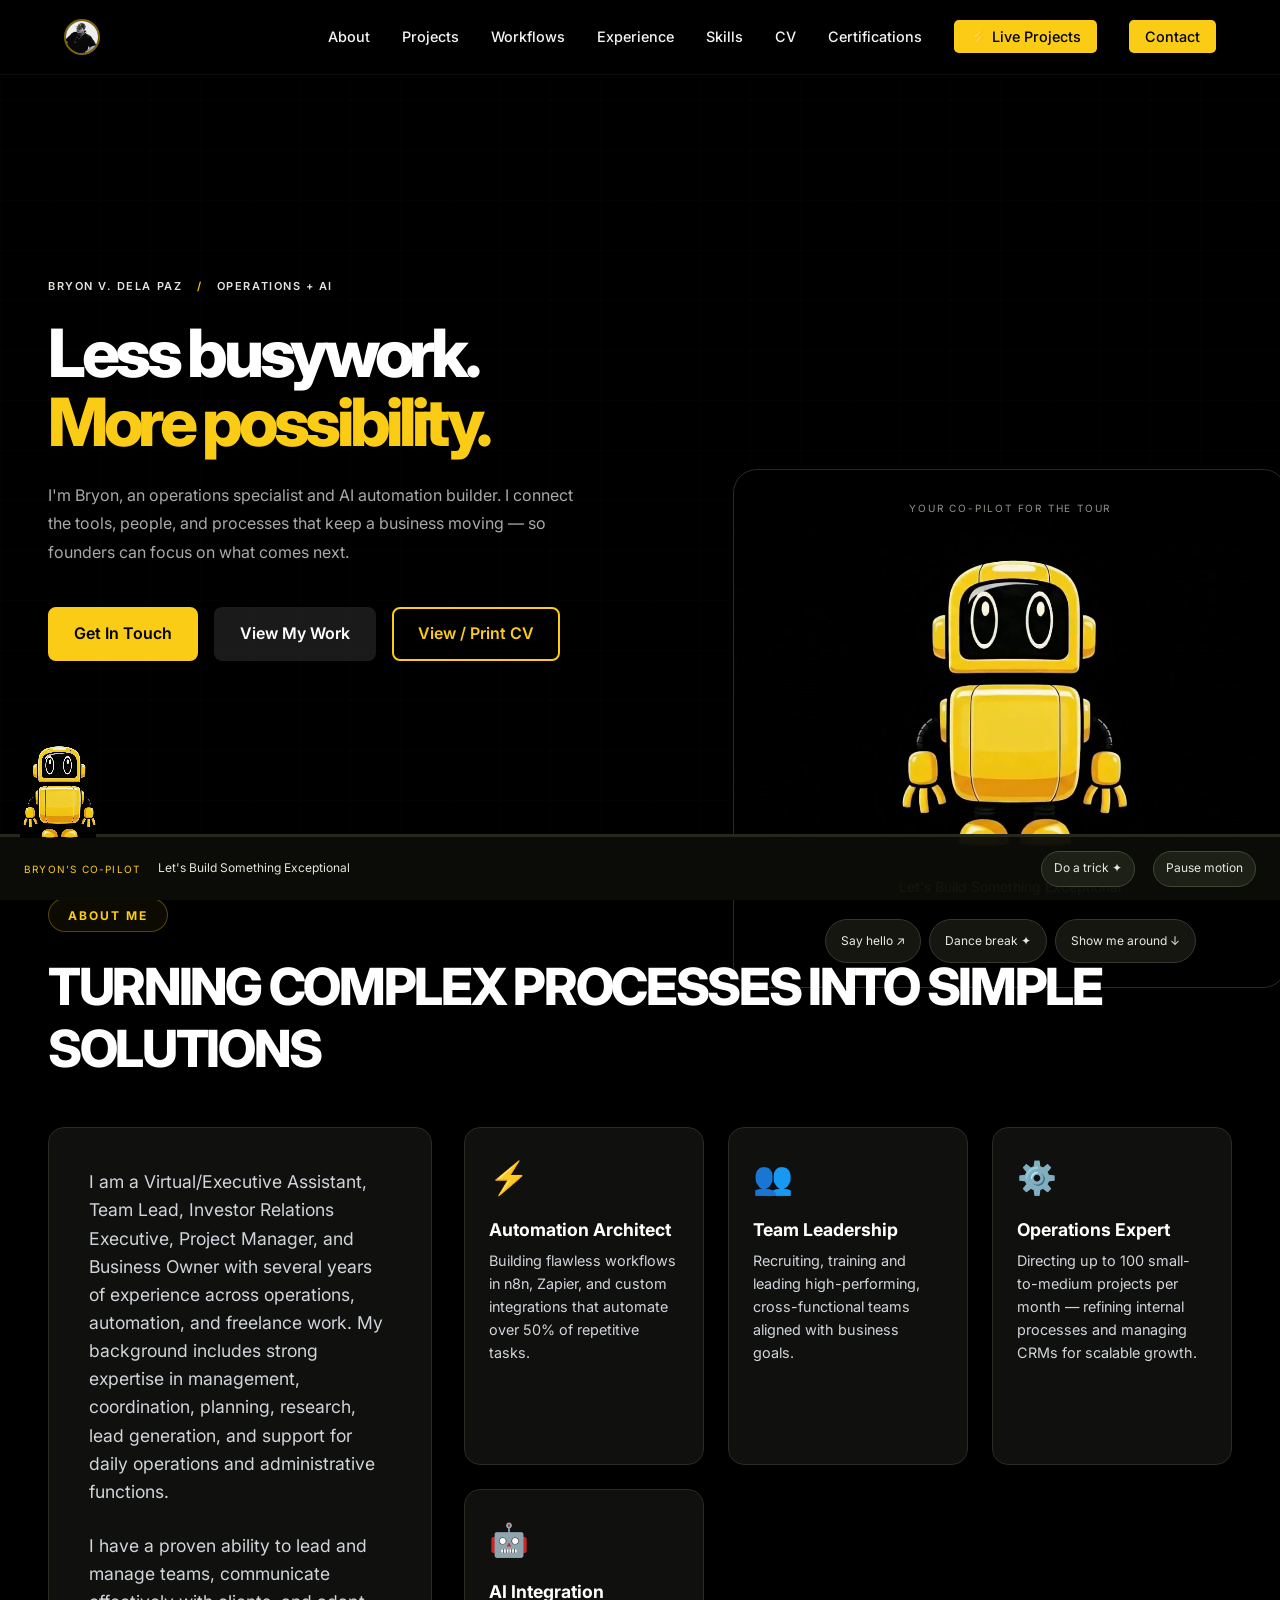
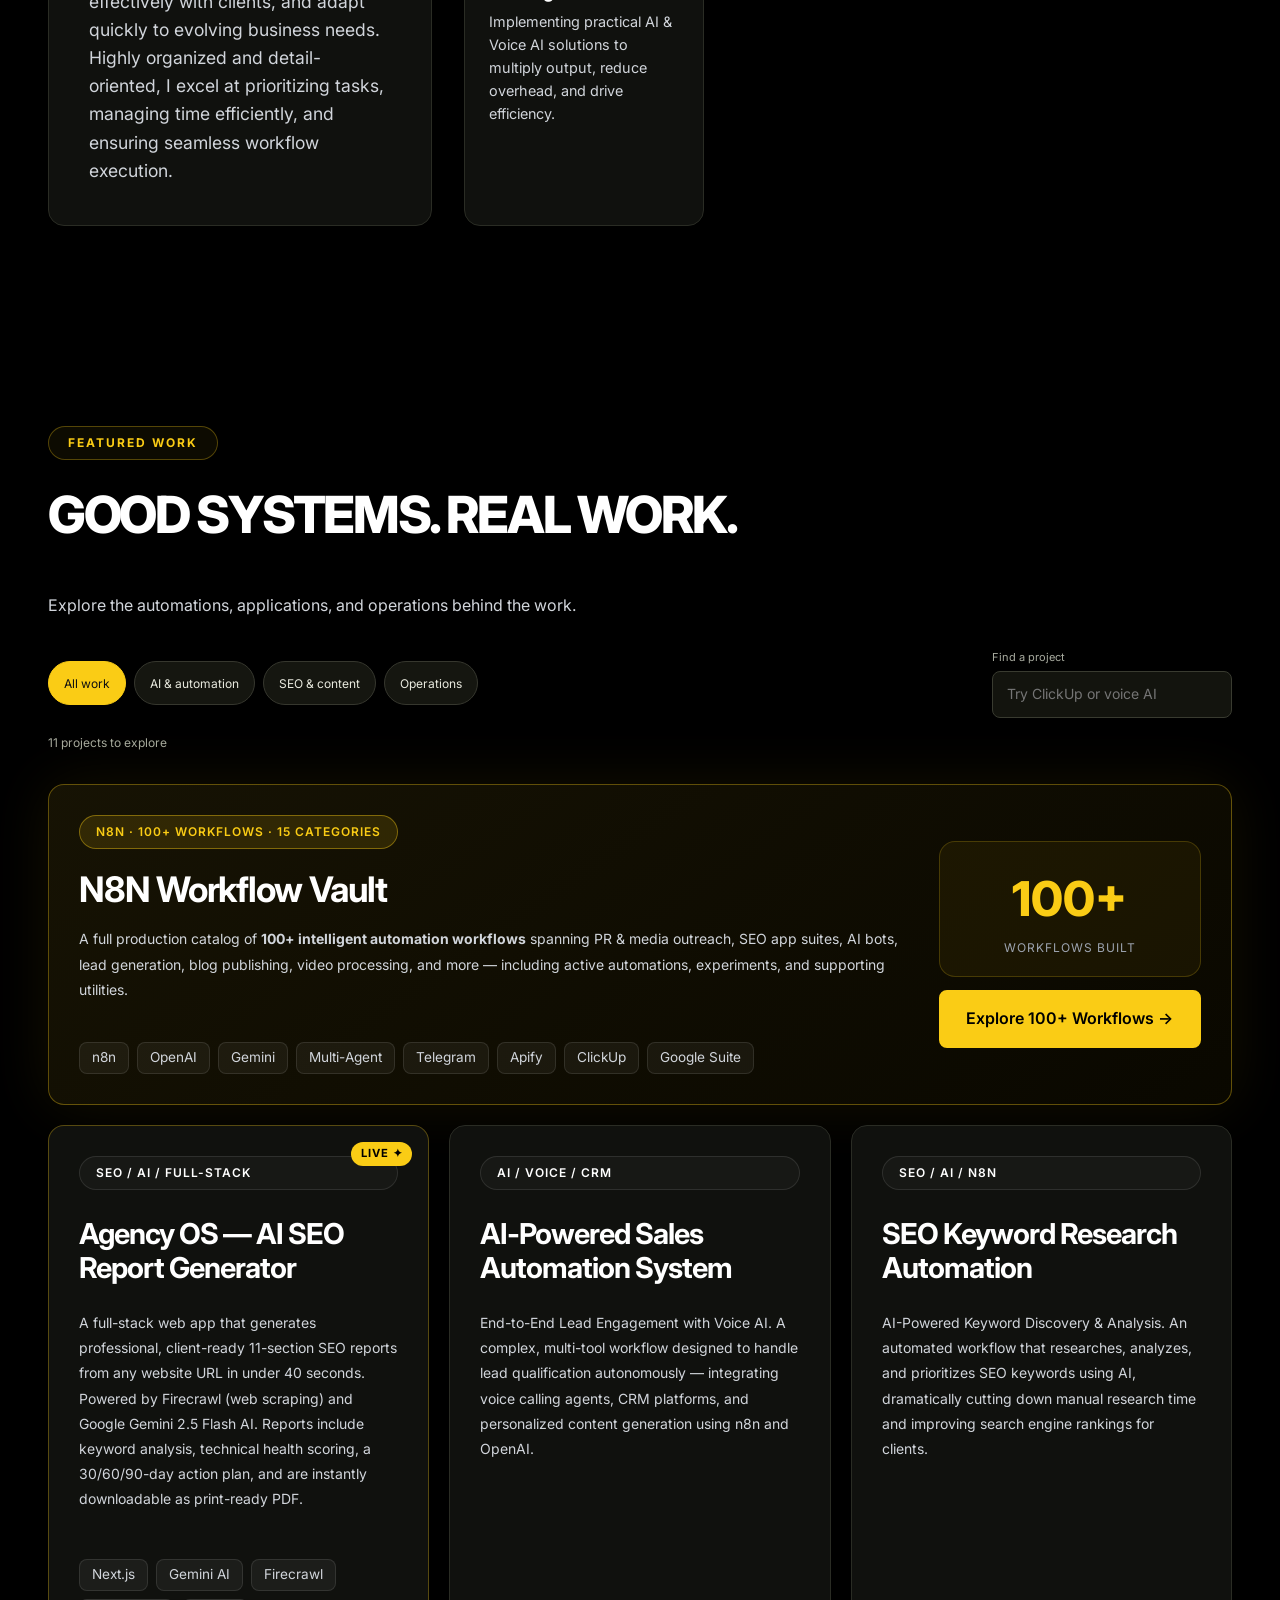
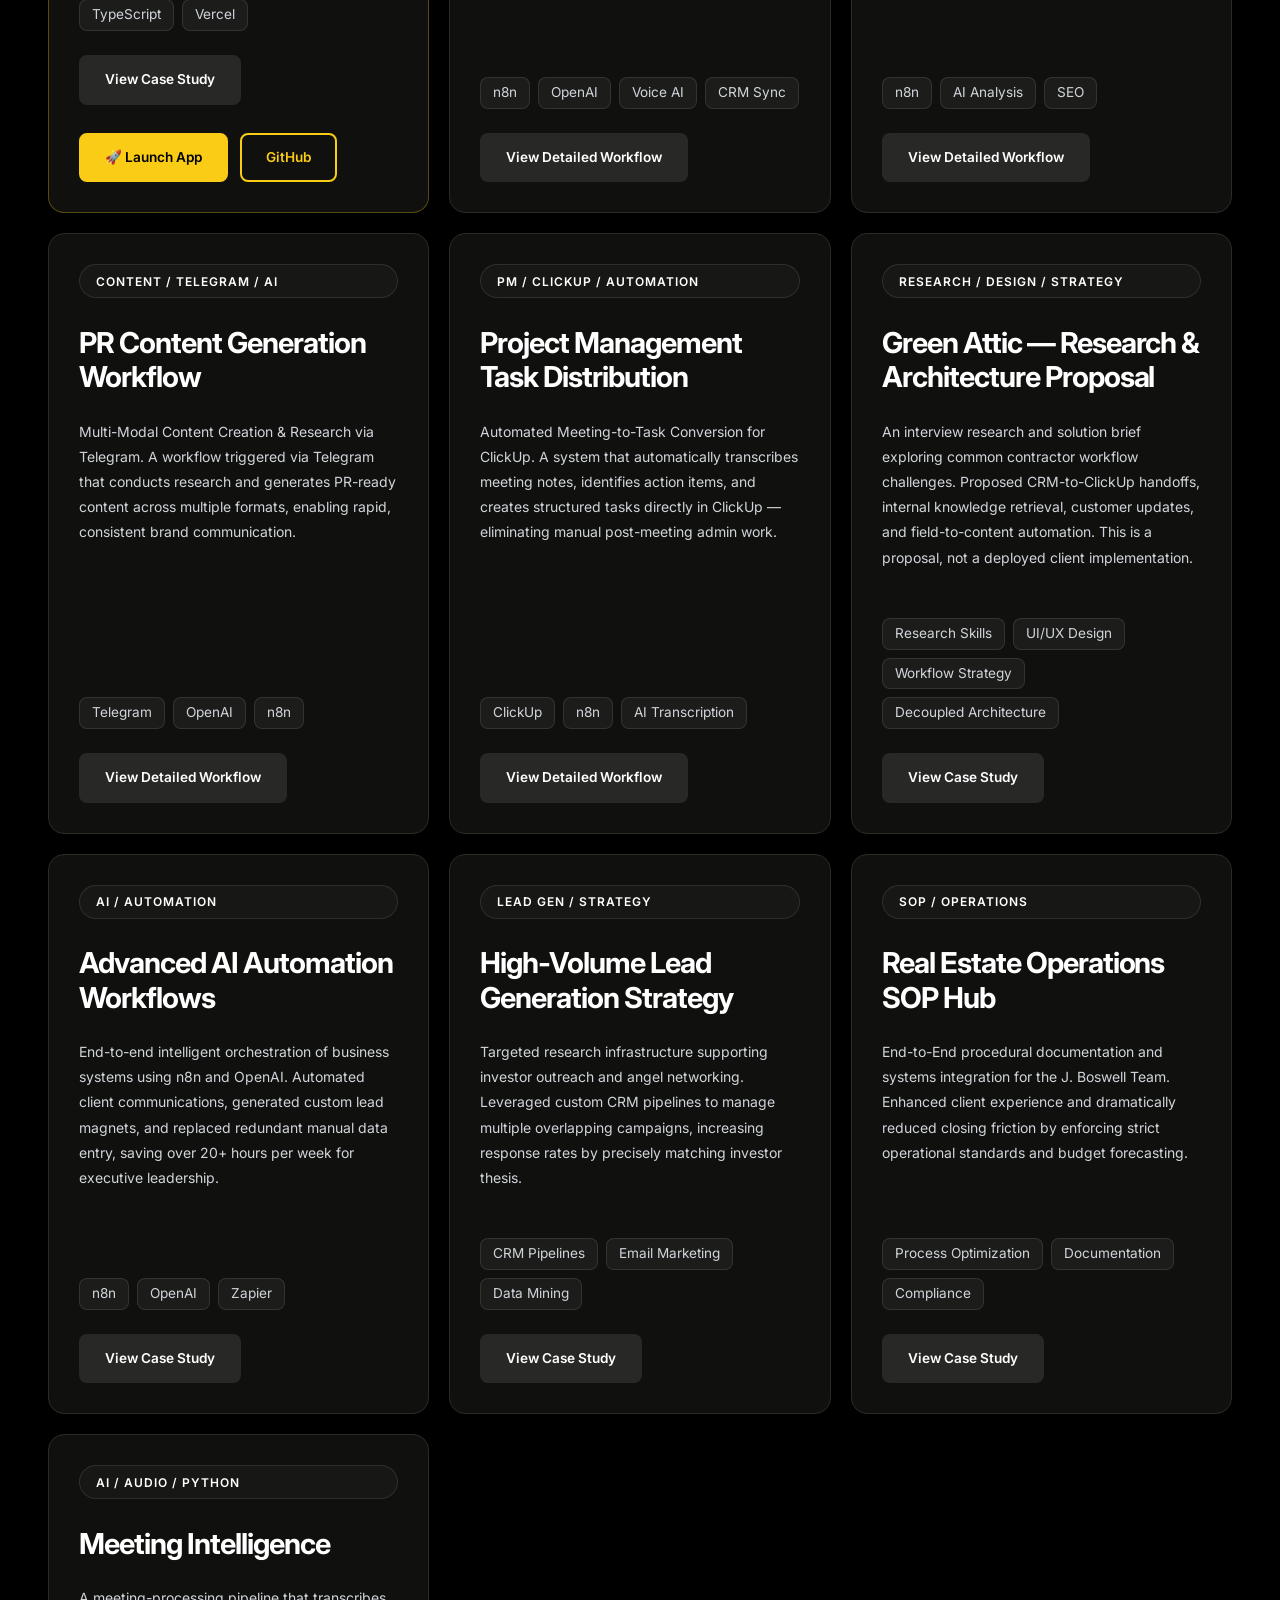
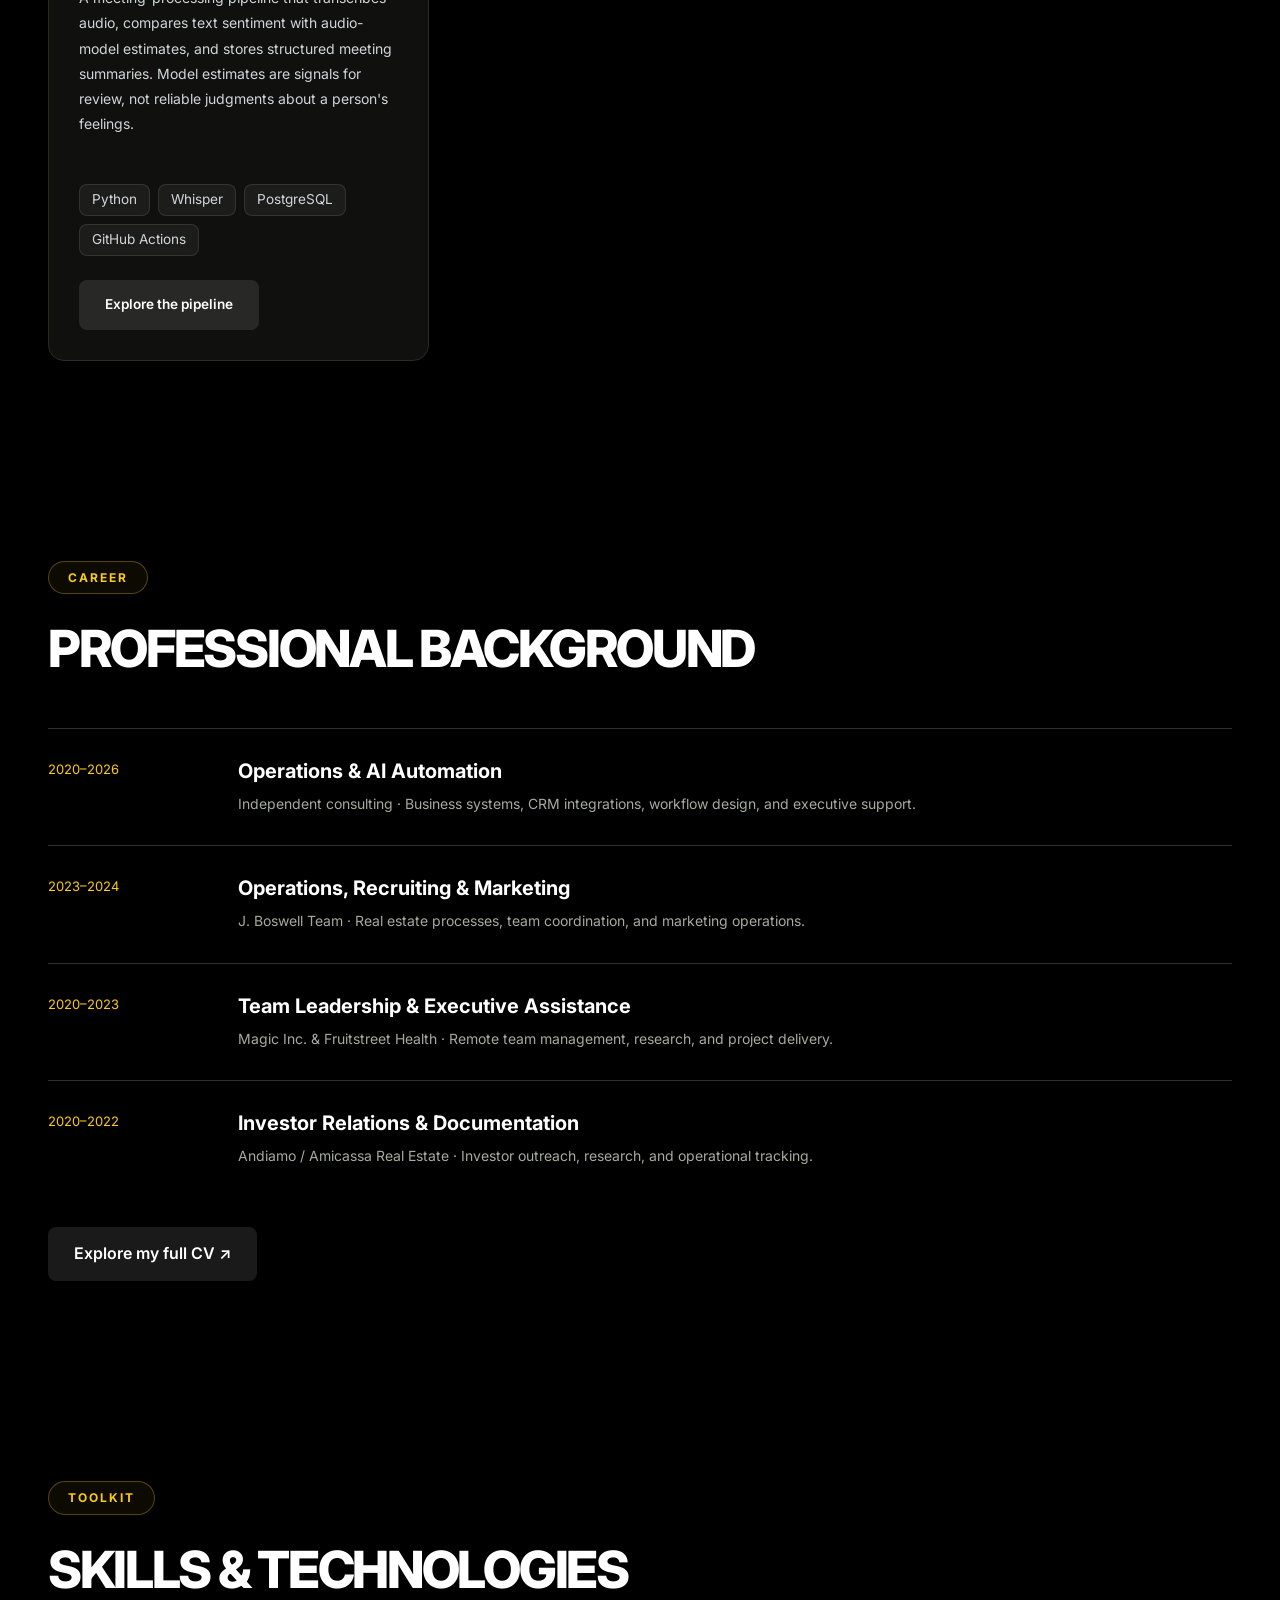
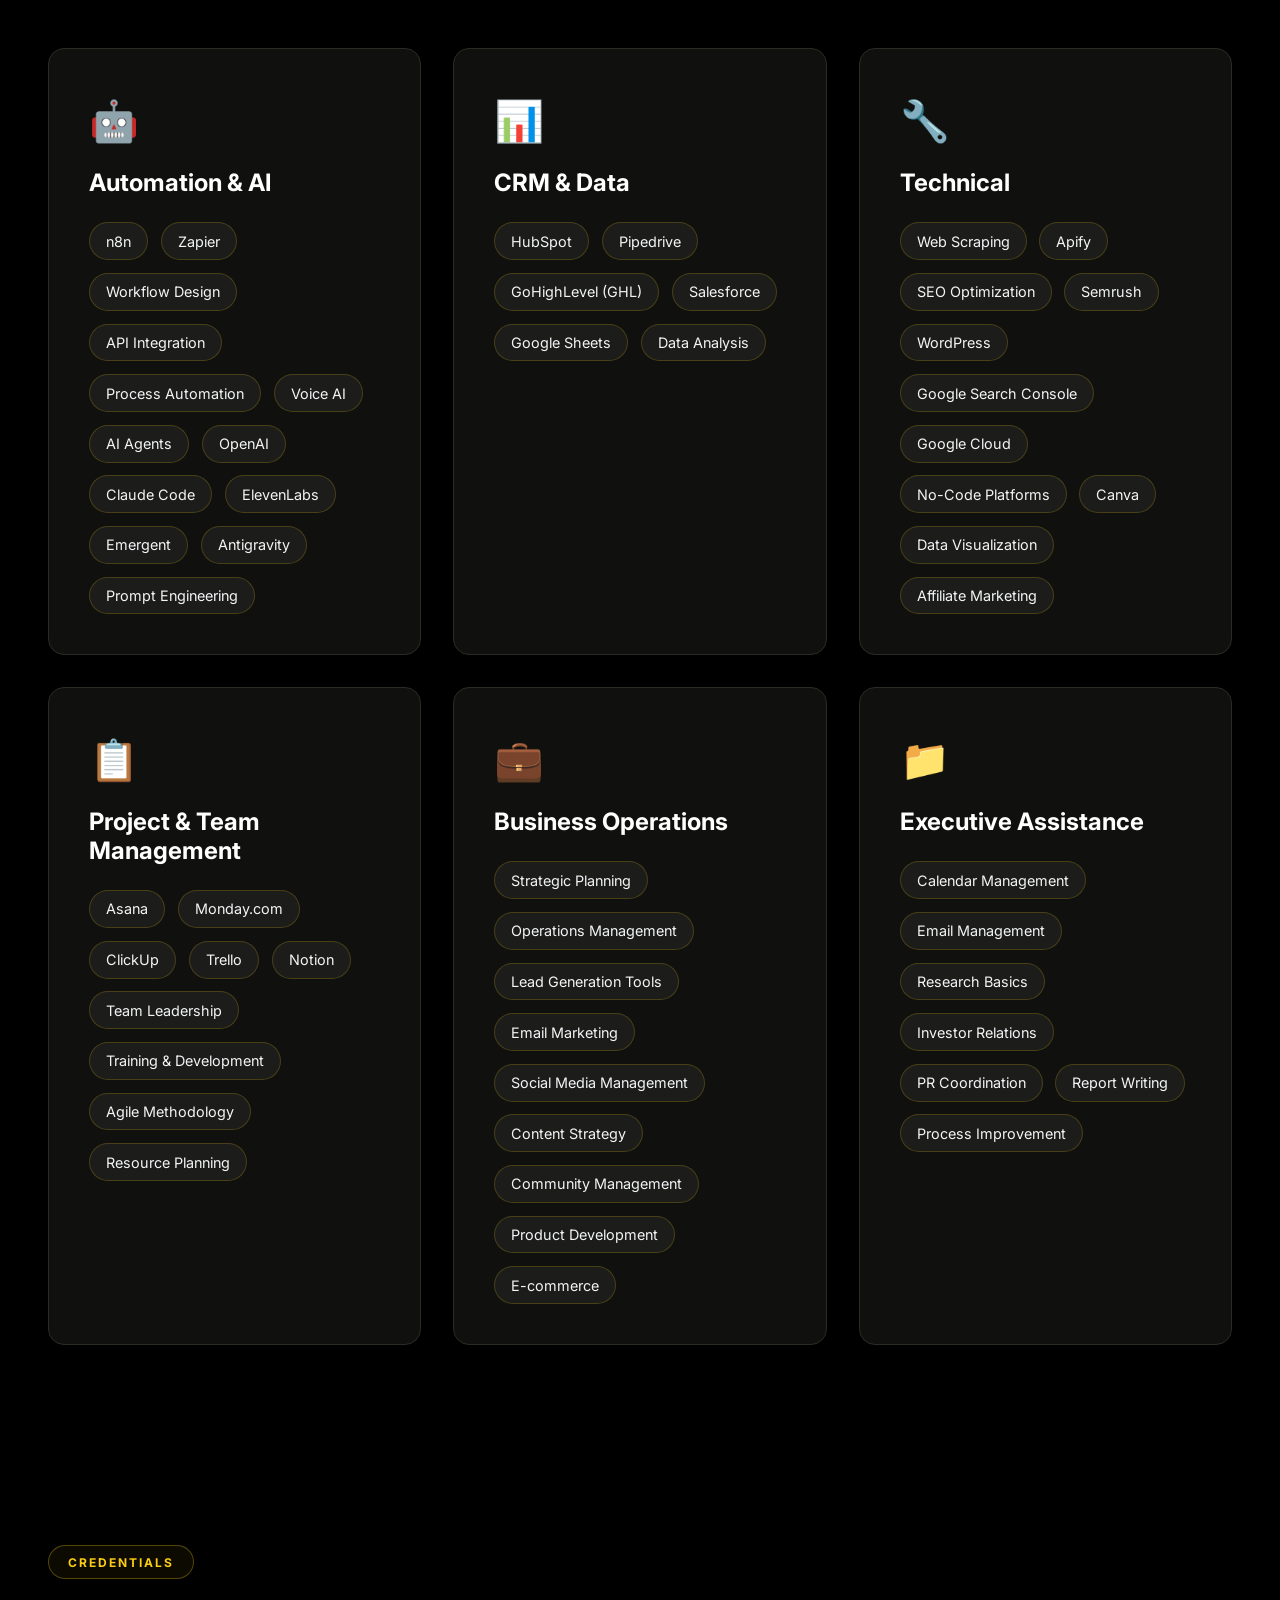
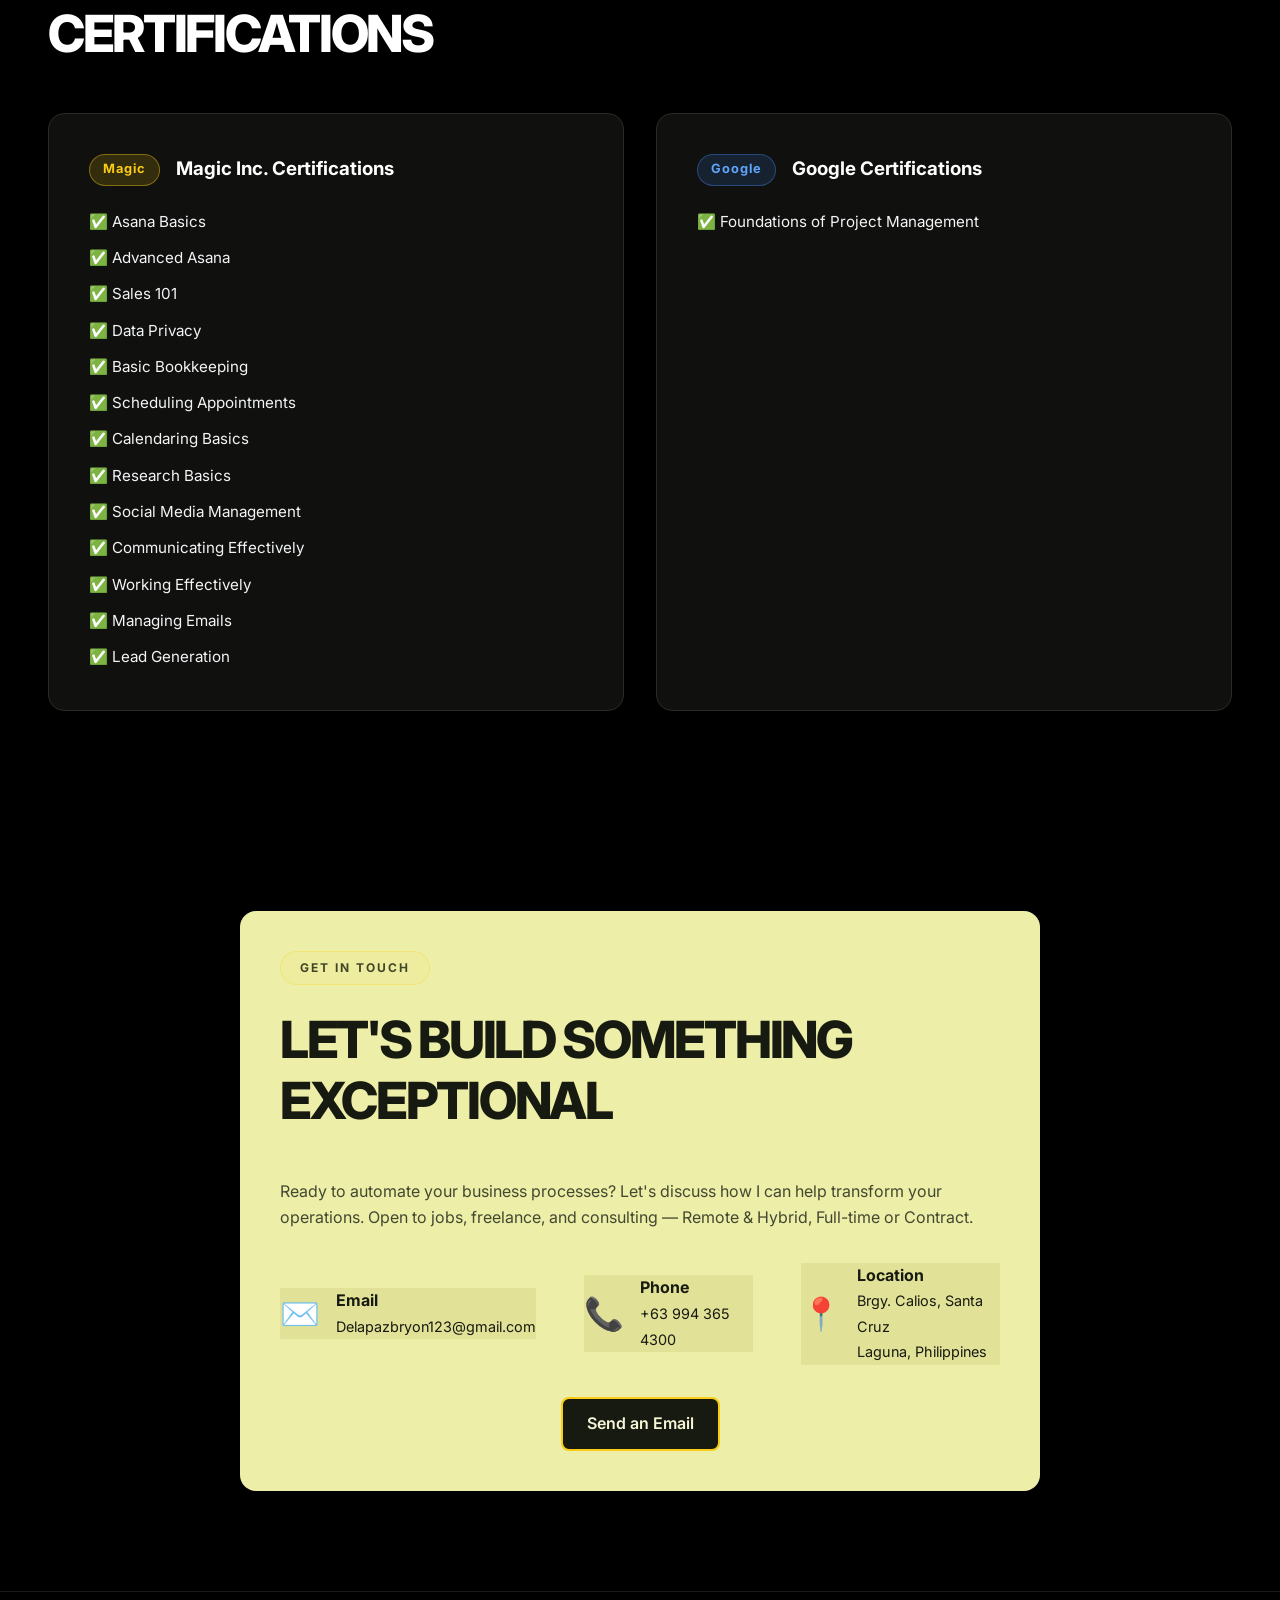
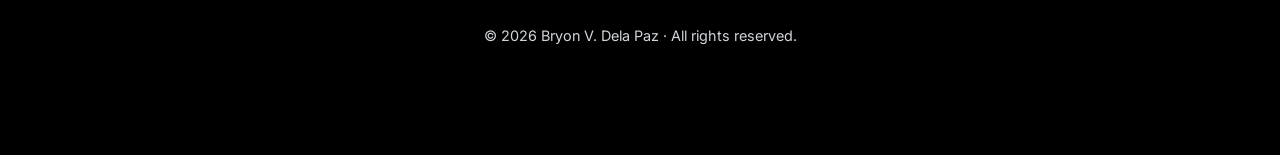
<file: index.html>
<!DOCTYPE html>
<html lang="en">

<head>
    <meta charset="UTF-8">
    <meta name="viewport" content="width=device-width, initial-scale=1.0">
    <meta name="description"
        content="Bryon V. Dela Paz - Virtual/Executive Assistant, Operations & AI Automation Expert. Helping founders reclaim time through intelligent automation.">
    <title>Bryon V. Dela Paz | Operations & AI Automation Expert</title>
    <link href="https://fonts.googleapis.com/css2?family=Inter:wght@300;400;500;600;700;800&display=swap"
        rel="stylesheet">
    <link rel="stylesheet" href="styles.css">
<link rel="stylesheet" href="experience.css">
</head>

<body class="portfolio-home">

    <div class="bg-grid"></div>

    <!-- Navbar -->
    <nav id="navbar">
        <div class="nav-content">
            <a href="#home" class="logo" style="display:inline-flex;align-items:center;gap:0.6rem;text-decoration:none;">
                <img src="Picture.png.avif" alt="Bryon V. Dela Paz" style="width:36px;height:36px;border-radius:50%;object-fit:cover;border:2px solid rgba(250,204,21,0.5);">
            </a>
            <ul class="nav-links">
                <li><a href="#about">About</a></li>
                <li><a href="#automations">Projects</a></li>
                <li><a href="n8n-workflows.html">Workflows</a></li>
                <li><a href="#experience">Experience</a></li>
                <li><a href="#skills">Skills</a></li>
                <li><a href="cv.html">CV</a></li>
                <li><a href="#certifications">Certifications</a></li>
                <li><a href="live-projects.html" class="btn-nav" style="background: var(--accent-yellow); color: #000;">⚡ Live Projects</a></li>
                <li><a href="#contact" class="btn-nav">Contact</a></li>
            </ul>
            <button class="mobile-menu-btn" aria-label="Toggle menu">
                <span class="bar"></span>
                <span class="bar"></span>
                <span class="bar"></span>
            </button>
        </div>
    </nav>

    <!-- Mobile Menu -->
    <div class="mobile-menu">
        <ul class="mobile-links">
            <li><a href="#about">About</a></li>
            <li><a href="#automations">Projects</a></li>
            <li><a href="n8n-workflows.html">Workflows</a></li>
            <li><a href="#experience">Experience</a></li>
            <li><a href="#skills">Skills</a></li>
            <li><a href="cv.html">CV</a></li>
            <li><a href="#certifications">Certifications</a></li>
            <li><a href="live-projects.html">⚡ Live Projects</a></li>
            <li><a href="#contact">Contact</a></li>
        </ul>
    </div>

    <main>
        <!-- Hero Section -->
        <section id="home" class="hero section-padding reveal">
            <div class="hero-content">
                <p class="eyebrow">BRYON V. DELA PAZ <span> / </span> OPERATIONS + AI</p>
                <h1 class="hero-title">
                    <span class="text-white">Less busywork.</span>
                    <span class="text-yellow"> More possibility.</span>
                </h1>
                <p class="hero-subtitle">I'm Bryon, an operations specialist and AI automation builder. I connect the tools, people, and processes that keep a business moving — so founders can focus on what comes next.</p>
                <div class="hero-actions">
                    <a href="mailto:Delapazbryon123@gmail.com" class="btn-primary">Get In Touch</a>
                    <a href="#automations" class="btn-secondary">View My Work</a>
                    <a href="cv.html" class="btn-outline">View / Print CV</a>
                </div>
            </div>
            <div class="hero-image-wrap">
                <div class="robot-stage"><span class="stage-label">YOUR CO-PILOT FOR THE TOUR</span><canvas id="heroCanvas" class="hero-canvas" width="1280" height="720" role="img" aria-label="Bryon's yellow robot companion"></canvas><p id="robot-caption">Big ideas. Little robot.</p><div class="robot-actions"><button type="button" data-robot-action="wave">Say hello ↗</button><button type="button" data-robot-action="dance">Dance break ✦</button><button type="button" data-robot-action="tour">Show me around ↓</button></div></div>
            </div>
        </section>

        <!-- About Me -->
        <section id="about" class="about section-padding reveal">
            <div class="section-header">
                <span class="section-label">ABOUT ME</span>
                <h2>Turning Complex Processes Into Simple Solutions</h2>
            </div>

            <div class="about-grid">
                <div class="about-text glass-card glow-card">
                    <p>
                        I am a Virtual/Executive Assistant, Team Lead, Investor Relations Executive, Project Manager,
                        and Business Owner with several years of experience across operations, automation, and freelance
                        work. My background includes strong expertise in management, coordination, planning, research,
                        lead generation, and support for daily operations and administrative functions.
                    </p>
                    <br>
                    <p>
                        I have a proven ability to lead and manage teams, communicate effectively with clients, and
                        adapt quickly to evolving business needs. Highly organized and detail-oriented, I excel at
                        prioritizing tasks, managing time efficiently, and ensuring seamless workflow execution.
                    </p>
                </div>

                <div class="about-pillars">
                    <div class="pillar glass-card hover-lift">
                        <div class="pillar-icon">&#9889;</div>
                        <h3>Automation Architect</h3>
                        <p>Building flawless workflows in n8n, Zapier, and custom integrations that automate over 50% of
                            repetitive tasks.</p>
                    </div>
                    <div class="pillar glass-card hover-lift">
                        <div class="pillar-icon">&#128101;</div>
                        <h3>Team Leadership</h3>
                        <p>Recruiting, training and leading high-performing, cross-functional teams aligned with
                            business goals.</p>
                    </div>
                    <div class="pillar glass-card hover-lift">
                        <div class="pillar-icon">&#9881;&#65039;</div>
                        <h3>Operations Expert</h3>
                        <p>Directing up to 100 small-to-medium projects per month &mdash; refining internal processes and managing
                            CRMs for
                            scalable growth.</p>
                    </div>
                    <div class="pillar glass-card hover-lift">
                        <div class="pillar-icon">&#129302;</div>
                        <h3>AI Integration</h3>
                        <p>Implementing practical AI &amp; Voice AI solutions to multiply output, reduce overhead, and
                            drive
                            efficiency.</p>
                    </div>
                </div>
            </div>
        </section>

        <!-- Featured Work / Projects -->
        <section id="automations" class="automations section-padding reveal">
            <div class="section-header center">
                <span class="section-label">FEATURED WORK</span>
                <h2>Good systems. Real work.</h2><p>Explore the automations, applications, and operations behind the work.</p>
            </div>

            <div class="project-controls" role="group" aria-label="Filter projects"><button type="button" data-filter="all" aria-pressed="true">All work</button><button type="button" data-filter="AI">AI &amp; automation</button><button type="button" data-filter="SEO">SEO &amp; content</button><button type="button" data-filter="Operations">Operations</button><label class="project-search">Find a project <input type="search" id="project-search" placeholder="Try ClickUp or voice AI"></label></div><p id="project-count" role="status"></p>
            <div id="dynamic-projects-grid" class="projects-grid">
                <!-- Projects are now generated dynamically via script.js for easy updates! -->
            </div>
        </section>

        <!-- Professional Experience Summary -->
        <section id="experience" class="experience section-padding reveal active">
            <div class="section-header center">
                <span class="section-label">CAREER</span>
                <h2>Professional Background</h2>
            </div>

            <div class="career-list"><article><span>2020–2026</span><div><h3>Operations &amp; AI Automation</h3><p>Independent consulting · Business systems, CRM integrations, workflow design, and executive support.</p></div></article><article><span>2023–2024</span><div><h3>Operations, Recruiting &amp; Marketing</h3><p>J. Boswell Team · Real estate processes, team coordination, and marketing operations.</p></div></article><article><span>2020–2023</span><div><h3>Team Leadership &amp; Executive Assistance</h3><p>Magic Inc. &amp; Fruitstreet Health · Remote team management, research, and project delivery.</p></div></article><article><span>2020–2022</span><div><h3>Investor Relations &amp; Documentation</h3><p>Andiamo / Amicassa Real Estate · Investor outreach, research, and operational tracking.</p></div></article></div><a href="cv.html" class="btn-secondary">Explore my full CV ↗</a>
        </section>

        <!-- Skills Section -->
        <section id="skills" class="skills section-padding reveal">
            <div class="section-header center">
                <span class="section-label">TOOLKIT</span>
                <h2>Skills &amp; Technologies</h2>
            </div>

            <div class="skills-grid">
                <div class="skill-category glass-card glow-card">
                    <div class="category-icon">&#129302;</div>
                    <h3>Automation &amp; AI</h3>
                    <div class="skill-tags">
                        <span>n8n</span><span>Zapier</span><span>Workflow Design</span>
                        <span>API Integration</span><span>Process Automation</span><span>Voice AI</span><span>AI Agents</span>
                        <span>OpenAI</span><span>Claude Code</span><span>ElevenLabs</span>
                        <span>Emergent</span><span>Antigravity</span><span>Prompt Engineering</span>
                    </div>
                </div>

                <div class="skill-category glass-card glow-card">
                    <div class="category-icon">&#128202;</div>
                    <h3>CRM &amp; Data</h3>
                    <div class="skill-tags">
                        <span>HubSpot</span><span>Pipedrive</span><span>GoHighLevel (GHL)</span><span>Salesforce</span>
                        <span>Google Sheets</span><span>Data Analysis</span>
                    </div>
                </div>

                <div class="skill-category glass-card glow-card">
                    <div class="category-icon">&#128295;</div>
                    <h3>Technical</h3>
                    <div class="skill-tags">
                        <span>Web Scraping</span><span>Apify</span><span>SEO Optimization</span><span>Semrush</span><span>WordPress</span>
                        <span>Google Search Console</span><span>Google Cloud</span>
                        <span>No-Code Platforms</span><span>Canva</span><span>Data Visualization</span><span>Affiliate Marketing</span>
                    </div>
                </div>

                <div class="skill-category glass-card glow-card">
                    <div class="category-icon">&#128203;</div>
                    <h3>Project &amp; Team Management</h3>
                    <div class="skill-tags">
                        <span>Asana</span><span>Monday.com</span><span>ClickUp</span><span>Trello</span><span>Notion</span>
                        <span>Team Leadership</span><span>Training &amp; Development</span><span>Agile
                            Methodology</span>
                        <span>Resource Planning</span>
                    </div>
                </div>

                <div class="skill-category glass-card glow-card">
                    <div class="category-icon">&#128188;</div>
                    <h3>Business Operations</h3>
                    <div class="skill-tags">
                        <span>Strategic Planning</span><span>Operations Management</span><span>Lead Generation Tools</span>
                        <span>Email Marketing</span><span>Social Media Management</span><span>Content Strategy</span>
                        <span>Community Management</span><span>Product Development</span><span>E-commerce</span>
                    </div>
                </div>

                <div class="skill-category glass-card glow-card">
                    <div class="category-icon">&#128193;</div>
                    <h3>Executive Assistance</h3>
                    <div class="skill-tags">
                        <span>Calendar Management</span><span>Email Management</span><span>Research Basics</span>
                        <span>Investor Relations</span><span>PR Coordination</span><span>Report Writing</span>
                        <span>Process Improvement</span>
                    </div>
                </div>
            </div>
        </section>

        <!-- Certifications -->
        <section id="certifications" class="certifications section-padding reveal">
            <div class="section-header center">
                <span class="section-label">CREDENTIALS</span>
                <h2>Certifications</h2>
            </div>

            <div class="certs-grid">
                <div class="cert-group glass-card glow-card">
                    <div class="cert-issuer">
                        <span class="cert-badge magic">Magic</span>
                        <h3>Magic Inc. Certifications</h3>
                    </div>
                    <ul class="cert-list">
                        <li>&#9989; Asana Basics</li><li>&#9989; Advanced Asana</li><li>&#9989; Sales 101</li><li>&#9989; Data Privacy</li><li>&#9989; Basic Bookkeeping</li><li>&#9989; Scheduling Appointments</li>
                        <li>&#9989; Calendaring Basics</li>
                        <li>&#9989; Research Basics</li>
                        <li>&#9989; Social Media Management</li>
                        <li>&#9989; Communicating Effectively</li>
                        <li>&#9989; Working Effectively</li>
                        <li>&#9989; Managing Emails</li>
                        <li>&#9989; Lead Generation</li>
                    </ul>
                </div>

                <div class="cert-group glass-card glow-card">
                    <div class="cert-issuer">
                        <span class="cert-badge google">Google</span>
                        <h3>Google Certifications</h3>
                    </div>
                    <ul class="cert-list">
                        <li>&#9989; Foundations of Project Management</li>
                    </ul>
                </div>
            </div>
        </section>

        <!-- Contact Section -->
        <section id="contact" class="contact section-padding reveal">
            <div class="contact-container glass-card outline">
                <div class="section-header center">
                    <span class="section-label">GET IN TOUCH</span>
                    <h2>Let's Build Something Exceptional</h2>
                    <p>Ready to automate your business processes? Let's discuss how I can help transform your
                        operations. Open to jobs, freelance, and consulting &mdash; Remote &amp; Hybrid, Full-time or
                        Contract.
                    </p>
                </div>

                <div class="contact-info">
                    <a href="mailto:Delapazbryon123@gmail.com" class="contact-item hover-lift">
                        <span class="contact-icon">&#9993;&#65039;</span>
                        <div>
                            <span class="contact-title">Email</span>
                            <span class="contact-detail">Delapazbryon123@gmail.com</span>
                        </div>
                    </a>

                    <a href="tel:+639943654300" class="contact-item hover-lift">
                        <span class="contact-icon">&#128222;</span>
                        <div>
                            <span class="contact-title">Phone</span>
                            <span class="contact-detail">+63 994 365 4300</span>
                        </div>
                    </a>

                    <div class="contact-item">
                        <span class="contact-icon">&#128205;</span>
                        <div>
                            <span class="contact-title">Location</span>
                            <span class="contact-detail">Brgy. Calios, Santa Cruz<br>Laguna, Philippines</span>
                        </div>
                    </div>
                </div>

                <div class="contact-actions">
                    <a href="mailto:Delapazbryon123@gmail.com" class="btn-primary large">Send an Email</a>
                </div>
            </div>
        </section>

    </main>

    <footer>
        <div class="footer-content">
            <p>&copy; <span id="year"></span> Bryon V. Dela Paz &middot; All rights reserved.</p>
        </div>
    </footer>

    <script src="script.js"></script>
<script src="experience.js"></script>
</body>

</html>
</file>
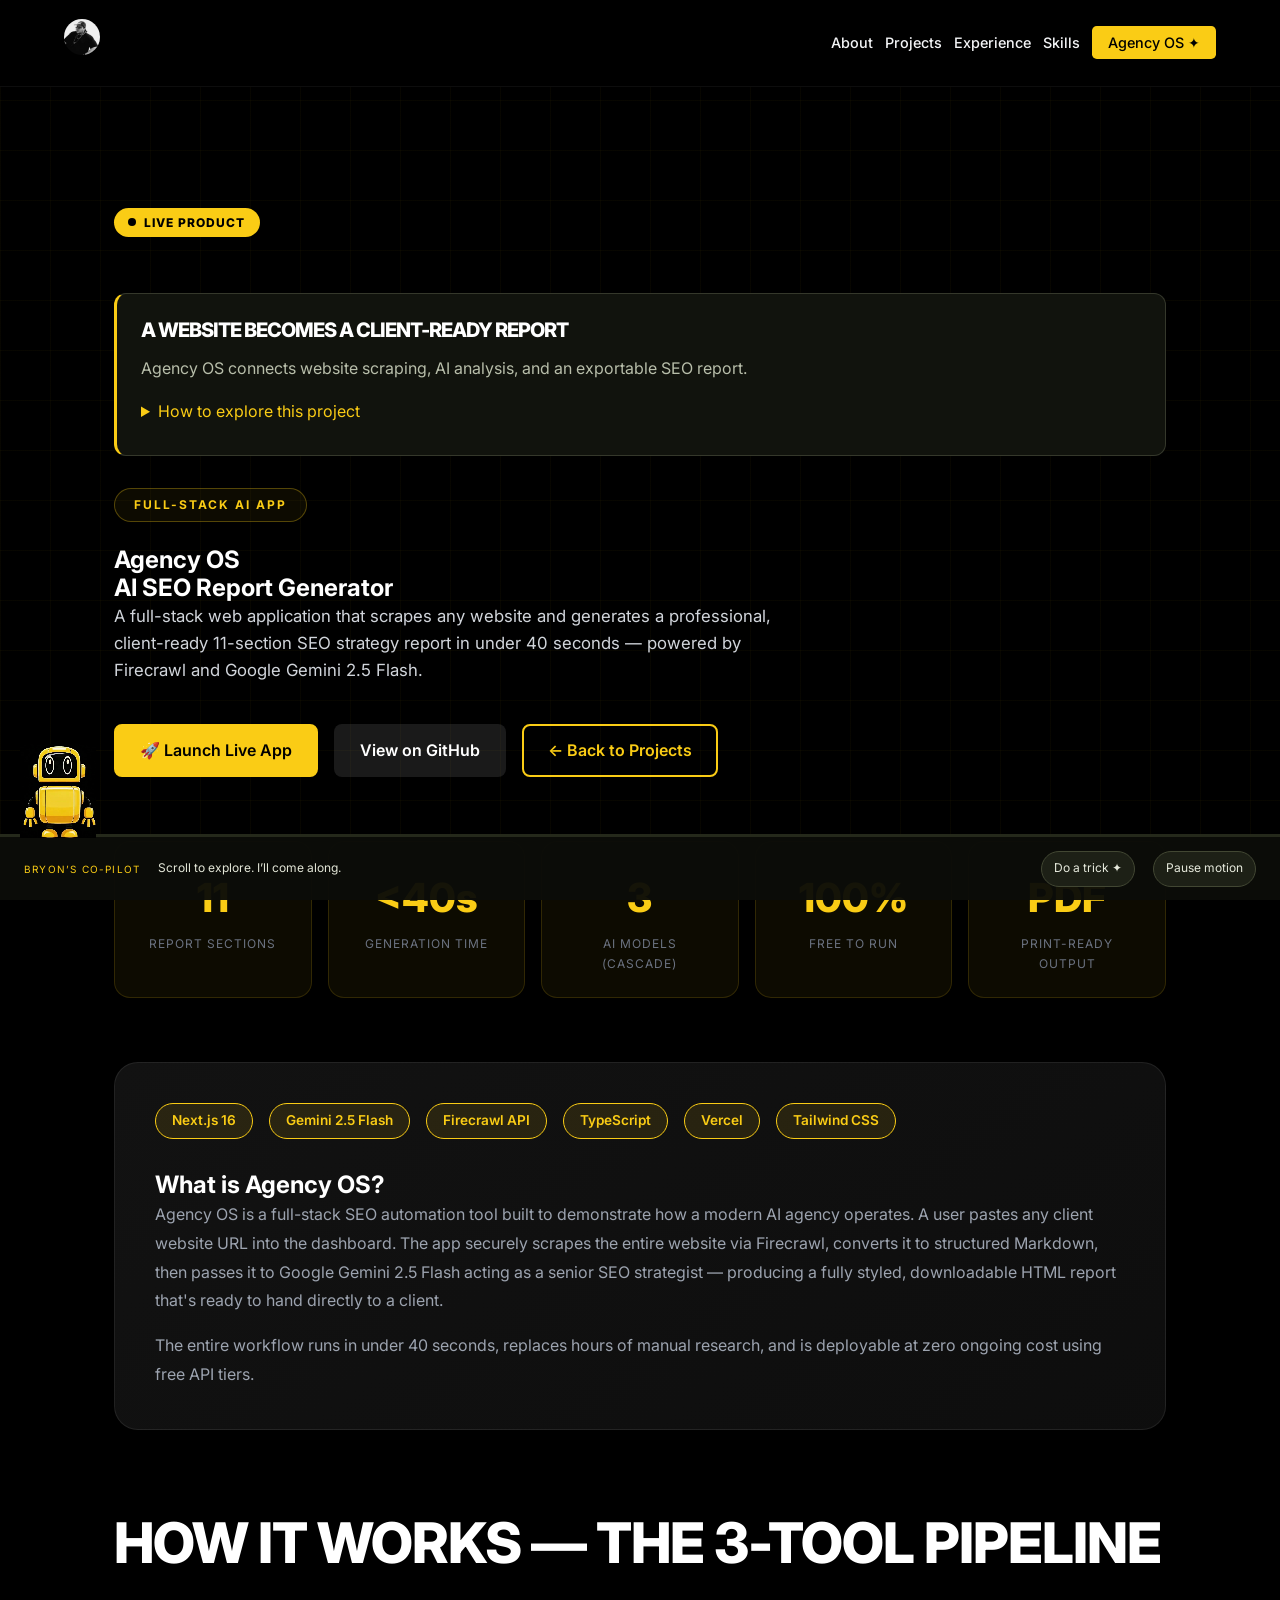
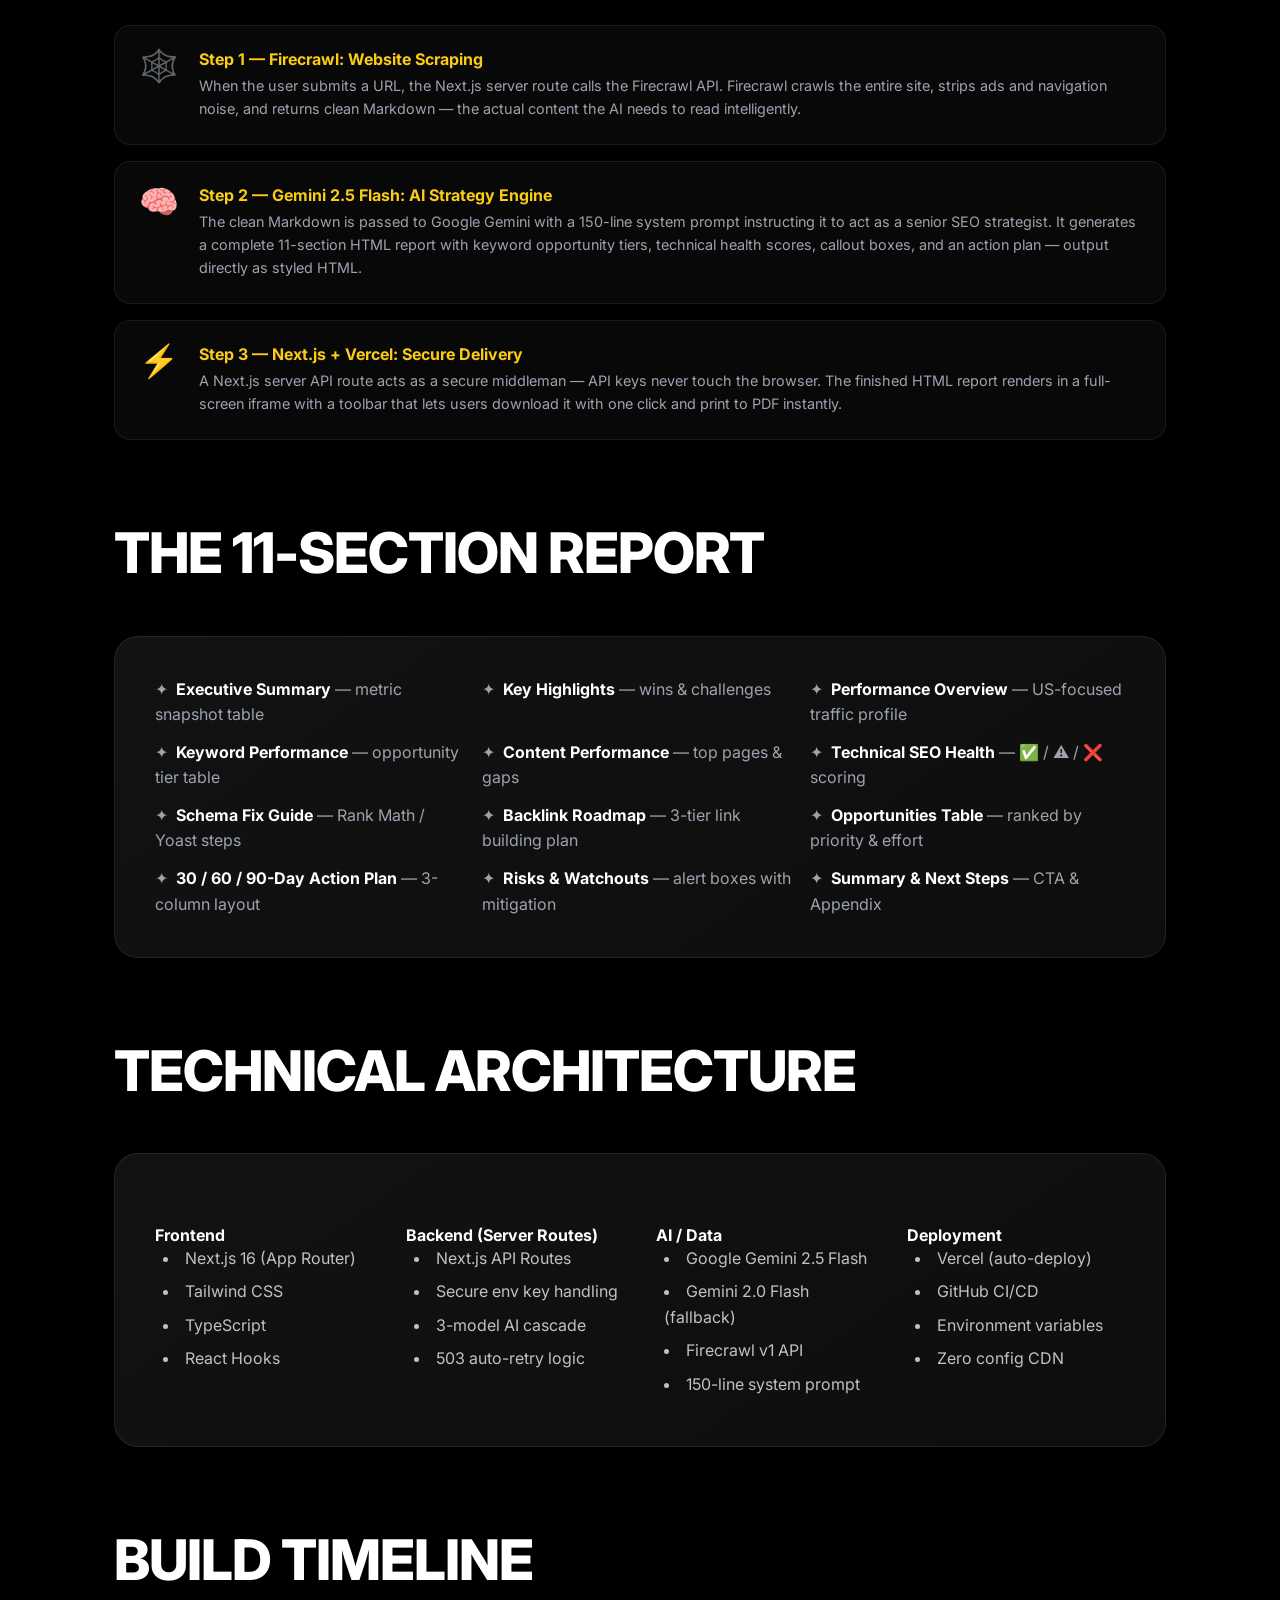
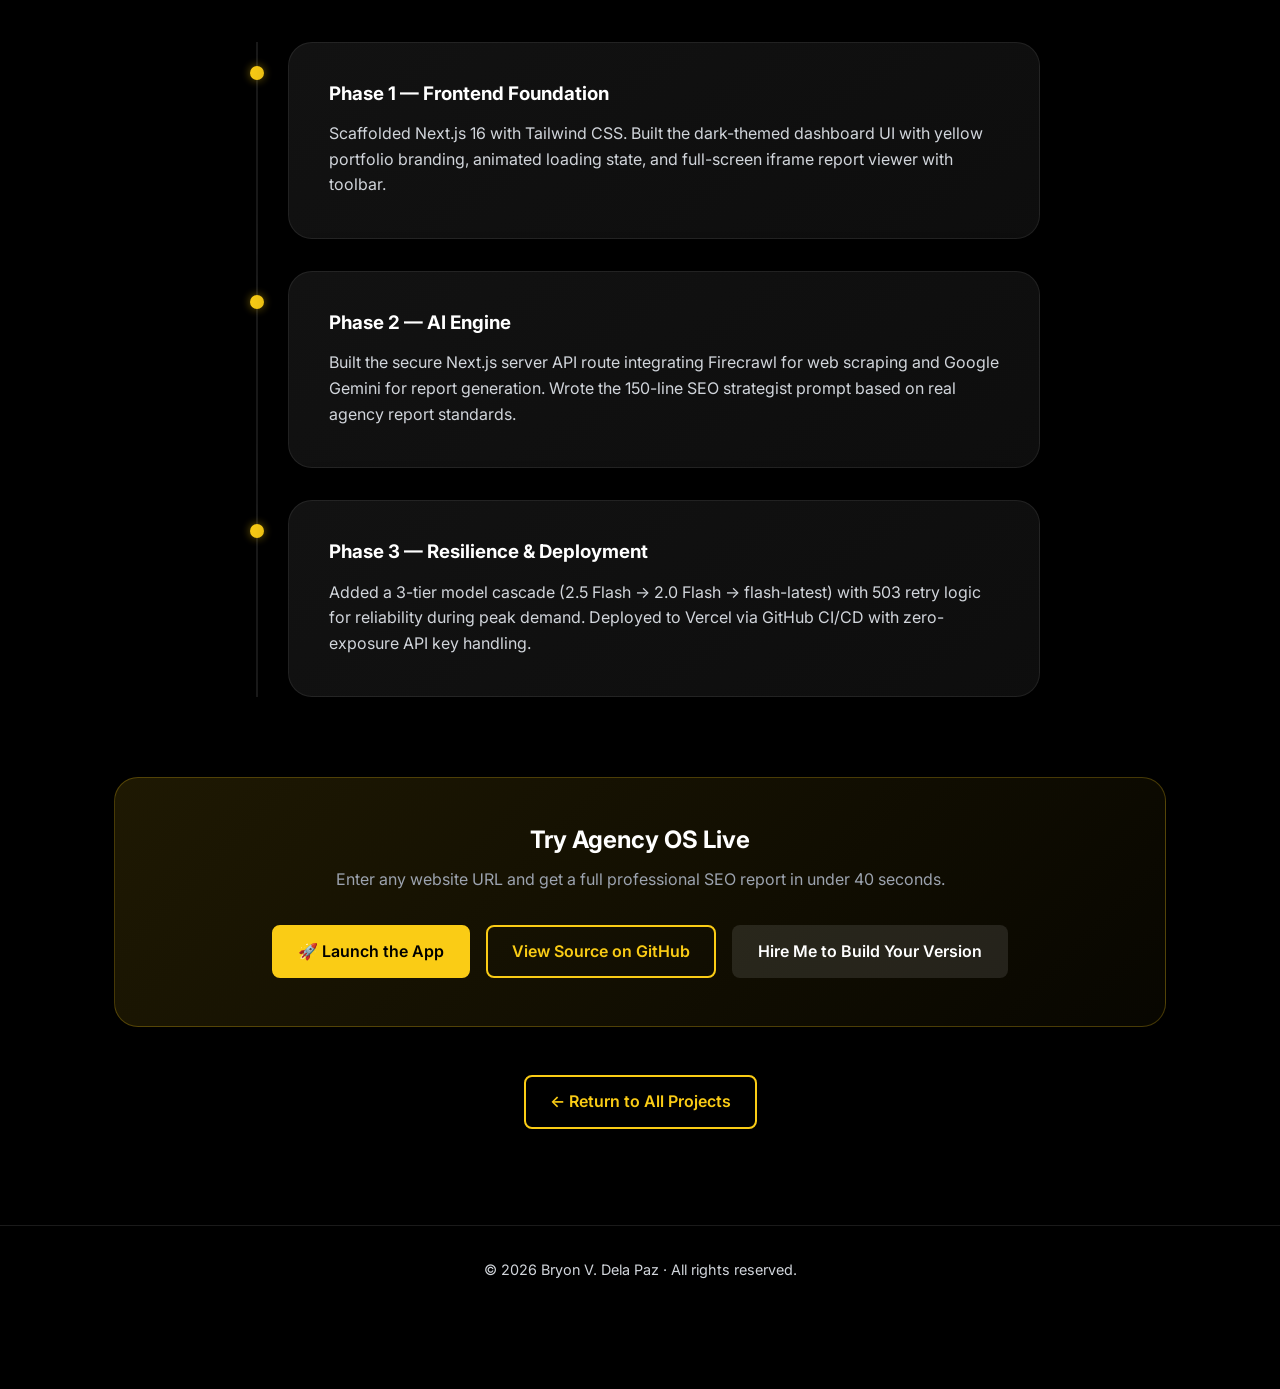
<file: agency-os.html>
<!DOCTYPE html>
<html lang="en">

<head>
    <meta charset="UTF-8">
    <meta name="viewport" content="width=device-width, initial-scale=1.0">
    <meta name="description" content="Agency OS — AI-powered SEO Report Generator. Built by Bryon V. Dela Paz using Next.js, Google Gemini 2.5 Flash, and Firecrawl.">
    <title>Agency OS — AI SEO Report Generator | Bryon V. Dela Paz</title>
    <link href="https://fonts.googleapis.com/css2?family=Inter:wght@300;400;500;600;700;800&display=swap" rel="stylesheet">
    <link rel="stylesheet" href="styles.css">
    <style>
        .pill {
            background: rgba(250, 204, 21, 0.1);
            border: 1px solid var(--accent-yellow);
            color: var(--accent-yellow);
            padding: 0.4rem 1rem;
            border-radius: 20px;
            font-size: 0.85rem;
            font-weight: 600;
            display: inline-block;
            margin-right: 0.5rem;
            margin-bottom: 0.5rem;
        }
        .live-badge {
            display: inline-flex;
            align-items: center;
            gap: 0.5rem;
            background: #FACC15;
            color: #000;
            font-size: 0.75rem;
            font-weight: 800;
            padding: 0.3rem 0.9rem;
            border-radius: 999px;
            letter-spacing: 1px;
            text-transform: uppercase;
            margin-bottom: 1.5rem;
        }
        .live-badge::before {
            content: '';
            width: 8px;
            height: 8px;
            border-radius: 50%;
            background: #000;
            animation: pulse-dot 1.5s infinite;
        }
        @keyframes pulse-dot {
            0%, 100% { opacity: 1; }
            50% { opacity: 0.3; }
        }
        .tool-card {
            display: flex;
            align-items: flex-start;
            gap: 1.25rem;
            padding: 1.5rem;
            border-radius: 1rem;
            background: rgba(255,255,255,0.03);
            border: 1px solid rgba(255,255,255,0.07);
            margin-bottom: 1rem;
        }
        .tool-icon {
            font-size: 2rem;
            line-height: 1;
            flex-shrink: 0;
        }
        .tool-card h4 { color: var(--accent-yellow); margin-bottom: 0.3rem; }
        .tool-card p { font-size: 0.9rem; color: #9CA3AF; margin: 0; }
        .stat-box {
            text-align: center;
            padding: 1.5rem;
            border-radius: 1rem;
            background: rgba(250,204,21,0.05);
            border: 1px solid rgba(250,204,21,0.15);
        }
        .stat-box .num { font-size: 2.5rem; font-weight: 800; color: var(--accent-yellow); }
        .stat-box .label { font-size: 0.75rem; text-transform: uppercase; letter-spacing: 1px; color: #6B7280; margin-top: 0.25rem; }
        .cta-banner {
            background: linear-gradient(135deg, rgba(250,204,21,0.12), rgba(250,204,21,0.03));
            border: 1px solid rgba(250,204,21,0.25);
            border-radius: 1.5rem;
            padding: 3rem;
            text-align: center;
            margin-top: 5rem;
        }
        .cta-banner h2 { color: #fff; margin-bottom: 0.75rem; }
        .cta-banner p { color: #9CA3AF; margin-bottom: 2rem; }
        .btn-group { display: flex; gap: 1rem; justify-content: center; flex-wrap: wrap; }
    </style>
<link rel="stylesheet" href="experience.css">
</head>

<body>

    <div class="bg-grid"></div>

    <!-- Navbar -->
    <nav id="navbar">
        <div class="nav-content">
            <a href="index.html#home" class="logo" aria-label="Bryon Dela Paz home"><img src="Picture.png.avif" alt="Bryon Dela Paz" width="36" height="36" style="border-radius:50%;object-fit:cover"></a>
            <ul class="nav-links">
                <li><a href="index.html#about">About</a></li>
                <li><a href="index.html#automations">Projects</a></li>
                <li><a href="index.html#experience">Experience</a></li>
                <li><a href="index.html#skills">Skills</a></li>
                <li><a href="agency-os.html" class="btn-nav" style="background: var(--accent-yellow); color: #000;">Agency OS ✦</a></li>
            </ul>
        </div>
    </nav>

    <main>
        <section class="section-padding reveal active" style="padding-top: 8rem;">

            <!-- Header -->
            <div class="section-header">
                <div class="live-badge">Live Product</div><aside class="case-context"><h2>A website becomes a client-ready report</h2><p>Agency OS connects website scraping, AI analysis, and an exportable SEO report.</p><details><summary>How to explore this project</summary><p>The public repository documents the report sections and application architecture.</p></details></aside>
                <span class="section-label">FULL-STACK AI APP</span>
                <h1>Agency OS<br>AI SEO Report Generator</h1>
                <p class="hero-subtitle" style="max-width: 680px;">
                    A full-stack web application that scrapes any website and generates a professional,
                    client-ready 11-section SEO strategy report in under 40 seconds — powered by
                    Firecrawl and Google Gemini 2.5 Flash.
                </p>
                <div class="hero-actions" style="margin-top: 2rem;">
                    <a href="https://frontend-seven-wine-36.vercel.app" target="_blank" rel="noopener noreferrer" class="btn-primary">🚀 Launch Live App</a>
                    <a href="https://github.com/delapazbryon123/agency-os-frontend" target="_blank" rel="noopener noreferrer" class="btn-secondary">View on GitHub</a>
                    <a href="index.html#automations" class="btn-outline">← Back to Projects</a>
                </div>
            </div>

            <!-- Stats Row -->
            <div style="display: grid; grid-template-columns: repeat(auto-fit, minmax(140px, 1fr)); gap: 1rem; margin: 4rem 0;">
                <div class="stat-box"><div class="num">11</div><div class="label">Report Sections</div></div>
                <div class="stat-box"><div class="num">&lt;40s</div><div class="label">Generation Time</div></div>
                <div class="stat-box"><div class="num">3</div><div class="label">AI Models (Cascade)</div></div>
                <div class="stat-box"><div class="num">100%</div><div class="label">Free to Run</div></div>
                <div class="stat-box"><div class="num">PDF</div><div class="label">Print-Ready Output</div></div>
            </div>

            <!-- Overview Card -->
            <div class="glass-card glow-card" style="margin-bottom: 3rem;">
                <div style="display: flex; gap: 0.5rem; flex-wrap: wrap; margin-bottom: 1.5rem;">
                    <div class="pill">Next.js 16</div>
                    <div class="pill">Gemini 2.5 Flash</div>
                    <div class="pill">Firecrawl API</div>
                    <div class="pill">TypeScript</div>
                    <div class="pill">Vercel</div>
                    <div class="pill">Tailwind CSS</div>
                </div>
                <h2>What is Agency OS?</h2>
                <p style="color: #9CA3AF; line-height: 1.8;">
                    Agency OS is a full-stack SEO automation tool built to demonstrate how a modern AI agency
                    operates. A user pastes any client website URL into the dashboard. The app securely scrapes
                    the entire website via Firecrawl, converts it to structured Markdown, then passes it to
                    Google Gemini 2.5 Flash acting as a senior SEO strategist — producing a fully styled,
                    downloadable HTML report that's ready to hand directly to a client.
                </p>
                <p style="color: #9CA3AF; line-height: 1.8; margin-top: 1rem;">
                    The entire workflow runs in under 40 seconds, replaces hours of manual research, and is
                    deployable at zero ongoing cost using free API tiers.
                </p>
            </div>

            <!-- The 3 Tools -->
            <div class="section-header" style="margin-top: 5rem;">
                <h2>How It Works — The 3-Tool Pipeline</h2>
            </div>

            <div class="tool-card">
                <div class="tool-icon">🕸️</div>
                <div>
                    <h4>Step 1 — Firecrawl: Website Scraping</h4>
                    <p>When the user submits a URL, the Next.js server route calls the Firecrawl API. Firecrawl crawls the entire site, strips ads and navigation noise, and returns clean Markdown — the actual content the AI needs to read intelligently.</p>
                </div>
            </div>

            <div class="tool-card">
                <div class="tool-icon">🧠</div>
                <div>
                    <h4>Step 2 — Gemini 2.5 Flash: AI Strategy Engine</h4>
                    <p>The clean Markdown is passed to Google Gemini with a 150-line system prompt instructing it to act as a senior SEO strategist. It generates a complete 11-section HTML report with keyword opportunity tiers, technical health scores, callout boxes, and an action plan — output directly as styled HTML.</p>
                </div>
            </div>

            <div class="tool-card">
                <div class="tool-icon">⚡</div>
                <div>
                    <h4>Step 3 — Next.js + Vercel: Secure Delivery</h4>
                    <p>A Next.js server API route acts as a secure middleman — API keys never touch the browser. The finished HTML report renders in a full-screen iframe with a toolbar that lets users download it with one click and print to PDF instantly.</p>
                </div>
            </div>

            <!-- 11 Sections -->
            <div class="section-header" style="margin-top: 5rem;">
                <h2>The 11-Section Report</h2>
            </div>

            <div class="glass-card outline">
                <div style="display: grid; grid-template-columns: repeat(auto-fit, minmax(260px, 1fr)); gap: 0.75rem;">
                    <div style="color: #9CA3AF;">✦ &nbsp;<strong style="color: #fff;">Executive Summary</strong> — metric snapshot table</div>
                    <div style="color: #9CA3AF;">✦ &nbsp;<strong style="color: #fff;">Key Highlights</strong> — wins &amp; challenges</div>
                    <div style="color: #9CA3AF;">✦ &nbsp;<strong style="color: #fff;">Performance Overview</strong> — US-focused traffic profile</div>
                    <div style="color: #9CA3AF;">✦ &nbsp;<strong style="color: #fff;">Keyword Performance</strong> — opportunity tier table</div>
                    <div style="color: #9CA3AF;">✦ &nbsp;<strong style="color: #fff;">Content Performance</strong> — top pages &amp; gaps</div>
                    <div style="color: #9CA3AF;">✦ &nbsp;<strong style="color: #fff;">Technical SEO Health</strong> — ✅ / ⚠️ / ❌ scoring</div>
                    <div style="color: #9CA3AF;">✦ &nbsp;<strong style="color: #fff;">Schema Fix Guide</strong> — Rank Math / Yoast steps</div>
                    <div style="color: #9CA3AF;">✦ &nbsp;<strong style="color: #fff;">Backlink Roadmap</strong> — 3-tier link building plan</div>
                    <div style="color: #9CA3AF;">✦ &nbsp;<strong style="color: #fff;">Opportunities Table</strong> — ranked by priority &amp; effort</div>
                    <div style="color: #9CA3AF;">✦ &nbsp;<strong style="color: #fff;">30 / 60 / 90-Day Action Plan</strong> — 3-column layout</div>
                    <div style="color: #9CA3AF;">✦ &nbsp;<strong style="color: #fff;">Risks &amp; Watchouts</strong> — alert boxes with mitigation</div>
                    <div style="color: #9CA3AF;">✦ &nbsp;<strong style="color: #fff;">Summary &amp; Next Steps</strong> — CTA &amp; Appendix</div>
                </div>
            </div>

            <!-- Architecture -->
            <div class="section-header" style="margin-top: 5rem;">
                <h2>Technical Architecture</h2>
            </div>

            <div class="glass-card outline">
                <div class="skills-grid" style="grid-template-columns: repeat(auto-fit, minmax(200px, 1fr));">
                    <div class="skill-category">
                        <h4>Frontend</h4>
                        <ul class="experience-list">
                            <li>Next.js 16 (App Router)</li>
                            <li>Tailwind CSS</li>
                            <li>TypeScript</li>
                            <li>React Hooks</li>
                        </ul>
                    </div>
                    <div class="skill-category">
                        <h4>Backend (Server Routes)</h4>
                        <ul class="experience-list">
                            <li>Next.js API Routes</li>
                            <li>Secure env key handling</li>
                            <li>3-model AI cascade</li>
                            <li>503 auto-retry logic</li>
                        </ul>
                    </div>
                    <div class="skill-category">
                        <h4>AI / Data</h4>
                        <ul class="experience-list">
                            <li>Google Gemini 2.5 Flash</li>
                            <li>Gemini 2.0 Flash (fallback)</li>
                            <li>Firecrawl v1 API</li>
                            <li>150-line system prompt</li>
                        </ul>
                    </div>
                    <div class="skill-category">
                        <h4>Deployment</h4>
                        <ul class="experience-list">
                            <li>Vercel (auto-deploy)</li>
                            <li>GitHub CI/CD</li>
                            <li>Environment variables</li>
                            <li>Zero config CDN</li>
                        </ul>
                    </div>
                </div>
            </div>

            <!-- Timeline -->
            <div class="section-header" style="margin-top: 5rem;">
                <h2>Build Timeline</h2>
            </div>

            <div class="timeline">
                <div class="timeline-item">
                    <div class="timeline-dot"></div>
                    <div class="timeline-content glass-card hover-lift">
                        <div class="timeline-header"><h3>Phase 1 — Frontend Foundation</h3></div>
                        <p>Scaffolded Next.js 16 with Tailwind CSS. Built the dark-themed dashboard UI with yellow portfolio branding, animated loading state, and full-screen iframe report viewer with toolbar.</p>
                    </div>
                </div>
                <div class="timeline-item">
                    <div class="timeline-dot"></div>
                    <div class="timeline-content glass-card hover-lift">
                        <div class="timeline-header"><h3>Phase 2 — AI Engine</h3></div>
                        <p>Built the secure Next.js server API route integrating Firecrawl for web scraping and Google Gemini for report generation. Wrote the 150-line SEO strategist prompt based on real agency report standards.</p>
                    </div>
                </div>
                <div class="timeline-item">
                    <div class="timeline-dot"></div>
                    <div class="timeline-content glass-card hover-lift">
                        <div class="timeline-header"><h3>Phase 3 — Resilience &amp; Deployment</h3></div>
                        <p>Added a 3-tier model cascade (2.5 Flash → 2.0 Flash → flash-latest) with 503 retry logic for reliability during peak demand. Deployed to Vercel via GitHub CI/CD with zero-exposure API key handling.</p>
                    </div>
                </div>
            </div>

            <!-- CTA -->
            <div class="cta-banner">
                <h2>Try Agency OS Live</h2>
                <p>Enter any website URL and get a full professional SEO report in under 40 seconds.</p>
                <div class="btn-group">
                    <a href="https://frontend-seven-wine-36.vercel.app" target="_blank" rel="noopener noreferrer" class="btn-primary large">🚀 Launch the App</a>
                    <a href="https://github.com/delapazbryon123/agency-os-frontend" target="_blank" rel="noopener noreferrer" class="btn-outline">View Source on GitHub</a>
                    <a href="index.html#contact" class="btn-secondary">Hire Me to Build Your Version</a>
                </div>
            </div>

            <div class="center" style="margin-top: 3rem;">
                <a href="index.html#automations" class="btn-outline">← Return to All Projects</a>
            </div>

        </section>
    </main>

    <footer>
        <div class="footer-content">
            <p>&copy; <span id="year"></span> Bryon V. Dela Paz &middot; All rights reserved.</p>
        </div>
    </footer>

    <script>
        document.getElementById("year").textContent = new Date().getFullYear();
        const navbar = document.getElementById("navbar");
        window.addEventListener("scroll", () => {
            navbar.classList.toggle("scrolled", window.scrollY > 50);
        });
    </script>

<script src="experience.js"></script>
</body>
</html>
</file>
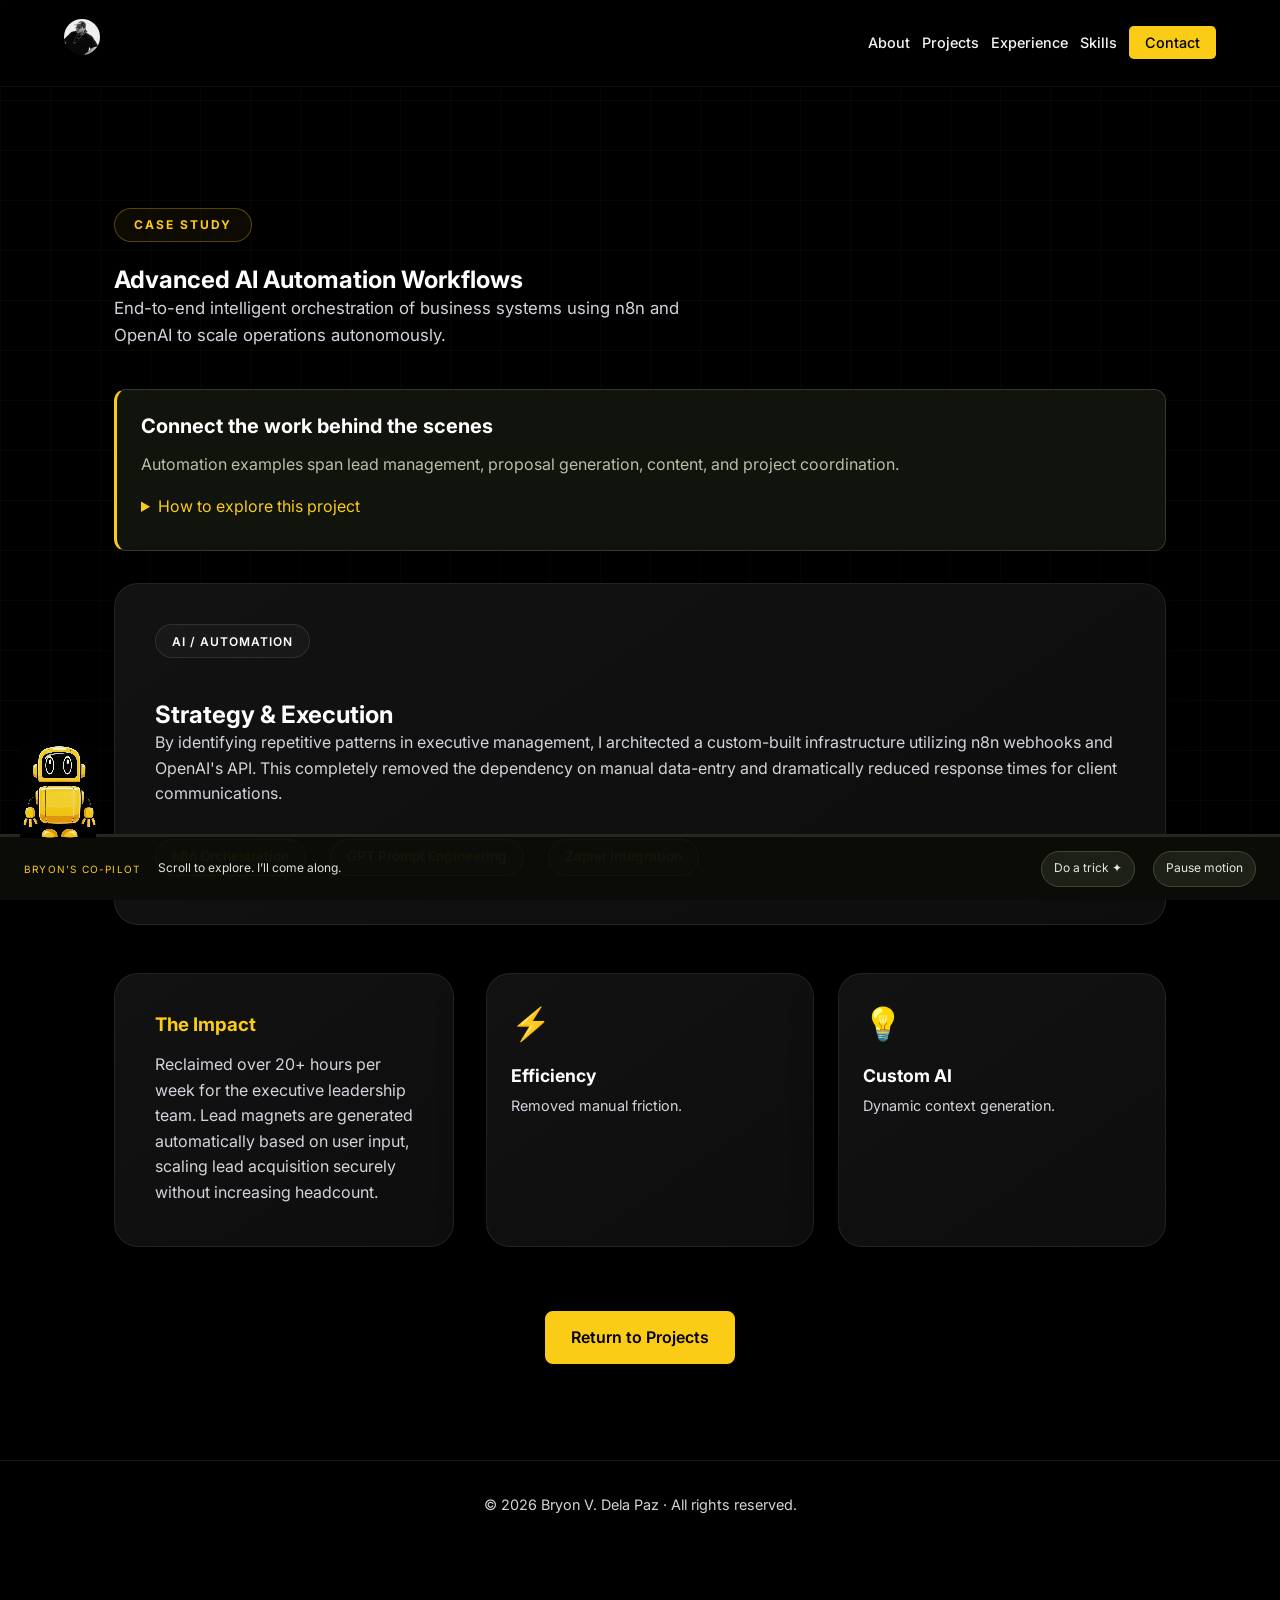
<file: ai-automation-workflow.html>
<!DOCTYPE html>
<html lang="en">
<head>
    <meta charset="UTF-8">
    <meta name="viewport" content="width=device-width, initial-scale=1.0">
    <meta name="description" content="Detailed case study for Advanced AI Automation Workflows. Built by Bryon V. Dela Paz.">
    <title>Advanced AI Automation Workflows | Case Study</title>
    <link href="https://fonts.googleapis.com/css2?family=Inter:wght@300;400;500;600;700;800&display=swap" rel="stylesheet">
    <link rel="stylesheet" href="styles.css">
<link rel="stylesheet" href="experience.css">
</head>
<body>
    <div class="bg-grid"></div>
    <!-- Navbar -->
    <nav id="navbar">
        <div class="nav-content">
            <a href="index.html#home" class="logo" aria-label="Bryon Dela Paz home"><img src="Picture.png.avif" alt="Bryon Dela Paz" width="36" height="36" style="border-radius:50%;object-fit:cover"></a>
            <ul class="nav-links">
                <li><a href="index.html#about">About</a></li>
                <li><a href="index.html#automations">Projects</a></li>
                <li><a href="index.html#experience">Experience</a></li>
                <li><a href="index.html#skills">Skills</a></li>
                <li><a href="index.html#contact" class="btn-nav">Contact</a></li>
            </ul>
        </div>
    </nav>

    <main>
        <section class="section-padding reveal active" style="padding-top: 8rem;">
            <div class="section-header">
                <span class="section-label">CASE STUDY</span>
                <h1>Advanced AI Automation Workflows</h1>
                <p class="hero-subtitle">End-to-end intelligent orchestration of business systems using n8n and OpenAI to scale operations autonomously.</p>
            </div><aside class="case-context"><h2>Connect the work behind the scenes</h2><p>Automation examples span lead management, proposal generation, content, and project coordination.</p><details><summary>How to explore this project</summary><p>Portfolio materials on Drive include workflow screenshots for these areas.</p></details></aside>

            <div class="glass-card glow-card" style="margin-bottom: 3rem;">
                <div class="project-tag">AI / Automation</div>
                <h2 style="margin-top: 1.5rem;">Strategy & Execution</h2>
                <p>By identifying repetitive patterns in executive management, I architected a custom-built infrastructure utilizing n8n webhooks and OpenAI's API. This completely removed the dependency on manual data-entry and dramatically reduced response times for client communications.</p>
                <div class="hero-actions" style="margin-top: 2rem;">
                    <div class="pill">n8n Orchestration</div>
                    <div class="pill">GPT Prompt Engineering</div>
                    <div class="pill">Zapier Integration</div>
                </div>
            </div>

            <div class="about-grid">
                <div class="glass-card">
                    <h3 style="color: var(--accent-yellow); margin-bottom: 1rem;">The Impact</h3>
                    <p>Reclaimed over 20+ hours per week for the executive leadership team. Lead magnets are generated automatically based on user input, scaling lead acquisition securely without increasing headcount.</p>
                </div>
                <div class="about-pillars">
                    <div class="pillar glass-card">
                        <div class="pillar-icon">⚡</div>
                        <h3>Efficiency</h3>
                        <p>Removed manual friction.</p>
                    </div>
                    <div class="pillar glass-card">
                        <div class="pillar-icon">💡</div>
                        <h3>Custom AI</h3>
                        <p>Dynamic context generation.</p>
                    </div>
                </div>
            </div>

            <div class="center" style="margin-top: 4rem;">
                <a href="index.html#automations" class="btn-primary">Return to Projects</a>
            </div>
        </section>
    </main>

    <footer>
        <div class="footer-content">
            <p>&copy; 2026 Bryon V. Dela Paz &middot; All rights reserved.</p>
        </div>
    </footer>

    <style>
        .pill {
            background: rgba(250, 204, 21, 0.1);
            border: 1px solid var(--accent-yellow);
            color: var(--accent-yellow);
            padding: 0.4rem 1rem;
            border-radius: 20px;
            font-size: 0.85rem;
            font-weight: 600;
            display: inline-block;
            margin-right: 0.5rem;
            margin-bottom: 0.5rem;
        }
    </style>
<script src="experience.js"></script>
</body>
</html>
</file>
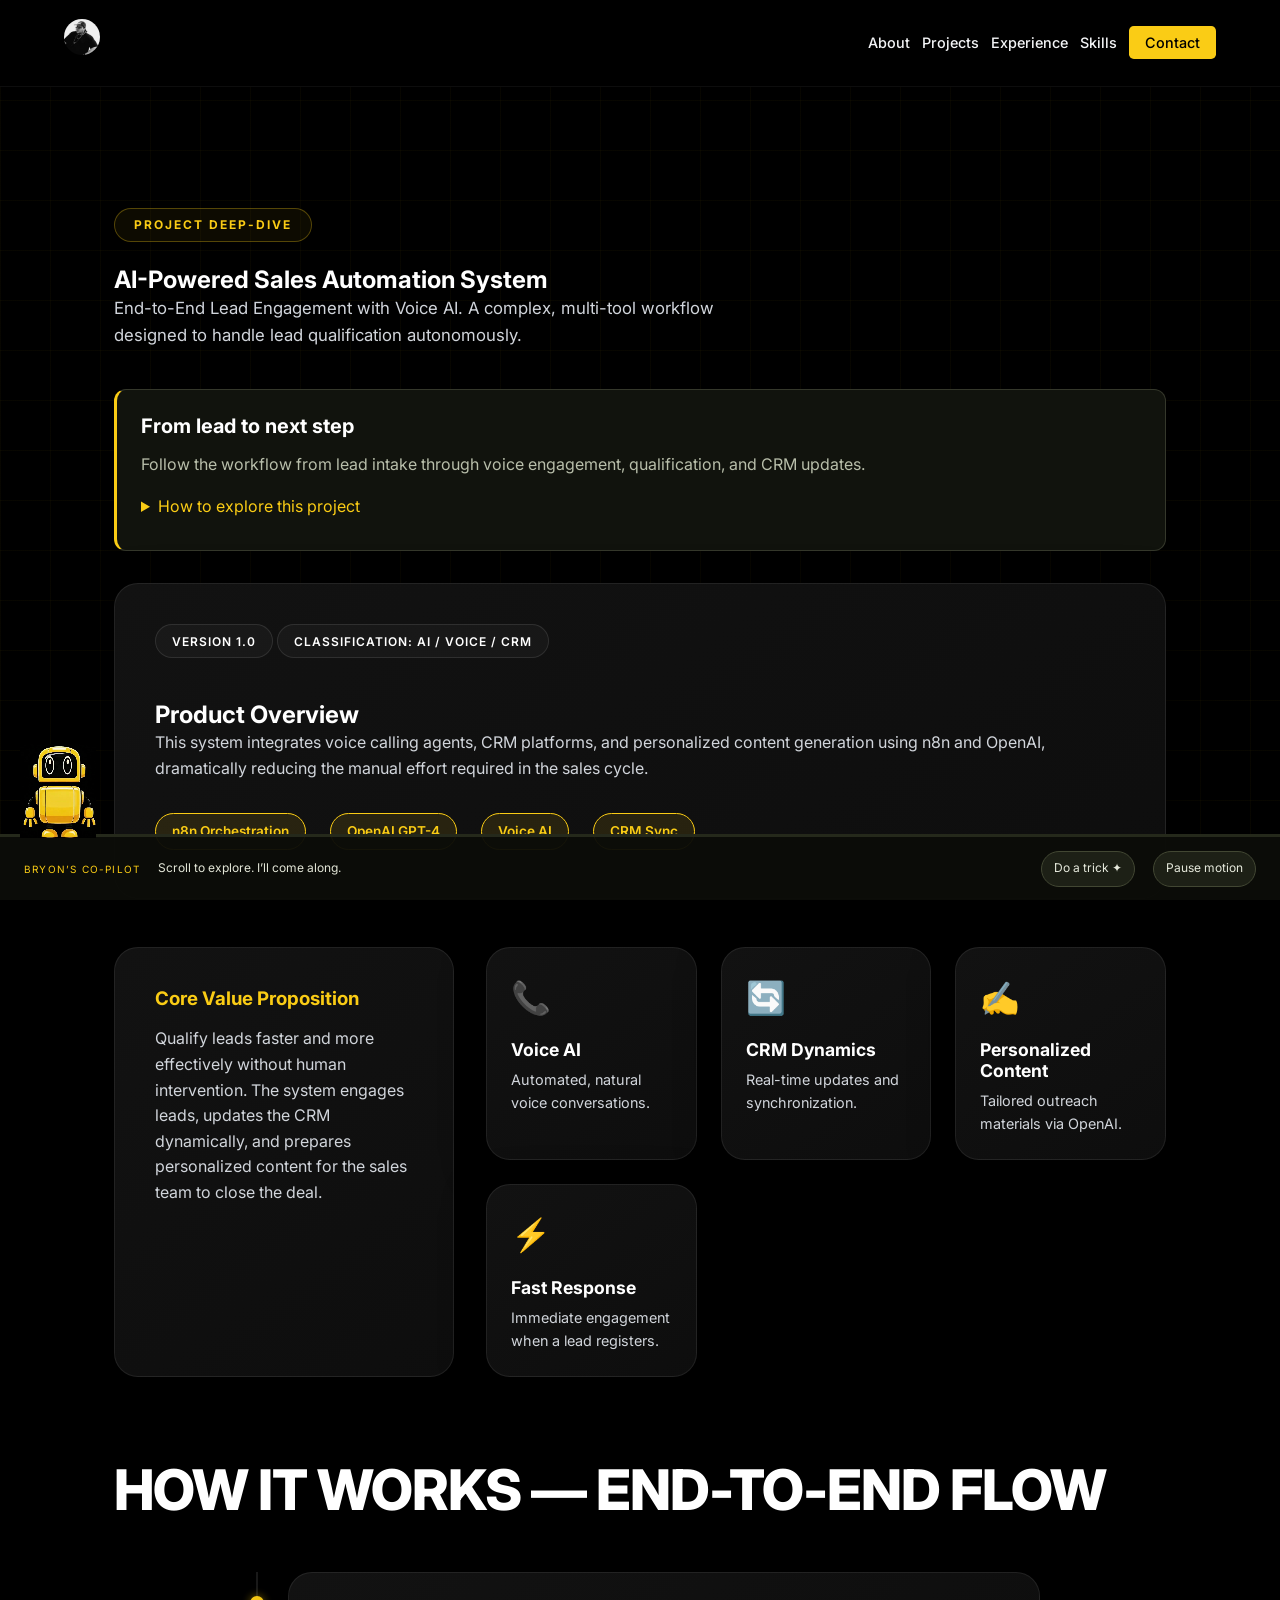
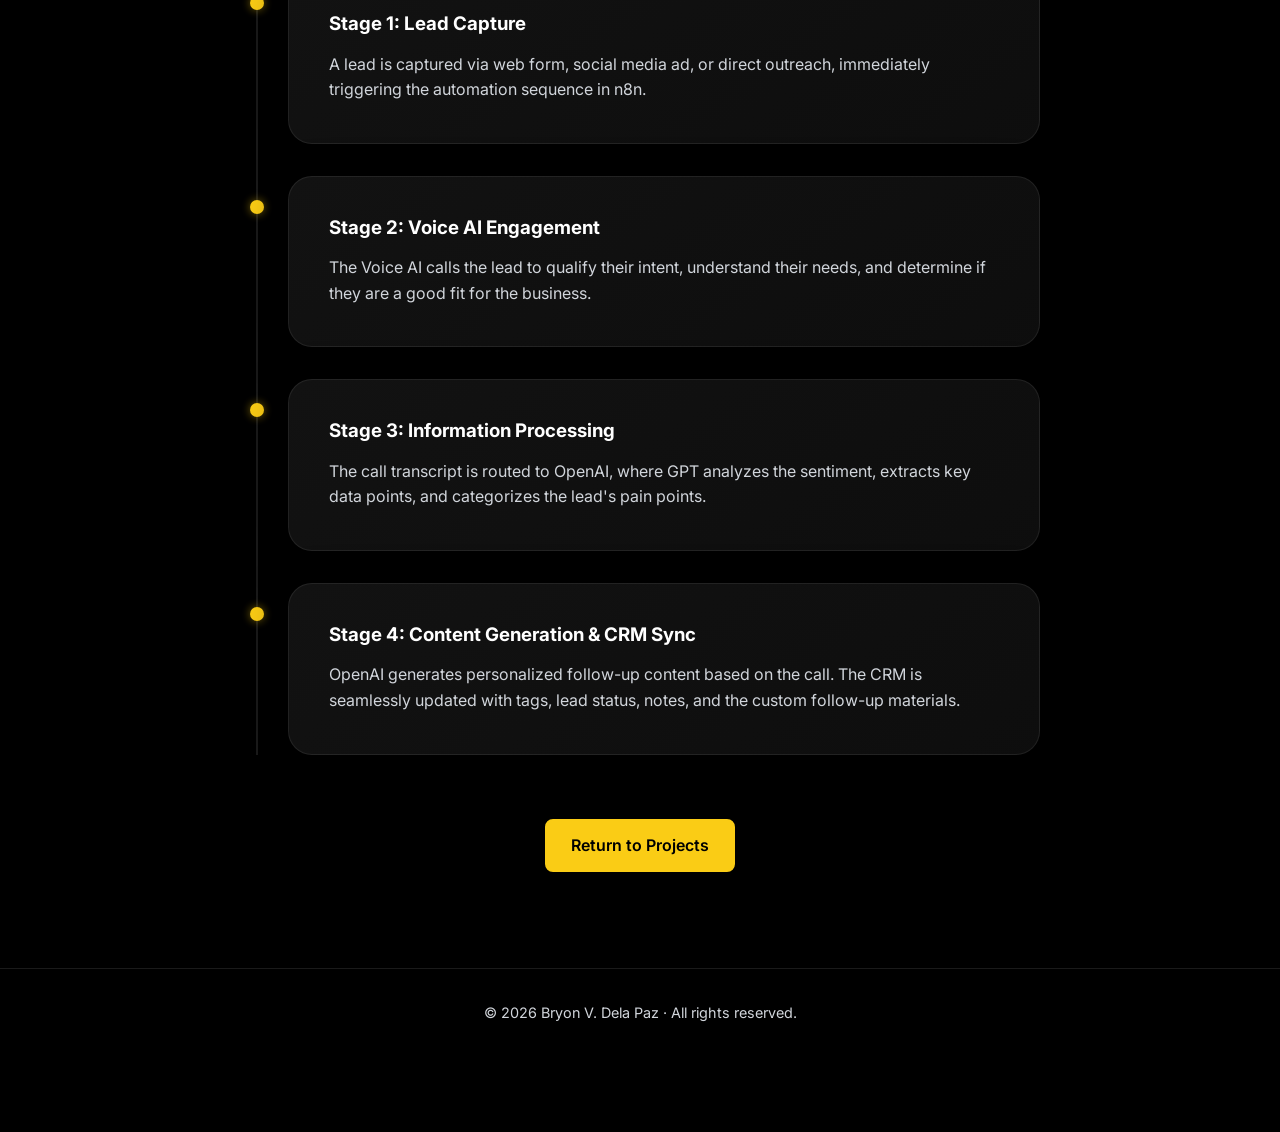
<file: ai-sales-workflow.html>
<!DOCTYPE html>
<html lang="en">

<head>
    <meta charset="UTF-8">
    <meta name="viewport" content="width=device-width, initial-scale=1.0">
    <meta name="description"
        content="Detailed workflow for the AI-Powered Sales Automation System. Built by Bryon V. Dela Paz.">
    <title>AI-Powered Sales Automation System | Workflow Detail</title>
    <link href="https://fonts.googleapis.com/css2?family=Inter:wght@300;400;500;600;700;800&display=swap"
        rel="stylesheet">
    <link rel="stylesheet" href="styles.css">
<link rel="stylesheet" href="experience.css">
</head>

<body>
    <div class="bg-grid"></div>
    <!-- Navbar -->
    <nav id="navbar">
        <div class="nav-content">
            <a href="index.html#home" class="logo" aria-label="Bryon Dela Paz home"><img src="Picture.png.avif" alt="Bryon Dela Paz" width="36" height="36" style="border-radius:50%;object-fit:cover"></a>
            <ul class="nav-links">
                <li><a href="index.html#about">About</a></li>
                <li><a href="index.html#automations">Projects</a></li>
                <li><a href="index.html#experience">Experience</a></li>
                <li><a href="index.html#skills">Skills</a></li>
                <li><a href="index.html#contact" class="btn-nav">Contact</a></li>
            </ul>
        </div>
    </nav>

    <main>
        <section class="section-padding reveal active" style="padding-top: 8rem;">
            <div class="section-header">
                <span class="section-label">PROJECT DEEP-DIVE</span>
                <h1>AI-Powered Sales Automation System</h1>
                <p class="hero-subtitle">End-to-End Lead Engagement with Voice AI. A complex, multi-tool workflow designed to handle lead qualification autonomously.</p>
            </div><aside class="case-context"><h2>From lead to next step</h2><p>Follow the workflow from lead intake through voice engagement, qualification, and CRM updates.</p><details><summary>How to explore this project</summary><p>Start with the trigger, then review how the workflow passes information between the calling agent, AI analysis, and CRM.</p></details></aside>

            <div class="glass-card glow-card" style="margin-bottom: 3rem;">
                <div class="project-tag">Version 1.0</div>
                <div class="project-tag">Classification: AI / Voice / CRM</div>
                <h2 style="margin-top: 1.5rem;">Product Overview</h2>
                <p>This system integrates voice calling agents, CRM platforms, and personalized content generation using n8n and OpenAI, dramatically reducing the manual effort required in the sales cycle.</p>
                <div class="hero-actions" style="margin-top: 2rem;">
                    <div class="pill">n8n Orchestration</div>
                    <div class="pill">OpenAI GPT-4</div>
                    <div class="pill">Voice AI</div>
                    <div class="pill">CRM Sync</div>
                </div>
            </div>

            <div class="about-grid">
                <div class="glass-card">
                    <h3 style="color: var(--accent-yellow); margin-bottom: 1rem;">Core Value Proposition</h3>
                    <p>Qualify leads faster and more effectively without human intervention. The system engages leads, updates the CRM dynamically, and prepares personalized content for the sales team to close the deal.</p>
                </div>
                <div class="about-pillars">
                    <div class="pillar glass-card">
                        <div class="pillar-icon">📞</div>
                        <h3>Voice AI</h3>
                        <p>Automated, natural voice conversations.</p>
                    </div>
                    <div class="pillar glass-card">
                        <div class="pillar-icon">🔄</div>
                        <h3>CRM Dynamics</h3>
                        <p>Real-time updates and synchronization.</p>
                    </div>
                    <div class="pillar glass-card">
                        <div class="pillar-icon">✍️</div>
                        <h3>Personalized Content</h3>
                        <p>Tailored outreach materials via OpenAI.</p>
                    </div>
                    <div class="pillar glass-card">
                        <div class="pillar-icon">⚡</div>
                        <h3>Fast Response</h3>
                        <p>Immediate engagement when a lead registers.</p>
                    </div>
                </div>
            </div>

            <div class="section-header" style="margin-top: 5rem;">
                <h2>How It Works — End-to-End Flow</h2>
            </div>

            <div class="timeline">
                <div class="timeline-item">
                    <div class="timeline-dot"></div>
                    <div class="timeline-content glass-card hover-lift">
                        <div class="timeline-header">
                            <h3>Stage 1: Lead Capture</h3>
                        </div>
                        <p>A lead is captured via web form, social media ad, or direct outreach, immediately triggering the automation sequence in n8n.</p>
                    </div>
                </div>

                <div class="timeline-item">
                    <div class="timeline-dot"></div>
                    <div class="timeline-content glass-card hover-lift">
                        <div class="timeline-header">
                            <h3>Stage 2: Voice AI Engagement</h3>
                        </div>
                        <p>The Voice AI calls the lead to qualify their intent, understand their needs, and determine if they are a good fit for the business.</p>
                    </div>
                </div>

                <div class="timeline-item">
                    <div class="timeline-dot"></div>
                    <div class="timeline-content glass-card hover-lift">
                        <div class="timeline-header">
                            <h3>Stage 3: Information Processing</h3>
                        </div>
                        <p>The call transcript is routed to OpenAI, where GPT analyzes the sentiment, extracts key data points, and categorizes the lead's pain points.</p>
                    </div>
                </div>

                <div class="timeline-item">
                    <div class="timeline-dot"></div>
                    <div class="timeline-content glass-card hover-lift">
                        <div class="timeline-header">
                            <h3>Stage 4: Content Generation & CRM Sync</h3>
                        </div>
                        <p>OpenAI generates personalized follow-up content based on the call. The CRM is seamlessly updated with tags, lead status, notes, and the custom follow-up materials.</p>
                    </div>
                </div>
            </div>

            <div class="center" style="margin-top: 4rem;">
                <a href="index.html#automations" class="btn-primary">Return to Projects</a>
            </div>
        </section>
    </main>

    <footer>
        <div class="footer-content">
            <p>&copy; 2026 Bryon V. Dela Paz &middot; All rights reserved.</p>
        </div>
    </footer>

    <style>
        .pill {
            background: rgba(250, 204, 21, 0.1);
            border: 1px solid var(--accent-yellow);
            color: var(--accent-yellow);
            padding: 0.4rem 1rem;
            border-radius: 20px;
            font-size: 0.85rem;
            font-weight: 600;
            display: inline-block;
            margin-right: 0.5rem;
            margin-bottom: 0.5rem;
        }
    </style>

<script src="experience.js"></script>
</body>

</html>
</file>
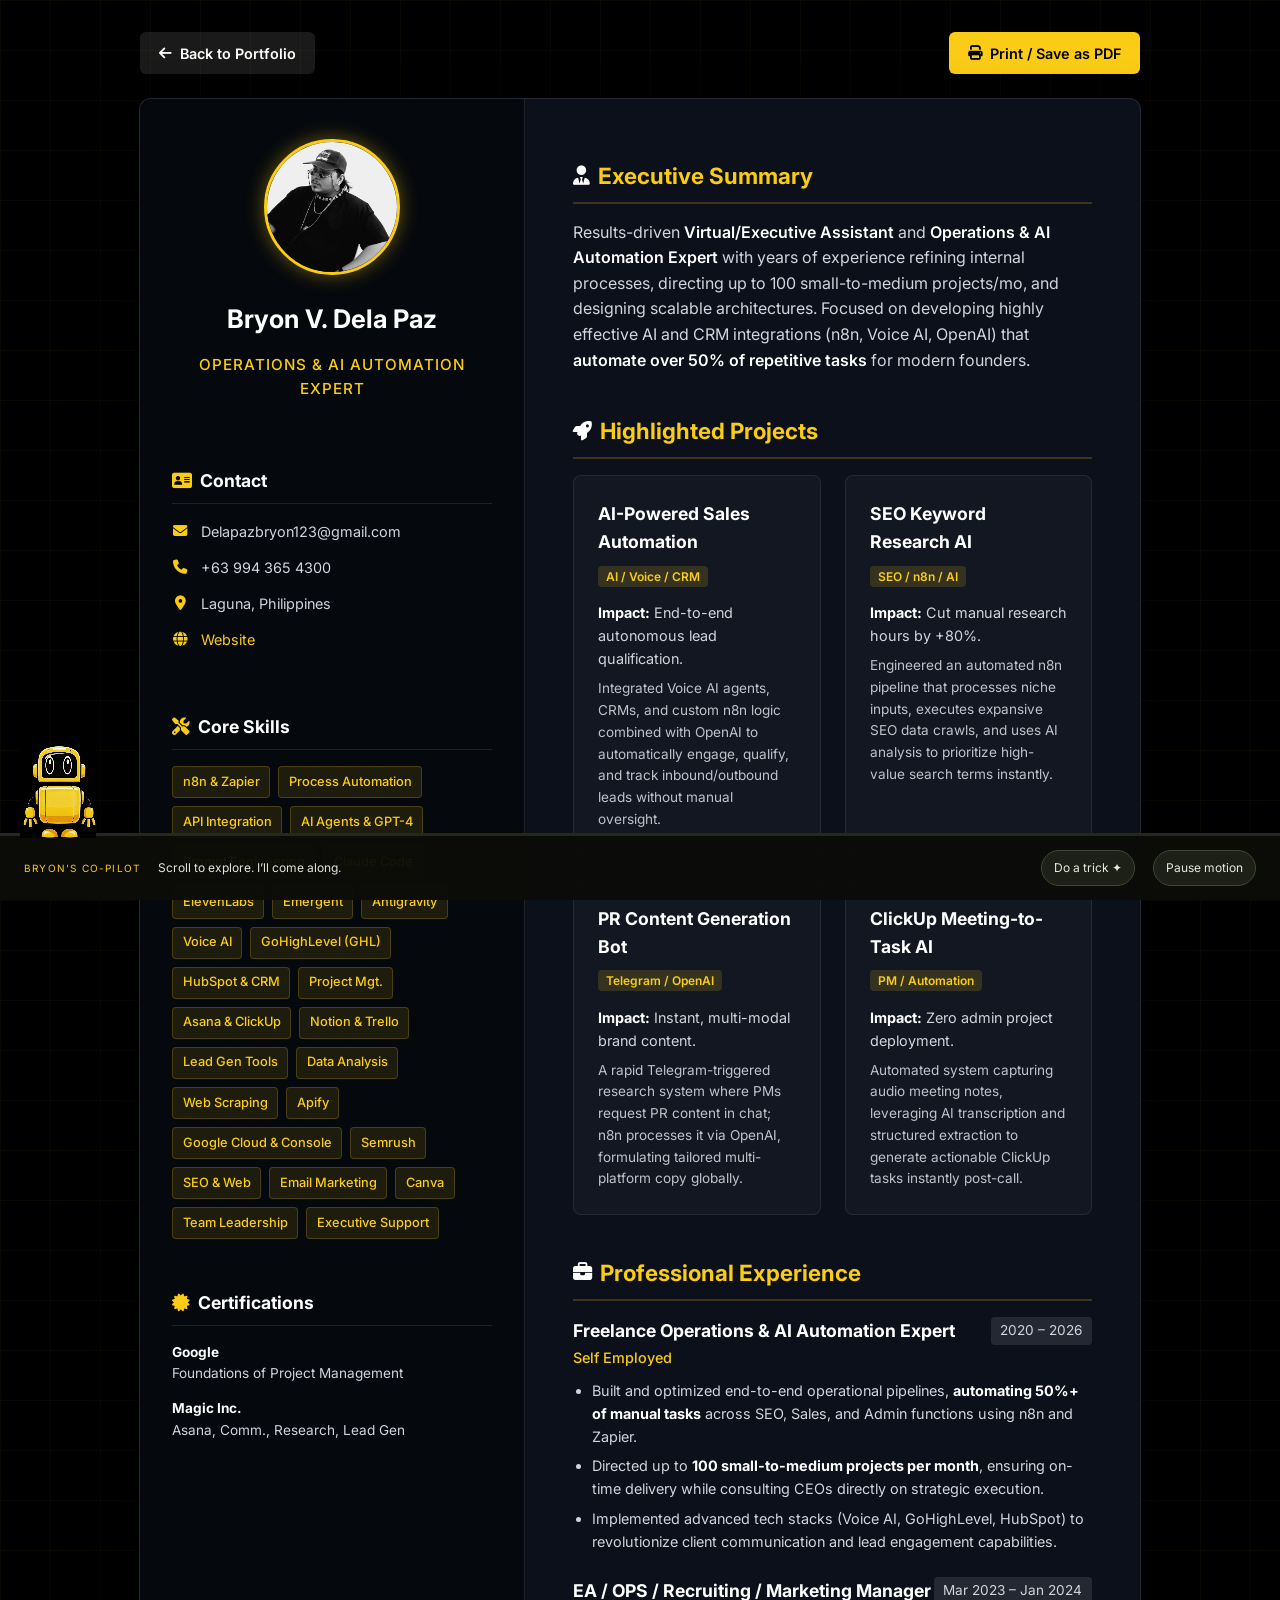
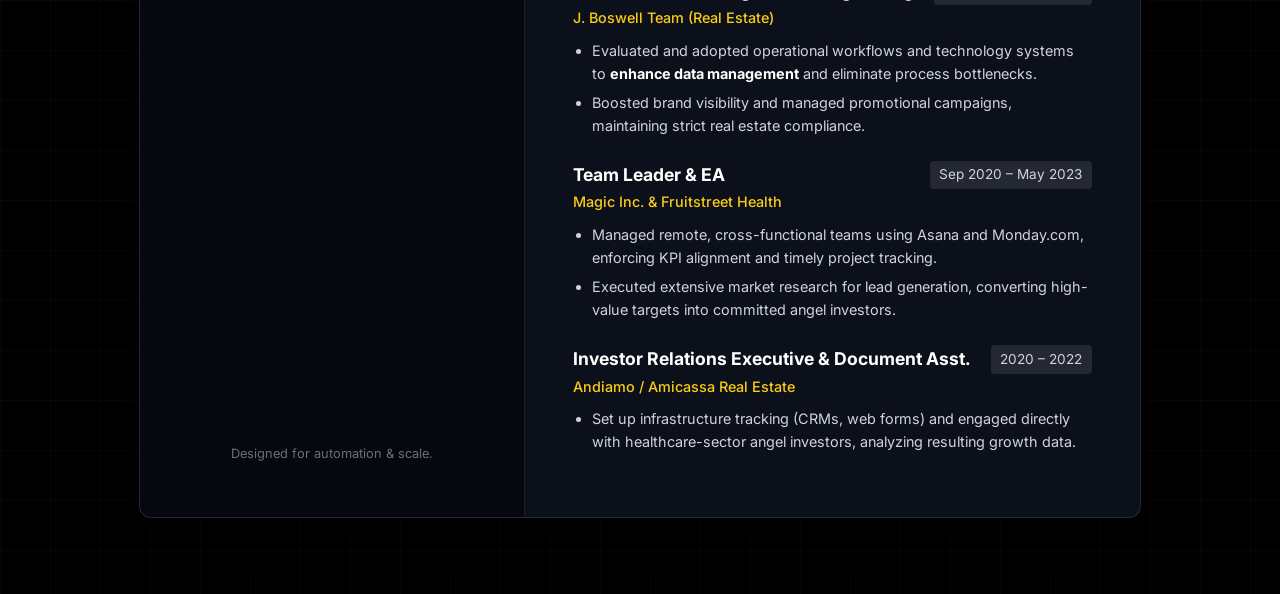
<file: cv.html>
<!DOCTYPE html>
<html lang="en">
<head>
    <meta charset="UTF-8">
    <meta name="viewport" content="width=device-width, initial-scale=1.0">
    <title>Bryon V. Dela Paz — CV</title>
    <link href="https://fonts.googleapis.com/css2?family=Inter:wght@300;400;500;600;700;800&display=swap" rel="stylesheet">
    <link rel="stylesheet" href="https://cdnjs.cloudflare.com/ajax/libs/font-awesome/6.4.0/css/all.min.css">
    <link rel="stylesheet" href="cv.css">
<link rel="stylesheet" href="experience.css">
</head>
<body>

    <!-- Print tip banner -->
    <div id="printTip" class="print-tip no-print" style="display:none;">
        <i class="fas fa-info-circle"></i>
        <span>In the print dialog: uncheck <strong>"Headers and footers"</strong> to remove the date &amp; file path.</span>
        <button onclick="document.getElementById('printTip').style.display='none'" style="background:none;border:none;color:inherit;cursor:pointer;font-size:1.1rem;margin-left:auto;opacity:0.7;">✕</button>
    </div>

    <!-- Print styling controls -->
    <div class="print-actions no-print">
        <a href="index.html" class="btn-back"><i class="fas fa-arrow-left"></i> Back to Portfolio</a>
        <button onclick="cleanPrint()" class="btn-print" id="printBtn"><i class="fas fa-print"></i> Print / Save as PDF</button>
    </div>

    <script>
    function cleanPrint() {
        var baseHref = window.location.href.replace(/[^\/]*$/, '');
        
        // Clone the CV and absolutify all links so they're clickable in the PDF
        var clone = document.querySelector('.cv-wrapper').cloneNode(true);
        clone.querySelectorAll('a[href]').forEach(function(a) {
            try { a.href = new URL(a.getAttribute('href'), window.location.href).href; } catch(e) {}
        });
        var content = clone.outerHTML;

        var w = window.open('', '_blank');
        w.document.open();
        w.document.write('<!DOCTYPE html><html lang="en"><head>'
            + '<meta charset="UTF-8">'
            + '<title>Bryon V. Dela Paz \u2014 CV</title>'
            + '<base href="' + baseHref + '">'
            + '<link href="https://fonts.googleapis.com/css2?family=Inter:wght@300;400;500;600;700;800&display=swap" rel="stylesheet">'
            + '<link rel="stylesheet" href="https://cdnjs.cloudflare.com/ajax/libs/font-awesome/6.4.0/css/all.min.css">'
            + '<link rel="stylesheet" href="cv.css">'
            + '</head><body>' + content + '</body></html>');
        w.document.close();
        setTimeout(function() { w.print(); w.close(); }, 600);
    }
    </script>

    <div class="cv-wrapper">
        <div class="cv-container">
            <!-- Sidebar -->
            <aside class="cv-sidebar">
                <div class="sidebar-header">
                    <img src="Picture.png.avif" alt="Bryon V. Dela Paz" class="avatar-img">
                    <h1>Bryon V. Dela Paz</h1>
                    <h2 class="role">Operations & AI Automation Expert</h2>
                </div>

                <div class="sidebar-section">
                    <h3><i class="fas fa-address-card"></i> Contact</h3>
                    <ul class="contact-list">
                        <li><i class="fas fa-envelope"></i> Delapazbryon123@gmail.com</li>
                        <li><i class="fas fa-phone"></i> +63 994 365 4300</li>
                        <li><i class="fas fa-map-marker-alt"></i> Laguna, Philippines</li>
                        <li><i class="fas fa-globe"></i> <a href="https://delapazbryon123.github.io/Portfolio/">Website</a></li>
                    </ul>
                </div>

                <div class="sidebar-section">
                    <h3><i class="fas fa-tools"></i> Core Skills</h3>
                    <div class="skills-pill-container">
                        <span class="skill-pill">n8n & Zapier</span>
                        <span class="skill-pill">Process Automation</span>
                        <span class="skill-pill">API Integration</span>
                        <span class="skill-pill">AI Agents & GPT-4</span>
                        <span class="skill-pill">Prompt Engineering</span>
                        <span class="skill-pill">Claude Code</span>
                        <span class="skill-pill">ElevenLabs</span>
                        <span class="skill-pill">Emergent</span>
                        <span class="skill-pill">Antigravity</span>
                        <span class="skill-pill">Voice AI</span>
                        <span class="skill-pill">GoHighLevel (GHL)</span>
                        <span class="skill-pill">HubSpot & CRM</span>
                        <span class="skill-pill">Project Mgt.</span>
                        <span class="skill-pill">Asana & ClickUp</span>
                        <span class="skill-pill">Notion & Trello</span>
                        <span class="skill-pill">Lead Gen Tools</span>
                        <span class="skill-pill">Data Analysis</span>
                        <span class="skill-pill">Web Scraping</span>
                        <span class="skill-pill">Apify</span>
                        <span class="skill-pill">Google Cloud & Console</span>
                        <span class="skill-pill">Semrush</span>
                        <span class="skill-pill">SEO & Web</span>
                        <span class="skill-pill">Email Marketing</span>
                        <span class="skill-pill">Canva</span>
                        <span class="skill-pill">Team Leadership</span>
                        <span class="skill-pill">Executive Support</span>
                    </div>
                </div>

                <div class="sidebar-section">
                    <h3><i class="fas fa-certificate"></i> Certifications</h3>
                    <ul class="cert-list">
                        <li><strong>Google</strong> Foundations of Project Management</li>
                        <li><strong>Magic Inc.</strong> Asana, Comm., Research, Lead Gen</li>
                    </ul>
                </div>

                <div class="sidebar-spacer"></div>
                
                <div class="sidebar-footer">
                    <p>Designed for automation & scale.</p>
                </div>
            </aside>

            <!-- Main Content -->
            <main class="cv-main">
                <section class="cv-section profile-section">
                    <h2 class="section-title"><i class="fas fa-user-tie"></i> Executive Summary</h2>
                    <p class="summary-text">
                        Results-driven <strong>Virtual/Executive Assistant</strong> and <strong>Operations & AI Automation Expert</strong> with years of experience refining internal processes, directing up to 100 small-to-medium projects/mo, and designing scalable architectures. Focused on developing highly effective AI and CRM integrations (n8n, Voice AI, OpenAI) that <strong>automate over 50% of repetitive tasks</strong> for modern founders.
                    </p>
                </section>

                <section class="cv-section projects-section">
                    <h2 class="section-title"><i class="fas fa-rocket"></i> Highlighted Projects</h2>
                    <div class="projects-grid">
                        <div class="project-box">
                            <div class="project-header">
                                <h3>AI-Powered Sales Automation</h3>
                                <span class="tag">AI / Voice / CRM</span>
                            </div>
                            <p><strong>Impact:</strong> End-to-end autonomous lead qualification.</p>
                            <p class="desc">Integrated Voice AI agents, CRMs, and custom n8n logic combined with OpenAI to automatically engage, qualify, and track inbound/outbound leads without manual oversight.</p>
                        </div>

                        <div class="project-box">
                            <div class="project-header">
                                <h3>SEO Keyword Research AI</h3>
                                <span class="tag">SEO / n8n / AI</span>
                            </div>
                            <p><strong>Impact:</strong> Cut manual research hours by +80%.</p>
                            <p class="desc">Engineered an automated n8n pipeline that processes niche inputs, executes expansive SEO data crawls, and uses AI analysis to prioritize high-value search terms instantly.</p>
                        </div>

                        <div class="project-box">
                            <div class="project-header">
                                <h3>PR Content Generation Bot</h3>
                                <span class="tag">Telegram / OpenAI</span>
                            </div>
                            <p><strong>Impact:</strong> Instant, multi-modal brand content.</p>
                            <p class="desc">A rapid Telegram-triggered research system where PMs request PR content in chat; n8n processes it via OpenAI, formulating tailored multi-platform copy globally.</p>
                        </div>

                        <div class="project-box">
                            <div class="project-header">
                                <h3>ClickUp Meeting-to-Task AI</h3>
                                <span class="tag">PM / Automation</span>
                            </div>
                            <p><strong>Impact:</strong> Zero admin project deployment.</p>
                            <p class="desc">Automated system capturing audio meeting notes, leveraging AI transcription and structured extraction to generate actionable ClickUp tasks instantly post-call.</p>
                        </div>
                    </div>
                </section>

                <section class="cv-section experience-section">
                    <h2 class="section-title"><i class="fas fa-briefcase"></i> Professional Experience</h2>
                    
                    <div class="job">
                        <div class="job-header">
                            <div>
                                <h3>Freelance Operations & AI Automation Expert</h3>
                                <span class="company">Self Employed</span>
                            </div>
                            <span class="date">2020 &ndash; 2026</span>
                        </div>
                        <ul class="job-duties">
                            <li>Built and optimized end-to-end operational pipelines, <strong>automating 50%+ of manual tasks</strong> across SEO, Sales, and Admin functions using n8n and Zapier.</li>
                            <li>Directed up to <strong>100 small-to-medium projects per month</strong>, ensuring on-time delivery while consulting CEOs directly on strategic execution.</li>
                            <li>Implemented advanced tech stacks (Voice AI, GoHighLevel, HubSpot) to revolutionize client communication and lead engagement capabilities.</li>
                        </ul>
                    </div>

                    <div class="job">
                        <div class="job-header">
                            <div>
                                <h3>EA / OPS / Recruiting / Marketing Manager</h3>
                                <span class="company">J. Boswell Team (Real Estate)</span>
                            </div>
                            <span class="date">Mar 2023 &ndash; Jan 2024</span>
                        </div>
                        <ul class="job-duties">
                            <li>Evaluated and adopted operational workflows and technology systems to <strong>enhance data management</strong> and eliminate process bottlenecks.</li>
                            <li>Boosted brand visibility and managed promotional campaigns, maintaining strict real estate compliance.</li>
                        </ul>
                    </div>

                    <div class="job">
                        <div class="job-header">
                            <div>
                                <h3>Team Leader & EA</h3>
                                <span class="company">Magic Inc. & Fruitstreet Health</span>
                            </div>
                            <span class="date">Sep 2020 &ndash; May 2023</span>
                        </div>
                        <ul class="job-duties">
                            <li>Managed remote, cross-functional teams using Asana and Monday.com, enforcing KPI alignment and timely project tracking.</li>
                            <li>Executed extensive market research for lead generation, converting high-value targets into committed angel investors.</li>
                        </ul>
                    </div>

                    <div class="job">
                        <div class="job-header">
                            <div>
                                <h3>Investor Relations Executive & Document Asst.</h3>
                                <span class="company">Andiamo / Amicassa Real Estate</span>
                            </div>
                            <span class="date">2020 &ndash; 2022</span>
                        </div>
                        <ul class="job-duties">
                            <li>Set up infrastructure tracking (CRMs, web forms) and engaged directly with healthcare-sector angel investors, analyzing resulting growth data.</li>
                        </ul>
                    </div>

                </section>
            </main>
        </div>
    </div>
<script src="experience.js"></script>
</body>
</html>
</file>
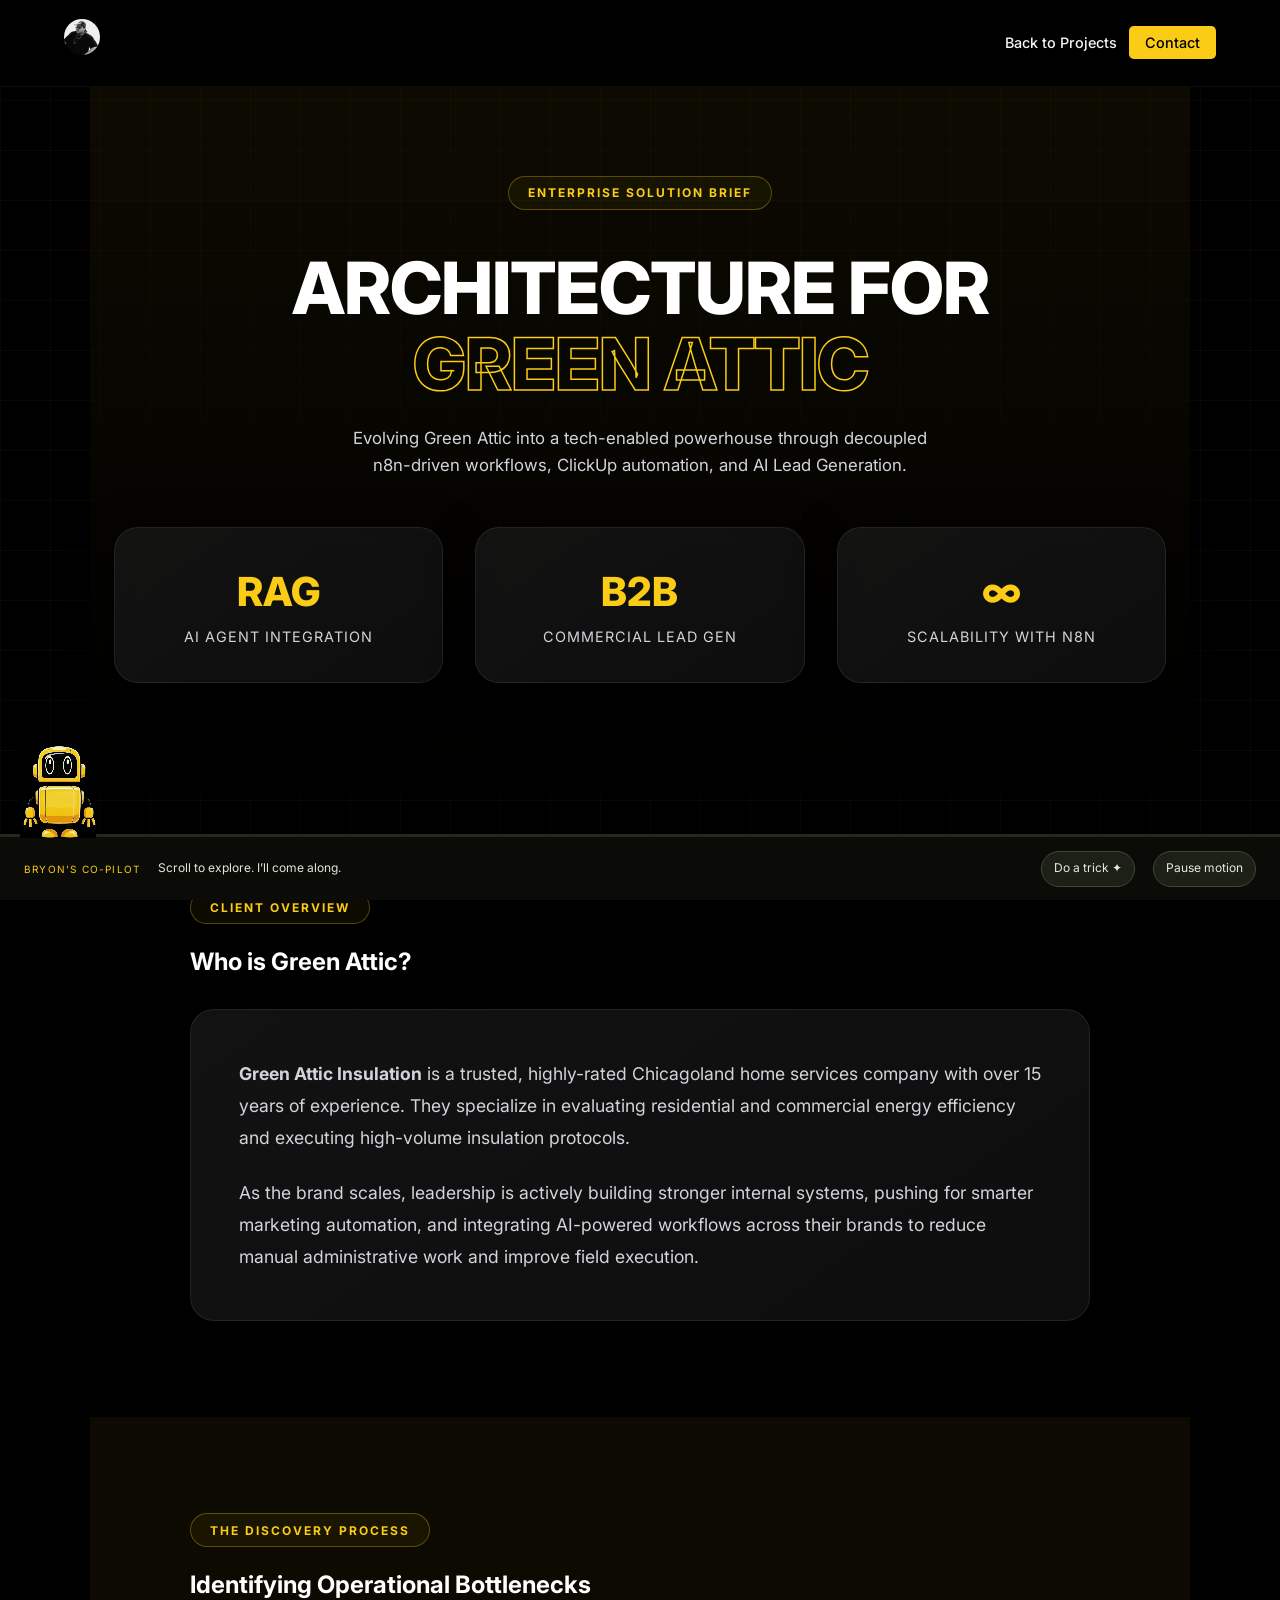
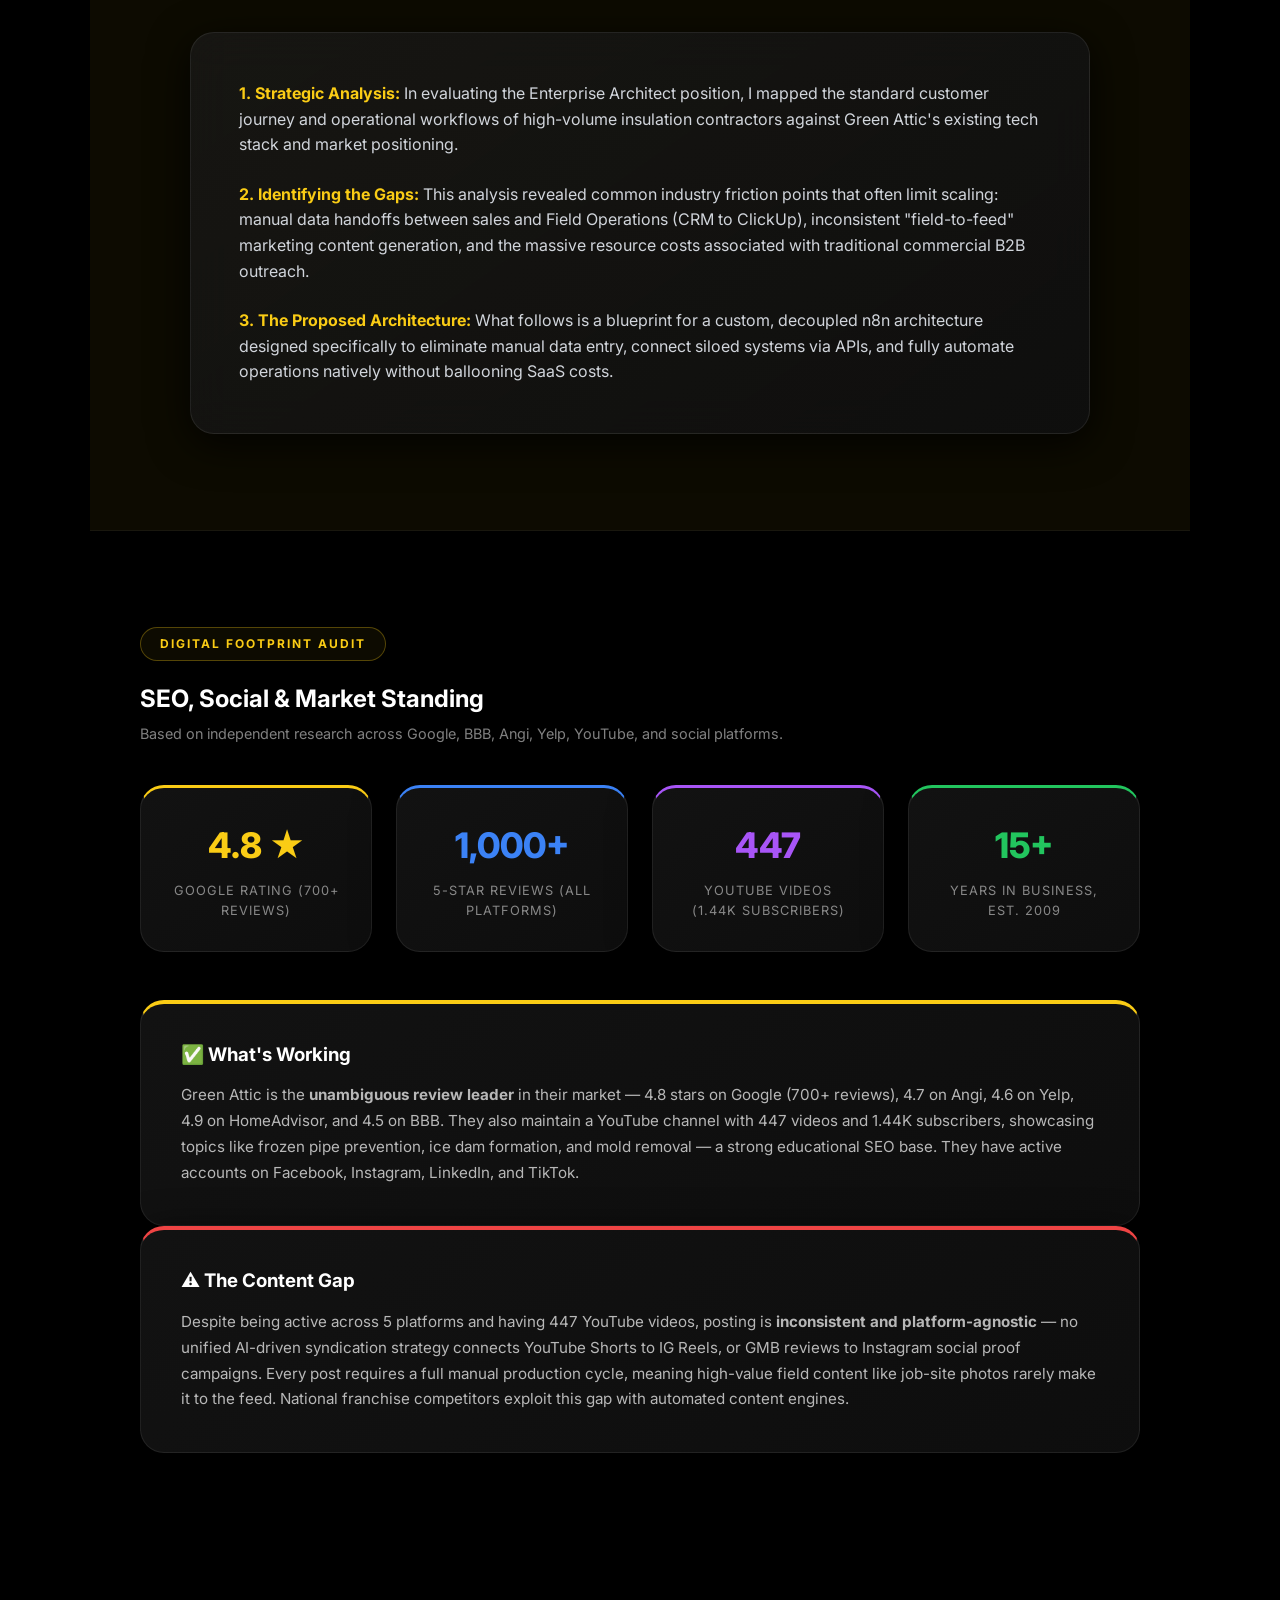
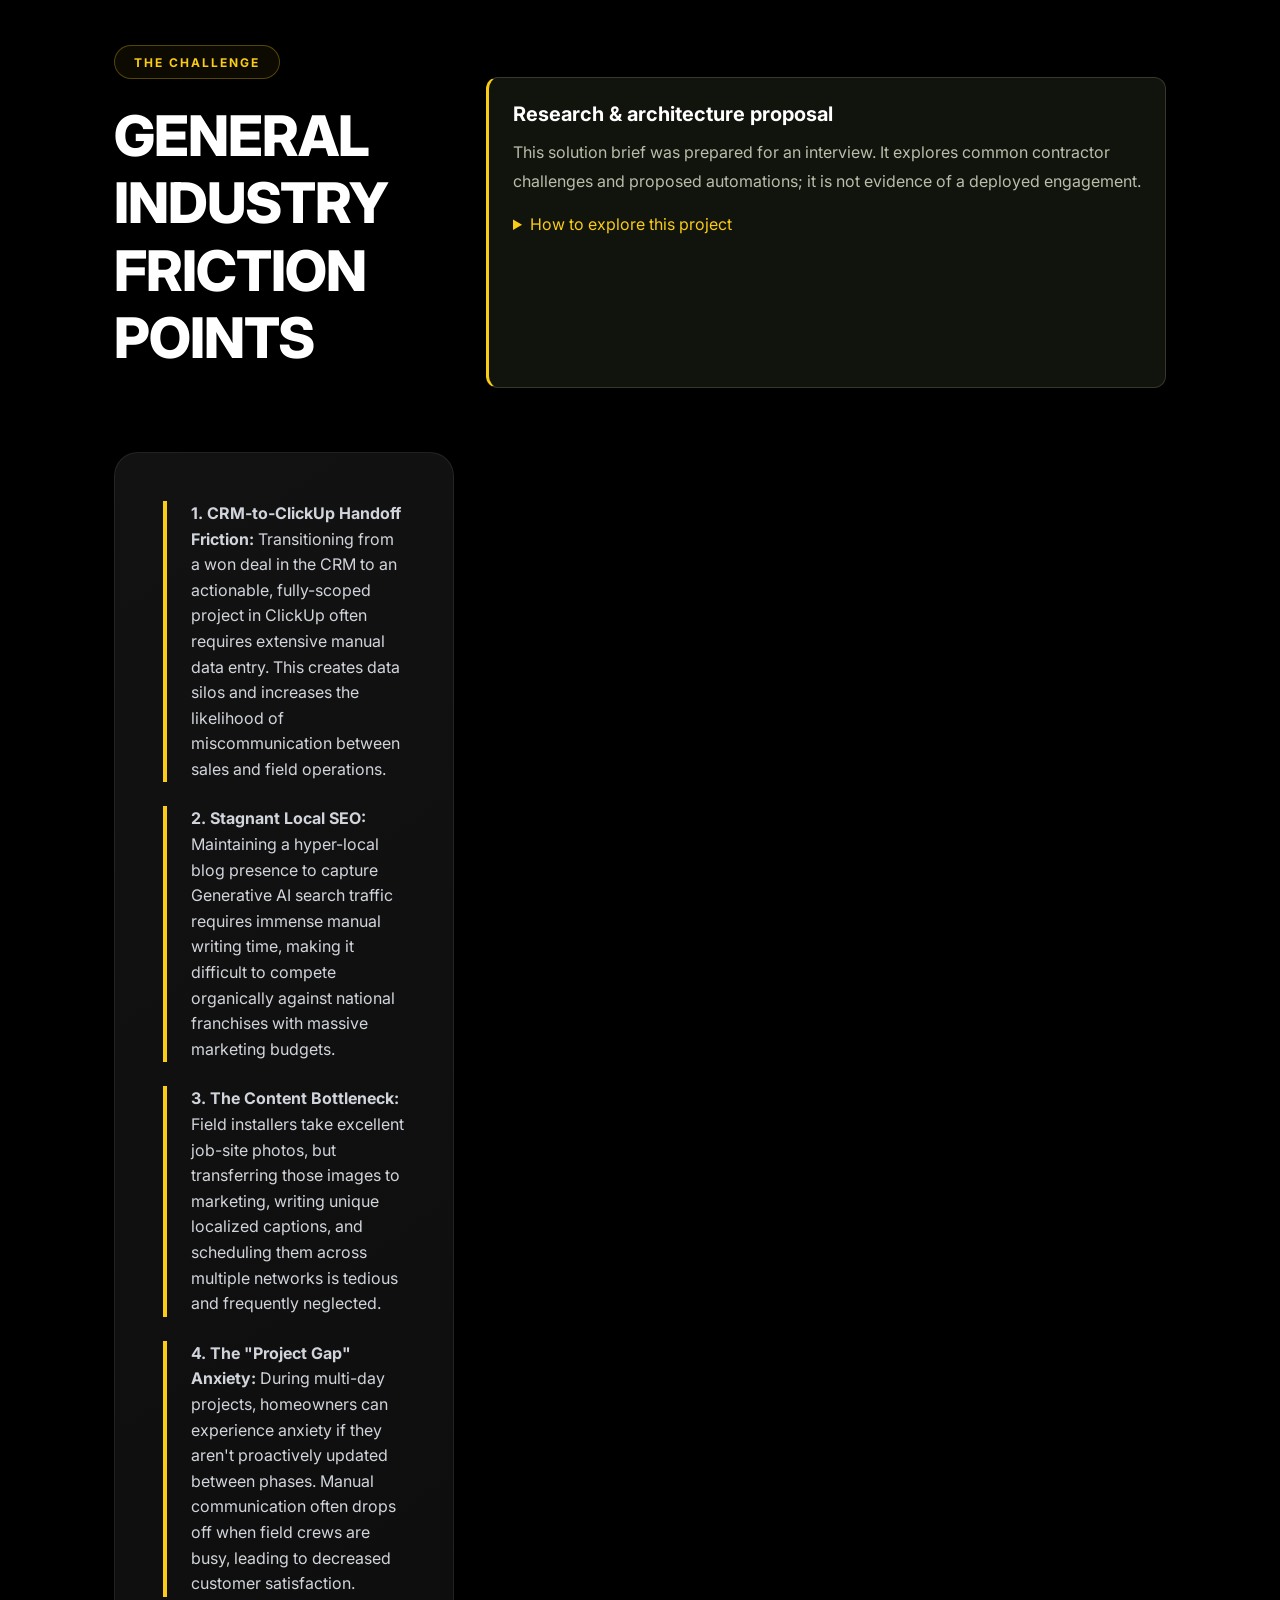
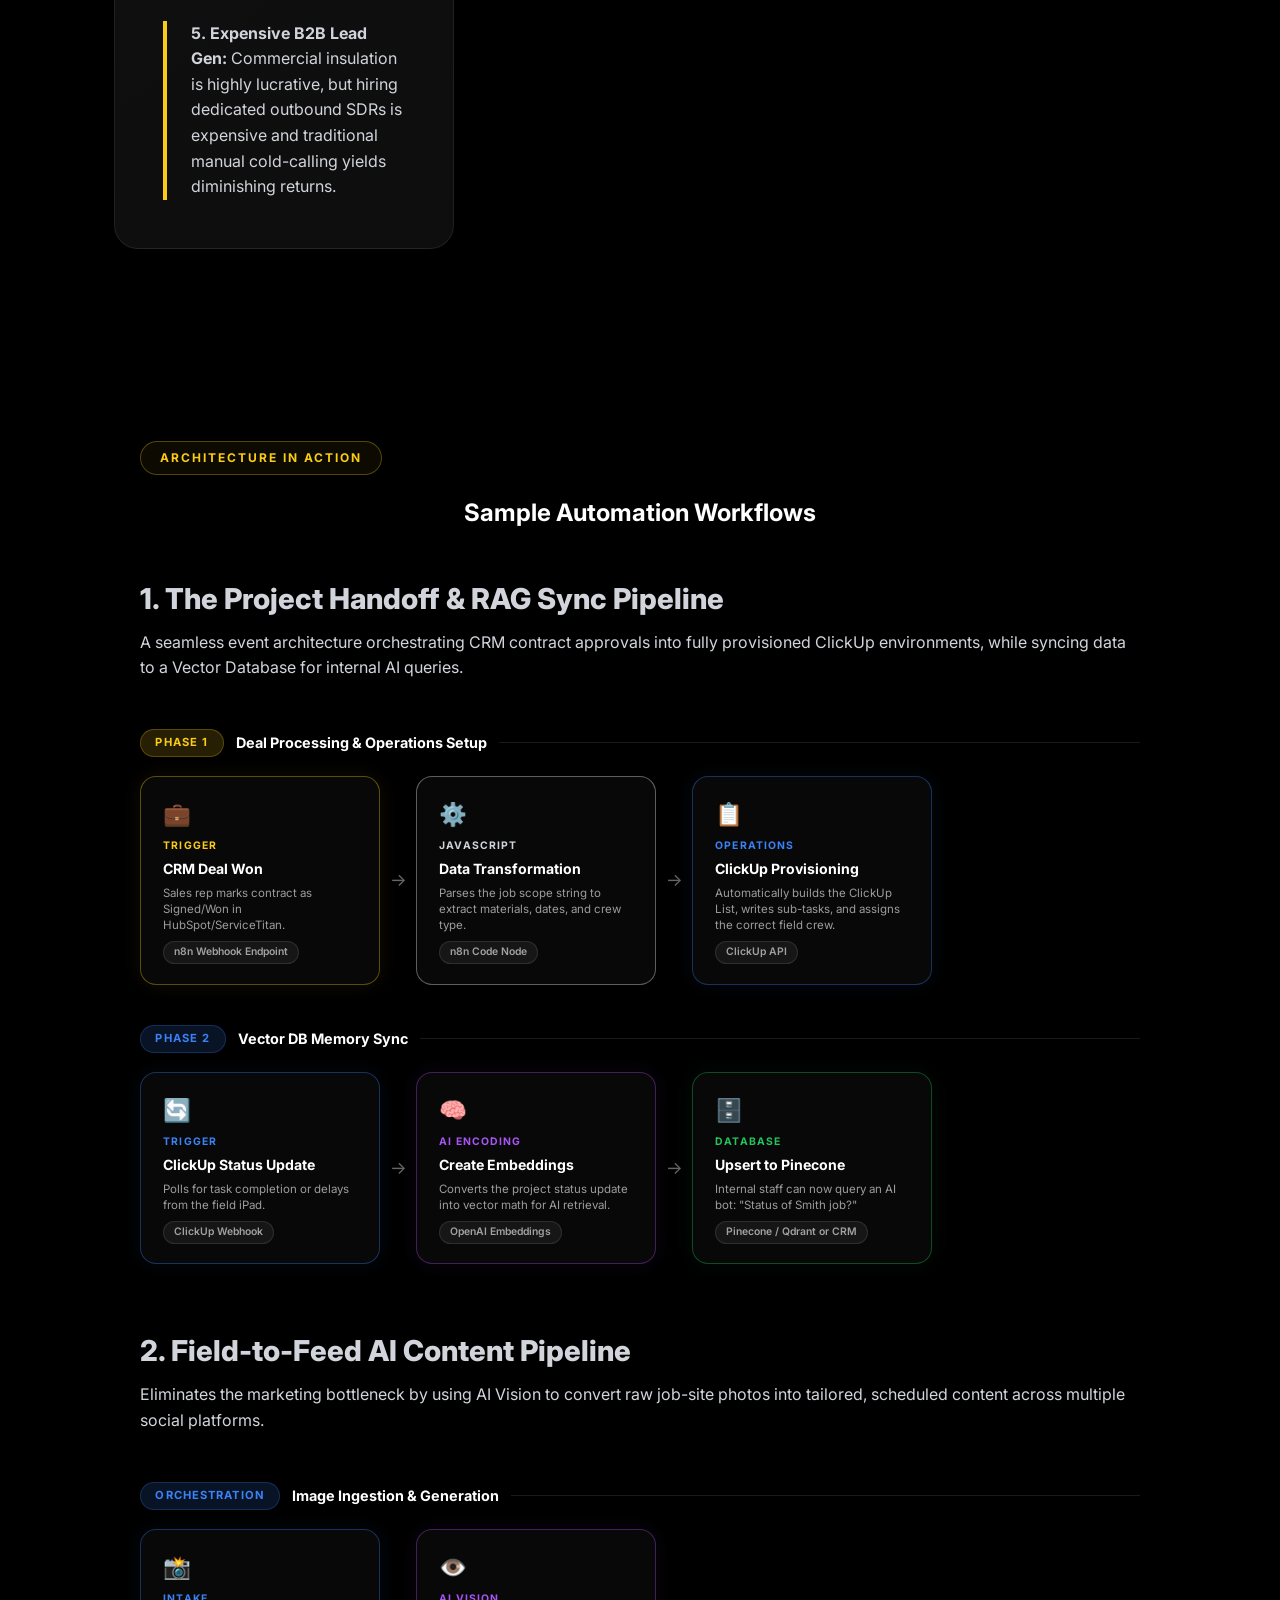
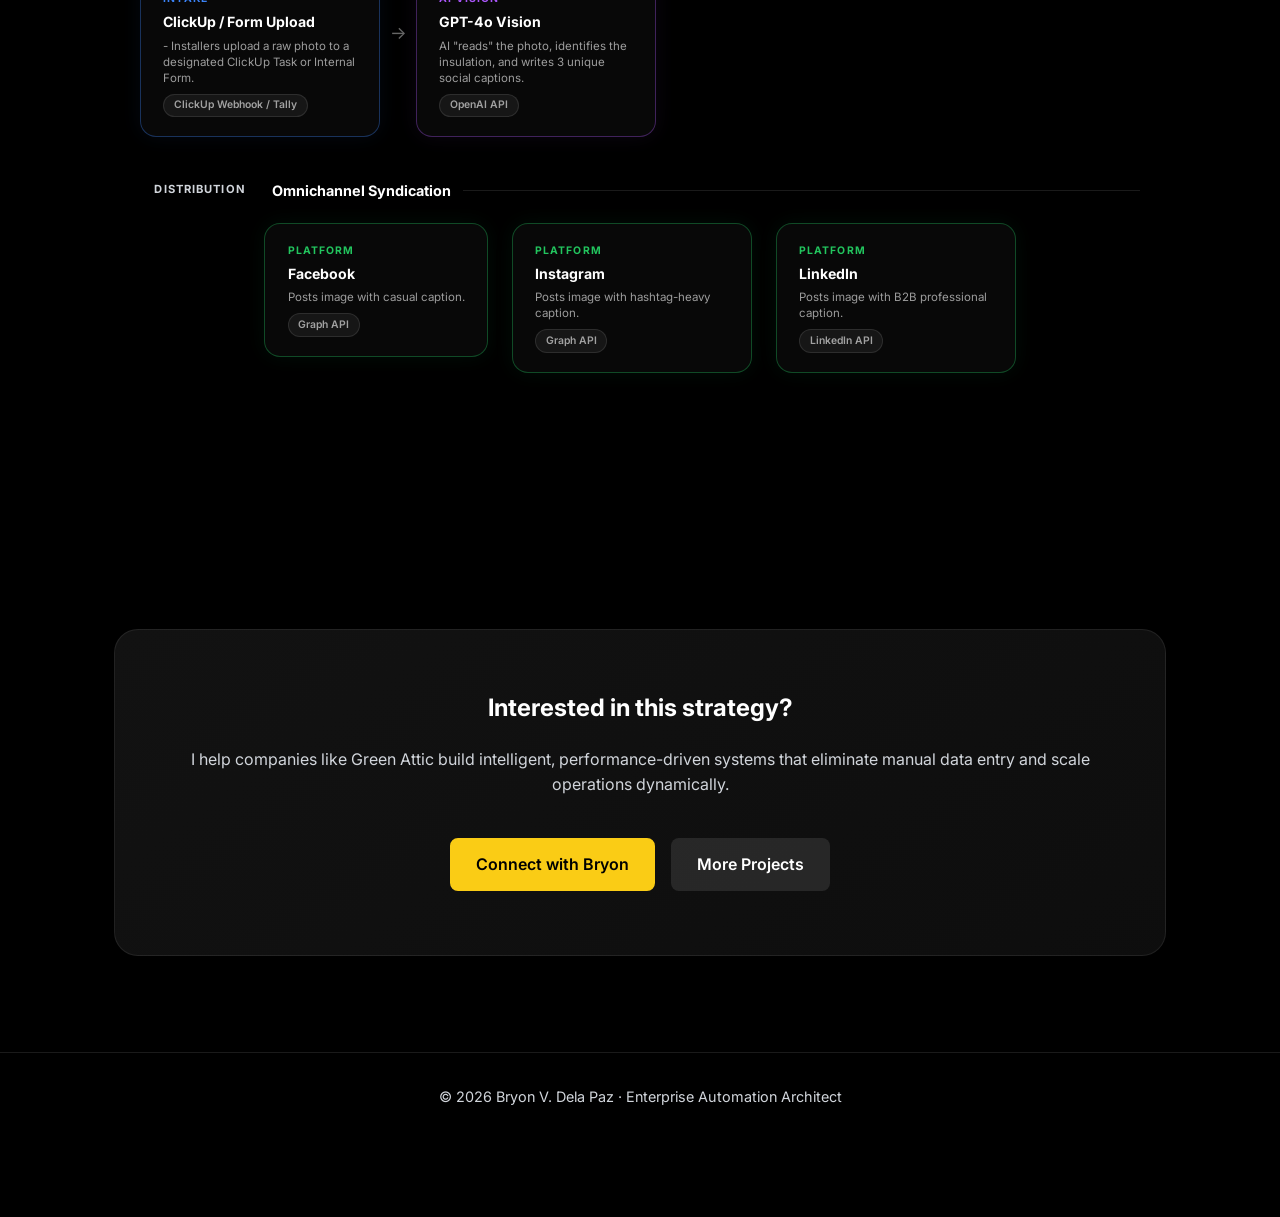
<file: green-attic-presentation.html>
<!DOCTYPE html>
<html lang="en">

<head>
    <meta charset="UTF-8">
    <meta name="viewport" content="width=device-width, initial-scale=1.0">
    <meta name="description"
        content="Enterprise Solution Brief: Deep Research & Automation Architecture for Green Attic Insulation by Bryon V. Dela Paz.">
    <title>Green Attic Solution Brief | Bryon V. Dela Paz</title>
    <link href="https://fonts.googleapis.com/css2?family=Inter:wght@300;400;500;600;700;800&display=swap"
        rel="stylesheet">
    <link rel="stylesheet" href="styles.css">
    <style>
        .presentation-hero {
            background: linear-gradient(180deg, rgba(250, 204, 21, 0.05) 0%, rgba(0, 0, 0, 1) 100%);
            padding-bottom: 4rem;
        }
        .stat-grid {
            display: grid;
            grid-template-columns: repeat(auto-fit, minmax(200px, 1fr));
            gap: 2rem;
            margin: 3rem 0;
        }
        .stat-card {
            text-align: center;
            padding: 2rem;
        }
        .stat-number {
            font-size: 2.5rem;
            font-weight: 800;
            color: var(--accent-yellow);
            display: block;
        }
        .stat-label {
            font-size: 0.9rem;
            text-transform: uppercase;
            letter-spacing: 1px;
            color: var(--text-main);
        }
        .accent-border {
            border-left: 4px solid var(--accent-yellow);
            padding-left: 1.5rem;
            margin-bottom: 1.5rem;
        }
        .accent-border:last-child {
            margin-bottom: 0;
        }
        
        /* ── Visual Workflow CSS (Imported from Portfolio) ── */
        .wf-section {
            margin: 4rem auto; max-width: 1000px;
        }
        .wf-title {
            font-size: 1.8rem; font-weight: 800; margin-bottom: 0.5rem;
        }
        .wf-subtitle {
            color: var(--text-main); font-size: 1rem; margin-bottom: 3rem;
            line-height: 1.6;
        }
        .layer-heading {
            display: flex; align-items: center; gap: 0.75rem;
            margin: 2.5rem 0 1.2rem;
        }
        .layer-badge {
            padding: 0.25rem 0.9rem; border-radius: 20px;
            font-size: 0.7rem; font-weight: 700; letter-spacing: 0.1em;
            text-transform: uppercase;
        }
        .layer-badge.yellow { background: rgba(250,204,21,0.15); color: var(--accent-yellow); border: 1px solid rgba(250,204,21,0.25); }
        .layer-badge.blue   { background: rgba(59,130,246,0.15); color: #3b82f6; border: 1px solid rgba(59,130,246,0.25); }
        .layer-title {
            font-size: 0.9rem; font-weight: 700; color: #fff;
        }
        .layer-line {
            flex: 1; height: 1px; background: rgba(255,255,255,0.1);
        }
        .flow-lane {
            display: flex; align-items: center; flex-wrap: wrap; gap: 0;
        }
        .node {
            border: 1px solid rgba(255,255,255,0.1); border-radius: 16px;
            background: rgba(255,255,255,0.03); padding: 1.2rem 1.4rem;
            min-width: 200px; max-width: 240px; flex-shrink: 0;
            transition: transform 0.2s;
        }
        .node:hover { transform: translateY(-2px); }
        .node.yellow { border-color: rgba(250,204,21,0.35); box-shadow: 0 0 20px rgba(250,204,21,0.07); }
        .node.blue   { border-color: rgba(59,130,246,0.35); box-shadow: 0 0 20px rgba(59,130,246,0.07); }
        .node.purple { border-color: rgba(168,85,247,0.35); box-shadow: 0 0 20px rgba(168,85,247,0.07); }
        .node.green  { border-color: rgba(34,197,94,0.35); box-shadow: 0 0 20px rgba(34,197,94,0.07); }
        .node.white  { border-color: rgba(255,255,255,0.35); }
        
        .node-icon { font-size: 1.4rem; margin-bottom: 0.4rem; }
        .node-label {
            font-size: 0.65rem; font-weight: 700; letter-spacing: 0.1em;
            text-transform: uppercase; margin-bottom: 0.2rem;
        }
        .node.yellow .node-label { color: var(--accent-yellow); }
        .node.blue .node-label   { color: #3b82f6; }
        .node.purple .node-label { color: #a855f7; }
        .node.green .node-label  { color: #22c55e; }
        
        .node-title { font-size: 0.88rem; font-weight: 700; color: #fff; margin-bottom: 0.25rem; }
        .node-desc { font-size: 0.72rem; color: rgba(255,255,255,0.6); line-height: 1.4; }
        .node-tool {
            display: inline-block; margin-top: 0.5rem; padding: 0.15rem 0.6rem;
            border-radius: 20px; font-size: 0.65rem; font-weight: 600;
            background: rgba(255,255,255,0.06); border: 1px solid rgba(255,255,255,0.1); color: rgba(255,255,255,0.6);
        }
        .arrow-h {
            display: flex; align-items: center; padding: 0 0.5rem;
            color: rgba(255,255,255,0.4); font-size: 1.1rem; min-width: 36px; justify-content: center;
        }
        .arrow-v {
            display: flex; flex-direction: column; align-items: center; width: 100%;
            padding: 0.3rem 0; color: rgba(255,255,255,0.4); font-size: 1.1rem;
        }
        .branch-row { display: flex; gap: 1.5rem; align-items: flex-start; justify-content: center; margin-top: 1rem; }
        .branch-col { display: flex; flex-direction: column; align-items: center; gap: 0; }
        
        @media (max-width: 768px) {
            .flow-lane { flex-direction: column; align-items: stretch; }
            .arrow-h { transform: rotate(90deg); padding: 0.5rem 0; }
            .node { max-width: 100%; }
            .branch-row { flex-direction: column; align-items: stretch; }
        }
    </style>
<link rel="stylesheet" href="experience.css">
</head>

<body>

    <div class="bg-grid"></div>

    <!-- Navbar -->
    <nav id="navbar">
        <div class="nav-content">
            <a href="index.html" class="logo" aria-label="Bryon Dela Paz home"><img src="Picture.png.avif" alt="Bryon Dela Paz" width="36" height="36" style="border-radius:50%;object-fit:cover"></a>
            <ul class="nav-links">
                <li><a href="index.html#automations">Back to Projects</a></li>
                <li><a href="#contact" class="btn-nav">Contact</a></li>
            </ul>
        </div>
    </nav>

    <main>
        <!-- Hero -->
        <section class="presentation-hero section-padding reveal">
            <div class="center">
                <span class="section-label">ENTERPRISE SOLUTION BRIEF</span>
                <h1 class="hero-title" style="margin-top: 1rem;">
                    <span class="text-white">Architecture For</span>
                    <span class="text-yellow">Green Attic</span>
                </h1>
                <p class="hero-subtitle" style="margin: 0 auto 3rem;">
                    Evolving Green Attic into a tech-enabled powerhouse through decoupled n8n-driven workflows, ClickUp automation, and AI Lead Generation.
                </p>
                <div class="stat-grid">
                    <div class="stat-card glass-card hover-lift">
                        <span class="stat-number">RAG</span>
                        <span class="stat-label">AI Agent Integration</span>
                    </div>
                    <div class="stat-card glass-card hover-lift">
                        <span class="stat-number">B2B</span>
                        <span class="stat-label">Commercial Lead Gen</span>
                    </div>
                    <div class="stat-card glass-card hover-lift">
                        <span class="stat-number">&infin;</span>
                        <span class="stat-label">Scalability with n8n</span>
                    </div>
                </div>
            </div>
        </section>

        <!-- About Green Attic -->
        <section class="section-padding reveal">
            <div class="center" style="max-width: 900px; margin: 0 auto; text-align: left;">
                <span class="section-label">CLIENT OVERVIEW</span>
                <h2 style="margin-bottom: 2rem;">Who is Green Attic?</h2>
                <div class="glass-card glow-card" style="padding: 3rem;">
                    <p style="font-size: 1.1rem; line-height: 1.8; margin-bottom: 1.5rem;">
                        <strong>Green Attic Insulation</strong> is a trusted, highly-rated Chicagoland home services company with over 15 years of experience. They specialize in evaluating residential and commercial energy efficiency and executing high-volume insulation protocols.
                    </p>
                    <p style="font-size: 1.1rem; line-height: 1.8;">
                        As the brand scales, leadership is actively building stronger internal systems, pushing for smarter marketing automation, and integrating AI-powered workflows across their brands to reduce manual administrative work and improve field execution.
                    </p>
                </div>
            </div>
        </section>

        <!-- Discovery -->
        <section class="section-padding reveal" style="background: rgba(250, 204, 21, 0.05); border-bottom: 1px solid rgba(255, 255, 255, 0.05);">
            <div class="center" style="max-width: 900px; margin: 0 auto; text-align: left;">
                <span class="section-label text-yellow">THE DISCOVERY PROCESS</span>
                <h2 style="margin-bottom: 2rem;">Identifying Operational Bottlenecks</h2>
                <div class="glass-card" style="padding: 3rem;">
                    <p style="margin-bottom: 1.5rem;">
                        <strong class="text-yellow">1. Strategic Analysis:</strong> In evaluating the Enterprise Architect position, I mapped the standard customer journey and operational workflows of high-volume insulation contractors against Green Attic's existing tech stack and market positioning.
                    </p>
                    <p style="margin-bottom: 1.5rem;">
                        <strong class="text-yellow">2. Identifying the Gaps:</strong> This analysis revealed common industry friction points that often limit scaling: manual data handoffs between sales and Field Operations (CRM to ClickUp), inconsistent "field-to-feed" marketing content generation, and the massive resource costs associated with traditional commercial B2B outreach.
                    </p>
                    <p>
                        <strong class="text-yellow">3. The Proposed Architecture:</strong> What follows is a blueprint for a custom, decoupled n8n architecture designed specifically to eliminate manual data entry, connect siloed systems via APIs, and fully automate operations natively without ballooning SaaS costs.
                    </p>
                </div>
            </div>
        </section>

        <!-- The Audit -->
        <section class="section-padding reveal">
            <div class="center" style="max-width: 1000px; margin: 0 auto; text-align: left;">
                <span class="section-label text-yellow">DIGITAL FOOTPRINT AUDIT</span>
                <h2 style="margin-bottom: 0.5rem;">SEO, Social &amp; Market Standing</h2>
                <p style="color: rgba(255,255,255,0.5); font-size: 0.9rem; margin-bottom: 2.5rem;">Based on independent research across Google, BBB, Angi, Yelp, YouTube, and social platforms.</p>
                
                <div style="display: grid; grid-template-columns: repeat(auto-fit, minmax(220px, 1fr)); gap: 1.5rem; margin-bottom: 3rem;">
                    <div class="glass-card" style="padding: 1.8rem; text-align: center; border-top: 3px solid #facc15;">
                        <div style="font-size: 2.2rem; font-weight: 800; color: #facc15;">4.8 ★</div>
                        <div style="font-size: 0.8rem; text-transform: uppercase; letter-spacing: 1px; color: rgba(255,255,255,0.5); margin-top: 0.5rem;">Google Rating (700+ Reviews)</div>
                    </div>
                    <div class="glass-card" style="padding: 1.8rem; text-align: center; border-top: 3px solid #3b82f6;">
                        <div style="font-size: 2.2rem; font-weight: 800; color: #3b82f6;">1,000+</div>
                        <div style="font-size: 0.8rem; text-transform: uppercase; letter-spacing: 1px; color: rgba(255,255,255,0.5); margin-top: 0.5rem;">5-Star Reviews (All Platforms)</div>
                    </div>
                    <div class="glass-card" style="padding: 1.8rem; text-align: center; border-top: 3px solid #a855f7;">
                        <div style="font-size: 2.2rem; font-weight: 800; color: #a855f7;">447</div>
                        <div style="font-size: 0.8rem; text-transform: uppercase; letter-spacing: 1px; color: rgba(255,255,255,0.5); margin-top: 0.5rem;">YouTube Videos (1.44K Subscribers)</div>
                    </div>
                    <div class="glass-card" style="padding: 1.8rem; text-align: center; border-top: 3px solid #22c55e;">
                        <div style="font-size: 2.2rem; font-weight: 800; color: #22c55e;">15+</div>
                        <div style="font-size: 0.8rem; text-transform: uppercase; letter-spacing: 1px; color: rgba(255,255,255,0.5); margin-top: 0.5rem;">Years in Business, Est. 2009</div>
                    </div>
                </div>

                <div class="comparison-grid" style="margin-top: 0;">
                    <div class="glass-card hover-lift" style="padding: 2.5rem; border-top: 4px solid #facc15;">
                        <h3 style="margin-bottom: 1rem; color: #fff;">✅ What's Working</h3>
                        <p style="color: rgba(255,255,255,0.7); line-height: 1.7; font-size: 0.95rem;">
                            Green Attic is the <strong>unambiguous review leader</strong> in their market — 4.8 stars on Google (700+ reviews), 4.7 on Angi, 4.6 on Yelp, 4.9 on HomeAdvisor, and 4.5 on BBB. They also maintain a YouTube channel with 447 videos and 1.44K subscribers, showcasing topics like frozen pipe prevention, ice dam formation, and mold removal — a strong educational SEO base. They have active accounts on Facebook, Instagram, LinkedIn, and TikTok.
                        </p>
                    </div>
                    <div class="glass-card hover-lift" style="padding: 2.5rem; border-top: 4px solid #ef4444;">
                        <h3 style="margin-bottom: 1rem; color: #fff;">⚠️ The Content Gap</h3>
                        <p style="color: rgba(255,255,255,0.7); line-height: 1.7; font-size: 0.95rem;">
                            Despite being active across 5 platforms and having 447 YouTube videos, posting is <strong>inconsistent and platform-agnostic</strong> — no unified AI-driven syndication strategy connects YouTube Shorts to IG Reels, or GMB reviews to Instagram social proof campaigns. Every post requires a full manual production cycle, meaning high-value field content like job-site photos rarely make it to the feed. National franchise competitors exploit this gap with automated content engines.
                        </p>
                    </div>
                </div>
            </div>
        </section>

        <!-- The Problem -->
        <section class="section-padding reveal">
            <div class="about-grid">
                <div class="section-header">
                    <span class="section-label">THE CHALLENGE</span>
                    <h2>General Industry Friction Points</h2>
                </div><aside class="case-context"><h2>Research & architecture proposal</h2><p>This solution brief was prepared for an interview. It explores common contractor challenges and proposed automations; it is not evidence of a deployed engagement.</p><details><summary>How to explore this project</summary><p>Read the architecture as a proposal. Impact statements describe intended benefits, not measured client results.</p></details></aside>
                <div class="glass-card glow-card" style="padding: 3rem;">
                    <p class="accent-border">
                        <strong>1. CRM-to-ClickUp Handoff Friction:</strong> Transitioning from a won deal in the CRM to an actionable, fully-scoped project in ClickUp often requires extensive manual data entry. This creates data silos and increases the likelihood of miscommunication between sales and field operations.
                    </p>
                    <p class="accent-border">
                        <strong>2. Stagnant Local SEO:</strong> Maintaining a hyper-local blog presence to capture Generative AI search traffic requires immense manual writing time, making it difficult to compete organically against national franchises with massive marketing budgets.
                    </p>
                    <p class="accent-border">
                        <strong>3. The Content Bottleneck:</strong> Field installers take excellent job-site photos, but transferring those images to marketing, writing unique localized captions, and scheduling them across multiple networks is tedious and frequently neglected.
                    </p>
                    <p class="accent-border">
                        <strong>4. The "Project Gap" Anxiety:</strong> During multi-day projects, homeowners can experience anxiety if they aren't proactively updated between phases. Manual communication often drops off when field crews are busy, leading to decreased customer satisfaction.
                    </p>
                    <p class="accent-border">
                        <strong>5. Expensive B2B Lead Gen:</strong> Commercial insulation is highly lucrative, but hiring dedicated outbound SDRs is expensive and traditional manual cold-calling yields diminishing returns.
                    </p>
                </div>
            </div>
        </section>

        <!-- Sample Workflows -->
        <section class="section-padding reveal">
            <div class="center" style="max-width: 1000px; margin: 0 auto; text-align: left;">
                <span class="section-label">ARCHITECTURE IN ACTION</span>
                <h2 style="text-align: center; margin-bottom: 3rem;">Sample Automation Workflows</h2>
                
                <!-- Workflow 1: ClickUp Ops -->
                <div class="wf-section" style="margin-top: 0;">
                    <div class="wf-title">1. The Project Handoff &amp; RAG Sync Pipeline</div>
                    <div class="wf-subtitle">A seamless event architecture orchestrating CRM contract approvals into fully provisioned ClickUp environments, while syncing data to a Vector Database for internal AI queries.</div>
                    
                    <div class="layer-heading">
                        <div class="layer-badge yellow">Phase 1</div>
                        <div class="layer-title">Deal Processing &amp; Operations Setup</div>
                        <div class="layer-line"></div>
                    </div>
                    <div class="flow-lane">
                        <div class="node yellow">
                            <div class="node-icon">💼</div>
                            <div class="node-label">Trigger</div>
                            <div class="node-title">CRM Deal Won</div>
                            <div class="node-desc">Sales rep marks contract as Signed/Won in HubSpot/ServiceTitan.</div>
                            <span class="node-tool">n8n Webhook Endpoint</span>
                        </div>
                        <div class="arrow-h">→</div>
                        <div class="node white">
                            <div class="node-icon">⚙️</div>
                            <div class="node-label">JavaScript</div>
                            <div class="node-title">Data Transformation</div>
                            <div class="node-desc">Parses the job scope string to extract materials, dates, and crew type.</div>
                            <span class="node-tool">n8n Code Node</span>
                        </div>
                        <div class="arrow-h">→</div>
                        <div class="node blue">
                            <div class="node-icon">📋</div>
                            <div class="node-label">Operations</div>
                            <div class="node-title">ClickUp Provisioning</div>
                            <div class="node-desc">Automatically builds the ClickUp List, writes sub-tasks, and assigns the correct field crew.</div>
                            <span class="node-tool">ClickUp API</span>
                        </div>
                    </div>
                    
                    <div class="layer-heading">
                        <div class="layer-badge blue">Phase 2</div>
                        <div class="layer-title">Vector DB Memory Sync</div>
                        <div class="layer-line"></div>
                    </div>
                    <div class="flow-lane">
                        <div class="node blue">
                            <div class="node-icon">🔄</div>
                            <div class="node-label">Trigger</div>
                            <div class="node-title">ClickUp Status Update</div>
                            <div class="node-desc">Polls for task completion or delays from the field iPad.</div>
                            <span class="node-tool">ClickUp Webhook</span>
                        </div>
                        <div class="arrow-h">→</div>
                        <div class="node purple">
                            <div class="node-icon">🧠</div>
                            <div class="node-label">AI Encoding</div>
                            <div class="node-title">Create Embeddings</div>
                            <div class="node-desc">Converts the project status update into vector math for AI retrieval.</div>
                            <span class="node-tool">OpenAI Embeddings</span>
                        </div>
                        <div class="arrow-h">→</div>
                        <div class="node green">
                            <div class="node-icon">🗄️</div>
                            <div class="node-label">Database</div>
                            <div class="node-title">Upsert to Pinecone</div>
                            <div class="node-desc">Internal staff can now query an AI bot: "Status of Smith job?"</div>
                            <span class="node-tool">Pinecone / Qdrant or CRM</span>
                        </div>
                    </div>
                </div>

                <!-- Workflow 2: Content Pipeline -->
                <div class="wf-section">
                    <div class="wf-title">2. Field-to-Feed AI Content Pipeline</div>
                    <div class="wf-subtitle">Eliminates the marketing bottleneck by using AI Vision to convert raw job-site photos into tailored, scheduled content across multiple social platforms.</div>
                    
                    <div class="layer-heading">
                        <div class="layer-badge blue">Orchestration</div>
                        <div class="layer-title">Image Ingestion &amp; Generation</div>
                        <div class="layer-line"></div>
                    </div>
                    <div class="flow-lane">
                        <div class="node blue">
                            <div class="node-icon">📸</div>
                            <div class="node-label">Intake</div>
                            <div class="node-title">ClickUp / Form Upload</div>
                            <div class="node-desc">  - Installers upload a raw photo to a designated ClickUp Task or Internal Form.</div>
                            <span class="node-tool">ClickUp Webhook / Tally</span>
                        </div>
                        <div class="arrow-h">→</div>
                        <div class="node purple">
                            <div class="node-icon">👁️</div>
                            <div class="node-label">AI Vision</div>
                            <div class="node-title">GPT-4o Vision</div>
                            <div class="node-desc">AI "reads" the photo, identifies the insulation, and writes 3 unique social captions.</div>
                            <span class="node-tool">OpenAI API</span>
                        </div>
                    </div>
                    
                    <div class="layer-heading">
                        <div class="layer-badge green">Distribution</div>
                        <div class="layer-title">Omnichannel Syndication</div>
                        <div class="layer-line"></div>
                    </div>
                    <div class="branch-row">
                        <div class="branch-col">
                            <div class="node green">
                                <div class="node-label">Platform</div>
                                <div class="node-title">Facebook</div>
                                <div class="node-desc">Posts image with casual caption.</div>
                                <span class="node-tool">Graph API</span>
                            </div>
                        </div>
                        <div class="branch-col">
                            <div class="node green">
                                <div class="node-label">Platform</div>
                                <div class="node-title">Instagram</div>
                                <div class="node-desc">Posts image with hashtag-heavy caption.</div>
                                <span class="node-tool">Graph API</span>
                            </div>
                        </div>
                        <div class="branch-col">
                            <div class="node green">
                                <div class="node-label">Platform</div>
                                <div class="node-title">LinkedIn</div>
                                <div class="node-desc">Posts image with B2B professional caption.</div>
                                <span class="node-tool">LinkedIn API</span>
                            </div>
                        </div>
                    </div>
                </div>
            </div>
        </section>

        <!-- Final Call -->
        <section class="section-padding reveal center">
            <div class="glass-card outline" style="padding: 4rem;">
                <h2>Interested in this strategy?</h2>
                <p style="margin: 1.5rem 0 2.5rem;">I help companies like Green Attic build intelligent, performance-driven systems that eliminate manual data entry and scale operations dynamically.</p>
                <div class="hero-actions" style="justify-content: center;">
                    <a href="mailto:Delapazbryon123@gmail.com" class="btn-primary">Connect with Bryon</a>
                    <a href="index.html#automations" class="btn-secondary">More Projects</a>
                </div>
            </div>
        </section>
    </main>

    <footer>
        <p>&copy; 2026 Bryon V. Dela Paz &middot; Enterprise Automation Architect</p>
    </footer>

    <script>
        const observer = new IntersectionObserver((entries) => {
            entries.forEach(entry => {
                if (entry.isIntersecting) entry.target.classList.add('active');
            });
        }, { threshold: 0.1 });
        document.querySelectorAll('.reveal').forEach(el => observer.observe(el));
    </script>
<script src="experience.js"></script>
</body>

</html>
</file>
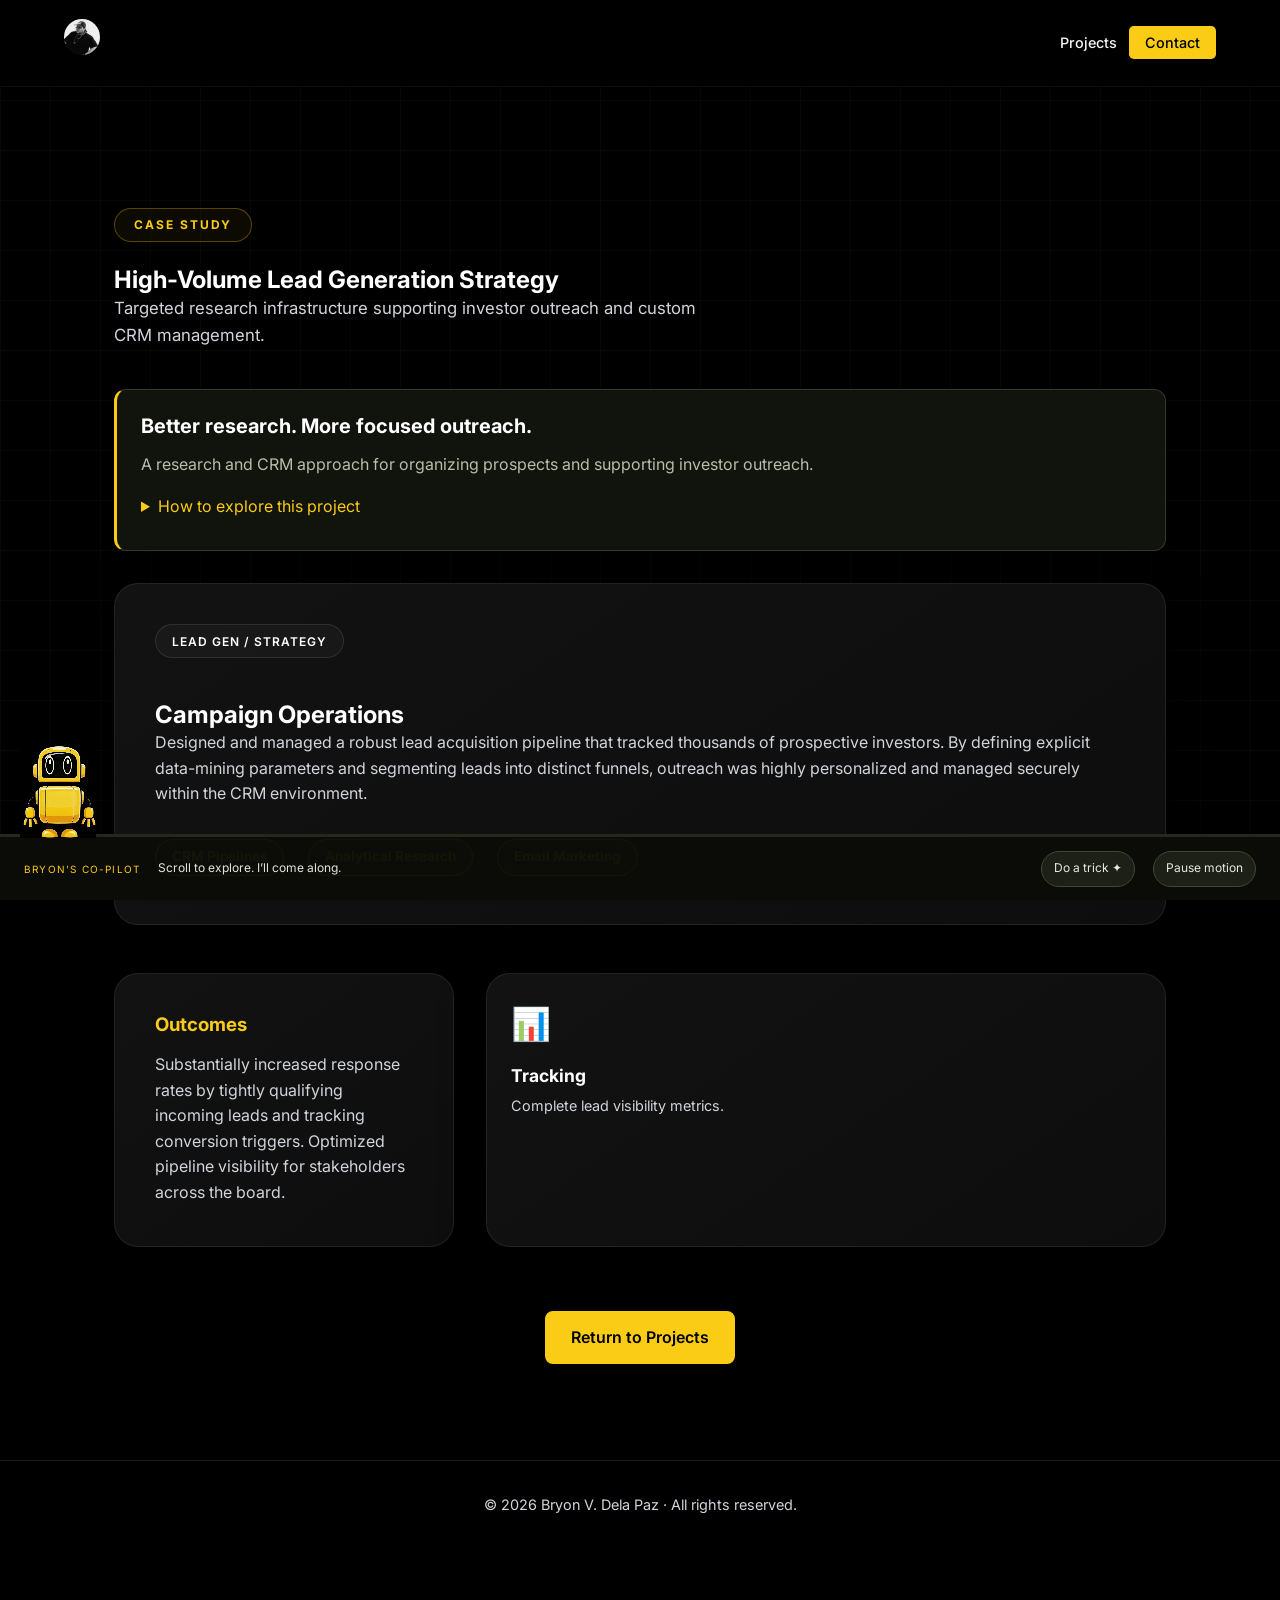
<file: lead-gen-strategy.html>
<!DOCTYPE html>
<html lang="en">
<head>
    <meta charset="UTF-8">
    <meta name="viewport" content="width=device-width, initial-scale=1.0">
    <meta name="description" content="Detailed case study for High-Volume Lead Generation Strategy. Built by Bryon V. Dela Paz.">
    <title>High-Volume Lead Generation Strategy | Case Study</title>
    <link href="https://fonts.googleapis.com/css2?family=Inter:wght@300;400;500;600;700;800&display=swap" rel="stylesheet">
    <link rel="stylesheet" href="styles.css">
<link rel="stylesheet" href="experience.css">
</head>
<body>
    <div class="bg-grid"></div>
    <nav id="navbar">
        <div class="nav-content">
            <a href="index.html#home" class="logo" aria-label="Bryon Dela Paz home"><img src="Picture.png.avif" alt="Bryon Dela Paz" width="36" height="36" style="border-radius:50%;object-fit:cover"></a>
            <ul class="nav-links">
                <li><a href="index.html#automations">Projects</a></li>
                <li><a href="index.html#contact" class="btn-nav">Contact</a></li>
            </ul>
        </div>
    </nav>

    <main>
        <section class="section-padding reveal active" style="padding-top: 8rem;">
            <div class="section-header">
                <span class="section-label">CASE STUDY</span>
                <h1>High-Volume Lead Generation Strategy</h1>
                <p class="hero-subtitle">Targeted research infrastructure supporting investor outreach and custom CRM management.</p>
            </div><aside class="case-context"><h2>Better research. More focused outreach.</h2><p>A research and CRM approach for organizing prospects and supporting investor outreach.</p><details><summary>How to explore this project</summary><p>The emphasis is on a repeatable process: research, organize, qualify, and follow up.</p></details></aside>

            <div class="glass-card glow-card" style="margin-bottom: 3rem;">
                <div class="project-tag">Lead Gen / Strategy</div>
                <h2 style="margin-top: 1.5rem;">Campaign Operations</h2>
                <p>Designed and managed a robust lead acquisition pipeline that tracked thousands of prospective investors. By defining explicit data-mining parameters and segmenting leads into distinct funnels, outreach was highly personalized and managed securely within the CRM environment.</p>
                <div class="hero-actions" style="margin-top: 2rem;">
                    <div class="pill">CRM Pipelines</div>
                    <div class="pill">Analytical Research</div>
                    <div class="pill">Email Marketing</div>
                </div>
            </div>

            <div class="about-grid">
                <div class="glass-card">
                    <h3 style="color: var(--accent-yellow); margin-bottom: 1rem;">Outcomes</h3>
                    <p>Substantially increased response rates by tightly qualifying incoming leads and tracking conversion triggers. Optimized pipeline visibility for stakeholders across the board.</p>
                </div>
                <div class="about-pillars">
                    <div class="pillar glass-card">
                        <div class="pillar-icon">📊</div>
                        <h3>Tracking</h3>
                        <p>Complete lead visibility metrics.</p>
                    </div>
                </div>
            </div>

            <div class="center" style="margin-top: 4rem;">
                <a href="index.html#automations" class="btn-primary">Return to Projects</a>
            </div>
        </section>
    </main>

    <footer>
        <div class="footer-content">
            <p>&copy; 2026 Bryon V. Dela Paz &middot; All rights reserved.</p>
        </div>
    </footer>

    <style>
        .pill {
            background: rgba(250, 204, 21, 0.1);
            border: 1px solid var(--accent-yellow);
            color: var(--accent-yellow);
            padding: 0.4rem 1rem;
            border-radius: 20px;
            font-size: 0.85rem;
            font-weight: 600;
            display: inline-block;
            margin-right: 0.5rem;
            margin-bottom: 0.5rem;
        }
    </style>
<script src="experience.js"></script>
</body>
</html>
</file>
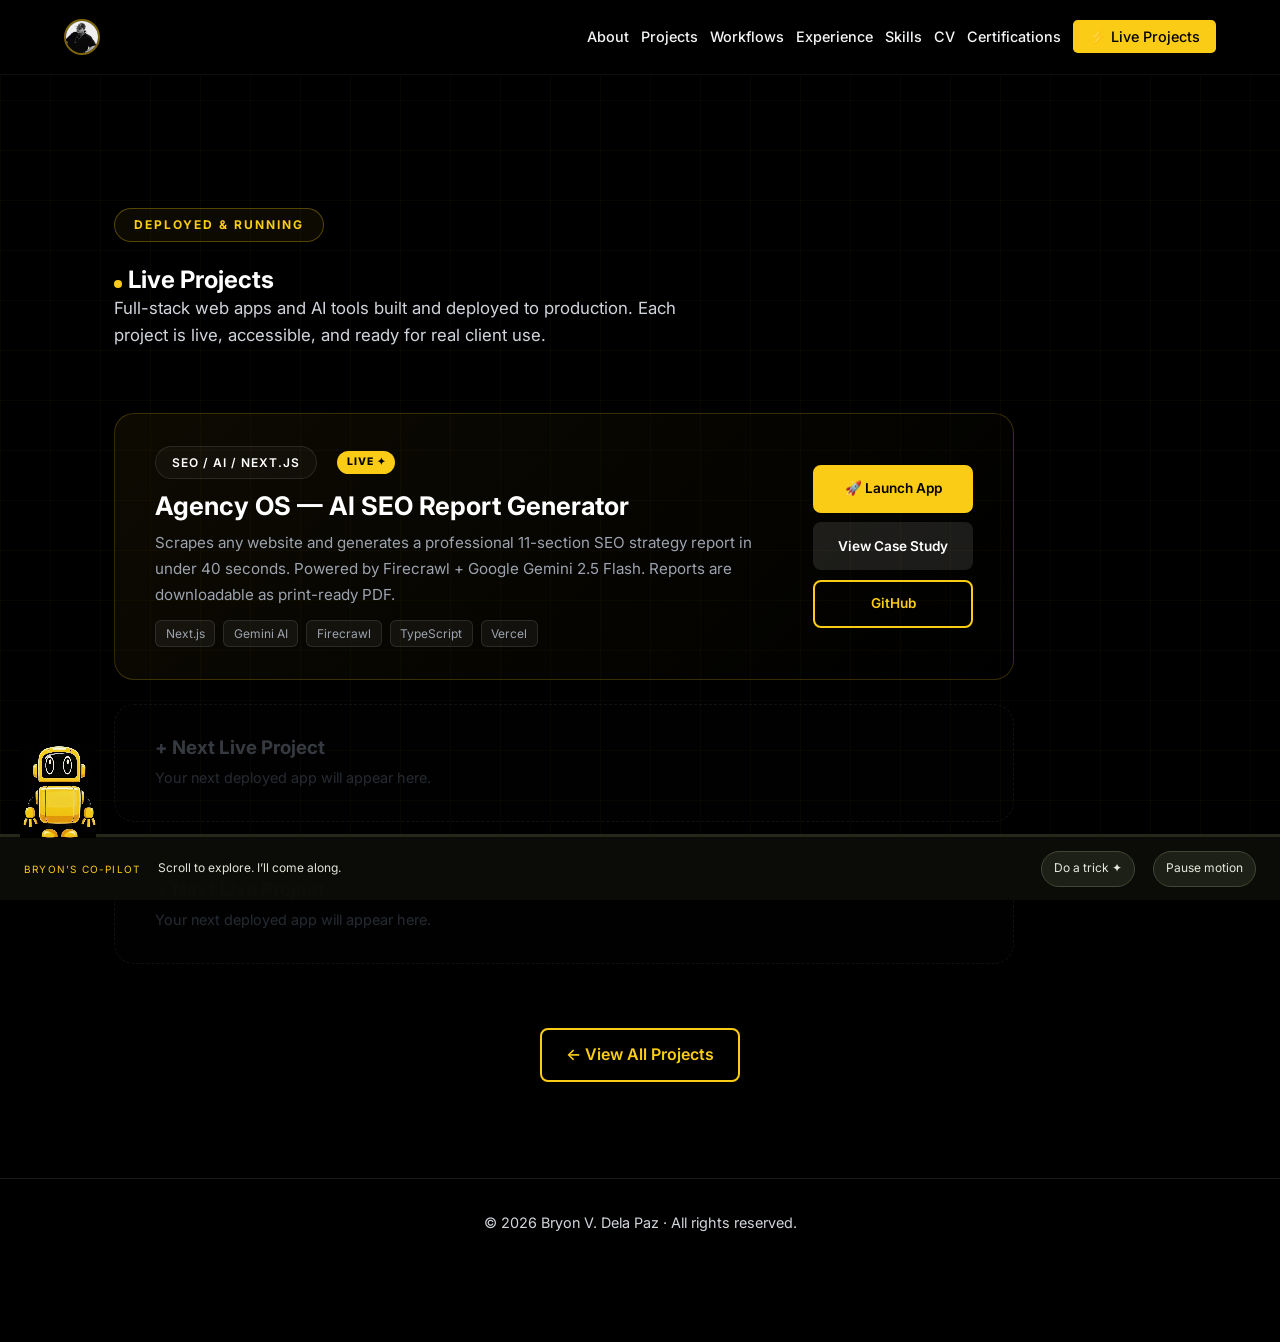
<file: live-projects.html>
<!DOCTYPE html>
<html lang="en">

<head>
    <meta charset="UTF-8">
    <meta name="viewport" content="width=device-width, initial-scale=1.0">
    <meta name="description" content="Live Projects by Bryon V. Dela Paz — deployed full-stack web apps and AI tools built for real use.">
    <title>Live Projects | Bryon V. Dela Paz</title>
    <link href="https://fonts.googleapis.com/css2?family=Inter:wght@300;400;500;600;700;800&display=swap" rel="stylesheet">
    <link rel="stylesheet" href="styles.css">
    <style>
        .live-dot {
            display: inline-block;
            width: 8px;
            height: 8px;
            border-radius: 50%;
            background: #FACC15;
            margin-right: 6px;
            animation: pulse-live 1.5s infinite;
        }
        @keyframes pulse-live {
            0%, 100% { opacity: 1; transform: scale(1); }
            50% { opacity: 0.4; transform: scale(0.8); }
        }
        .live-project-card {
            display: grid;
            grid-template-columns: 1fr auto;
            gap: 2rem;
            align-items: center;
            padding: 2rem 2.5rem;
            border-radius: 1.25rem;
            border: 1px solid rgba(255,255,255,0.07);
            background: rgba(255,255,255,0.02);
            margin-bottom: 1.5rem;
            transition: border-color 0.3s ease, background 0.3s ease, transform 0.25s ease;
            position: relative;
            overflow: hidden;
        }
        .live-project-card:hover {
            border-color: rgba(250,204,21,0.35);
            background: rgba(250,204,21,0.03);
            transform: translateY(-3px);
        }
        .live-project-card.featured {
            border-color: rgba(250,204,21,0.2);
            background: linear-gradient(135deg, rgba(250,204,21,0.05), rgba(0,0,0,0));
        }
        .live-badge-sm {
            display: inline-flex;
            align-items: center;
            background: #FACC15;
            color: #000;
            font-size: 0.65rem;
            font-weight: 800;
            padding: 0.2rem 0.6rem;
            border-radius: 999px;
            letter-spacing: 1px;
            text-transform: uppercase;
            margin-left: 0.75rem;
            vertical-align: middle;
        }
        .card-actions {
            display: flex;
            flex-direction: column;
            gap: 0.6rem;
            min-width: 160px;
        }
        .card-meta {
            display: flex;
            gap: 0.5rem;
            flex-wrap: wrap;
            margin-top: 0.75rem;
        }
        .meta-tag {
            font-size: 0.75rem;
            background: rgba(255,255,255,0.05);
            border: 1px solid rgba(255,255,255,0.1);
            color: #9CA3AF;
            padding: 0.2rem 0.6rem;
            border-radius: 6px;
        }
        .coming-soon-card {
            padding: 2rem 2.5rem;
            border-radius: 1.25rem;
            border: 1px dashed rgba(255,255,255,0.12);
            background: rgba(255,255,255,0.01);
            margin-bottom: 1.5rem;
            opacity: 0.5;
        }
        .coming-soon-card h3 { color: #6B7280; margin-bottom: 0.4rem; }
        .coming-soon-card p { color: #4B5563; font-size: 0.9rem; }
        @media (max-width: 600px) {
            .live-project-card { grid-template-columns: 1fr; }
            .card-actions { flex-direction: row; flex-wrap: wrap; }
        }
    </style>
<link rel="stylesheet" href="experience.css">
</head>

<body>

    <div class="bg-grid"></div>

    <!-- Navbar -->
    <nav id="navbar">
        <div class="nav-content">
            <a href="index.html#home" class="logo" style="display:inline-flex;align-items:center;gap:0.6rem;text-decoration:none;">
                <img src="Picture.png.avif" alt="Bryon V. Dela Paz" style="width:36px;height:36px;border-radius:50%;object-fit:cover;border:2px solid rgba(250,204,21,0.5);">
            </a>
            <ul class="nav-links">
                <li><a href="index.html#about">About</a></li>
                <li><a href="index.html#automations">Projects</a></li>
                <li><a href="n8n-workflows.html">Workflows</a></li>
                <li><a href="index.html#experience">Experience</a></li>
                <li><a href="index.html#skills">Skills</a></li>
                <li><a href="cv.html">CV</a></li>
                <li><a href="index.html#certifications">Certifications</a></li>
                <li><a href="live-projects.html" class="btn-nav" style="background: var(--accent-yellow); color: #000;">⚡ Live Projects</a></li>
            </ul>
        </div>
    </nav>

    <main>
        <section class="section-padding reveal active" style="padding-top: 8rem;">

            <!-- Header -->
            <div class="section-header">
                <span class="section-label">DEPLOYED & RUNNING</span>
                <h1><span class="live-dot"></span>Live Projects</h1>
                <p class="hero-subtitle" style="max-width: 600px;">
                    Full-stack web apps and AI tools built and deployed to production.
                    Each project is live, accessible, and ready for real client use.
                </p>
            </div>

            <!-- Live Projects List -->
            <div style="margin-top: 4rem; max-width: 900px;">

                <!-- Agency OS -->
                <div class="live-project-card featured">
                    <div>
                        <div style="display: flex; align-items: center; flex-wrap: wrap; gap: 0.5rem; margin-bottom: 0.75rem;">
                            <span class="project-tag" style="margin: 0;">SEO / AI / Next.js</span>
                            <span class="live-badge-sm">LIVE ✦</span>
                        </div>
                        <h2 style="font-size: 1.6rem; margin-bottom: 0.5rem;">Agency OS — AI SEO Report Generator</h2>
                        <p style="color: #9CA3AF; font-size: 0.95rem; line-height: 1.7; margin-bottom: 0.75rem;">
                            Scrapes any website and generates a professional 11-section SEO strategy report in under 40 seconds.
                            Powered by Firecrawl + Google Gemini 2.5 Flash. Reports are downloadable as print-ready PDF.
                        </p>
                        <div class="card-meta">
                            <span class="meta-tag">Next.js</span>
                            <span class="meta-tag">Gemini AI</span>
                            <span class="meta-tag">Firecrawl</span>
                            <span class="meta-tag">TypeScript</span>
                            <span class="meta-tag">Vercel</span>
                        </div>
                    </div>
                    <div class="card-actions">
                        <a href="https://frontend-seven-wine-36.vercel.app" target="_blank" rel="noopener noreferrer" class="btn-primary" style="text-align: center; padding: 0.7rem 1.2rem; font-size: 0.85rem;">🚀 Launch App</a>
                        <a href="agency-os.html" class="btn-secondary" style="text-align: center; padding: 0.7rem 1.2rem; font-size: 0.85rem;">View Case Study</a>
                        <a href="https://github.com/delapazbryon123/agency-os-frontend" target="_blank" rel="noopener noreferrer" class="btn-outline" style="text-align: center; padding: 0.7rem 1.2rem; font-size: 0.85rem;">GitHub</a>
                    </div>
                </div>

                <!-- Placeholder slots for future projects -->
                <div class="coming-soon-card">
                    <h3>+ Next Live Project</h3>
                    <p>Your next deployed app will appear here.</p>
                </div>

                <div class="coming-soon-card">
                    <h3>+ Next Live Project</h3>
                    <p>Your next deployed app will appear here.</p>
                </div>

            </div>

            <div class="center" style="margin-top: 4rem;">
                <a href="index.html#automations" class="btn-outline">← View All Projects</a>
            </div>

        </section>
    </main>

    <footer>
        <div class="footer-content">
            <p>&copy; <span id="year"></span> Bryon V. Dela Paz &middot; All rights reserved.</p>
        </div>
    </footer>

    <script>
        document.getElementById("year").textContent = new Date().getFullYear();
        const navbar = document.getElementById("navbar");
        window.addEventListener("scroll", () => {
            navbar.classList.toggle("scrolled", window.scrollY > 50);
        });
    </script>

<script src="experience.js"></script>
</body>
</html>
</file>
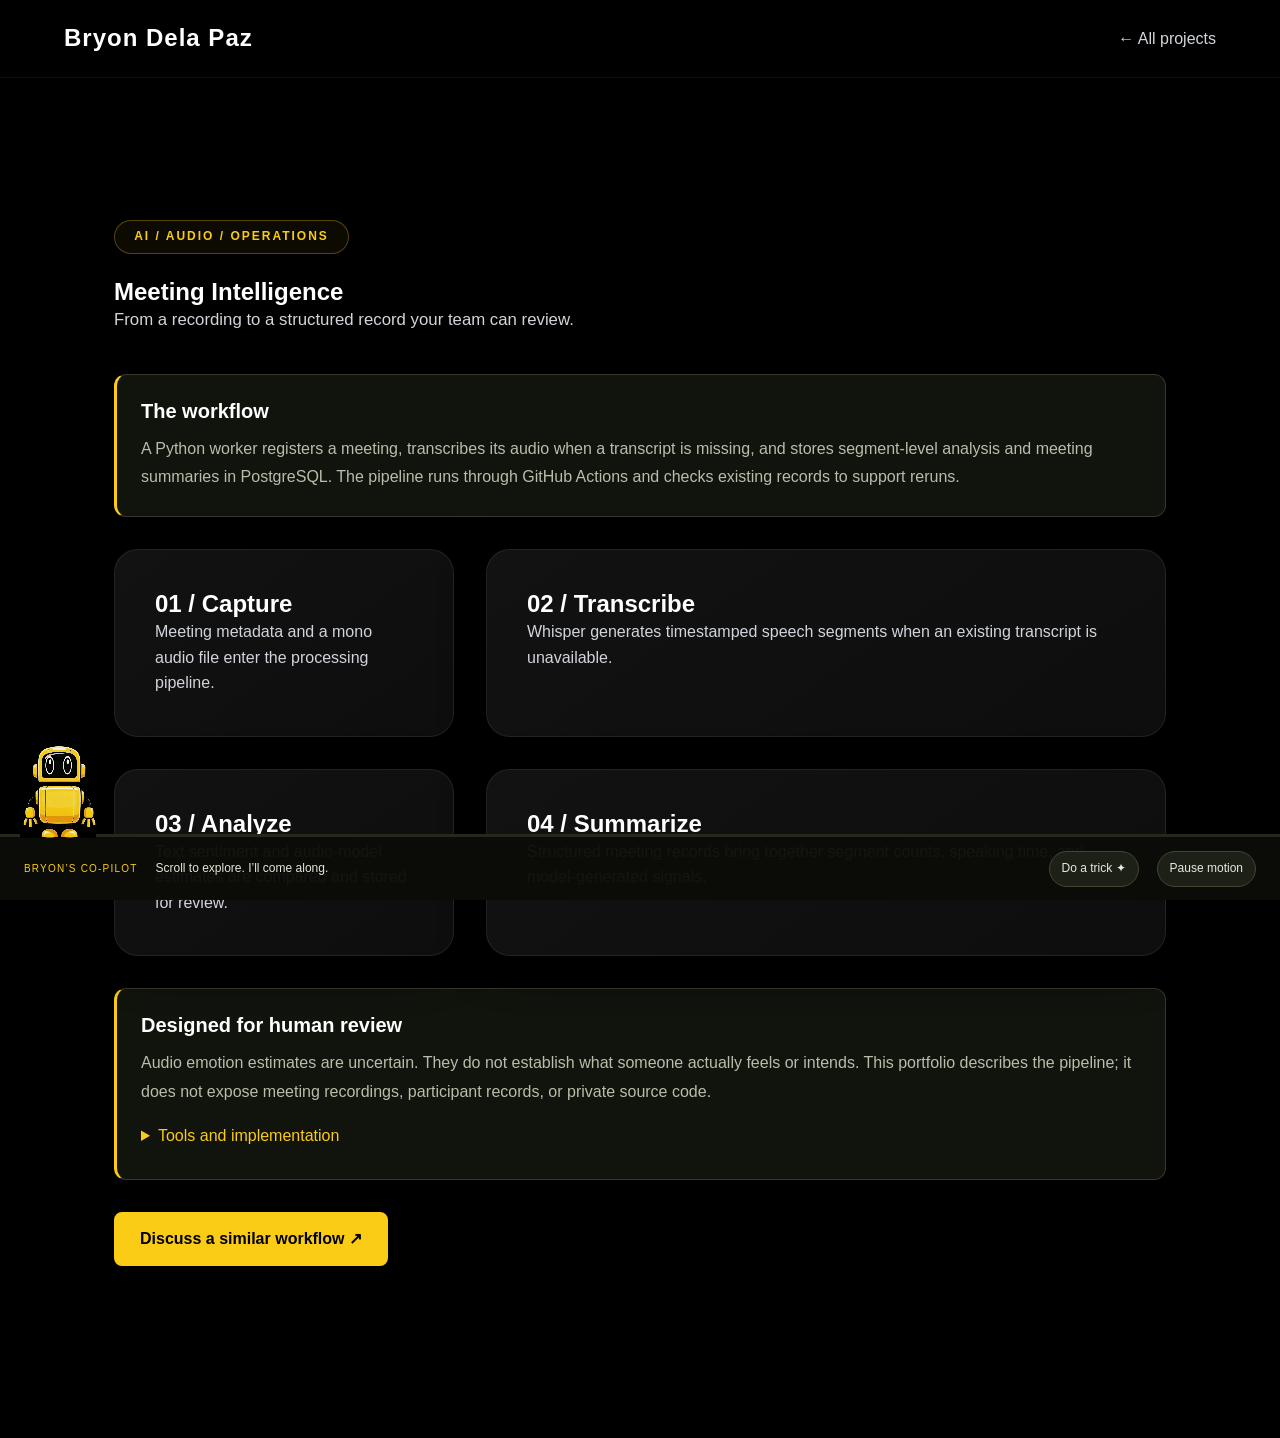
<file: meeting-intelligence.html>
<!doctype html><html lang="en"><head><meta charset="utf-8"><meta name="viewport" content="width=device-width,initial-scale=1"><title>Meeting Intelligence | Bryon Dela Paz</title><meta name="description" content="An audio-to-insights pipeline built by Bryon Dela Paz."><link rel="stylesheet" href="styles.css"><link rel="stylesheet" href="experience.css"></head><body><nav id="navbar"><div class="nav-content"><a href="index.html" class="logo">Bryon Dela Paz</a><a href="index.html#automations">← All projects</a></div></nav><main><section class="section-padding" style="padding-top:140px"><span class="section-label">AI / AUDIO / OPERATIONS</span><h1>Meeting Intelligence</h1><p class="hero-subtitle">From a recording to a structured record your team can review.</p><div class="case-context"><h2>The workflow</h2><p>A Python worker registers a meeting, transcribes its audio when a transcript is missing, and stores segment-level analysis and meeting summaries in PostgreSQL. The pipeline runs through GitHub Actions and checks existing records to support reruns.</p></div><div class="about-grid"><article class="glass-card"><h2>01 / Capture</h2><p>Meeting metadata and a mono audio file enter the processing pipeline.</p></article><article class="glass-card"><h2>02 / Transcribe</h2><p>Whisper generates timestamped speech segments when an existing transcript is unavailable.</p></article><article class="glass-card"><h2>03 / Analyze</h2><p>Text sentiment and audio-model estimates are compared and stored for review.</p></article><article class="glass-card"><h2>04 / Summarize</h2><p>Structured meeting records bring together segment counts, speaking time, and model-generated signals.</p></article></div><div class="case-context"><h2>Designed for human review</h2><p>Audio emotion estimates are uncertain. They do not establish what someone actually feels or intends. This portfolio describes the pipeline; it does not expose meeting recordings, participant records, or private source code.</p><details><summary>Tools and implementation</summary><p>Python · faster-whisper · emotion2vec · PostgreSQL · GitHub Actions. Processing includes checks for missing speech and existing transcripts.</p></details></div><a href="mailto:Delapazbryon123@gmail.com" class="btn-primary">Discuss a similar workflow ↗</a></section></main><script src="experience.js"></script></body></html>
</file>
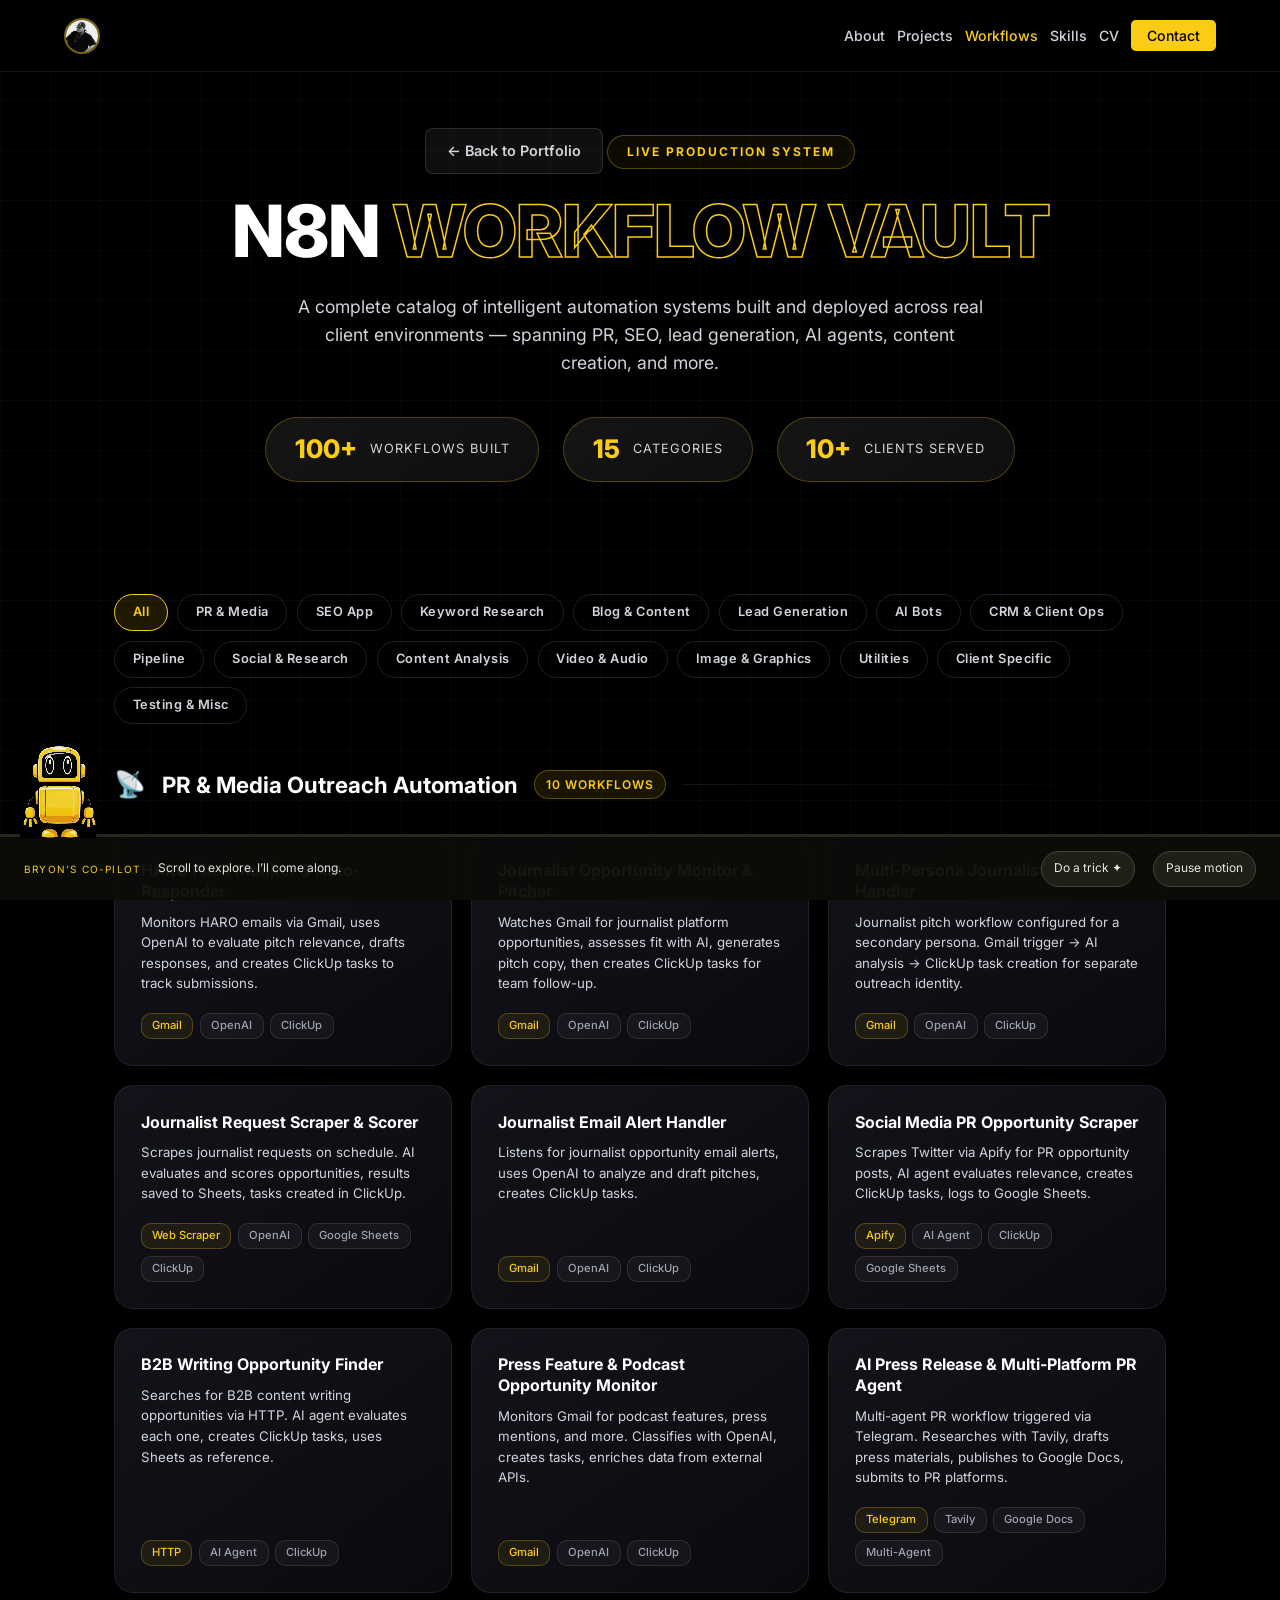
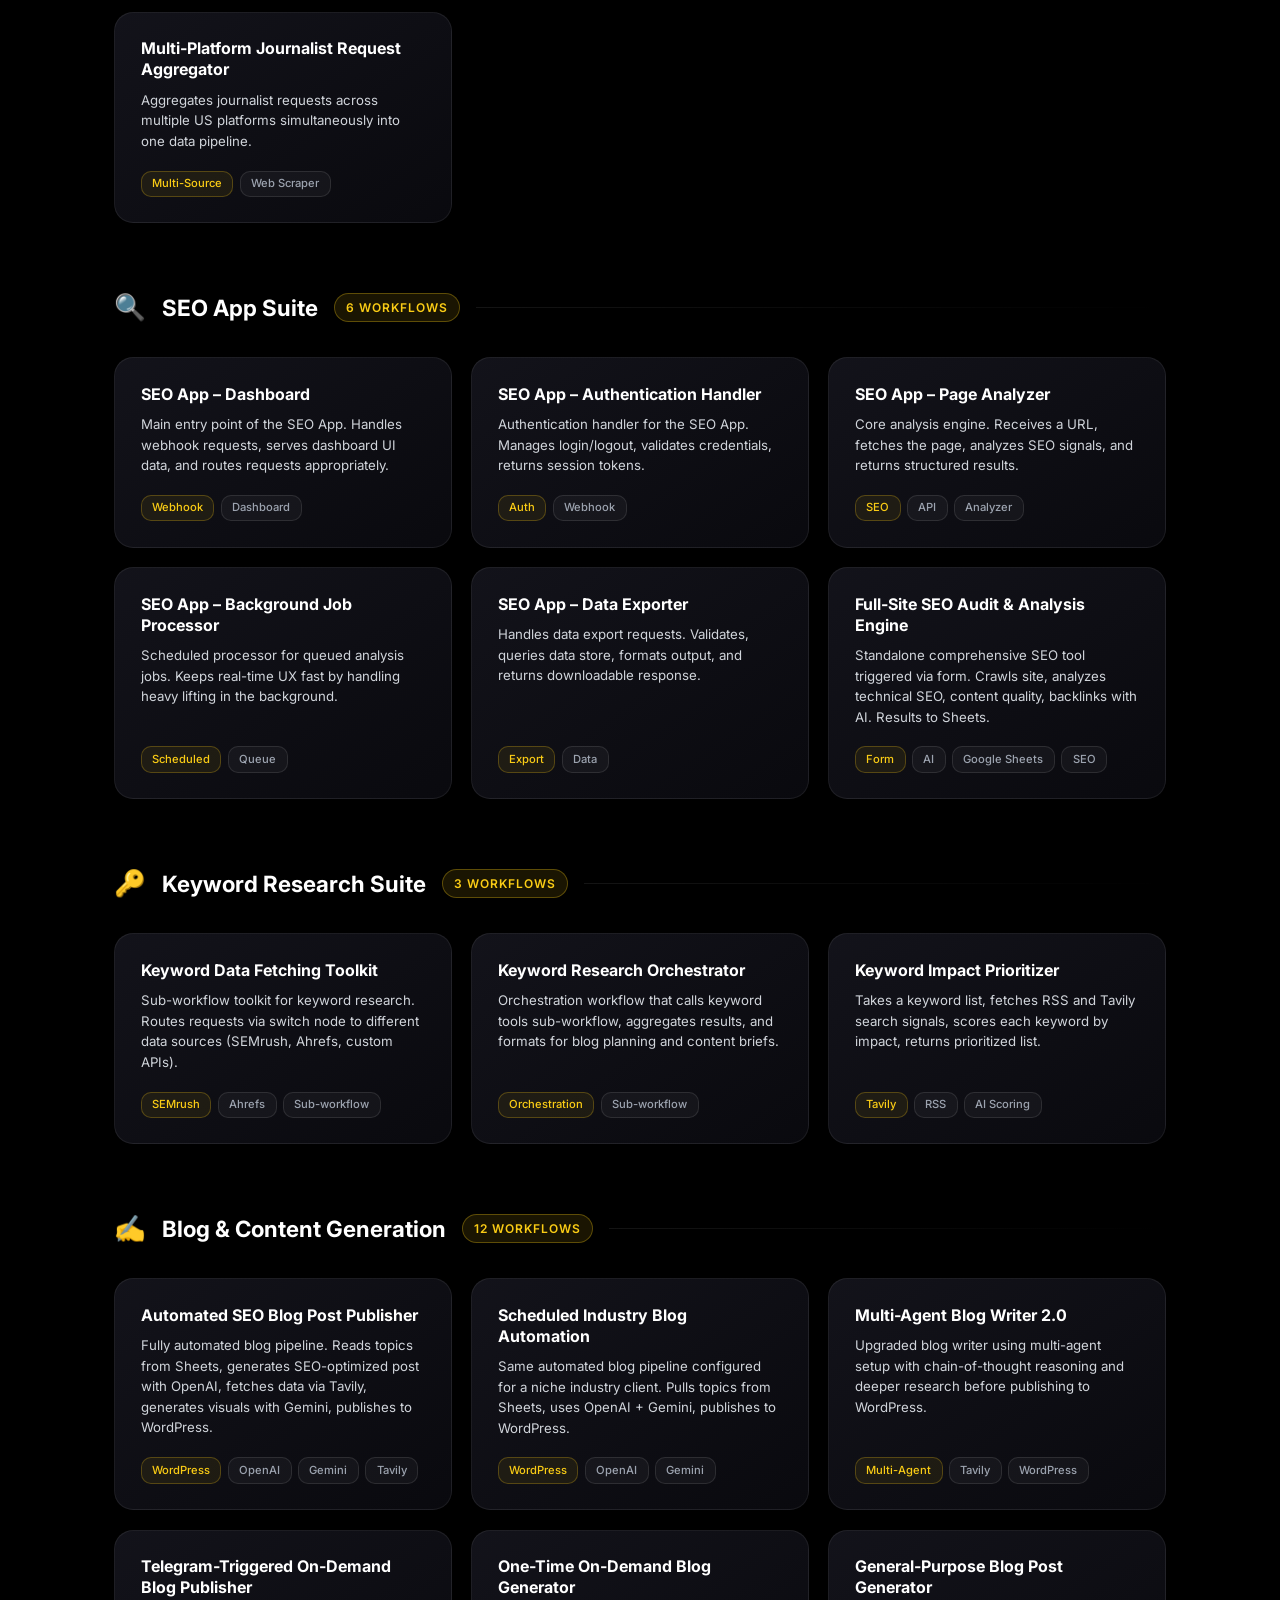
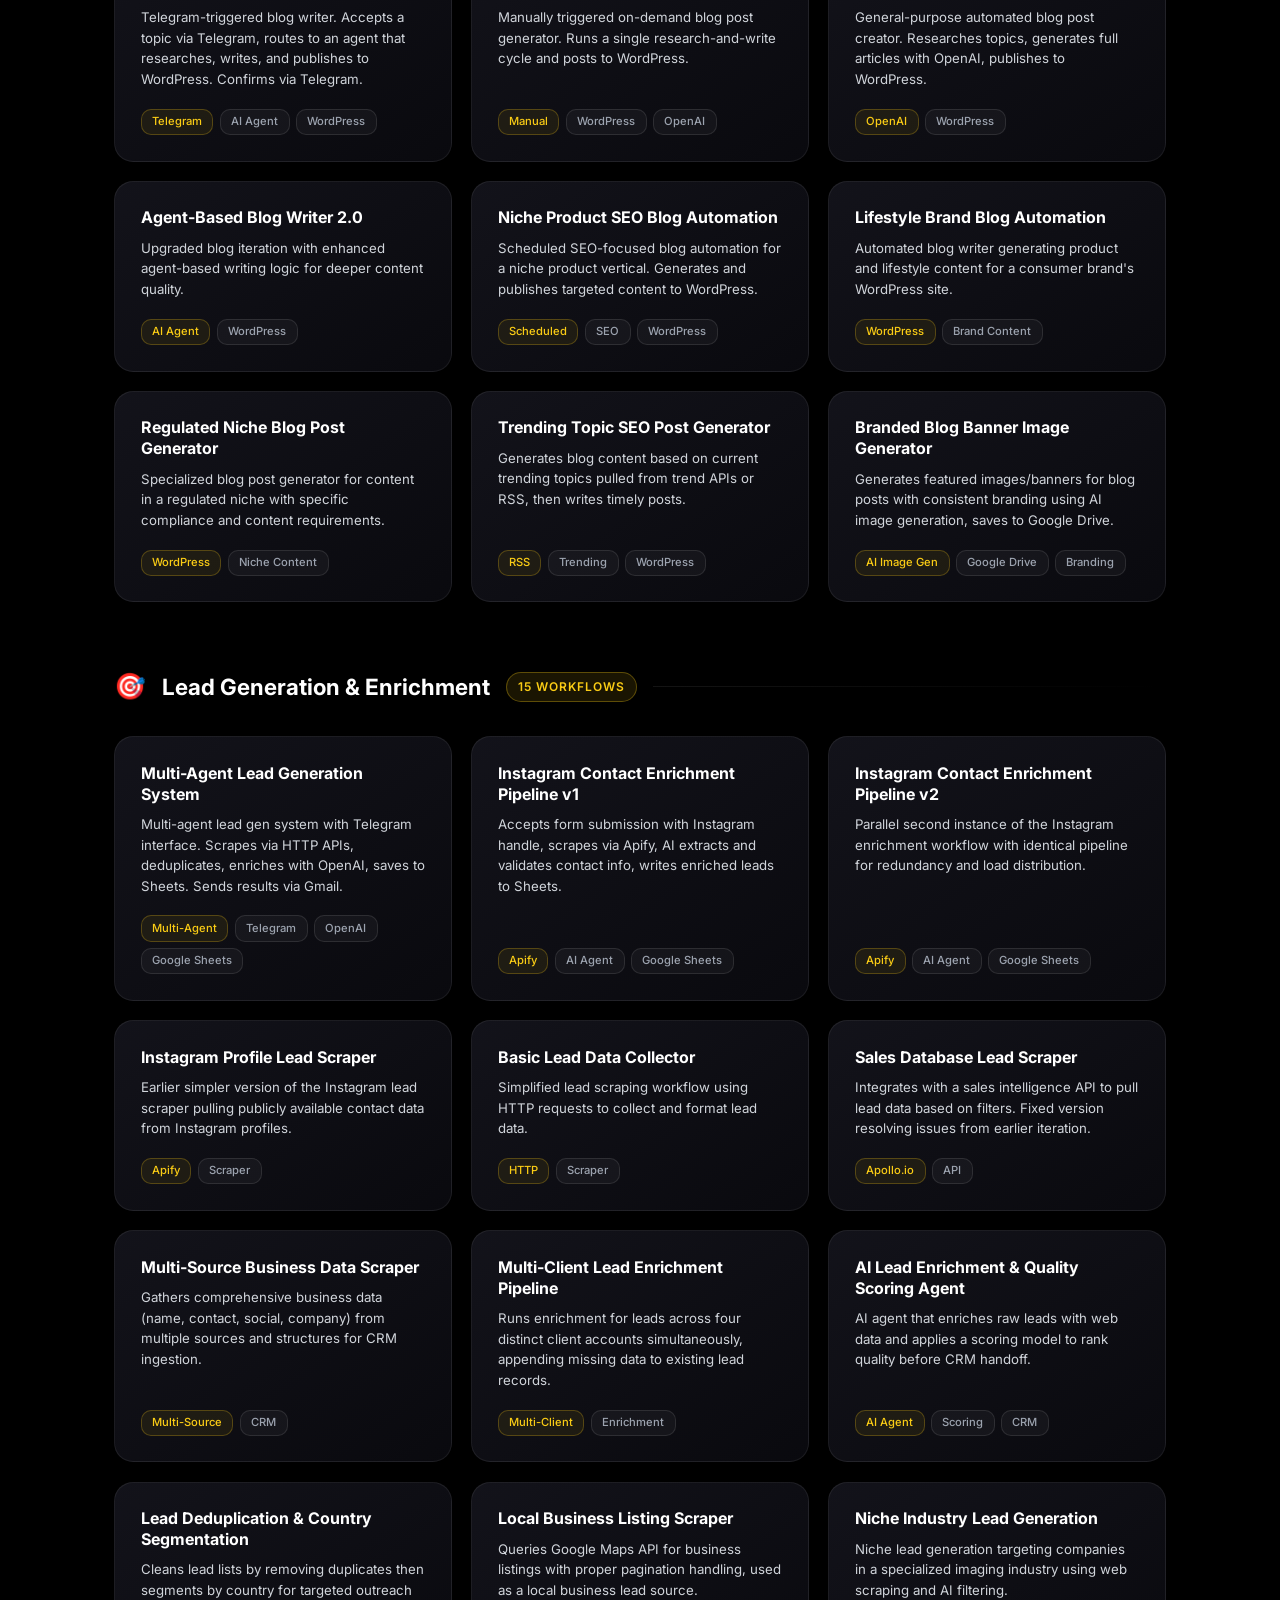
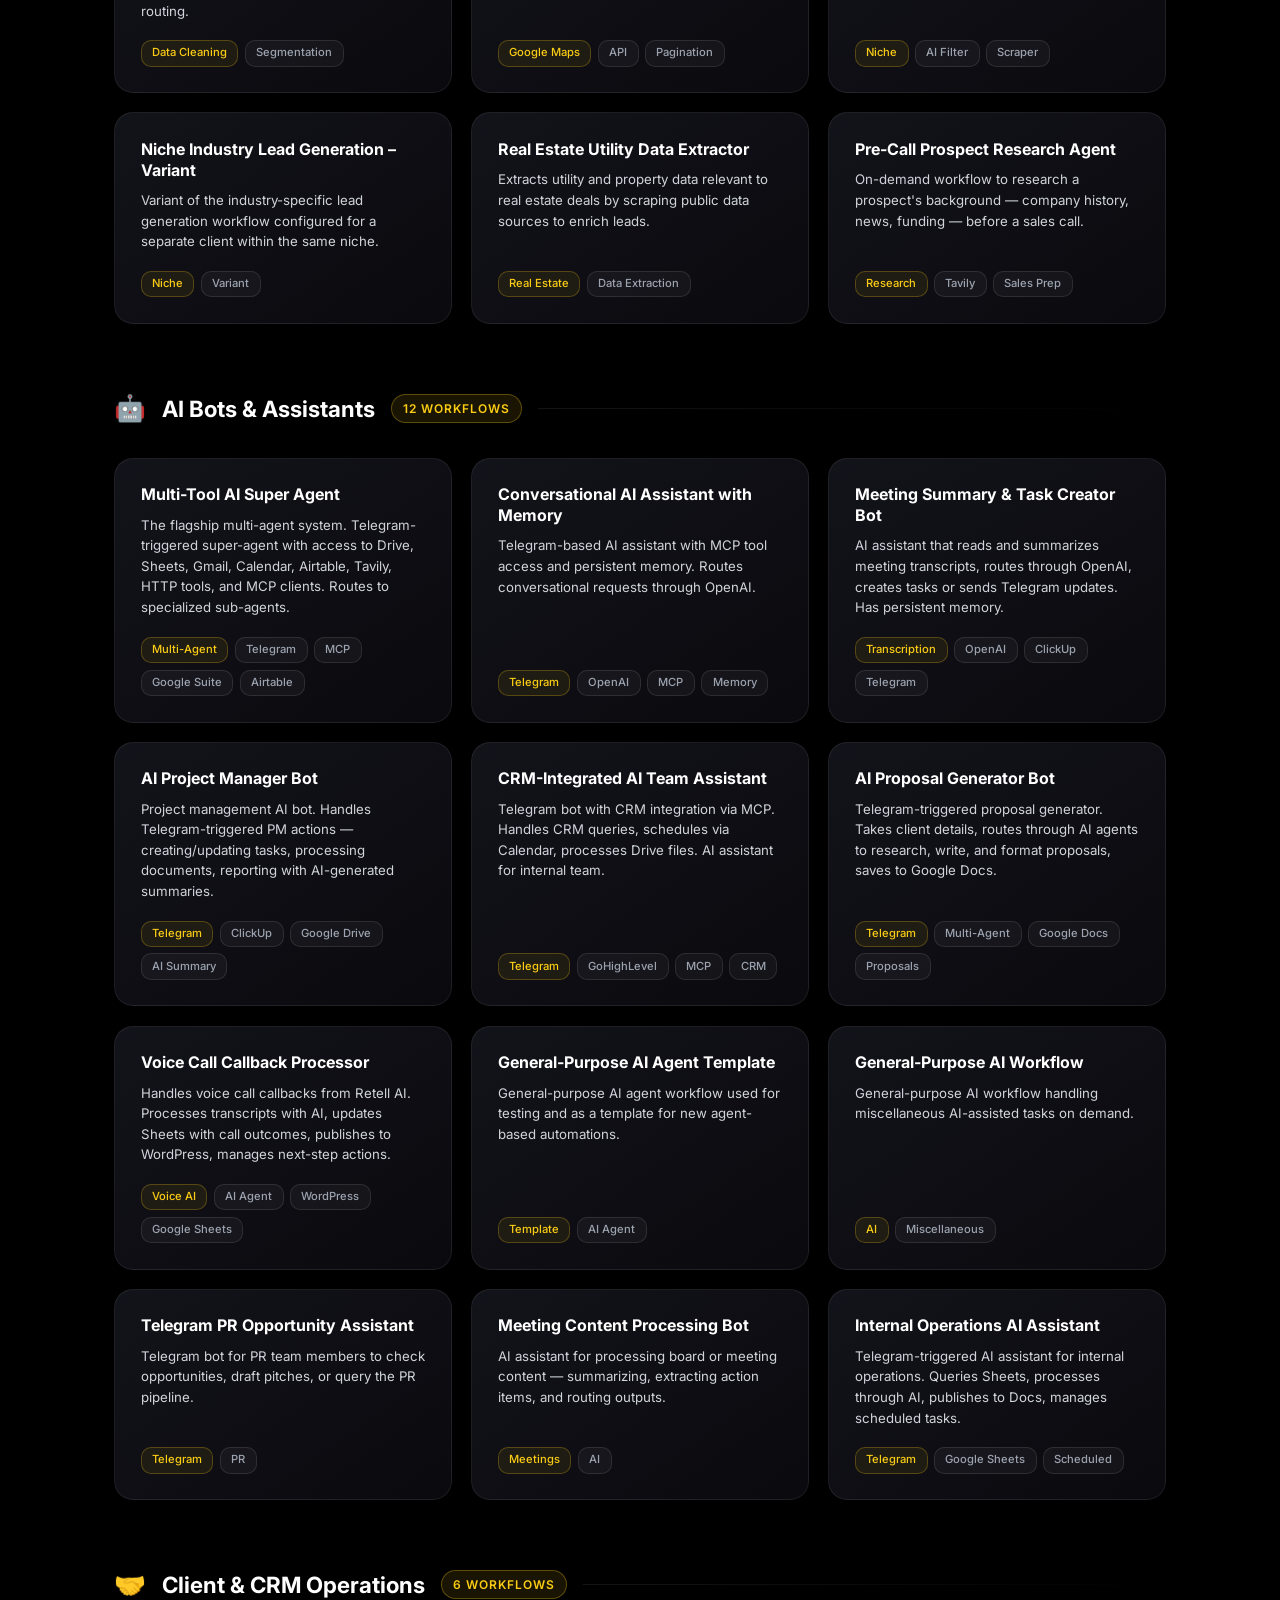
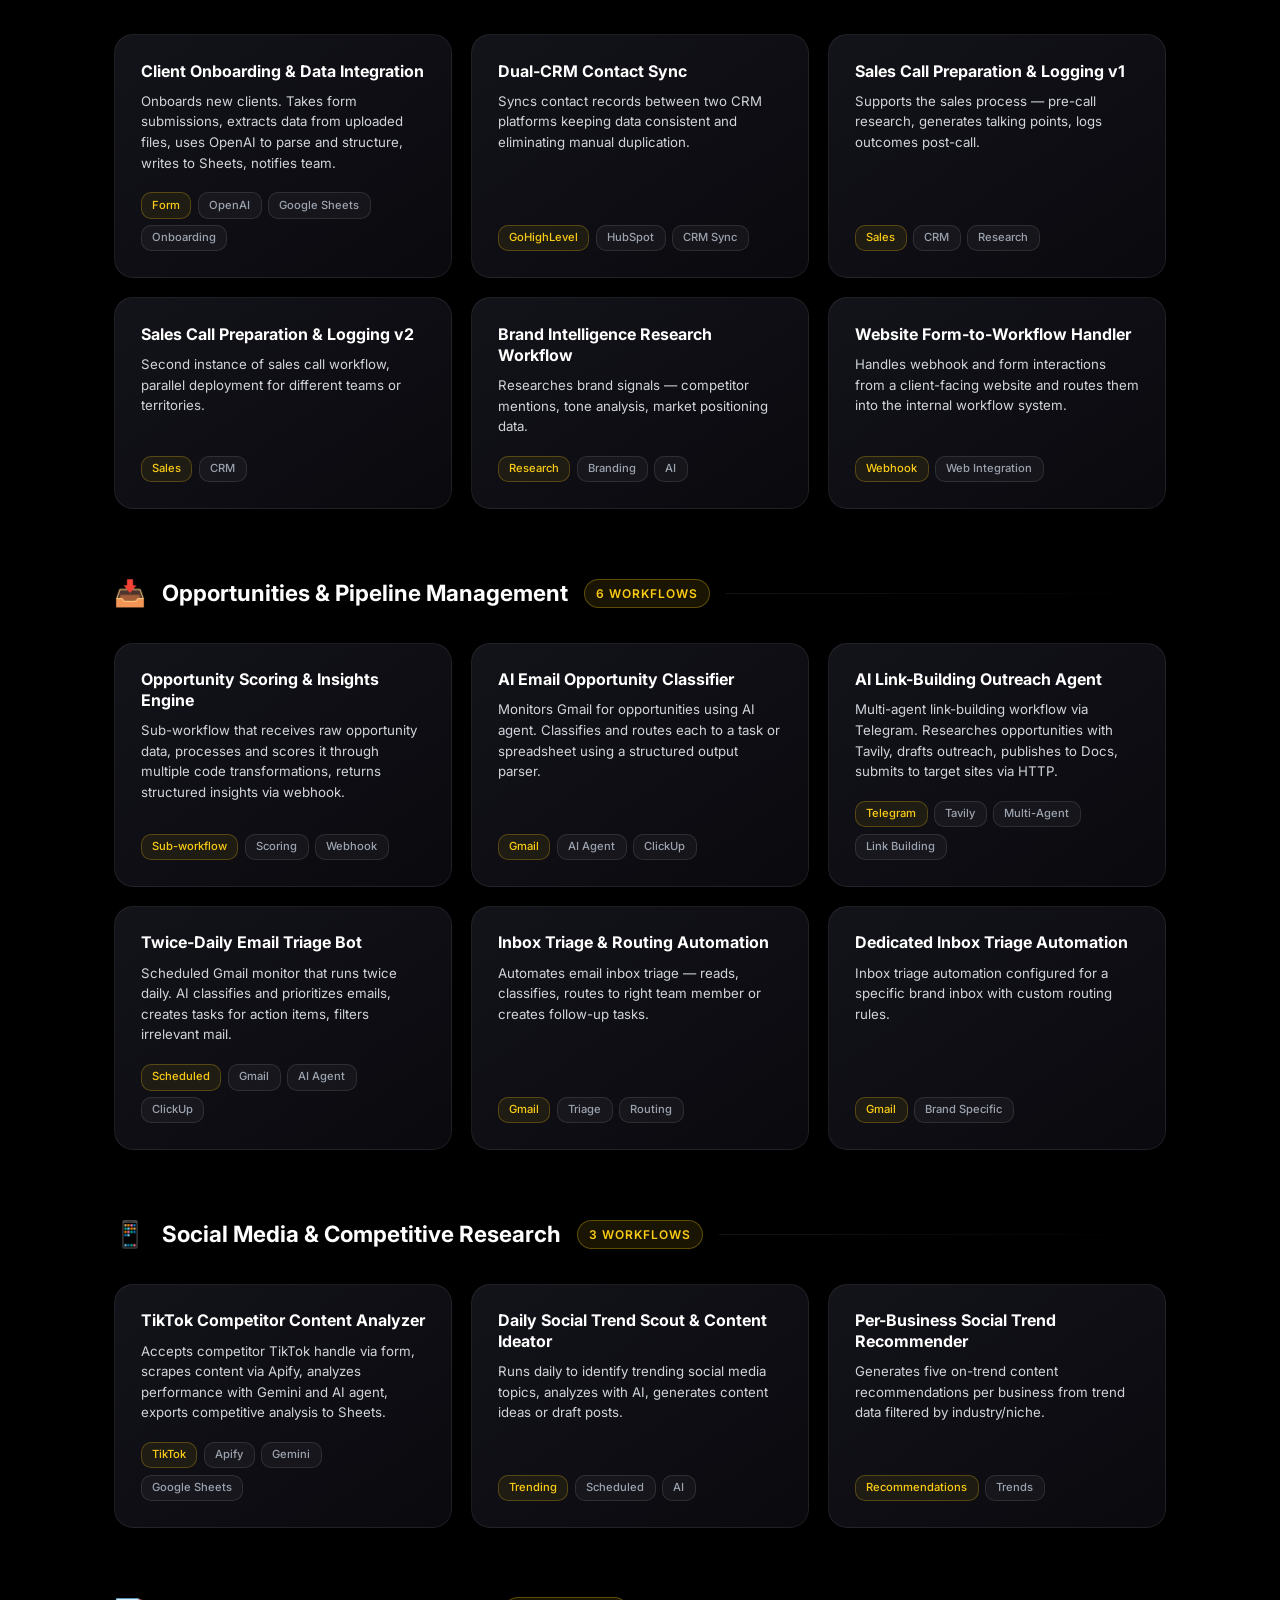
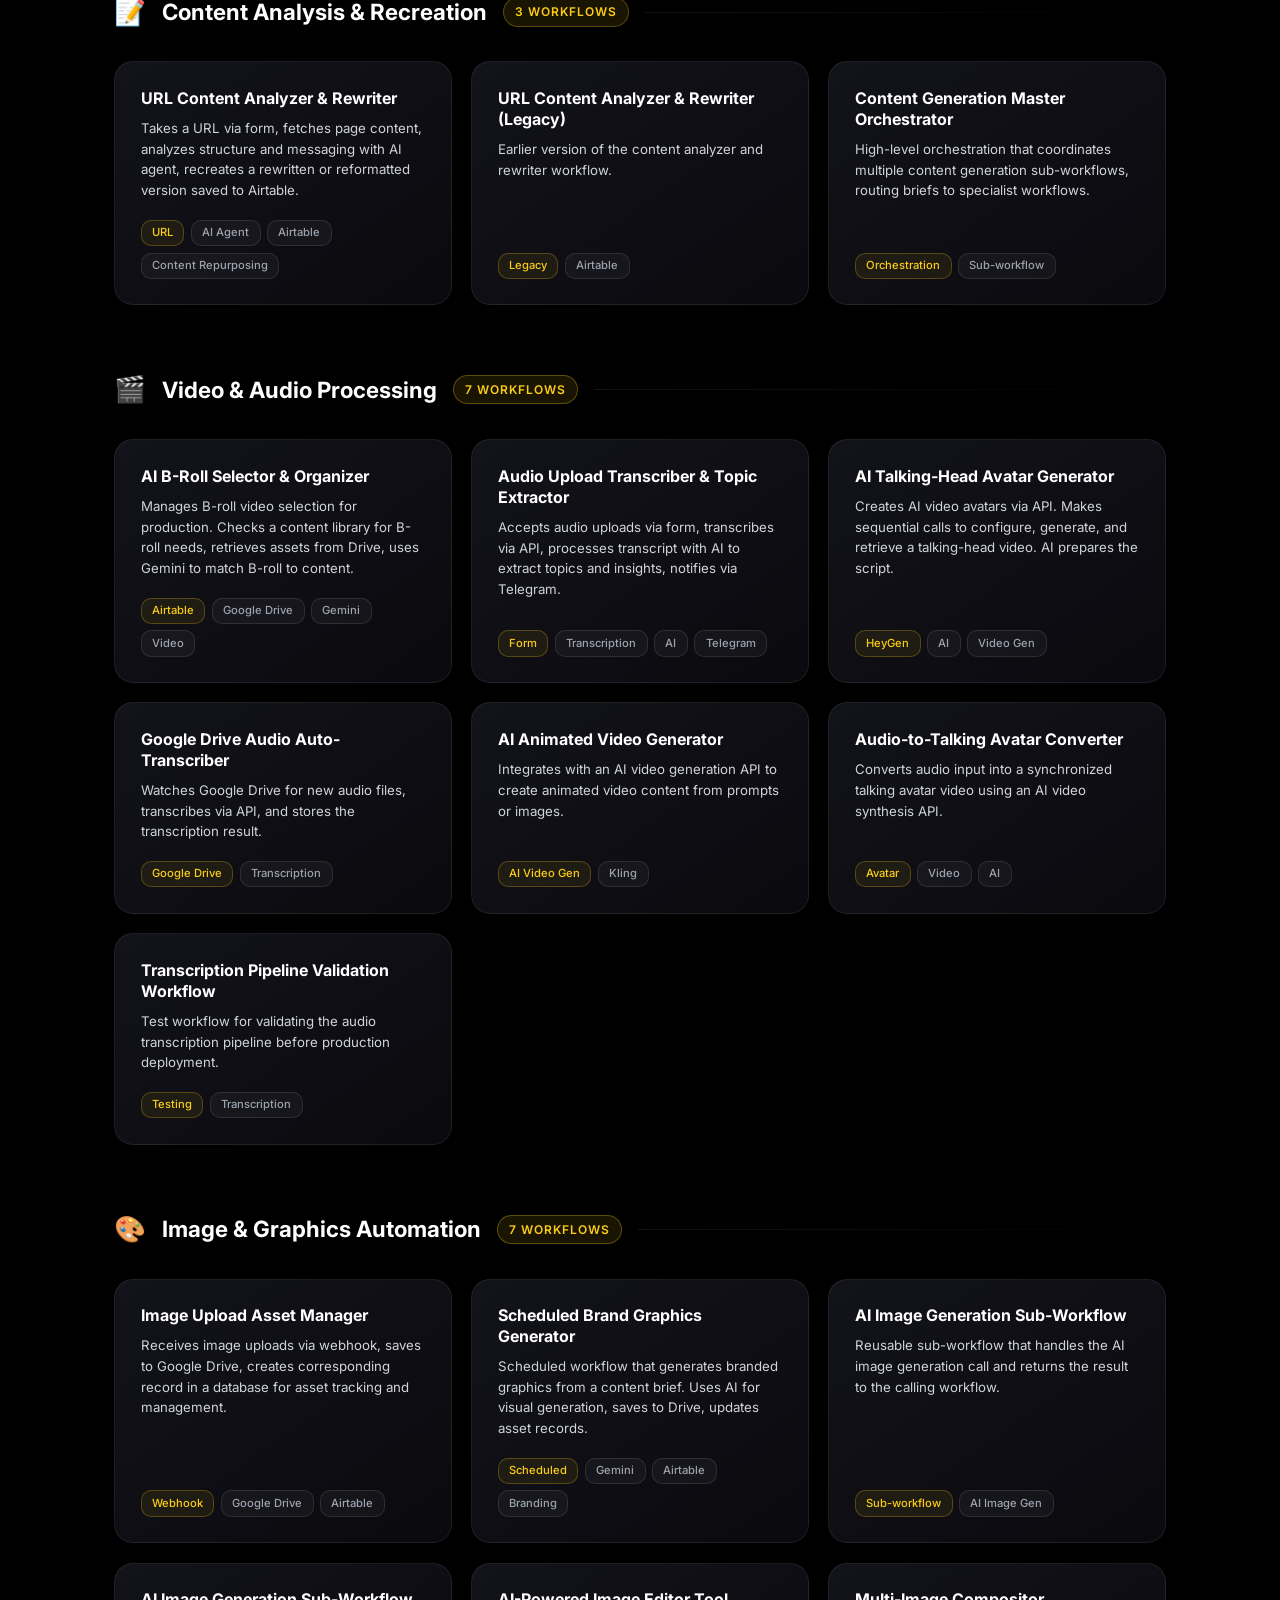
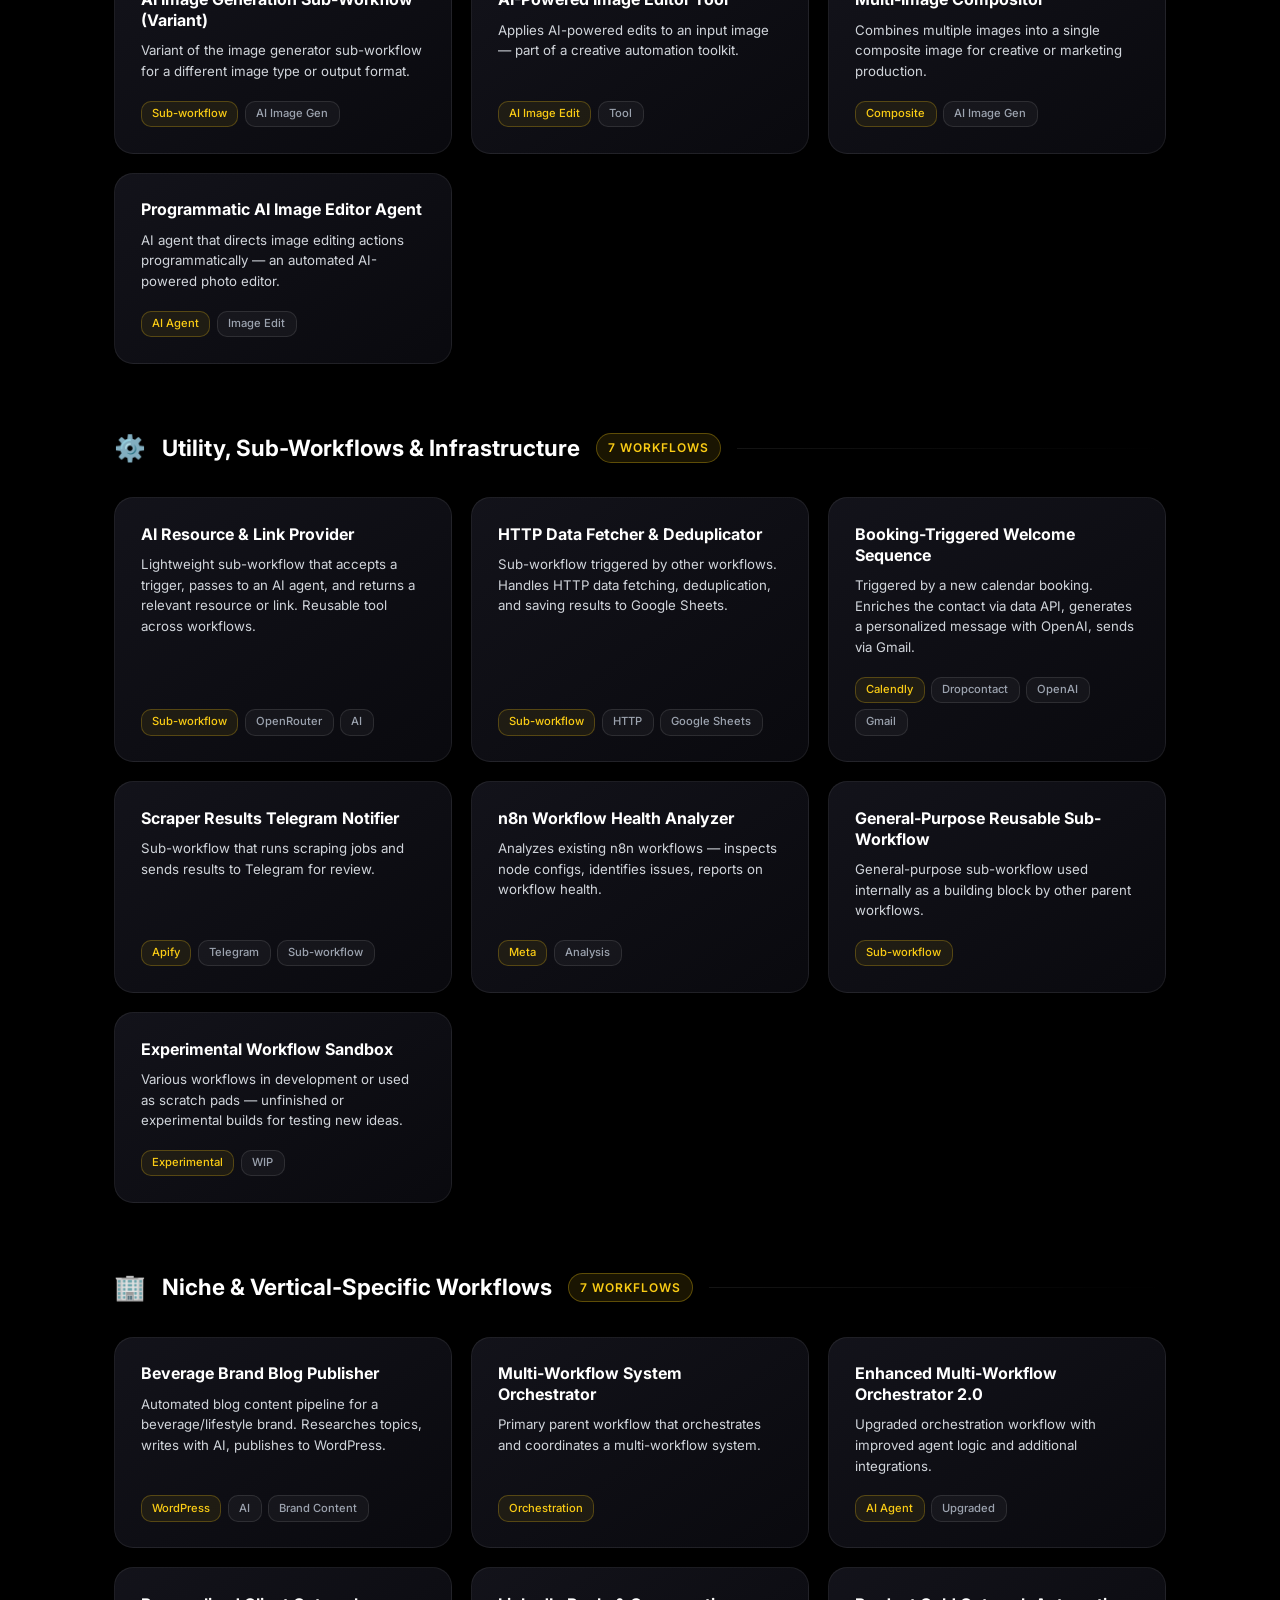
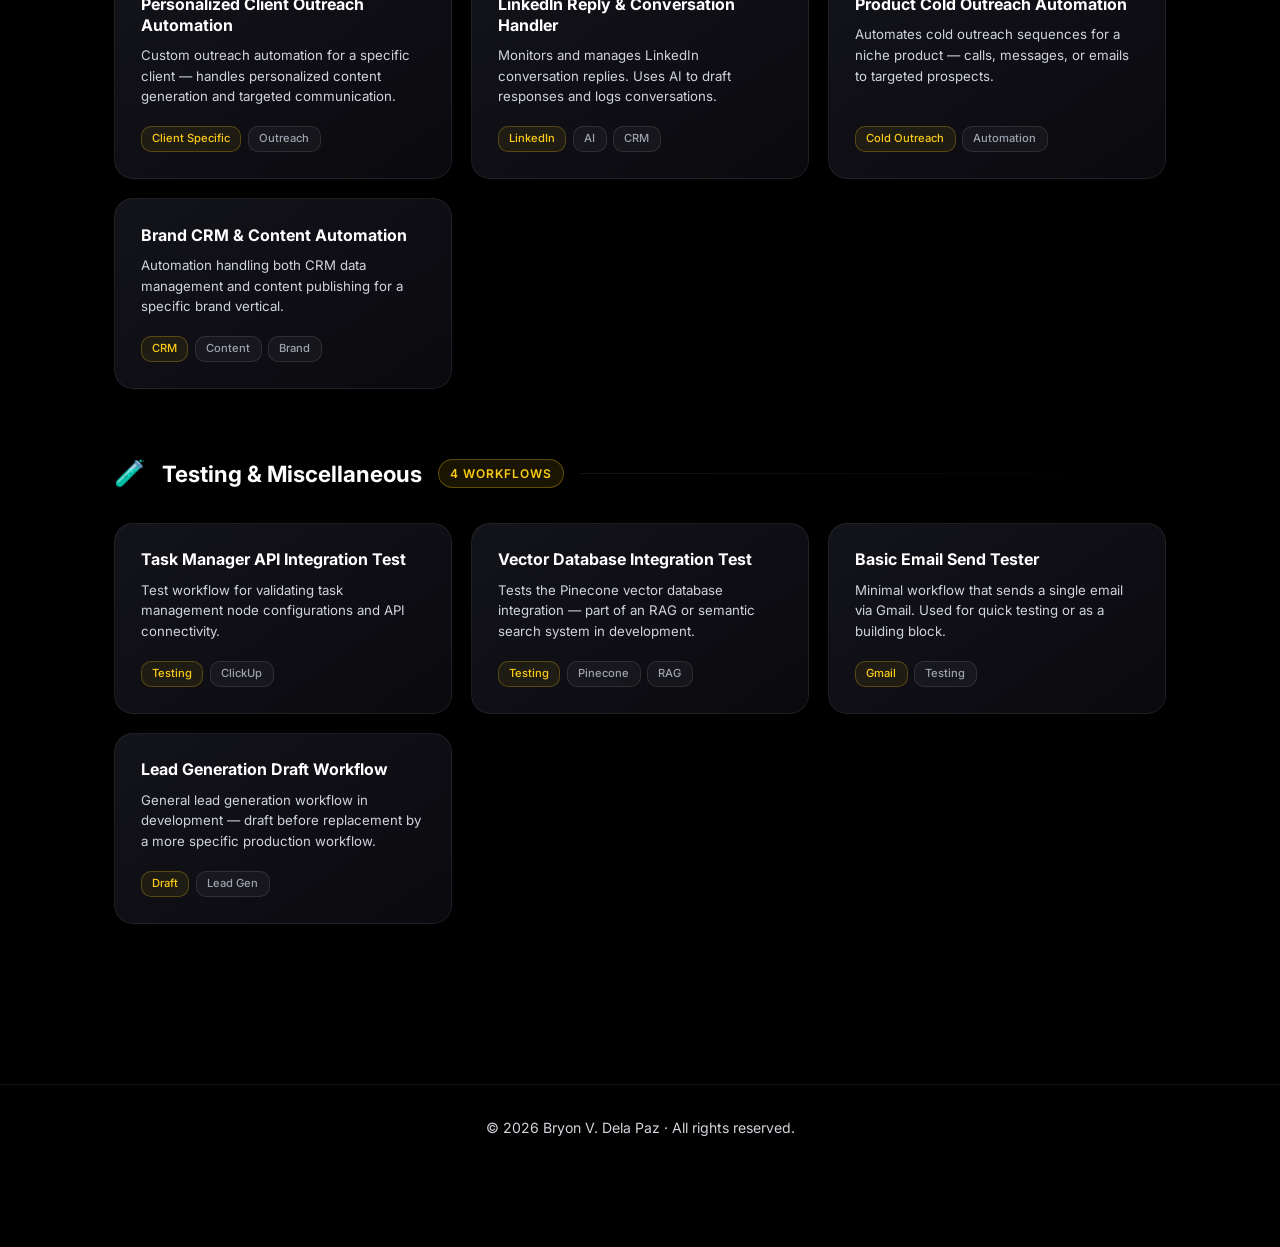
<file: n8n-workflows.html>
<!DOCTYPE html>
<html lang="en">
<head>
    <meta charset="UTF-8">
    <meta name="viewport" content="width=device-width, initial-scale=1.0">
    <meta name="description" content="Bryon V. Dela Paz — 100+ N8N automation workflows spanning PR, SEO, Lead Gen, AI Bots, Content, and more.">
    <title>N8N Workflow Vault | Bryon V. Dela Paz</title>
    <link href="https://fonts.googleapis.com/css2?family=Inter:wght@300;400;500;600;700;800&display=swap" rel="stylesheet">
    <style>
        :root {
            --bg: #000;
            --text: #D1D5DB;
            --white: #fff;
            --yellow: #FACC15;
            --yellow-dark: #EAB308;
            --yellow-glow: rgba(250,204,21,0.35);
            --card-bg: rgba(17,24,39,0.7);
            --border: rgba(255,255,255,0.08);
            --trans: all 0.3s cubic-bezier(0.25,0.8,0.25,1);
        }
        *{margin:0;padding:0;box-sizing:border-box;}
        html{scroll-behavior:smooth;font-size:16px;}
        body{font-family:'Inter',sans-serif;background:var(--bg);color:var(--text);overflow-x:hidden;line-height:1.6;}

        /* BG grid */
        .bg-grid{position:fixed;inset:0;z-index:-1;
            background-image:linear-gradient(rgba(250,204,21,0.03)1px,transparent 1px),linear-gradient(90deg,rgba(250,204,21,0.03)1px,transparent 1px);
            background-size:50px 50px;pointer-events:none;}

        /* NAV */
        nav{position:fixed;top:0;left:0;width:100%;background:rgba(0,0,0,0.88);backdrop-filter:blur(14px);z-index:1000;border-bottom:1px solid var(--border);transition:var(--trans);}
        .nav-inner{max-width:1200px;margin:0 auto;padding:1.1rem 1.5rem;display:flex;justify-content:space-between;align-items:center;}
        .logo{font-size:1.4rem;font-weight:800;color:var(--white);letter-spacing:1px;text-decoration:none;}
        .nav-links{display:flex;list-style:none;gap:2rem;align-items:center;}
        .nav-links a{font-size:.88rem;font-weight:500;color:#D1D5DB;text-decoration:none;transition:var(--trans);}
        .nav-links a:hover,.nav-links a.active{color:var(--yellow);}
        .btn-nav{background:var(--yellow);color:#000!important;padding:.45rem 1rem;border-radius:.3rem;font-weight:600;}
        .btn-nav:hover{background:var(--yellow-dark);}

        /* HERO BANNER */
        .page-hero{padding:8rem 1.5rem 4rem;max-width:1100px;margin:0 auto;text-align:center;}
        .eyebrow{display:inline-block;color:var(--yellow);font-size:.75rem;font-weight:700;letter-spacing:2px;text-transform:uppercase;
            margin-bottom:1.5rem;padding:.4rem 1.2rem;border:1px solid rgba(250,204,21,.3);border-radius:30px;background:rgba(250,204,21,.05);}
        .page-hero h1{font-size:clamp(2.8rem,6vw,4.5rem);font-weight:800;color:var(--white);letter-spacing:-1px;text-transform:uppercase;line-height:1.05;margin-bottom:1.5rem;}
        .page-hero h1 span{color:transparent;-webkit-text-stroke:1.5px var(--yellow);}
        .page-hero p{font-size:1.1rem;max-width:700px;margin:0 auto 2.5rem;color:var(--text);}

        /* STATS BAR */
        .stats-bar{display:flex;flex-wrap:wrap;justify-content:center;gap:1.5rem;margin-bottom:3rem;}
        .stat-pill{background:linear-gradient(145deg,rgba(30,30,30,.7),rgba(15,15,15,.95));
            border:1px solid rgba(250,204,21,.25);border-radius:50px;padding:.7rem 1.8rem;
            display:flex;align-items:center;gap:.8rem;backdrop-filter:blur(10px);}
        .stat-num{font-size:1.6rem;font-weight:800;color:var(--yellow);}
        .stat-lbl{font-size:.8rem;color:var(--text);text-transform:uppercase;letter-spacing:1px;}

        /* FILTER TABS */
        .filter-wrap{max-width:1100px;margin:0 auto 2.5rem;padding:0 1.5rem;}
        .filter-tabs{display:flex;flex-wrap:wrap;gap:.6rem;}
        .filter-btn{padding:.45rem 1.1rem;border-radius:20px;border:1px solid rgba(255,255,255,.12);background:transparent;
            color:var(--text);font-size:.8rem;font-weight:600;cursor:pointer;transition:var(--trans);font-family:'Inter',sans-serif;letter-spacing:.5px;}
        .filter-btn:hover,.filter-btn.active{background:rgba(250,204,21,.12);border-color:var(--yellow);color:var(--yellow);}

        /* MAIN GRID CONTAINER */
        .vault-wrap{max-width:1100px;margin:0 auto;padding:0 1.5rem 6rem;}

        /* CATEGORY SECTION */
        .cat-section{margin-bottom:4rem;}
        .cat-header{display:flex;align-items:center;gap:1rem;margin-bottom:1.8rem;}
        .cat-icon{font-size:1.6rem;}
        .cat-title{font-size:1.4rem;font-weight:700;color:var(--white);}
        .cat-count{font-size:.75rem;font-weight:600;color:var(--yellow);
            background:rgba(250,204,21,.1);border:1px solid rgba(250,204,21,.3);
            padding:.25rem .7rem;border-radius:20px;letter-spacing:1px;}
        .cat-line{flex:1;height:1px;background:linear-gradient(90deg,rgba(255,255,255,.08),transparent);}

        /* CARDS GRID */
        .cards-grid{display:grid;grid-template-columns:repeat(auto-fill,minmax(300px,1fr));gap:1.2rem;}

        /* WORKFLOW CARD */
        .wf-card{background:linear-gradient(145deg,rgba(25,25,35,.75),rgba(10,10,15,.95));
            border:1px solid rgba(255,255,255,.07);border-radius:1.2rem;padding:1.6rem;
            display:flex;flex-direction:column;gap:.6rem;
            transition:transform .35s cubic-bezier(.25,1,.5,1),box-shadow .35s ease,border-color .35s ease;position:relative;overflow:hidden;}
        .wf-card::before{content:'';position:absolute;top:0;left:0;right:0;height:2px;
            background:linear-gradient(90deg,transparent,rgba(250,204,21,.4),transparent);opacity:0;transition:.3s;}
        .wf-card:hover{transform:translateY(-6px);border-color:rgba(250,204,21,.3);box-shadow:0 20px 45px rgba(250,204,21,.1);}
        .wf-card:hover::before{opacity:1;}

        .wf-status{display:inline-flex;align-items:center;gap:.4rem;font-size:.72rem;font-weight:700;
            letter-spacing:.8px;text-transform:uppercase;margin-bottom:.4rem;}
        .status-dot{width:7px;height:7px;border-radius:50%;}
        .wf-status.active .status-dot{background:#22C55E;box-shadow:0 0 6px #22C55E;}
        .wf-status.active{color:#4ADE80;}
        .wf-status.inactive .status-dot{background:#6B7280;}
        .wf-status.inactive{color:#9CA3AF;}

        .wf-name{font-size:1rem;font-weight:700;color:var(--white);line-height:1.3;}
        .wf-desc{font-size:.83rem;color:var(--text);line-height:1.55;flex:1;}

        .wf-tags{display:flex;flex-wrap:wrap;gap:.4rem;margin-top:.6rem;}
        .wf-tag{font-size:.7rem;padding:.2rem .65rem;border-radius:10px;border:1px solid rgba(255,255,255,.1);
            background:rgba(255,255,255,.04);color:#9CA3AF;font-weight:500;}
        .wf-tag.yellow{border-color:rgba(250,204,21,.25);background:rgba(250,204,21,.07);color:var(--yellow);}

        /* BACK BUTTON */
        .back-btn{display:inline-flex;align-items:center;gap:.5rem;padding:.65rem 1.3rem;
            background:rgba(255,255,255,.06);border:1px solid rgba(255,255,255,.12);
            border-radius:.5rem;color:var(--text);font-weight:600;font-size:.9rem;
            text-decoration:none;transition:var(--trans);margin-bottom:1rem;}
        .back-btn:hover{background:rgba(250,204,21,.1);border-color:var(--yellow);color:var(--yellow);}

        /* FOOTER */
        footer{text-align:center;padding:2rem;border-top:1px solid var(--border);color:var(--text);font-size:.88rem;}

        /* REVEAL ANIM */
        .reveal{opacity:0;transform:translateY(24px);transition:opacity .7s ease-out,transform .7s ease-out;}
        .reveal.active{opacity:1;transform:none;}

        @media(max-width:768px){
            .nav-links{display:none;}
            .stats-bar{gap:1rem;}
            .stat-pill{padding:.6rem 1.2rem;}
        }
    </style>
<link rel="stylesheet" href="experience.css">
</head>
<body>

<div class="bg-grid"></div>

<nav id="navbar">
    <div class="nav-inner">
        <a href="index.html" class="logo" style="display:inline-flex;align-items:center;gap:0.6rem;text-decoration:none;">
            <img src="Picture.png.avif" alt="Bryon V. Dela Paz" style="width:36px;height:36px;border-radius:50%;object-fit:cover;border:2px solid rgba(250,204,21,0.5);">
        </a>
        <ul class="nav-links">
            <li><a href="index.html#about">About</a></li>
            <li><a href="index.html#automations">Projects</a></li>
            <li><a href="n8n-workflows.html" class="active">Workflows</a></li>
            <li><a href="index.html#skills">Skills</a></li>
            <li><a href="cv.html">CV</a></li>
            <li><a href="index.html#contact" class="btn-nav">Contact</a></li>
        </ul>
    </div>
</nav>

<main>
    <!-- PAGE HERO -->
    <section class="page-hero reveal">
        <a href="index.html" class="back-btn">← Back to Portfolio</a>
        <div class="eyebrow">Live Production System</div>
        <h1>N8N <span>Workflow Vault</span></h1>
        <p>A complete catalog of intelligent automation systems built and deployed across real client environments — spanning PR, SEO, lead generation, AI agents, content creation, and more.</p>

        <div class="stats-bar">
            <div class="stat-pill">
                <span class="stat-num">100+</span>
                <span class="stat-lbl">Workflows Built</span>
            </div>
            <div class="stat-pill">
                <span class="stat-num">15</span>
                <span class="stat-lbl">Categories</span>
            </div>
            <div class="stat-pill">
                <span class="stat-num">10+</span>
                <span class="stat-lbl">Clients Served</span>
            </div>
        </div>
    </section>

    <!-- FILTER TABS -->
    <div class="filter-wrap reveal">
        <div class="filter-tabs" id="filterTabs">
            <button class="filter-btn active" data-cat="all">All</button>
            <button class="filter-btn" data-cat="pr">PR &amp; Media</button>
            <button class="filter-btn" data-cat="seo">SEO App</button>
            <button class="filter-btn" data-cat="keyword">Keyword Research</button>
            <button class="filter-btn" data-cat="blog">Blog &amp; Content</button>
            <button class="filter-btn" data-cat="leads">Lead Generation</button>
            <button class="filter-btn" data-cat="bots">AI Bots</button>
            <button class="filter-btn" data-cat="crm">CRM &amp; Client Ops</button>
            <button class="filter-btn" data-cat="pipeline">Pipeline</button>
            <button class="filter-btn" data-cat="social">Social &amp; Research</button>
            <button class="filter-btn" data-cat="content">Content Analysis</button>
            <button class="filter-btn" data-cat="video">Video &amp; Audio</button>
            <button class="filter-btn" data-cat="image">Image &amp; Graphics</button>
            <button class="filter-btn" data-cat="infra">Utilities</button>
            <button class="filter-btn" data-cat="client">Client Specific</button>
            <button class="filter-btn" data-cat="testing">Testing &amp; Misc</button>
        </div>
    </div>

    <!-- VAULT CONTENT -->
    <div class="vault-wrap" id="vaultContent"></div>
</main>

<footer>
    <p>&copy; <span id="year"></span> Bryon V. Dela Paz &middot; All rights reserved.</p>
</footer>

<script>
document.getElementById('year').textContent = new Date().getFullYear();

const categories = [
  {
    id:'pr', icon:'📡', title:'PR & Media Outreach Automation', workflows:[
      {name:'HARO Pitch Monitor & Auto-Responder',status:'active',desc:'Monitors HARO emails via Gmail, uses OpenAI to evaluate pitch relevance, drafts responses, and creates ClickUp tasks to track submissions.',tags:['Gmail','OpenAI','ClickUp']},
      {name:'Journalist Opportunity Monitor & Pitcher',status:'active',desc:'Watches Gmail for journalist platform opportunities, assesses fit with AI, generates pitch copy, then creates ClickUp tasks for team follow-up.',tags:['Gmail','OpenAI','ClickUp']},
      {name:'Multi-Persona Journalist Pitch Handler',status:'active',desc:'Journalist pitch workflow configured for a secondary persona. Gmail trigger → AI analysis → ClickUp task creation for separate outreach identity.',tags:['Gmail','OpenAI','ClickUp']},
      {name:'Journalist Request Scraper & Scorer',status:'active',desc:'Scrapes journalist requests on schedule. AI evaluates and scores opportunities, results saved to Sheets, tasks created in ClickUp.',tags:['Web Scraper','OpenAI','Google Sheets','ClickUp']},
      {name:'Journalist Email Alert Handler',status:'active',desc:'Listens for journalist opportunity email alerts, uses OpenAI to analyze and draft pitches, creates ClickUp tasks.',tags:['Gmail','OpenAI','ClickUp']},
      {name:'Social Media PR Opportunity Scraper',status:'active',desc:'Scrapes Twitter via Apify for PR opportunity posts, AI agent evaluates relevance, creates ClickUp tasks, logs to Google Sheets.',tags:['Apify','AI Agent','ClickUp','Google Sheets']},
      {name:'B2B Writing Opportunity Finder',status:'active',desc:'Searches for B2B content writing opportunities via HTTP. AI agent evaluates each one, creates ClickUp tasks, uses Sheets as reference.',tags:['HTTP','AI Agent','ClickUp']},
      {name:'Press Feature & Podcast Opportunity Monitor',status:'active',desc:'Monitors Gmail for podcast features, press mentions, and more. Classifies with OpenAI, creates tasks, enriches data from external APIs.',tags:['Gmail','OpenAI','ClickUp']},
      {name:'AI Press Release & Multi-Platform PR Agent',status:'active',desc:'Multi-agent PR workflow triggered via Telegram. Researches with Tavily, drafts press materials, publishes to Google Docs, submits to PR platforms.',tags:['Telegram','Tavily','Google Docs','Multi-Agent']},
      {name:'Multi-Platform Journalist Request Aggregator',status:'inactive',desc:'Aggregates journalist requests across multiple US platforms simultaneously into one data pipeline.',tags:['Multi-Source','Web Scraper']},
    ]
  },
  {
    id:'seo', icon:'🔍', title:'SEO App Suite', workflows:[
      {name:'SEO App – Dashboard',status:'active',desc:'Main entry point of the SEO App. Handles webhook requests, serves dashboard UI data, and routes requests appropriately.',tags:['Webhook','Dashboard']},
      {name:'SEO App – Authentication Handler',status:'active',desc:'Authentication handler for the SEO App. Manages login/logout, validates credentials, returns session tokens.',tags:['Auth','Webhook']},
      {name:'SEO App – Page Analyzer',status:'active',desc:'Core analysis engine. Receives a URL, fetches the page, analyzes SEO signals, and returns structured results.',tags:['SEO','API','Analyzer']},
      {name:'SEO App – Background Job Processor',status:'active',desc:'Scheduled processor for queued analysis jobs. Keeps real-time UX fast by handling heavy lifting in the background.',tags:['Scheduled','Queue']},
      {name:'SEO App – Data Exporter',status:'active',desc:'Handles data export requests. Validates, queries data store, formats output, and returns downloadable response.',tags:['Export','Data']},
      {name:'Full-Site SEO Audit & Analysis Engine',status:'active',desc:'Standalone comprehensive SEO tool triggered via form. Crawls site, analyzes technical SEO, content quality, backlinks with AI. Results to Sheets.',tags:['Form','AI','Google Sheets','SEO']},
    ]
  },
  {
    id:'keyword', icon:'🔑', title:'Keyword Research Suite', workflows:[
      {name:'Keyword Data Fetching Toolkit',status:'active',desc:'Sub-workflow toolkit for keyword research. Routes requests via switch node to different data sources (SEMrush, Ahrefs, custom APIs).',tags:['SEMrush','Ahrefs','Sub-workflow']},
      {name:'Keyword Research Orchestrator',status:'inactive',desc:'Orchestration workflow that calls keyword tools sub-workflow, aggregates results, and formats for blog planning and content briefs.',tags:['Orchestration','Sub-workflow']},
      {name:'Keyword Impact Prioritizer',status:'active',desc:'Takes a keyword list, fetches RSS and Tavily search signals, scores each keyword by impact, returns prioritized list.',tags:['Tavily','RSS','AI Scoring']},
    ]
  },
  {
    id:'blog', icon:'✍️', title:'Blog & Content Generation', workflows:[
      {name:'Automated SEO Blog Post Publisher',status:'active',desc:'Fully automated blog pipeline. Reads topics from Sheets, generates SEO-optimized post with OpenAI, fetches data via Tavily, generates visuals with Gemini, publishes to WordPress.',tags:['WordPress','OpenAI','Gemini','Tavily']},
      {name:'Scheduled Industry Blog Automation',status:'active',desc:'Same automated blog pipeline configured for a niche industry client. Pulls topics from Sheets, uses OpenAI + Gemini, publishes to WordPress.',tags:['WordPress','OpenAI','Gemini']},
      {name:'Multi-Agent Blog Writer 2.0',status:'inactive',desc:'Upgraded blog writer using multi-agent setup with chain-of-thought reasoning and deeper research before publishing to WordPress.',tags:['Multi-Agent','Tavily','WordPress']},
      {name:'Telegram-Triggered On-Demand Blog Publisher',status:'active',desc:'Telegram-triggered blog writer. Accepts a topic via Telegram, routes to an agent that researches, writes, and publishes to WordPress. Confirms via Telegram.',tags:['Telegram','AI Agent','WordPress']},
      {name:'One-Time On-Demand Blog Generator',status:'active',desc:'Manually triggered on-demand blog post generator. Runs a single research-and-write cycle and posts to WordPress.',tags:['Manual','WordPress','OpenAI']},
      {name:'General-Purpose Blog Post Generator',status:'inactive',desc:'General-purpose automated blog post creator. Researches topics, generates full articles with OpenAI, publishes to WordPress.',tags:['OpenAI','WordPress']},
      {name:'Agent-Based Blog Writer 2.0',status:'inactive',desc:'Upgraded blog iteration with enhanced agent-based writing logic for deeper content quality.',tags:['AI Agent','WordPress']},
      {name:'Niche Product SEO Blog Automation',status:'inactive',desc:'Scheduled SEO-focused blog automation for a niche product vertical. Generates and publishes targeted content to WordPress.',tags:['Scheduled','SEO','WordPress']},
      {name:'Lifestyle Brand Blog Automation',status:'inactive',desc:'Automated blog writer generating product and lifestyle content for a consumer brand\'s WordPress site.',tags:['WordPress','Brand Content']},
      {name:'Regulated Niche Blog Post Generator',status:'inactive',desc:'Specialized blog post generator for content in a regulated niche with specific compliance and content requirements.',tags:['WordPress','Niche Content']},
      {name:'Trending Topic SEO Post Generator',status:'inactive',desc:'Generates blog content based on current trending topics pulled from trend APIs or RSS, then writes timely posts.',tags:['RSS','Trending','WordPress']},
      {name:'Branded Blog Banner Image Generator',status:'inactive',desc:'Generates featured images/banners for blog posts with consistent branding using AI image generation, saves to Google Drive.',tags:['AI Image Gen','Google Drive','Branding']},
    ]
  },
  {
    id:'leads', icon:'🎯', title:'Lead Generation & Enrichment', workflows:[
      {name:'Multi-Agent Lead Generation System',status:'active',desc:'Multi-agent lead gen system with Telegram interface. Scrapes via HTTP APIs, deduplicates, enriches with OpenAI, saves to Sheets. Sends results via Gmail.',tags:['Multi-Agent','Telegram','OpenAI','Google Sheets']},
      {name:'Instagram Contact Enrichment Pipeline v1',status:'active',desc:'Accepts form submission with Instagram handle, scrapes via Apify, AI extracts and validates contact info, writes enriched leads to Sheets.',tags:['Apify','AI Agent','Google Sheets']},
      {name:'Instagram Contact Enrichment Pipeline v2',status:'active',desc:'Parallel second instance of the Instagram enrichment workflow with identical pipeline for redundancy and load distribution.',tags:['Apify','AI Agent','Google Sheets']},
      {name:'Instagram Profile Lead Scraper',status:'inactive',desc:'Earlier simpler version of the Instagram lead scraper pulling publicly available contact data from Instagram profiles.',tags:['Apify','Scraper']},
      {name:'Basic Lead Data Collector',status:'inactive',desc:'Simplified lead scraping workflow using HTTP requests to collect and format lead data.',tags:['HTTP','Scraper']},
      {name:'Sales Database Lead Scraper',status:'inactive',desc:'Integrates with a sales intelligence API to pull lead data based on filters. Fixed version resolving issues from earlier iteration.',tags:['Apollo.io','API']},
      {name:'Multi-Source Business Data Scraper',status:'inactive',desc:'Gathers comprehensive business data (name, contact, social, company) from multiple sources and structures for CRM ingestion.',tags:['Multi-Source','CRM']},
      {name:'Multi-Client Lead Enrichment Pipeline',status:'inactive',desc:'Runs enrichment for leads across four distinct client accounts simultaneously, appending missing data to existing lead records.',tags:['Multi-Client','Enrichment']},
      {name:'AI Lead Enrichment & Quality Scoring Agent',status:'inactive',desc:'AI agent that enriches raw leads with web data and applies a scoring model to rank quality before CRM handoff.',tags:['AI Agent','Scoring','CRM']},
      {name:'Lead Deduplication & Country Segmentation',status:'inactive',desc:'Cleans lead lists by removing duplicates then segments by country for targeted outreach routing.',tags:['Data Cleaning','Segmentation']},
      {name:'Local Business Listing Scraper',status:'inactive',desc:'Queries Google Maps API for business listings with proper pagination handling, used as a local business lead source.',tags:['Google Maps','API','Pagination']},
      {name:'Niche Industry Lead Generation',status:'inactive',desc:'Niche lead generation targeting companies in a specialized imaging industry using web scraping and AI filtering.',tags:['Niche','AI Filter','Scraper']},
      {name:'Niche Industry Lead Generation – Variant',status:'inactive',desc:'Variant of the industry-specific lead generation workflow configured for a separate client within the same niche.',tags:['Niche','Variant']},
      {name:'Real Estate Utility Data Extractor',status:'inactive',desc:'Extracts utility and property data relevant to real estate deals by scraping public data sources to enrich leads.',tags:['Real Estate','Data Extraction']},
      {name:'Pre-Call Prospect Research Agent',status:'inactive',desc:'On-demand workflow to research a prospect\'s background — company history, news, funding — before a sales call.',tags:['Research','Tavily','Sales Prep']},
    ]
  },
  {
    id:'bots', icon:'🤖', title:'AI Bots & Assistants', workflows:[
      {name:'Multi-Tool AI Super Agent',status:'active',desc:'The flagship multi-agent system. Telegram-triggered super-agent with access to Drive, Sheets, Gmail, Calendar, Airtable, Tavily, HTTP tools, and MCP clients. Routes to specialized sub-agents.',tags:['Multi-Agent','Telegram','MCP','Google Suite','Airtable']},
      {name:'Conversational AI Assistant with Memory',status:'active',desc:'Telegram-based AI assistant with MCP tool access and persistent memory. Routes conversational requests through OpenAI.',tags:['Telegram','OpenAI','MCP','Memory']},
      {name:'Meeting Summary & Task Creator Bot',status:'active',desc:'AI assistant that reads and summarizes meeting transcripts, routes through OpenAI, creates tasks or sends Telegram updates. Has persistent memory.',tags:['Transcription','OpenAI','ClickUp','Telegram']},
      {name:'AI Project Manager Bot',status:'active',desc:'Project management AI bot. Handles Telegram-triggered PM actions — creating/updating tasks, processing documents, reporting with AI-generated summaries.',tags:['Telegram','ClickUp','Google Drive','AI Summary']},
      {name:'CRM-Integrated AI Team Assistant',status:'active',desc:'Telegram bot with CRM integration via MCP. Handles CRM queries, schedules via Calendar, processes Drive files. AI assistant for internal team.',tags:['Telegram','GoHighLevel','MCP','CRM']},
      {name:'AI Proposal Generator Bot',status:'active',desc:'Telegram-triggered proposal generator. Takes client details, routes through AI agents to research, write, and format proposals, saves to Google Docs.',tags:['Telegram','Multi-Agent','Google Docs','Proposals']},
      {name:'Voice Call Callback Processor',status:'active',desc:'Handles voice call callbacks from Retell AI. Processes transcripts with AI, updates Sheets with call outcomes, publishes to WordPress, manages next-step actions.',tags:['Voice AI','AI Agent','WordPress','Google Sheets']},
      {name:'General-Purpose AI Agent Template',status:'active',desc:'General-purpose AI agent workflow used for testing and as a template for new agent-based automations.',tags:['Template','AI Agent']},
      {name:'General-Purpose AI Workflow',status:'inactive',desc:'General-purpose AI workflow handling miscellaneous AI-assisted tasks on demand.',tags:['AI','Miscellaneous']},
      {name:'Telegram PR Opportunity Assistant',status:'inactive',desc:'Telegram bot for PR team members to check opportunities, draft pitches, or query the PR pipeline.',tags:['Telegram','PR']},
      {name:'Meeting Content Processing Bot',status:'inactive',desc:'AI assistant for processing board or meeting content — summarizing, extracting action items, and routing outputs.',tags:['Meetings','AI']},
      {name:'Internal Operations AI Assistant',status:'inactive',desc:'Telegram-triggered AI assistant for internal operations. Queries Sheets, processes through AI, publishes to Docs, manages scheduled tasks.',tags:['Telegram','Google Sheets','Scheduled']},
    ]
  },
  {
    id:'crm', icon:'🤝', title:'Client & CRM Operations', workflows:[
      {name:'Client Onboarding & Data Integration',status:'active',desc:'Onboards new clients. Takes form submissions, extracts data from uploaded files, uses OpenAI to parse and structure, writes to Sheets, notifies team.',tags:['Form','OpenAI','Google Sheets','Onboarding']},
      {name:'Dual-CRM Contact Sync',status:'inactive',desc:'Syncs contact records between two CRM platforms keeping data consistent and eliminating manual duplication.',tags:['GoHighLevel','HubSpot','CRM Sync']},
      {name:'Sales Call Preparation & Logging v1',status:'inactive',desc:'Supports the sales process — pre-call research, generates talking points, logs outcomes post-call.',tags:['Sales','CRM','Research']},
      {name:'Sales Call Preparation & Logging v2',status:'inactive',desc:'Second instance of sales call workflow, parallel deployment for different teams or territories.',tags:['Sales','CRM']},
      {name:'Brand Intelligence Research Workflow',status:'inactive',desc:'Researches brand signals — competitor mentions, tone analysis, market positioning data.',tags:['Research','Branding','AI']},
      {name:'Website Form-to-Workflow Handler',status:'inactive',desc:'Handles webhook and form interactions from a client-facing website and routes them into the internal workflow system.',tags:['Webhook','Web Integration']},
    ]
  },
  {
    id:'pipeline', icon:'📥', title:'Opportunities & Pipeline Management', workflows:[
      {name:'Opportunity Scoring & Insights Engine',status:'active',desc:'Sub-workflow that receives raw opportunity data, processes and scores it through multiple code transformations, returns structured insights via webhook.',tags:['Sub-workflow','Scoring','Webhook']},
      {name:'AI Email Opportunity Classifier',status:'active',desc:'Monitors Gmail for opportunities using AI agent. Classifies and routes each to a task or spreadsheet using a structured output parser.',tags:['Gmail','AI Agent','ClickUp']},
      {name:'AI Link-Building Outreach Agent',status:'active',desc:'Multi-agent link-building workflow via Telegram. Researches opportunities with Tavily, drafts outreach, publishes to Docs, submits to target sites via HTTP.',tags:['Telegram','Tavily','Multi-Agent','Link Building']},
      {name:'Twice-Daily Email Triage Bot',status:'active',desc:'Scheduled Gmail monitor that runs twice daily. AI classifies and prioritizes emails, creates tasks for action items, filters irrelevant mail.',tags:['Scheduled','Gmail','AI Agent','ClickUp']},
      {name:'Inbox Triage & Routing Automation',status:'inactive',desc:'Automates email inbox triage — reads, classifies, routes to right team member or creates follow-up tasks.',tags:['Gmail','Triage','Routing']},
      {name:'Dedicated Inbox Triage Automation',status:'inactive',desc:'Inbox triage automation configured for a specific brand inbox with custom routing rules.',tags:['Gmail','Brand Specific']},
    ]
  },
  {
    id:'social', icon:'📱', title:'Social Media & Competitive Research', workflows:[
      {name:'TikTok Competitor Content Analyzer',status:'active',desc:'Accepts competitor TikTok handle via form, scrapes content via Apify, analyzes performance with Gemini and AI agent, exports competitive analysis to Sheets.',tags:['TikTok','Apify','Gemini','Google Sheets']},
      {name:'Daily Social Trend Scout & Content Ideator',status:'inactive',desc:'Runs daily to identify trending social media topics, analyzes with AI, generates content ideas or draft posts.',tags:['Trending','Scheduled','AI']},
      {name:'Per-Business Social Trend Recommender',status:'inactive',desc:'Generates five on-trend content recommendations per business from trend data filtered by industry/niche.',tags:['Recommendations','Trends']},
    ]
  },
  {
    id:'content', icon:'📝', title:'Content Analysis & Recreation', workflows:[
      {name:'URL Content Analyzer & Rewriter',status:'active',desc:'Takes a URL via form, fetches page content, analyzes structure and messaging with AI agent, recreates a rewritten or reformatted version saved to Airtable.',tags:['URL','AI Agent','Airtable','Content Repurposing']},
      {name:'URL Content Analyzer & Rewriter (Legacy)',status:'inactive',desc:'Earlier version of the content analyzer and rewriter workflow.',tags:['Legacy','Airtable']},
      {name:'Content Generation Master Orchestrator',status:'inactive',desc:'High-level orchestration that coordinates multiple content generation sub-workflows, routing briefs to specialist workflows.',tags:['Orchestration','Sub-workflow']},
    ]
  },
  {
    id:'video', icon:'🎬', title:'Video & Audio Processing', workflows:[
      {name:'AI B-Roll Selector & Organizer',status:'active',desc:'Manages B-roll video selection for production. Checks a content library for B-roll needs, retrieves assets from Drive, uses Gemini to match B-roll to content.',tags:['Airtable','Google Drive','Gemini','Video']},
      {name:'Audio Upload Transcriber & Topic Extractor',status:'active',desc:'Accepts audio uploads via form, transcribes via API, processes transcript with AI to extract topics and insights, notifies via Telegram.',tags:['Form','Transcription','AI','Telegram']},
      {name:'AI Talking-Head Avatar Generator',status:'active',desc:'Creates AI video avatars via API. Makes sequential calls to configure, generate, and retrieve a talking-head video. AI prepares the script.',tags:['HeyGen','AI','Video Gen']},
      {name:'Google Drive Audio Auto-Transcriber',status:'inactive',desc:'Watches Google Drive for new audio files, transcribes via API, and stores the transcription result.',tags:['Google Drive','Transcription']},
      {name:'AI Animated Video Generator',status:'inactive',desc:'Integrates with an AI video generation API to create animated video content from prompts or images.',tags:['AI Video Gen','Kling']},
      {name:'Audio-to-Talking Avatar Converter',status:'inactive',desc:'Converts audio input into a synchronized talking avatar video using an AI video synthesis API.',tags:['Avatar','Video','AI']},
      {name:'Transcription Pipeline Validation Workflow',status:'inactive',desc:'Test workflow for validating the audio transcription pipeline before production deployment.',tags:['Testing','Transcription']},
    ]
  },
  {
    id:'image', icon:'🎨', title:'Image & Graphics Automation', workflows:[
      {name:'Image Upload Asset Manager',status:'active',desc:'Receives image uploads via webhook, saves to Google Drive, creates corresponding record in a database for asset tracking and management.',tags:['Webhook','Google Drive','Airtable']},
      {name:'Scheduled Brand Graphics Generator',status:'active',desc:'Scheduled workflow that generates branded graphics from a content brief. Uses AI for visual generation, saves to Drive, updates asset records.',tags:['Scheduled','Gemini','Airtable','Branding']},
      {name:'AI Image Generation Sub-Workflow',status:'inactive',desc:'Reusable sub-workflow that handles the AI image generation call and returns the result to the calling workflow.',tags:['Sub-workflow','AI Image Gen']},
      {name:'AI Image Generation Sub-Workflow (Variant)',status:'inactive',desc:'Variant of the image generator sub-workflow for a different image type or output format.',tags:['Sub-workflow','AI Image Gen']},
      {name:'AI-Powered Image Editor Tool',status:'inactive',desc:'Applies AI-powered edits to an input image — part of a creative automation toolkit.',tags:['AI Image Edit','Tool']},
      {name:'Multi-Image Compositor',status:'inactive',desc:'Combines multiple images into a single composite image for creative or marketing production.',tags:['Composite','AI Image Gen']},
      {name:'Programmatic AI Image Editor Agent',status:'inactive',desc:'AI agent that directs image editing actions programmatically — an automated AI-powered photo editor.',tags:['AI Agent','Image Edit']},
    ]
  },
  {
    id:'infra', icon:'⚙️', title:'Utility, Sub-Workflows & Infrastructure', workflows:[
      {name:'AI Resource & Link Provider',status:'active',desc:'Lightweight sub-workflow that accepts a trigger, passes to an AI agent, and returns a relevant resource or link. Reusable tool across workflows.',tags:['Sub-workflow','OpenRouter','AI']},
      {name:'HTTP Data Fetcher & Deduplicator',status:'active',desc:'Sub-workflow triggered by other workflows. Handles HTTP data fetching, deduplication, and saving results to Google Sheets.',tags:['Sub-workflow','HTTP','Google Sheets']},
      {name:'Booking-Triggered Welcome Sequence',status:'active',desc:'Triggered by a new calendar booking. Enriches the contact via data API, generates a personalized message with OpenAI, sends via Gmail.',tags:['Calendly','Dropcontact','OpenAI','Gmail']},
      {name:'Scraper Results Telegram Notifier',status:'active',desc:'Sub-workflow that runs scraping jobs and sends results to Telegram for review.',tags:['Apify','Telegram','Sub-workflow']},
      {name:'n8n Workflow Health Analyzer',status:'inactive',desc:'Analyzes existing n8n workflows — inspects node configs, identifies issues, reports on workflow health.',tags:['Meta','Analysis']},
      {name:'General-Purpose Reusable Sub-Workflow',status:'inactive',desc:'General-purpose sub-workflow used internally as a building block by other parent workflows.',tags:['Sub-workflow']},
      {name:'Experimental Workflow Sandbox',status:'inactive',desc:'Various workflows in development or used as scratch pads — unfinished or experimental builds for testing new ideas.',tags:['Experimental','WIP']},
    ]
  },
  {
    id:'client', icon:'🏢', title:'Niche & Vertical-Specific Workflows', workflows:[
      {name:'Beverage Brand Blog Publisher',status:'active',desc:'Automated blog content pipeline for a beverage/lifestyle brand. Researches topics, writes with AI, publishes to WordPress.',tags:['WordPress','AI','Brand Content']},
      {name:'Multi-Workflow System Orchestrator',status:'inactive',desc:'Primary parent workflow that orchestrates and coordinates a multi-workflow system.',tags:['Orchestration']},
      {name:'Enhanced Multi-Workflow Orchestrator 2.0',status:'inactive',desc:'Upgraded orchestration workflow with improved agent logic and additional integrations.',tags:['AI Agent','Upgraded']},
      {name:'Personalized Client Outreach Automation',status:'inactive',desc:'Custom outreach automation for a specific client — handles personalized content generation and targeted communication.',tags:['Client Specific','Outreach']},
      {name:'LinkedIn Reply & Conversation Handler',status:'inactive',desc:'Monitors and manages LinkedIn conversation replies. Uses AI to draft responses and logs conversations.',tags:['LinkedIn','AI','CRM']},
      {name:'Product Cold Outreach Automation',status:'inactive',desc:'Automates cold outreach sequences for a niche product — calls, messages, or emails to targeted prospects.',tags:['Cold Outreach','Automation']},
      {name:'Brand CRM & Content Automation',status:'inactive',desc:'Automation handling both CRM data management and content publishing for a specific brand vertical.',tags:['CRM','Content','Brand']},
    ]
  },
  {
    id:'testing', icon:'🧪', title:'Testing & Miscellaneous', workflows:[
      {name:'Task Manager API Integration Test',status:'inactive',desc:'Test workflow for validating task management node configurations and API connectivity.',tags:['Testing','ClickUp']},
      {name:'Vector Database Integration Test',status:'inactive',desc:'Tests the Pinecone vector database integration — part of an RAG or semantic search system in development.',tags:['Testing','Pinecone','RAG']},
      {name:'Basic Email Send Tester',status:'inactive',desc:'Minimal workflow that sends a single email via Gmail. Used for quick testing or as a building block.',tags:['Gmail','Testing']},
      {name:'Lead Generation Draft Workflow',status:'inactive',desc:'General lead generation workflow in development — draft before replacement by a more specific production workflow.',tags:['Draft','Lead Gen']},
    ]
  },
];

// Build DOM
const vault = document.getElementById('vaultContent');

categories.forEach(cat => {
  const section = document.createElement('section');
  section.className = 'cat-section reveal';
  section.dataset.cat = cat.id;

  section.innerHTML = `
    <div class="cat-header">
      <span class="cat-icon">${cat.icon}</span>
      <h2 class="cat-title">${cat.title}</h2>
      <span class="cat-count">${cat.workflows.length} WORKFLOWS</span>
      <div class="cat-line"></div>
    </div>
    <div class="cards-grid">
      ${cat.workflows.map(wf => `
        <div class="wf-card" data-cat="${cat.id}">
          <div class="wf-name">${wf.name}</div>
          <div class="wf-desc">${wf.desc}</div>
          <div class="wf-tags">
            ${wf.tags.map((t,i) => `<span class="wf-tag${i===0?' yellow':''}">${t}</span>`).join('')}
          </div>
        </div>
      `).join('')}
    </div>
  `;
  vault.appendChild(section);
});

// Filter logic
const filterBtns = document.querySelectorAll('.filter-btn');
filterBtns.forEach(btn => {
  btn.addEventListener('click', () => {
    filterBtns.forEach(b => b.classList.remove('active'));
    btn.classList.add('active');
    const cat = btn.dataset.cat;
    document.querySelectorAll('.cat-section').forEach(sec => {
      if (cat === 'all' || sec.dataset.cat === cat) {
        sec.style.display = '';
      } else {
        sec.style.display = 'none';
      }
    });
  });
});

// Reveal on scroll
const io = new IntersectionObserver((entries, obs) => {
  entries.forEach(e => { if(e.isIntersecting){ e.target.classList.add('active'); obs.unobserve(e.target); } });
}, { threshold: 0.05 });
document.querySelectorAll('.reveal').forEach(el => io.observe(el));
</script>
<script src="experience.js"></script>
</body>
</html>
</file>
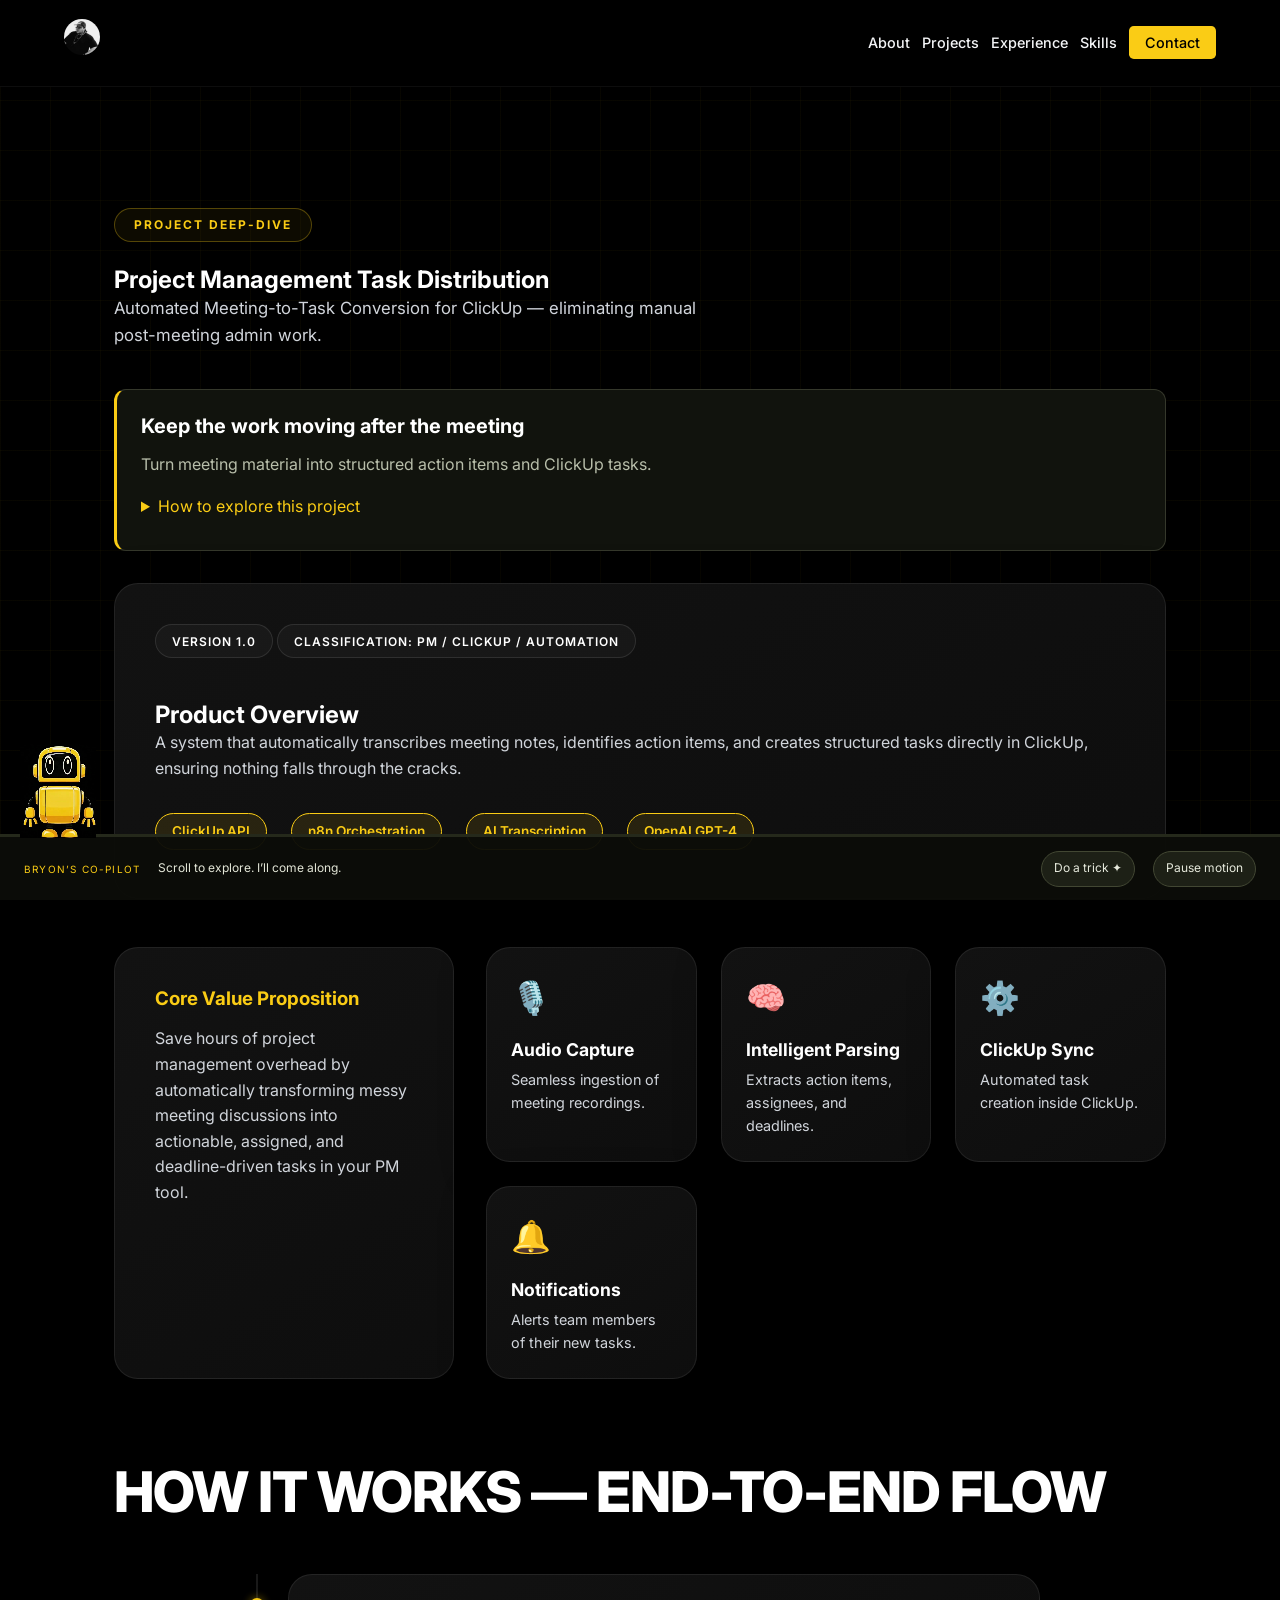
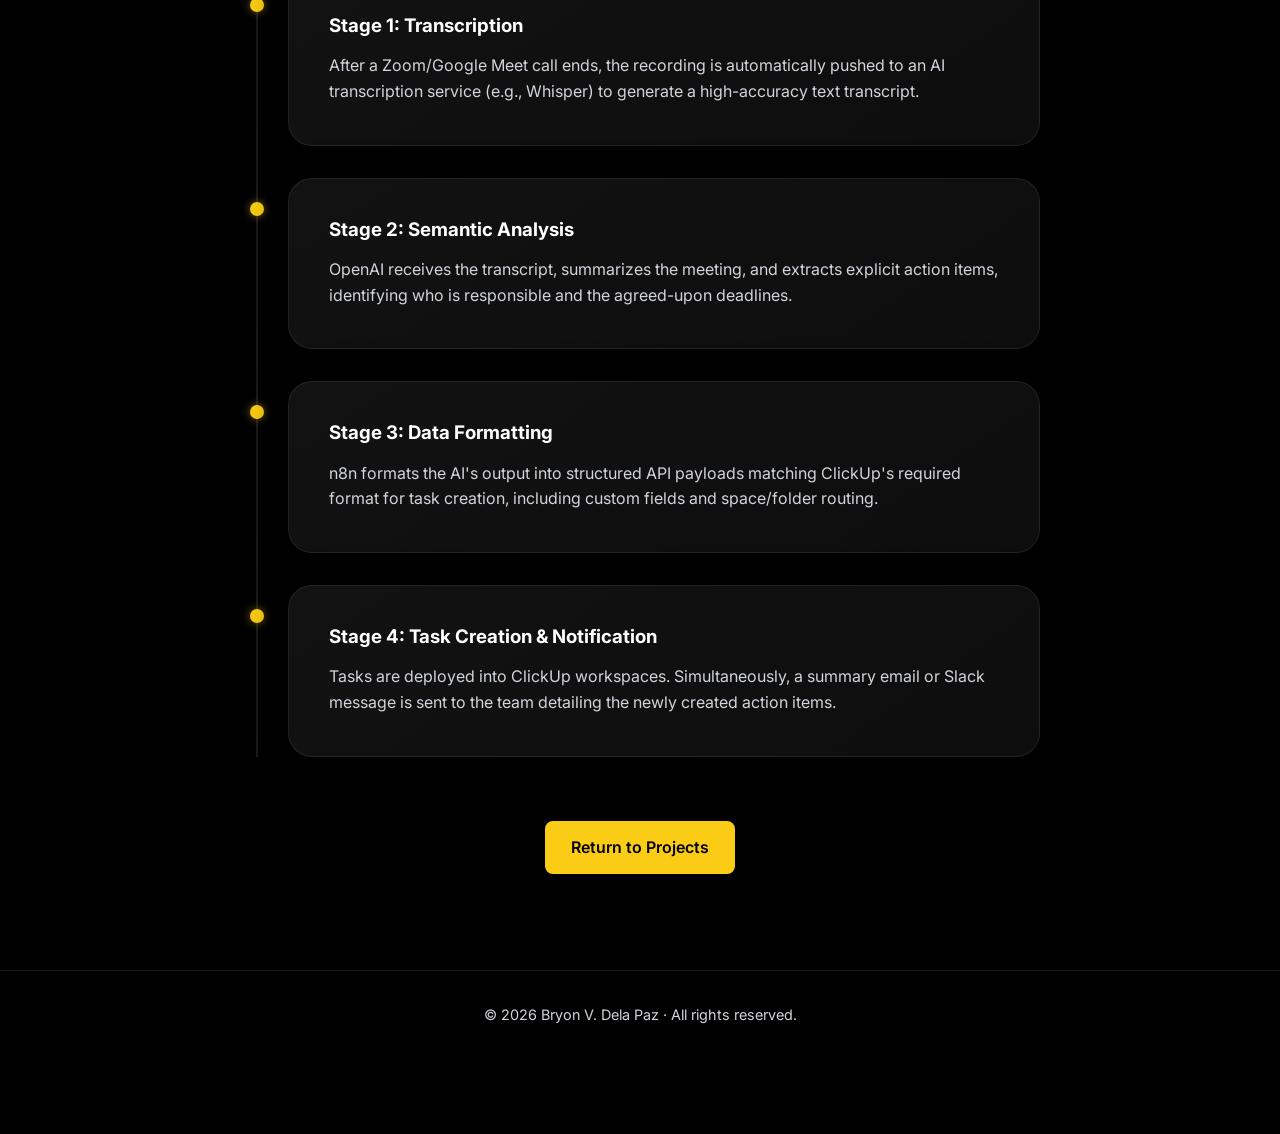
<file: pm-task-workflow.html>
<!DOCTYPE html>
<html lang="en">

<head>
    <meta charset="UTF-8">
    <meta name="viewport" content="width=device-width, initial-scale=1.0">
    <meta name="description"
        content="Detailed workflow for the Project Management Task Distribution system. Built by Bryon V. Dela Paz.">
    <title>Project Management Task Distribution | Workflow Detail</title>
    <link href="https://fonts.googleapis.com/css2?family=Inter:wght@300;400;500;600;700;800&display=swap"
        rel="stylesheet">
    <link rel="stylesheet" href="styles.css">
<link rel="stylesheet" href="experience.css">
</head>

<body>
    <div class="bg-grid"></div>
    <nav id="navbar">
        <div class="nav-content">
            <a href="index.html#home" class="logo" aria-label="Bryon Dela Paz home"><img src="Picture.png.avif" alt="Bryon Dela Paz" width="36" height="36" style="border-radius:50%;object-fit:cover"></a>
            <ul class="nav-links">
                <li><a href="index.html#about">About</a></li>
                <li><a href="index.html#automations">Projects</a></li>
                <li><a href="index.html#experience">Experience</a></li>
                <li><a href="index.html#skills">Skills</a></li>
                <li><a href="index.html#contact" class="btn-nav">Contact</a></li>
            </ul>
        </div>
    </nav>

    <main>
        <section class="section-padding reveal active" style="padding-top: 8rem;">
            <div class="section-header">
                <span class="section-label">PROJECT DEEP-DIVE</span>
                <h1>Project Management Task Distribution</h1>
                <p class="hero-subtitle">Automated Meeting-to-Task Conversion for ClickUp &mdash; eliminating manual post-meeting admin work.</p>
            </div><aside class="case-context"><h2>Keep the work moving after the meeting</h2><p>Turn meeting material into structured action items and ClickUp tasks.</p><details><summary>How to explore this project</summary><p>Review transcription, action extraction, and task creation as separate stages.</p></details></aside>

            <div class="glass-card glow-card" style="margin-bottom: 3rem;">
                <div class="project-tag">Version 1.0</div>
                <div class="project-tag">Classification: PM / ClickUp / Automation</div>
                <h2 style="margin-top: 1.5rem;">Product Overview</h2>
                <p>A system that automatically transcribes meeting notes, identifies action items, and creates structured tasks directly in ClickUp, ensuring nothing falls through the cracks.</p>
                <div class="hero-actions" style="margin-top: 2rem;">
                    <div class="pill">ClickUp API</div>
                    <div class="pill">n8n Orchestration</div>
                    <div class="pill">AI Transcription</div>
                    <div class="pill">OpenAI GPT-4</div>
                </div>
            </div>

            <div class="about-grid">
                <div class="glass-card">
                    <h3 style="color: var(--accent-yellow); margin-bottom: 1rem;">Core Value Proposition</h3>
                    <p>Save hours of project management overhead by automatically transforming messy meeting discussions into actionable, assigned, and deadline-driven tasks in your PM tool.</p>
                </div>
                <div class="about-pillars">
                    <div class="pillar glass-card">
                        <div class="pillar-icon">🎙️</div>
                        <h3>Audio Capture</h3>
                        <p>Seamless ingestion of meeting recordings.</p>
                    </div>
                    <div class="pillar glass-card">
                        <div class="pillar-icon">🧠</div>
                        <h3>Intelligent Parsing</h3>
                        <p>Extracts action items, assignees, and deadlines.</p>
                    </div>
                    <div class="pillar glass-card">
                        <div class="pillar-icon">⚙️</div>
                        <h3>ClickUp Sync</h3>
                        <p>Automated task creation inside ClickUp.</p>
                    </div>
                    <div class="pillar glass-card">
                        <div class="pillar-icon">🔔</div>
                        <h3>Notifications</h3>
                        <p>Alerts team members of their new tasks.</p>
                    </div>
                </div>
            </div>

            <div class="section-header" style="margin-top: 5rem;">
                <h2>How It Works — End-to-End Flow</h2>
            </div>

            <div class="timeline">
                <div class="timeline-item">
                    <div class="timeline-dot"></div>
                    <div class="timeline-content glass-card hover-lift">
                        <div class="timeline-header">
                            <h3>Stage 1: Transcription</h3>
                        </div>
                        <p>After a Zoom/Google Meet call ends, the recording is automatically pushed to an AI transcription service (e.g., Whisper) to generate a high-accuracy text transcript.</p>
                    </div>
                </div>

                <div class="timeline-item">
                    <div class="timeline-dot"></div>
                    <div class="timeline-content glass-card hover-lift">
                        <div class="timeline-header">
                            <h3>Stage 2: Semantic Analysis</h3>
                        </div>
                        <p>OpenAI receives the transcript, summarizes the meeting, and extracts explicit action items, identifying who is responsible and the agreed-upon deadlines.</p>
                    </div>
                </div>

                <div class="timeline-item">
                    <div class="timeline-dot"></div>
                    <div class="timeline-content glass-card hover-lift">
                        <div class="timeline-header">
                            <h3>Stage 3: Data Formatting</h3>
                        </div>
                        <p>n8n formats the AI's output into structured API payloads matching ClickUp's required format for task creation, including custom fields and space/folder routing.</p>
                    </div>
                </div>

                <div class="timeline-item">
                    <div class="timeline-dot"></div>
                    <div class="timeline-content glass-card hover-lift">
                        <div class="timeline-header">
                            <h3>Stage 4: Task Creation & Notification</h3>
                        </div>
                        <p>Tasks are deployed into ClickUp workspaces. Simultaneously, a summary email or Slack message is sent to the team detailing the newly created action items.</p>
                    </div>
                </div>
            </div>

            <div class="center" style="margin-top: 4rem;">
                <a href="index.html#automations" class="btn-primary">Return to Projects</a>
            </div>
        </section>
    </main>

    <footer>
        <div class="footer-content">
            <p>&copy; 2026 Bryon V. Dela Paz &middot; All rights reserved.</p>
        </div>
    </footer>

    <style>
        .pill {
            background: rgba(250, 204, 21, 0.1);
            border: 1px solid var(--accent-yellow);
            color: var(--accent-yellow);
            padding: 0.4rem 1rem;
            border-radius: 20px;
            font-size: 0.85rem;
            font-weight: 600;
            display: inline-block;
            margin-right: 0.5rem;
            margin-bottom: 0.5rem;
        }
    </style>
<script src="experience.js"></script>
</body>
</html>
</file>
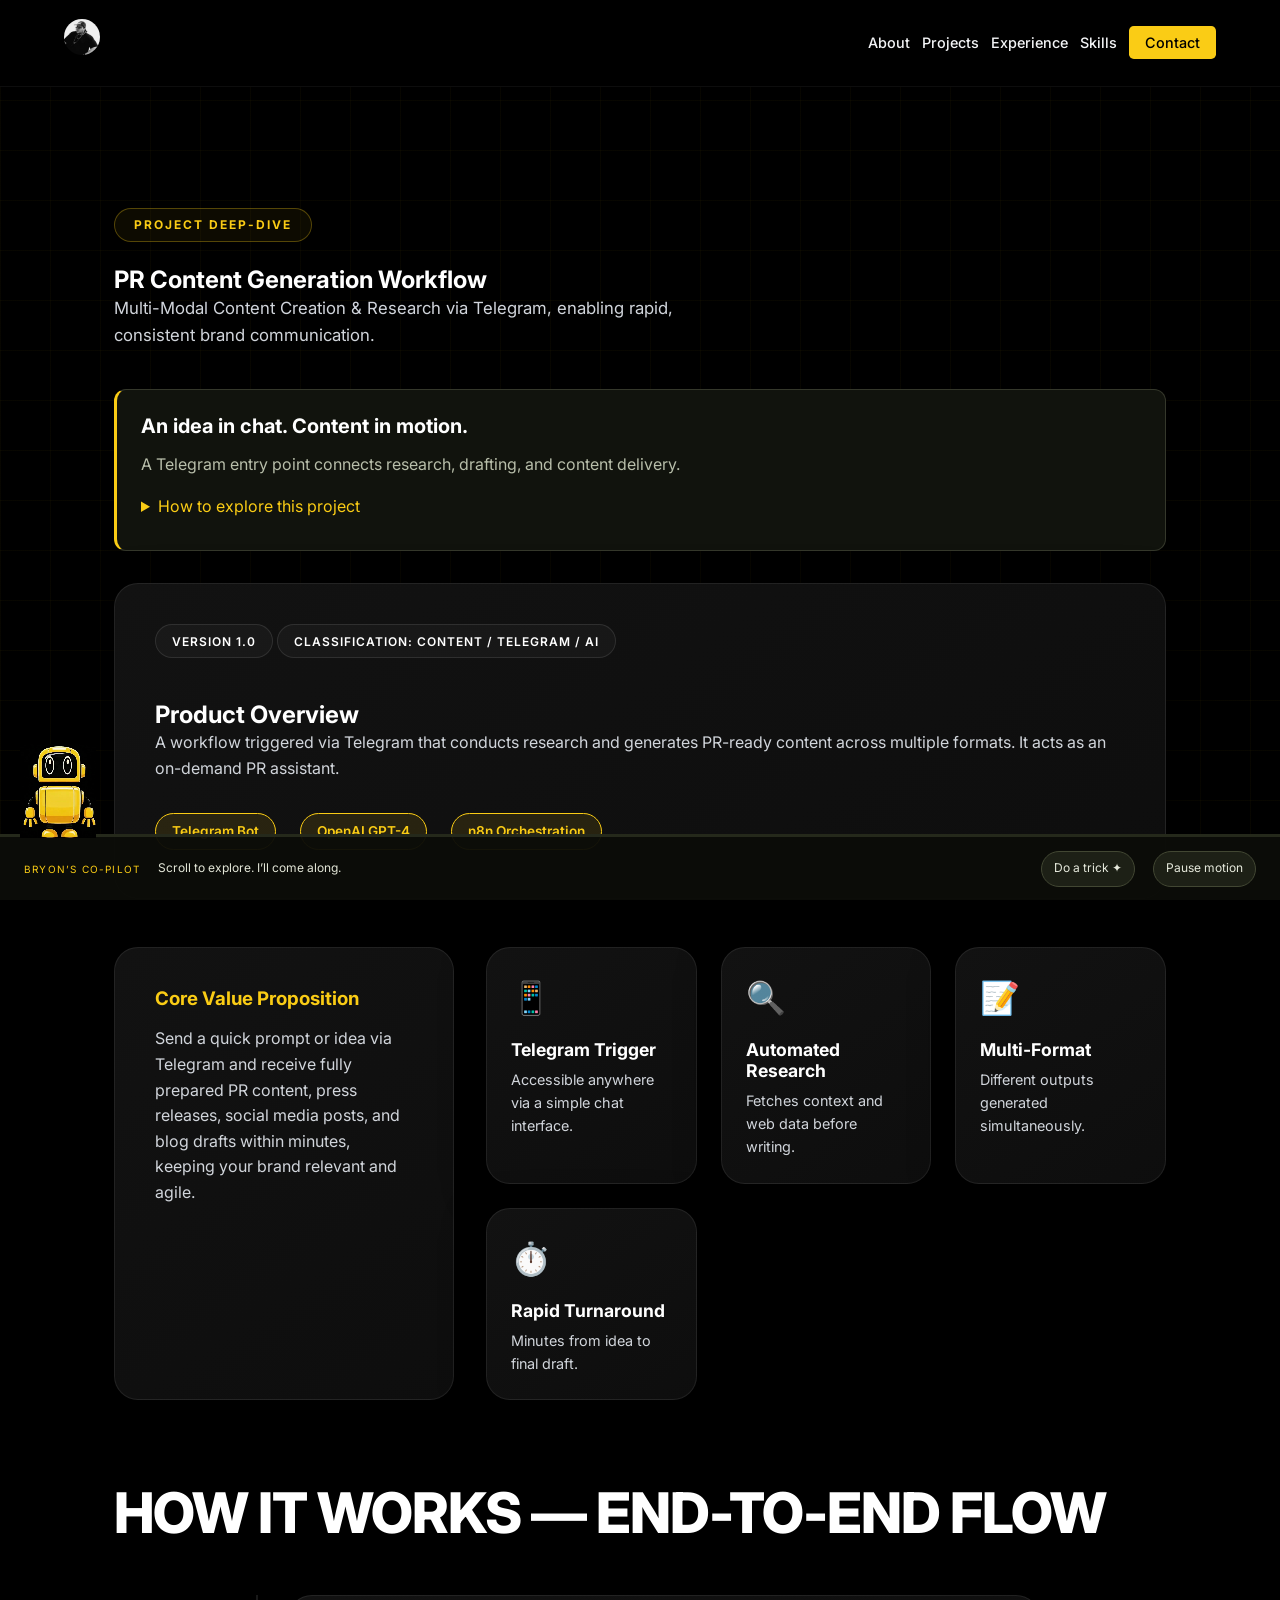
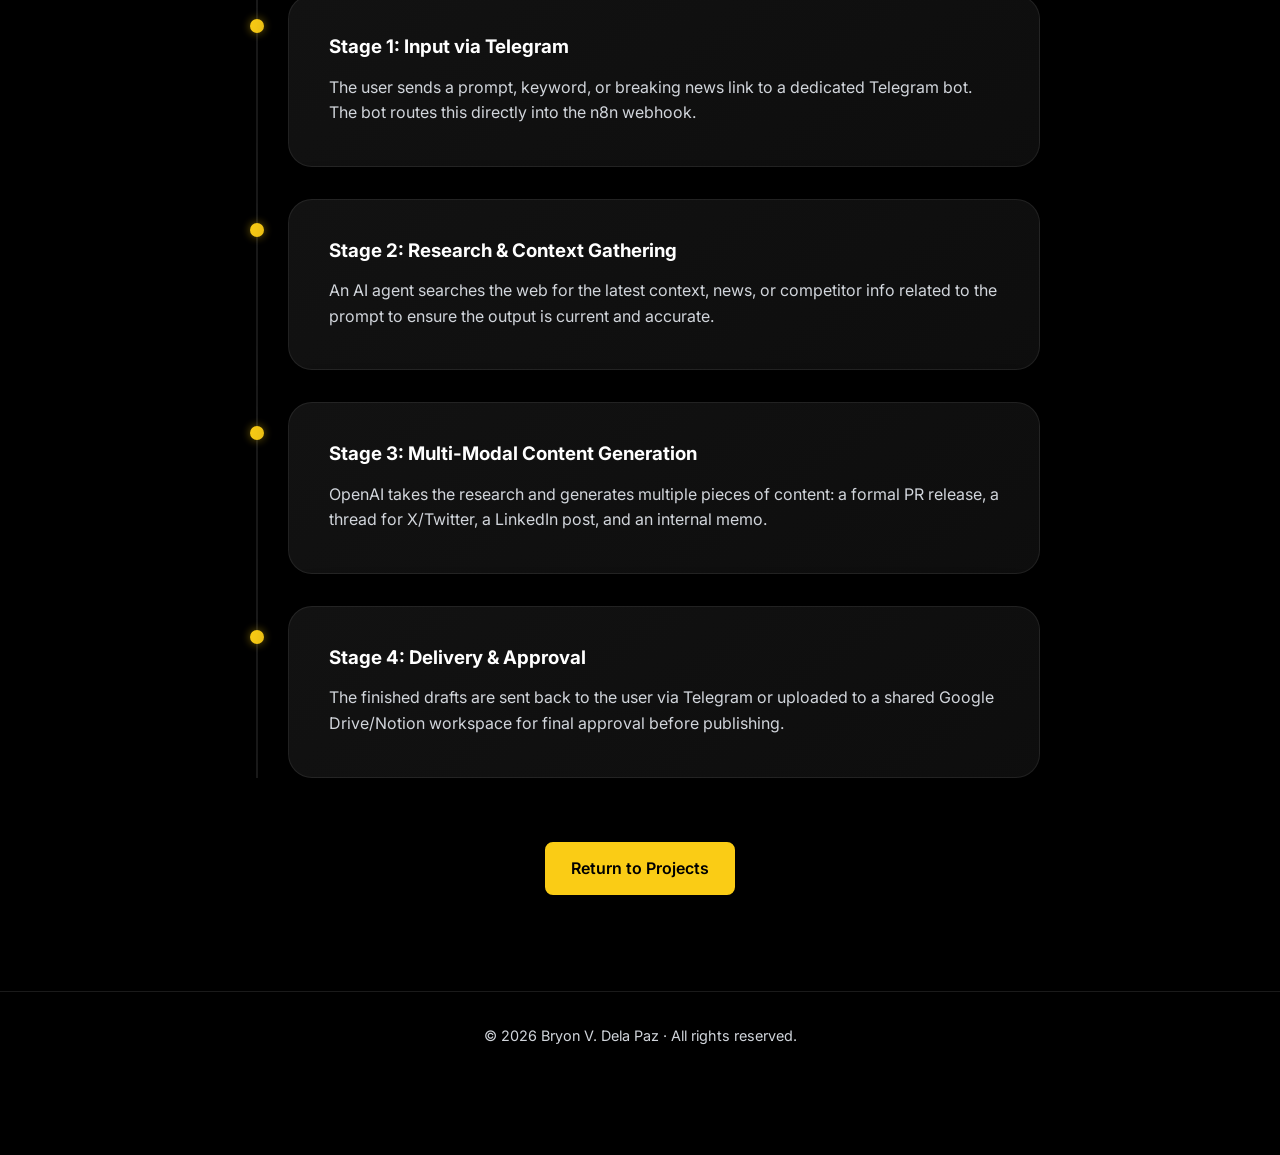
<file: pr-content-workflow.html>
<!DOCTYPE html>
<html lang="en">

<head>
    <meta charset="UTF-8">
    <meta name="viewport" content="width=device-width, initial-scale=1.0">
    <meta name="description"
        content="Detailed workflow for the PR Content Generation Workflow. Built by Bryon V. Dela Paz.">
    <title>PR Content Generation Workflow | Workflow Detail</title>
    <link href="https://fonts.googleapis.com/css2?family=Inter:wght@300;400;500;600;700;800&display=swap"
        rel="stylesheet">
    <link rel="stylesheet" href="styles.css">
<link rel="stylesheet" href="experience.css">
</head>

<body>
    <div class="bg-grid"></div>
    <nav id="navbar">
        <div class="nav-content">
            <a href="index.html#home" class="logo" aria-label="Bryon Dela Paz home"><img src="Picture.png.avif" alt="Bryon Dela Paz" width="36" height="36" style="border-radius:50%;object-fit:cover"></a>
            <ul class="nav-links">
                <li><a href="index.html#about">About</a></li>
                <li><a href="index.html#automations">Projects</a></li>
                <li><a href="index.html#experience">Experience</a></li>
                <li><a href="index.html#skills">Skills</a></li>
                <li><a href="index.html#contact" class="btn-nav">Contact</a></li>
            </ul>
        </div>
    </nav>

    <main>
        <section class="section-padding reveal active" style="padding-top: 8rem;">
            <div class="section-header">
                <span class="section-label">PROJECT DEEP-DIVE</span>
                <h1>PR Content Generation Workflow</h1>
                <p class="hero-subtitle">Multi-Modal Content Creation &amp; Research via Telegram, enabling rapid, consistent brand communication.</p>
            </div><aside class="case-context"><h2>An idea in chat. Content in motion.</h2><p>A Telegram entry point connects research, drafting, and content delivery.</p><details><summary>How to explore this project</summary><p>The workflow details show the handoffs between the request, AI processing, and output.</p></details></aside>

            <div class="glass-card glow-card" style="margin-bottom: 3rem;">
                <div class="project-tag">Version 1.0</div>
                <div class="project-tag">Classification: Content / Telegram / AI</div>
                <h2 style="margin-top: 1.5rem;">Product Overview</h2>
                <p>A workflow triggered via Telegram that conducts research and generates PR-ready content across multiple formats. It acts as an on-demand PR assistant.</p>
                <div class="hero-actions" style="margin-top: 2rem;">
                    <div class="pill">Telegram Bot</div>
                    <div class="pill">OpenAI GPT-4</div>
                    <div class="pill">n8n Orchestration</div>
                </div>
            </div>

            <div class="about-grid">
                <div class="glass-card">
                    <h3 style="color: var(--accent-yellow); margin-bottom: 1rem;">Core Value Proposition</h3>
                    <p>Send a quick prompt or idea via Telegram and receive fully prepared PR content, press releases, social media posts, and blog drafts within minutes, keeping your brand relevant and agile.</p>
                </div>
                <div class="about-pillars">
                    <div class="pillar glass-card">
                        <div class="pillar-icon">📱</div>
                        <h3>Telegram Trigger</h3>
                        <p>Accessible anywhere via a simple chat interface.</p>
                    </div>
                    <div class="pillar glass-card">
                        <div class="pillar-icon">🔍</div>
                        <h3>Automated Research</h3>
                        <p>Fetches context and web data before writing.</p>
                    </div>
                    <div class="pillar glass-card">
                        <div class="pillar-icon">📝</div>
                        <h3>Multi-Format</h3>
                        <p>Different outputs generated simultaneously.</p>
                    </div>
                    <div class="pillar glass-card">
                        <div class="pillar-icon">⏱️</div>
                        <h3>Rapid Turnaround</h3>
                        <p>Minutes from idea to final draft.</p>
                    </div>
                </div>
            </div>

            <div class="section-header" style="margin-top: 5rem;">
                <h2>How It Works — End-to-End Flow</h2>
            </div>

            <div class="timeline">
                <div class="timeline-item">
                    <div class="timeline-dot"></div>
                    <div class="timeline-content glass-card hover-lift">
                        <div class="timeline-header">
                            <h3>Stage 1: Input via Telegram</h3>
                        </div>
                        <p>The user sends a prompt, keyword, or breaking news link to a dedicated Telegram bot. The bot routes this directly into the n8n webhook.</p>
                    </div>
                </div>

                <div class="timeline-item">
                    <div class="timeline-dot"></div>
                    <div class="timeline-content glass-card hover-lift">
                        <div class="timeline-header">
                            <h3>Stage 2: Research & Context Gathering</h3>
                        </div>
                        <p>An AI agent searches the web for the latest context, news, or competitor info related to the prompt to ensure the output is current and accurate.</p>
                    </div>
                </div>

                <div class="timeline-item">
                    <div class="timeline-dot"></div>
                    <div class="timeline-content glass-card hover-lift">
                        <div class="timeline-header">
                            <h3>Stage 3: Multi-Modal Content Generation</h3>
                        </div>
                        <p>OpenAI takes the research and generates multiple pieces of content: a formal PR release, a thread for X/Twitter, a LinkedIn post, and an internal memo.</p>
                    </div>
                </div>

                <div class="timeline-item">
                    <div class="timeline-dot"></div>
                    <div class="timeline-content glass-card hover-lift">
                        <div class="timeline-header">
                            <h3>Stage 4: Delivery & Approval</h3>
                        </div>
                        <p>The finished drafts are sent back to the user via Telegram or uploaded to a shared Google Drive/Notion workspace for final approval before publishing.</p>
                    </div>
                </div>
            </div>

            <div class="center" style="margin-top: 4rem;">
                <a href="index.html#automations" class="btn-primary">Return to Projects</a>
            </div>
        </section>
    </main>

    <footer>
        <div class="footer-content">
            <p>&copy; 2026 Bryon V. Dela Paz &middot; All rights reserved.</p>
        </div>
    </footer>

    <style>
        .pill {
            background: rgba(250, 204, 21, 0.1);
            border: 1px solid var(--accent-yellow);
            color: var(--accent-yellow);
            padding: 0.4rem 1rem;
            border-radius: 20px;
            font-size: 0.85rem;
            font-weight: 600;
            display: inline-block;
            margin-right: 0.5rem;
            margin-bottom: 0.5rem;
        }
    </style>
<script src="experience.js"></script>
</body>
</html>
</file>
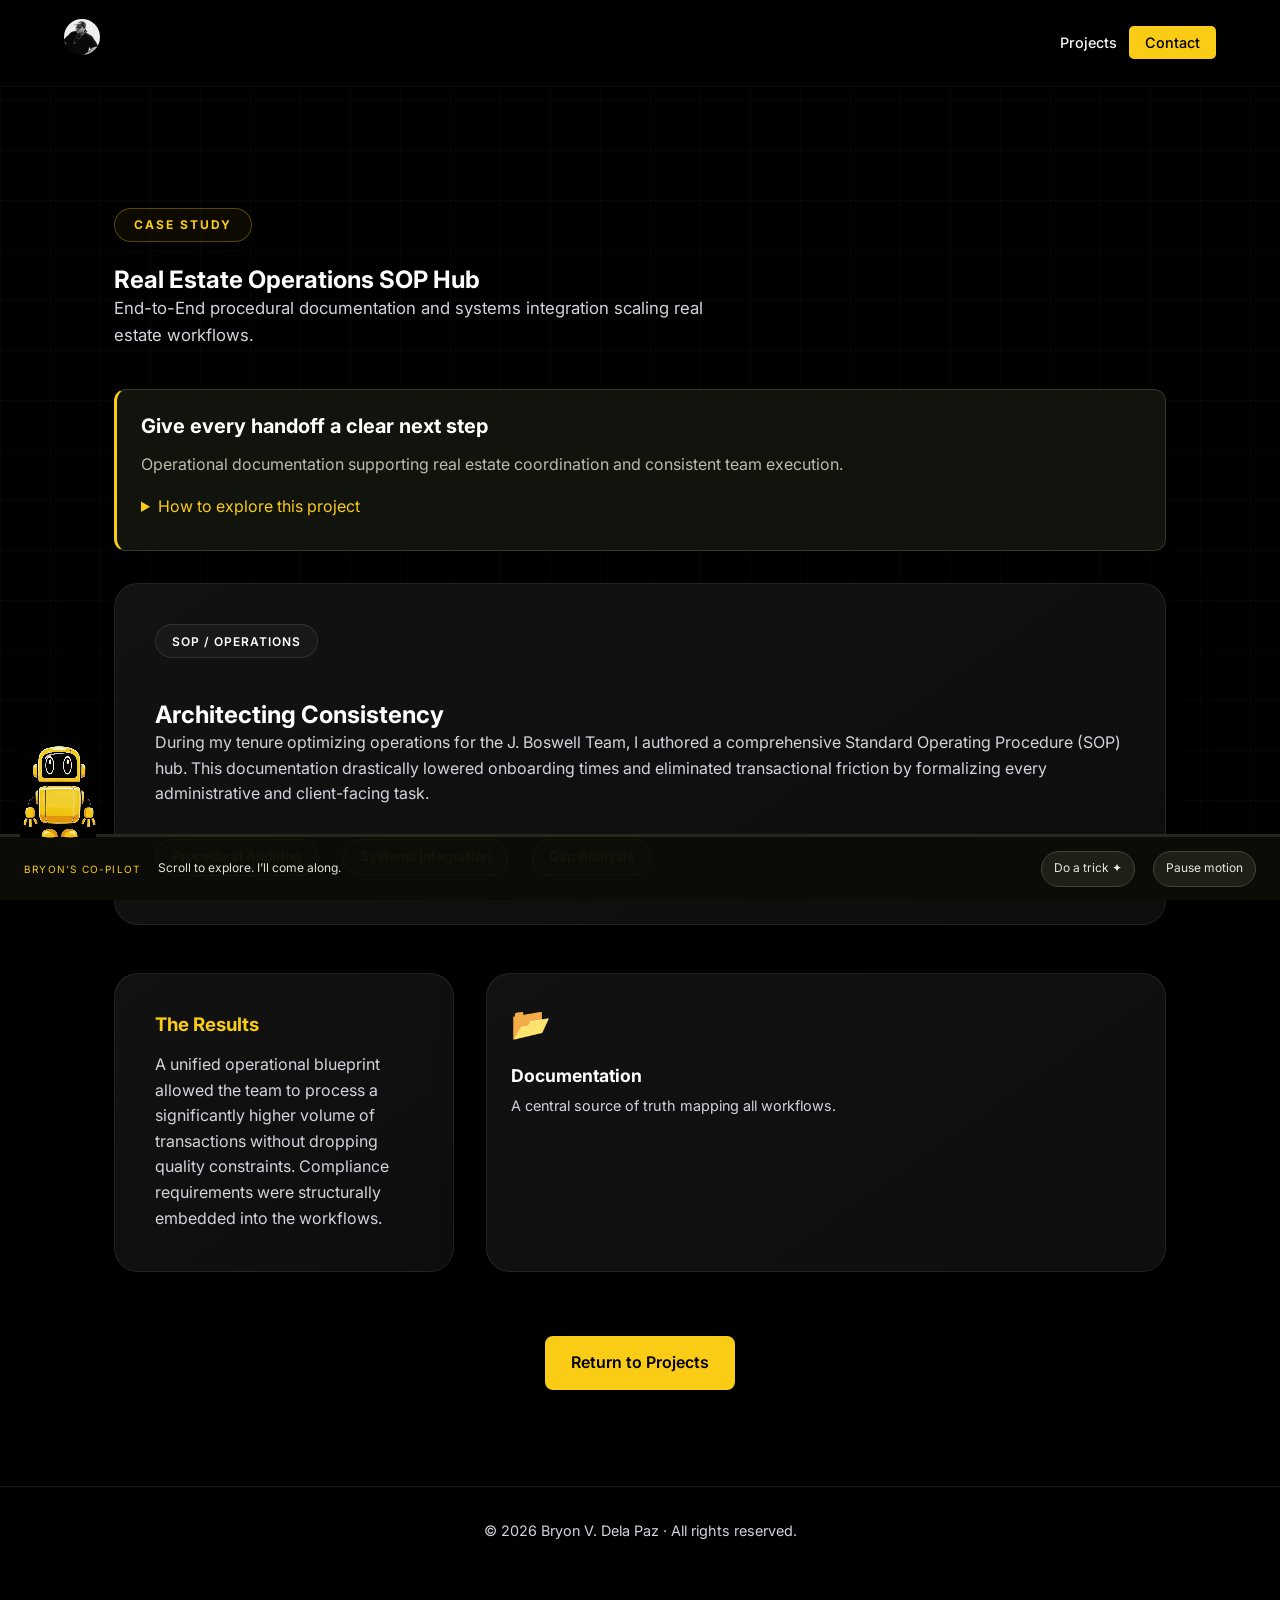
<file: real-estate-sop.html>
<!DOCTYPE html>
<html lang="en">
<head>
    <meta charset="UTF-8">
    <meta name="viewport" content="width=device-width, initial-scale=1.0">
    <meta name="description" content="Detailed case study for Real Estate Operations SOP Hub. Built by Bryon V. Dela Paz.">
    <title>Real Estate Operations SOP Hub | Case Study</title>
    <link href="https://fonts.googleapis.com/css2?family=Inter:wght@300;400;500;600;700;800&display=swap" rel="stylesheet">
    <link rel="stylesheet" href="styles.css">
<link rel="stylesheet" href="experience.css">
</head>
<body>
    <div class="bg-grid"></div>
    <nav id="navbar">
        <div class="nav-content">
            <a href="index.html#home" class="logo" aria-label="Bryon Dela Paz home"><img src="Picture.png.avif" alt="Bryon Dela Paz" width="36" height="36" style="border-radius:50%;object-fit:cover"></a>
            <ul class="nav-links">
                <li><a href="index.html#automations">Projects</a></li>
                <li><a href="index.html#contact" class="btn-nav">Contact</a></li>
            </ul>
        </div>
    </nav>

    <main>
        <section class="section-padding reveal active" style="padding-top: 8rem;">
            <div class="section-header">
                <span class="section-label">CASE STUDY</span>
                <h1>Real Estate Operations SOP Hub</h1>
                <p class="hero-subtitle">End-to-End procedural documentation and systems integration scaling real estate workflows.</p>
            </div><aside class="case-context"><h2>Give every handoff a clear next step</h2><p>Operational documentation supporting real estate coordination and consistent team execution.</p><details><summary>How to explore this project</summary><p>The source collection includes Open House SOP, Sales Meeting SOP, Recruiting Protocol, Social Media Posting Guide, listing appointments, analytics reporting, and administrative task categories.</p></details></aside>

            <div class="glass-card glow-card" style="margin-bottom: 3rem;">
                <div class="project-tag">SOP / Operations</div>
                <h2 style="margin-top: 1.5rem;">Architecting Consistency</h2>
                <p>During my tenure optimizing operations for the J. Boswell Team, I authored a comprehensive Standard Operating Procedure (SOP) hub. This documentation drastically lowered onboarding times and eliminated transactional friction by formalizing every administrative and client-facing task.</p>
                <div class="hero-actions" style="margin-top: 2rem;">
                    <div class="pill">Procedural Auditing</div>
                    <div class="pill">Systems Integration</div>
                    <div class="pill">Gap Analysis</div>
                </div>
            </div>

            <div class="about-grid">
                <div class="glass-card">
                    <h3 style="color: var(--accent-yellow); margin-bottom: 1rem;">The Results</h3>
                    <p>A unified operational blueprint allowed the team to process a significantly higher volume of transactions without dropping quality constraints. Compliance requirements were structurally embedded into the workflows.</p>
                </div>
                <div class="about-pillars">
                    <div class="pillar glass-card">
                        <div class="pillar-icon">📂</div>
                        <h3>Documentation</h3>
                        <p>A central source of truth mapping all workflows.</p>
                    </div>
                </div>
            </div>

            <div class="center" style="margin-top: 4rem;">
                <a href="index.html#automations" class="btn-primary">Return to Projects</a>
            </div>
        </section>
    </main>

    <footer>
        <div class="footer-content">
            <p>&copy; 2026 Bryon V. Dela Paz &middot; All rights reserved.</p>
        </div>
    </footer>

    <style>
        .pill {
            background: rgba(250, 204, 21, 0.1);
            border: 1px solid var(--accent-yellow);
            color: var(--accent-yellow);
            padding: 0.4rem 1rem;
            border-radius: 20px;
            font-size: 0.85rem;
            font-weight: 600;
            display: inline-block;
            margin-right: 0.5rem;
            margin-bottom: 0.5rem;
        }
    </style>
<script src="experience.js"></script>
</body>
</html>
</file>
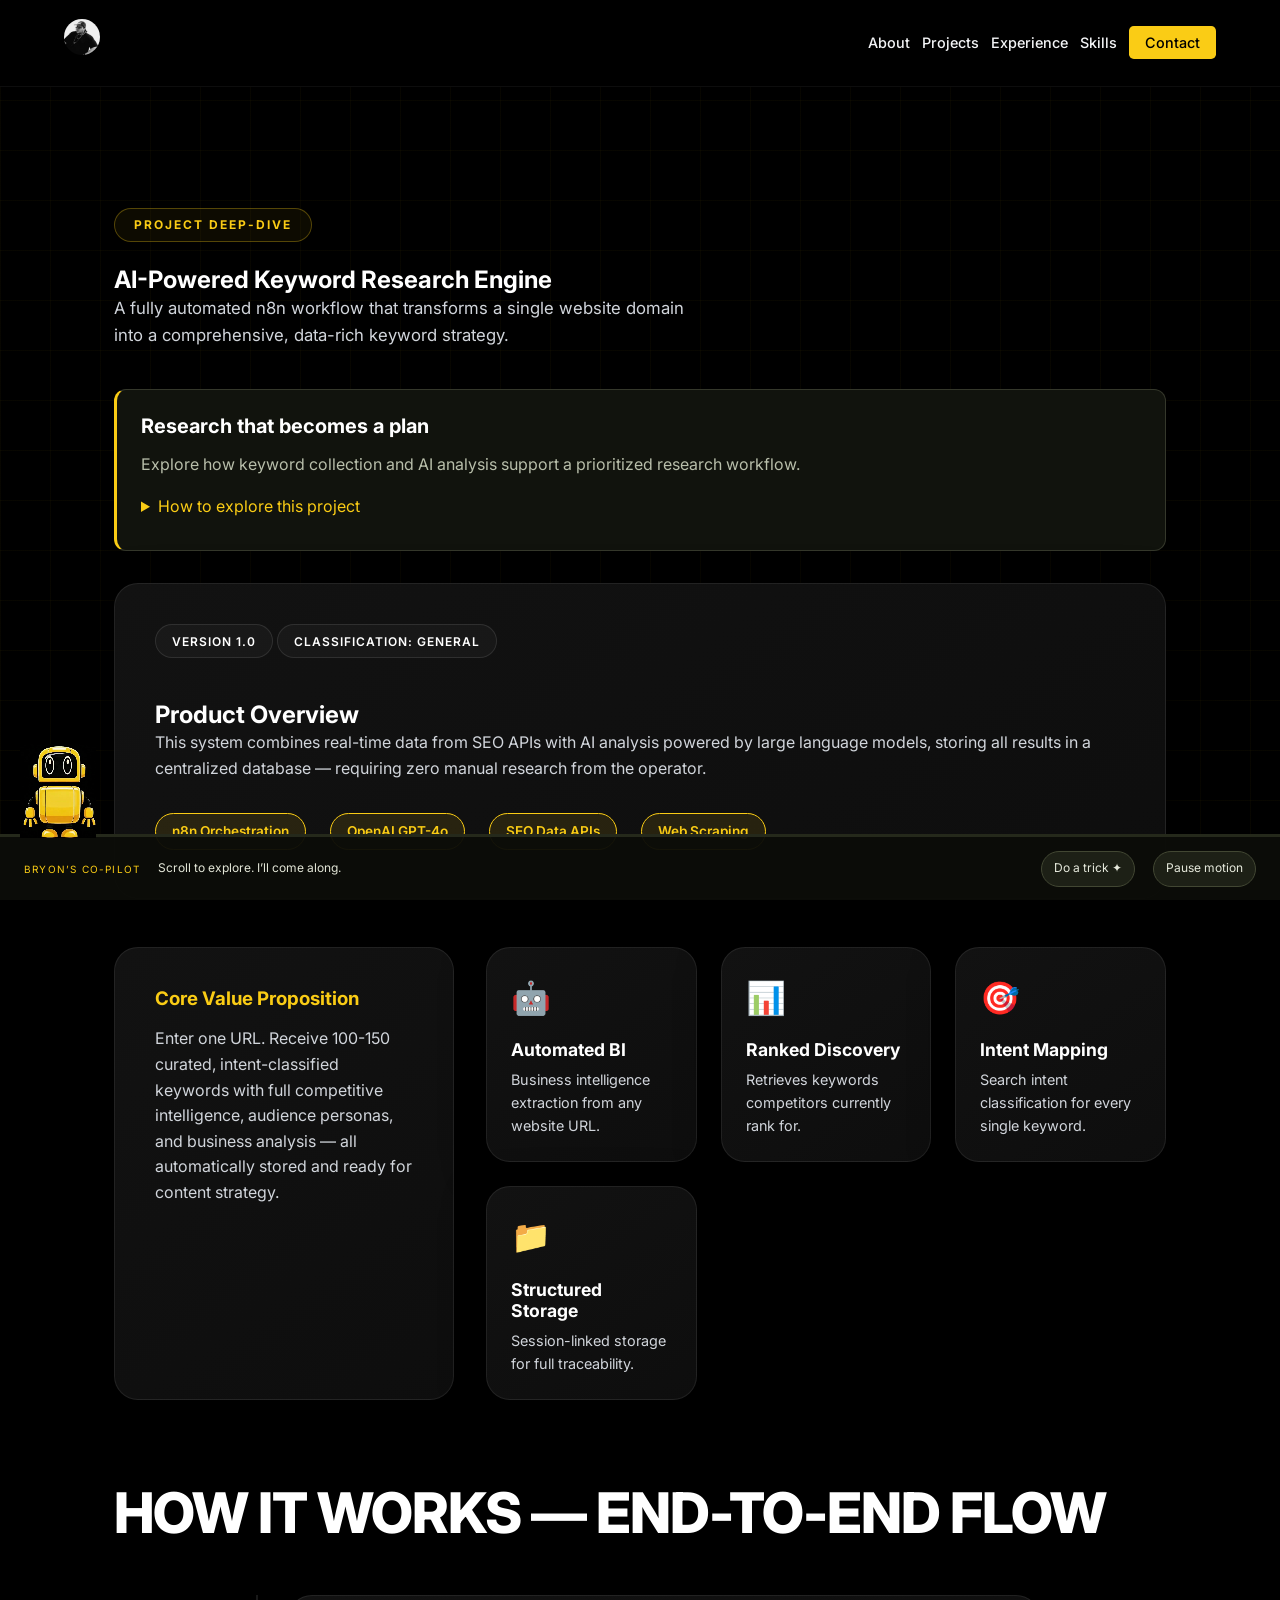
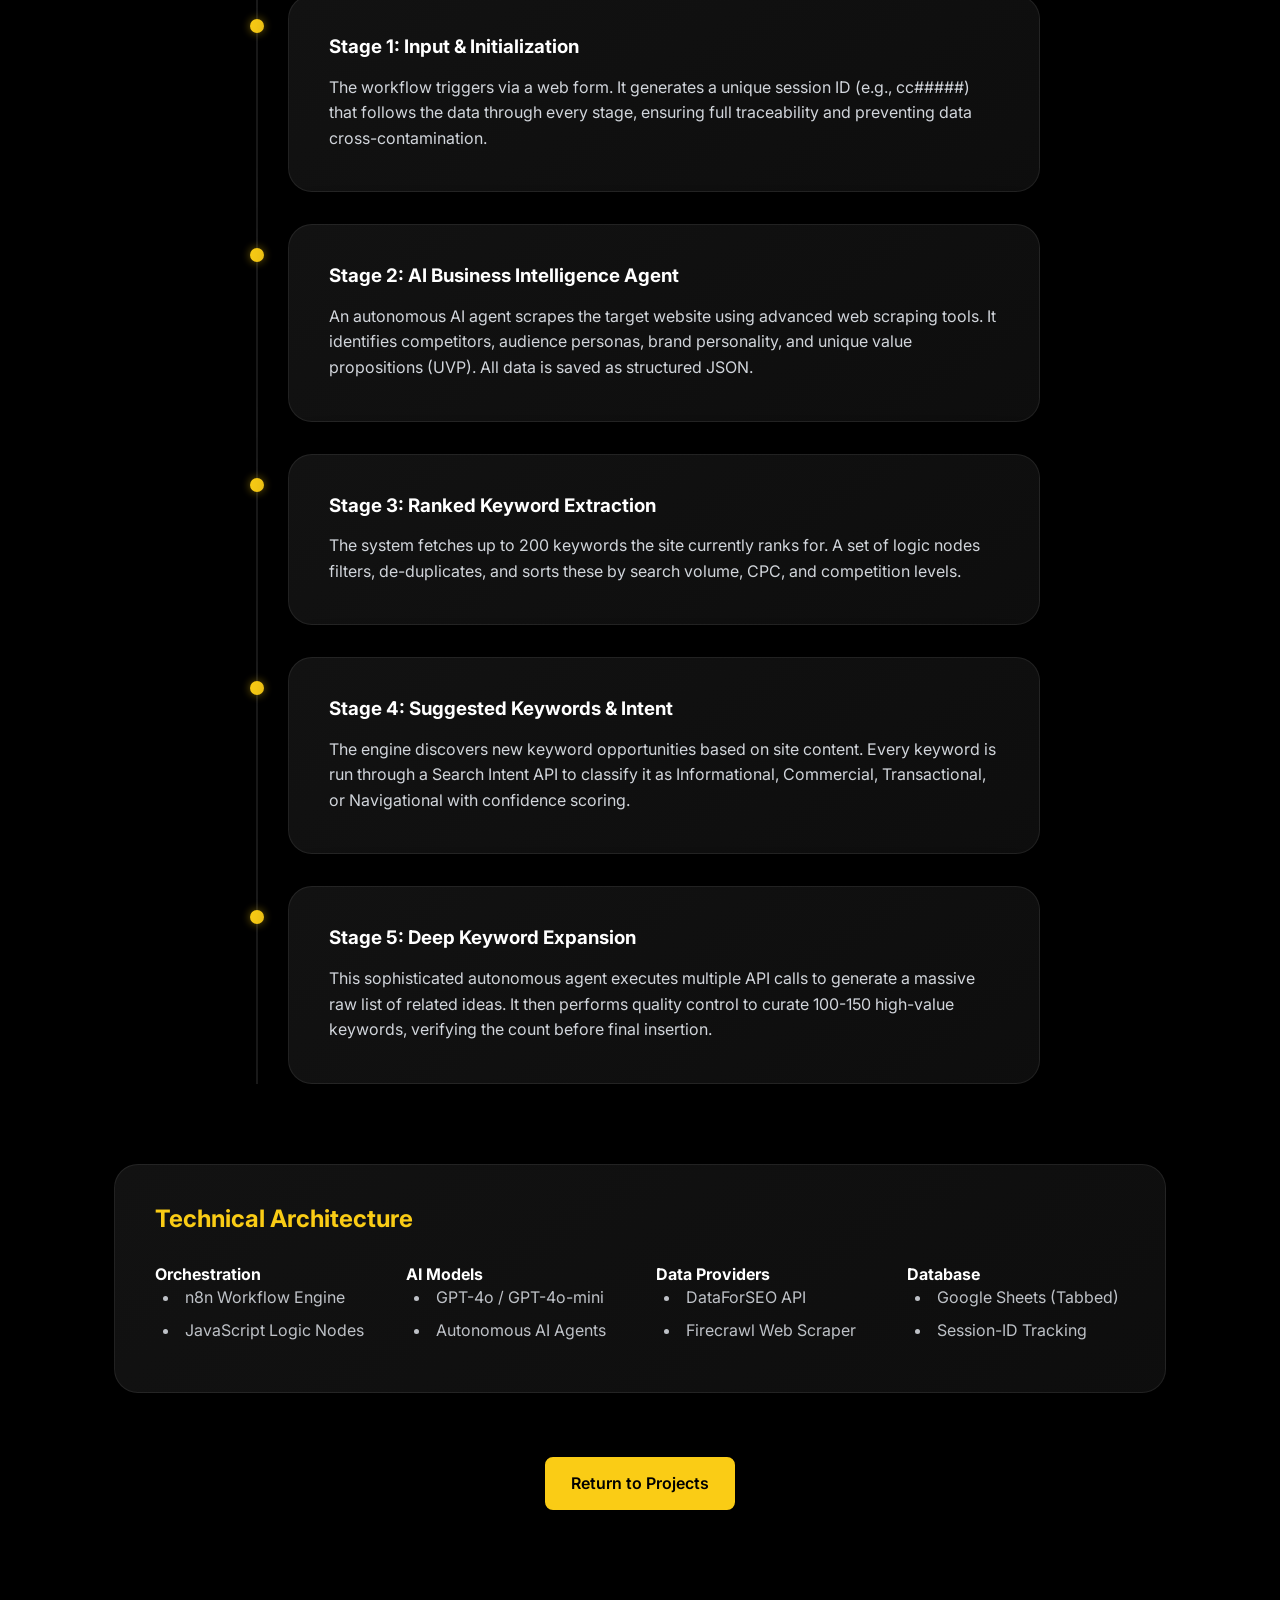
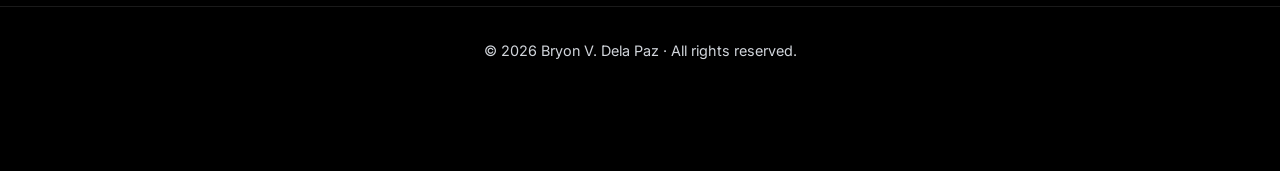
<file: seo-workflow.html>
<!DOCTYPE html>
<html lang="en">

<head>
    <meta charset="UTF-8">
    <meta name="viewport" content="width=device-width, initial-scale=1.0">
    <meta name="description"
        content="Detailed workflow for the AI-Powered Keyword Research Engine. Built by Bryon V. Dela Paz.">
    <title>AI-Powered Keyword Research Engine | Workflow Detail</title>
    <link href="https://fonts.googleapis.com/css2?family=Inter:wght@300;400;500;600;700;800&display=swap"
        rel="stylesheet">
    <link rel="stylesheet" href="styles.css">
<link rel="stylesheet" href="experience.css">
</head>

<body>

    <div class="bg-grid"></div>

    <!-- Navbar -->
    <nav id="navbar">
        <div class="nav-content">
            <a href="index.html#home" class="logo" aria-label="Bryon Dela Paz home"><img src="Picture.png.avif" alt="Bryon Dela Paz" width="36" height="36" style="border-radius:50%;object-fit:cover"></a>
            <ul class="nav-links">
                <li><a href="index.html#about">About</a></li>
                <li><a href="index.html#automations">Projects</a></li>
                <li><a href="index.html#experience">Experience</a></li>
                <li><a href="index.html#skills">Skills</a></li>
                <li><a href="index.html#contact" class="btn-nav">Contact</a></li>
            </ul>
        </div>
    </nav>

    <main>
        <section class="section-padding reveal active" style="padding-top: 8rem;">
            <div class="section-header">
                <span class="section-label">PROJECT DEEP-DIVE</span>
                <h1>AI-Powered Keyword Research Engine</h1>
                <p class="hero-subtitle">A fully automated n8n workflow that transforms a single website domain into a comprehensive, data-rich keyword strategy.</p>
            </div><aside class="case-context"><h2>Research that becomes a plan</h2><p>Explore how keyword collection and AI analysis support a prioritized research workflow.</p><details><summary>How to explore this project</summary><p>Review the inputs, analysis stages, and the final output before adapting the design to a new niche.</p></details></aside>

            <div class="glass-card glow-card" style="margin-bottom: 3rem;">
                <div class="project-tag">Version 1.0</div>
                <div class="project-tag">Classification: General</div>
                <h2 style="margin-top: 1.5rem;">Product Overview</h2>
                <p>This system combines real-time data from SEO APIs with AI analysis powered by large language models, storing all results in a centralized database — requiring zero manual research from the operator.</p>
                <div class="hero-actions" style="margin-top: 2rem;">
                    <div class="pill">n8n Orchestration</div>
                    <div class="pill">OpenAI GPT-4o</div>
                    <div class="pill">SEO Data APIs</div>
                    <div class="pill">Web Scraping</div>
                </div>
            </div>

            <div class="about-grid">
                <div class="glass-card">
                    <h3 style="color: var(--accent-yellow); margin-bottom: 1rem;">Core Value Proposition</h3>
                    <p>Enter one URL. Receive 100-150 curated, intent-classified keywords with full competitive intelligence, audience personas, and business analysis — all automatically stored and ready for content strategy.</p>
                </div>
                <div class="about-pillars">
                    <div class="pillar glass-card">
                        <div class="pillar-icon">🤖</div>
                        <h3>Automated BI</h3>
                        <p>Business intelligence extraction from any website URL.</p>
                    </div>
                    <div class="pillar glass-card">
                        <div class="pillar-icon">📊</div>
                        <h3>Ranked Discovery</h3>
                        <p>Retrieves keywords competitors currently rank for.</p>
                    </div>
                    <div class="pillar glass-card">
                        <div class="pillar-icon">🎯</div>
                        <h3>Intent Mapping</h3>
                        <p>Search intent classification for every single keyword.</p>
                    </div>
                    <div class="pillar glass-card">
                        <div class="pillar-icon">📁</div>
                        <h3>Structured Storage</h3>
                        <p>Session-linked storage for full traceability.</p>
                    </div>
                </div>
            </div>

            <div class="section-header" style="margin-top: 5rem;">
                <h2>How It Works — End-to-End Flow</h2>
            </div>

            <div class="timeline">
                <div class="timeline-item">
                    <div class="timeline-dot"></div>
                    <div class="timeline-content glass-card hover-lift">
                        <div class="timeline-header">
                            <h3>Stage 1: Input & Initialization</h3>
                        </div>
                        <p>The workflow triggers via a web form. It generates a unique session ID (e.g., cc#####) that follows the data through every stage, ensuring full traceability and preventing data cross-contamination.</p>
                    </div>
                </div>

                <div class="timeline-item">
                    <div class="timeline-dot"></div>
                    <div class="timeline-content glass-card hover-lift">
                        <div class="timeline-header">
                            <h3>Stage 2: AI Business Intelligence Agent</h3>
                        </div>
                        <p>An autonomous AI agent scrapes the target website using advanced web scraping tools. It identifies competitors, audience personas, brand personality, and unique value propositions (UVP). All data is saved as structured JSON.</p>
                    </div>
                </div>

                <div class="timeline-item">
                    <div class="timeline-dot"></div>
                    <div class="timeline-content glass-card hover-lift">
                        <div class="timeline-header">
                            <h3>Stage 3: Ranked Keyword Extraction</h3>
                        </div>
                        <p>The system fetches up to 200 keywords the site currently ranks for. A set of logic nodes filters, de-duplicates, and sorts these by search volume, CPC, and competition levels.</p>
                    </div>
                </div>

                <div class="timeline-item">
                    <div class="timeline-dot"></div>
                    <div class="timeline-content glass-card hover-lift">
                        <div class="timeline-header">
                            <h3>Stage 4: Suggested Keywords & Intent</h3>
                        </div>
                        <p>The engine discovers new keyword opportunities based on site content. Every keyword is run through a Search Intent API to classify it as Informational, Commercial, Transactional, or Navigational with confidence scoring.</p>
                    </div>
                </div>

                <div class="timeline-item">
                    <div class="timeline-dot"></div>
                    <div class="timeline-content glass-card hover-lift">
                        <div class="timeline-header">
                            <h3>Stage 5: Deep Keyword Expansion</h3>
                        </div>
                        <p>This sophisticated autonomous agent executes multiple API calls to generate a massive raw list of related ideas. It then performs quality control to curate 100-150 high-value keywords, verifying the count before final insertion.</p>
                    </div>
                </div>
            </div>

            <div class="glass-card outline" style="margin-top: 5rem;">
                <h2 style="color: var(--accent-yellow); margin-bottom: 2rem;">Technical Architecture</h2>
                <div class="skills-grid" style="grid-template-columns: repeat(auto-fit, minmax(200px, 1fr));">
                    <div class="skill-category">
                        <h4>Orchestration</h4>
                        <ul class="experience-list">
                            <li>n8n Workflow Engine</li>
                            <li>JavaScript Logic Nodes</li>
                        </ul>
                    </div>
                    <div class="skill-category">
                        <h4>AI Models</h4>
                        <ul class="experience-list">
                            <li>GPT-4o / GPT-4o-mini</li>
                            <li>Autonomous AI Agents</li>
                        </ul>
                    </div>
                    <div class="skill-category">
                        <h4>Data Providers</h4>
                        <ul class="experience-list">
                            <li>DataForSEO API</li>
                            <li>Firecrawl Web Scraper</li>
                        </ul>
                    </div>
                    <div class="skill-category">
                        <h4>Database</h4>
                        <ul class="experience-list">
                            <li>Google Sheets (Tabbed)</li>
                            <li>Session-ID Tracking</li>
                        </ul>
                    </div>
                </div>
            </div>

            <div class="center" style="margin-top: 4rem;">
                <a href="index.html#automations" class="btn-primary">Return to Projects</a>
            </div>
        </section>
    </main>

    <footer>
        <div class="footer-content">
            <p>&copy; 2026 Bryon V. Dela Paz &middot; All rights reserved.</p>
        </div>
    </footer>

    <style>
        .pill {
            background: rgba(250, 204, 21, 0.1);
            border: 1px solid var(--accent-yellow);
            color: var(--accent-yellow);
            padding: 0.4rem 1rem;
            border-radius: 20px;
            font-size: 0.85rem;
            font-weight: 600;
            display: inline-block;
            margin-right: 0.5rem;
            margin-bottom: 0.5rem;
        }
    </style>

<script src="experience.js"></script>
</body>

</html>
</file>
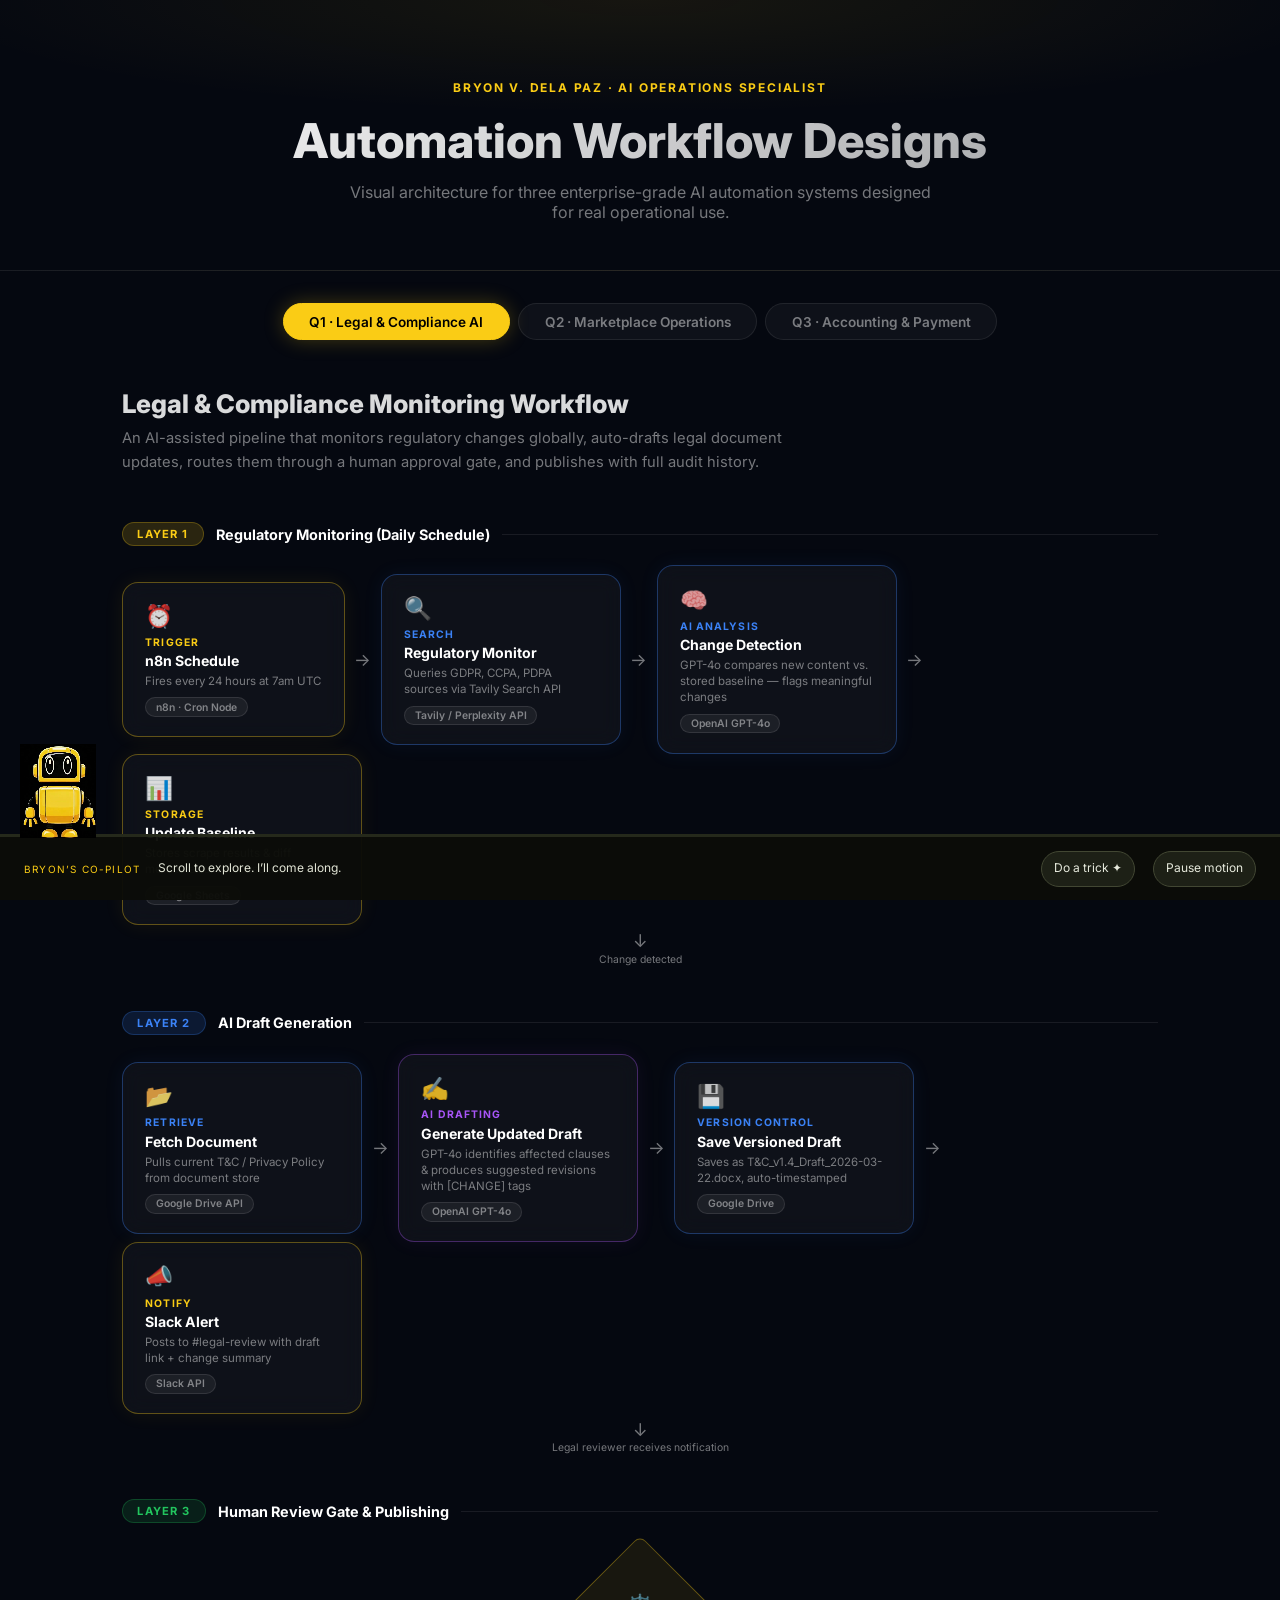
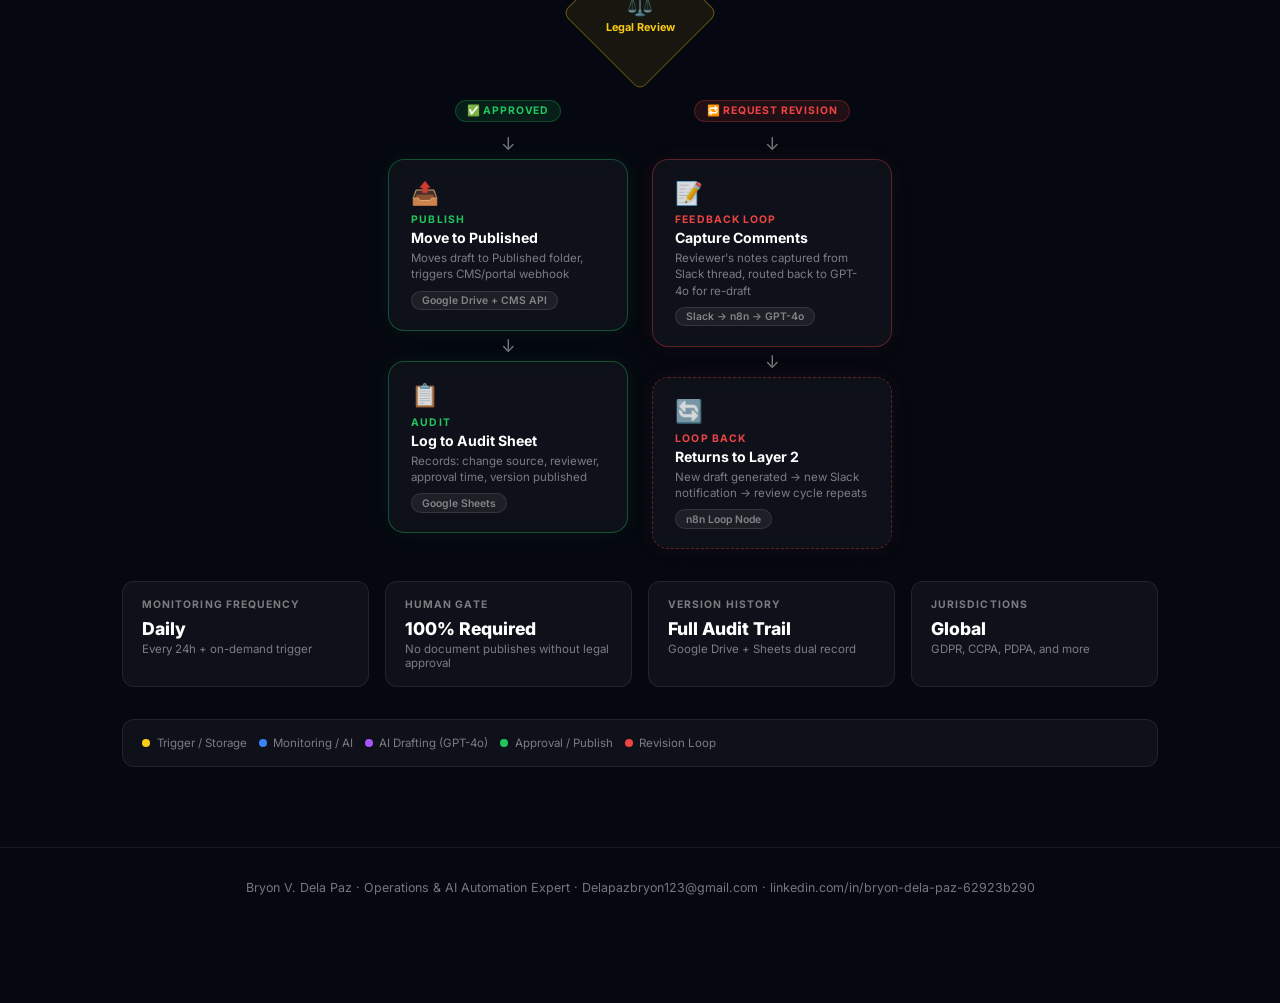
<file: workflow-diagrams.html>
<!DOCTYPE html>
<html lang="en">
<head>
  <meta charset="UTF-8">
  <meta name="viewport" content="width=device-width, initial-scale=1.0">
  <title>Automation Workflow Designs | Bryon V. Dela Paz</title>
  <link href="https://fonts.googleapis.com/css2?family=Inter:wght@300;400;500;600;700;800&display=swap" rel="stylesheet">
  <style>
    :root {
      --bg: #050810;
      --bg2: #090d1a;
      --card: rgba(255,255,255,0.04);
      --border: rgba(255,255,255,0.08);
      --yellow: #facc15;
      --yellow-glow: rgba(250,204,21,0.15);
      --blue: #3b82f6;
      --blue-dim: rgba(59,130,246,0.15);
      --green: #22c55e;
      --green-dim: rgba(34,197,94,0.12);
      --purple: #a855f7;
      --purple-dim: rgba(168,85,247,0.12);
      --red: #ef4444;
      --red-dim: rgba(239,68,68,0.12);
      --orange: #f97316;
      --text: rgba(255,255,255,0.85);
      --text-dim: rgba(255,255,255,0.45);
    }

    * { box-sizing: border-box; margin: 0; padding: 0; }

    body {
      font-family: 'Inter', sans-serif;
      background: var(--bg);
      color: var(--text);
      min-height: 100vh;
      padding: 0 0 6rem;
    }

    /* ── Header ── */
    .page-header {
      text-align: center;
      padding: 5rem 2rem 3rem;
      border-bottom: 1px solid var(--border);
      background: radial-gradient(ellipse 80% 60% at 50% 0%, rgba(250,204,21,0.07) 0%, transparent 70%);
    }
    .page-header .eyebrow {
      font-size: 0.75rem; font-weight: 700; letter-spacing: 0.15em;
      color: var(--yellow); text-transform: uppercase; margin-bottom: 1rem;
    }
    .page-header h1 {
      font-size: clamp(1.8rem,4vw,3rem); font-weight: 800;
      background: linear-gradient(135deg, #fff 0%, rgba(255,255,255,0.6) 100%);
      -webkit-background-clip: text; -webkit-text-fill-color: transparent;
      margin-bottom: 0.75rem;
    }
    .page-header p {
      color: var(--text-dim); font-size: 1rem; max-width: 600px; margin: 0 auto;
    }

    /* ── Tab Nav ── */
    .tab-nav {
      display: flex; justify-content: center; gap: 0.5rem;
      padding: 2rem 1rem 0; flex-wrap: wrap;
    }
    .tab-btn {
      padding: 0.6rem 1.6rem; border-radius: 100px;
      border: 1px solid var(--border); background: var(--card);
      color: var(--text-dim); font-size: 0.85rem; font-weight: 600;
      cursor: pointer; transition: all 0.25s; font-family: 'Inter', sans-serif;
      white-space: nowrap;
    }
    .tab-btn:hover { border-color: var(--yellow); color: var(--yellow); }
    .tab-btn.active {
      background: var(--yellow); border-color: var(--yellow);
      color: #000; box-shadow: 0 0 20px rgba(250,204,21,0.25);
    }

    /* ── Tab Content ── */
    .tab-content { display: none; }
    .tab-content.active { display: block; }

    /* ── Section wrapper ── */
    .wf-section {
      max-width: 1100px; margin: 0 auto; padding: 3rem 2rem;
    }
    .wf-title {
      font-size: 1.6rem; font-weight: 800; margin-bottom: 0.5rem;
    }
    .wf-subtitle {
      color: var(--text-dim); font-size: 0.92rem; margin-bottom: 3rem;
      max-width: 680px; line-height: 1.6;
    }

    /* ── Flow Grid ── */
    .flow-grid {
      display: flex; flex-direction: column; gap: 0;
    }

    /* ── Flow Row ── */
    .flow-row {
      display: flex; align-items: flex-start; gap: 0;
      position: relative;
    }
    .flow-row.col { flex-direction: column; align-items: center; }

    /* ── Node ── */
    .node {
      border: 1px solid var(--border);
      border-radius: 16px;
      background: var(--card);
      padding: 1.2rem 1.4rem;
      min-width: 190px;
      max-width: 240px;
      flex-shrink: 0;
      position: relative;
      transition: transform 0.2s, box-shadow 0.2s;
      backdrop-filter: blur(10px);
    }
    .node:hover {
      transform: translateY(-2px);
      box-shadow: 0 8px 32px rgba(0,0,0,0.4);
    }
    .node.yellow { border-color: rgba(250,204,21,0.35); box-shadow: 0 0 20px rgba(250,204,21,0.07); }
    .node.blue   { border-color: rgba(59,130,246,0.35);  box-shadow: 0 0 20px rgba(59,130,246,0.07); }
    .node.green  { border-color: rgba(34,197,94,0.35);   box-shadow: 0 0 20px rgba(34,197,94,0.07); }
    .node.purple { border-color: rgba(168,85,247,0.35);  box-shadow: 0 0 20px rgba(168,85,247,0.07); }
    .node.red    { border-color: rgba(239,68,68,0.35);   box-shadow: 0 0 20px rgba(239,68,68,0.07); }
    .node.orange { border-color: rgba(249,115,22,0.35);  box-shadow: 0 0 20px rgba(249,115,22,0.07); }

    .node-icon {
      font-size: 1.4rem; margin-bottom: 0.4rem;
    }
    .node-label {
      font-size: 0.65rem; font-weight: 700; letter-spacing: 0.1em;
      text-transform: uppercase; margin-bottom: 0.2rem;
    }
    .node.yellow .node-label { color: var(--yellow); }
    .node.blue   .node-label { color: var(--blue); }
    .node.green  .node-label { color: var(--green); }
    .node.purple .node-label { color: var(--purple); }
    .node.red    .node-label { color: var(--red); }
    .node.orange .node-label { color: var(--orange); }

    .node-title {
      font-size: 0.88rem; font-weight: 700; color: #fff; margin-bottom: 0.25rem;
    }
    .node-desc {
      font-size: 0.72rem; color: var(--text-dim); line-height: 1.4;
    }
    .node-tool {
      display: inline-block; margin-top: 0.5rem; padding: 0.15rem 0.6rem;
      border-radius: 20px; font-size: 0.65rem; font-weight: 600;
      background: rgba(255,255,255,0.06); border: 1px solid rgba(255,255,255,0.1);
      color: var(--text-dim);
    }

    /* ── Arrow ── */
    .arrow-h {
      display: flex; align-items: center;
      padding: 0 0.5rem; color: var(--text-dim);
      font-size: 1.1rem; flex-shrink: 0; align-self: center; min-width: 36px;
      justify-content: center;
    }
    .arrow-v {
      display: flex; flex-direction: column; align-items: center;
      padding: 0.3rem 0; color: var(--text-dim); font-size: 1.1rem;
      width: 100%;
    }
    .arrow-v span { font-size: 0.65rem; color: var(--text-dim); margin-top: 0.1rem; }

    /* ── Branch ── */
    .branch-row {
      display: flex; gap: 1.5rem; align-items: flex-start;
      position: relative; justify-content: center;
    }
    .branch-col {
      display: flex; flex-direction: column; align-items: center; gap: 0;
    }
    .branch-label {
      font-size: 0.65rem; font-weight: 700; letter-spacing: 0.08em;
      padding: 0.2rem 0.7rem; border-radius: 20px; margin-bottom: 0.4rem;
    }
    .branch-label.yes { background: var(--green-dim); color: var(--green); border: 1px solid rgba(34,197,94,0.25); }
    .branch-label.no  { background: var(--red-dim);   color: var(--red);   border: 1px solid rgba(239,68,68,0.25); }

    /* ── Decision Diamond ── */
    .diamond-wrap {
      display: flex; justify-content: center; padding: 1rem 0;
    }
    .diamond {
      width: 110px; height: 110px;
      background: rgba(250,204,21,0.08);
      border: 1px solid rgba(250,204,21,0.35);
      transform: rotate(45deg);
      display: flex; align-items: center; justify-content: center;
      border-radius: 8px;
    }
    .diamond-inner {
      transform: rotate(-45deg);
      text-align: center;
    }
    .diamond-inner .diamond-icon { font-size: 1.3rem; display: block; }
    .diamond-inner .diamond-text {
      font-size: 0.68rem; font-weight: 700; color: var(--yellow);
      display: block; margin-top: 0.2rem;
    }

    /* ── Layer Heading ── */
    .layer-heading {
      display: flex; align-items: center; gap: 0.75rem;
      margin: 2.5rem 0 1.2rem;
    }
    .layer-badge {
      padding: 0.25rem 0.9rem; border-radius: 20px;
      font-size: 0.7rem; font-weight: 700; letter-spacing: 0.1em;
      text-transform: uppercase;
    }
    .layer-badge.yellow { background: var(--yellow-glow); color: var(--yellow); border: 1px solid rgba(250,204,21,0.25); }
    .layer-badge.blue   { background: var(--blue-dim);   color: var(--blue);   border: 1px solid rgba(59,130,246,0.25); }
    .layer-badge.green  { background: var(--green-dim);  color: var(--green);  border: 1px solid rgba(34,197,94,0.25); }
    .layer-badge.purple { background: var(--purple-dim); color: var(--purple); border: 1px solid rgba(168,85,247,0.25); }

    .layer-title {
      font-size: 0.9rem; font-weight: 700; color: #fff;
    }
    .layer-line {
      flex: 1; height: 1px; background: var(--border);
    }

    /* ── Flow Lane (horizontal scroll row) ── */
    .flow-lane {
      display: flex; align-items: center; gap: 0;
      flex-wrap: wrap; gap: 0;
    }
    @media (max-width: 700px) {
      .flow-lane { flex-direction: column; align-items: flex-start; }
      .arrow-h { transform: rotate(90deg); padding: 0.3rem 0; }
      .node { max-width: 100%; min-width: unset; width: 100%; }
    }

    /* ── Legend ── */
    .legend {
      display: flex; flex-wrap: wrap; gap: 0.75rem;
      margin: 2rem 0 0; padding: 1rem 1.2rem;
      background: var(--card); border: 1px solid var(--border); border-radius: 12px;
    }
    .legend-item {
      display: flex; align-items: center; gap: 0.4rem;
      font-size: 0.72rem; color: var(--text-dim);
    }
    .legend-dot {
      width: 8px; height: 8px; border-radius: 50%;
    }
    .legend-dot.yellow { background: var(--yellow); }
    .legend-dot.blue   { background: var(--blue); }
    .legend-dot.green  { background: var(--green); }
    .legend-dot.purple { background: var(--purple); }
    .legend-dot.red    { background: var(--red); }
    .legend-dot.orange { background: var(--orange); }

    /* ── Summary Cards ── */
    .summary-grid {
      display: grid; grid-template-columns: repeat(auto-fit, minmax(200px, 1fr));
      gap: 1rem; margin-top: 2rem;
    }
    .summary-card {
      background: var(--card); border: 1px solid var(--border);
      border-radius: 12px; padding: 1rem 1.2rem;
    }
    .summary-card .s-label { font-size: 0.65rem; font-weight: 700; letter-spacing: 0.1em; text-transform: uppercase; color: var(--text-dim); margin-bottom: 0.4rem; }
    .summary-card .s-value { font-size: 1.1rem; font-weight: 800; color: #fff; }
    .summary-card .s-desc  { font-size: 0.72rem; color: var(--text-dim); margin-top: 0.2rem; }
  </style>
<link rel="stylesheet" href="experience.css">
</head>
<body>

<!-- ── Page Header ── -->
<div class="page-header">
  <div class="eyebrow">Bryon V. Dela Paz · AI Operations Specialist</div>
  <h1>Automation Workflow Designs</h1>
  <p>Visual architecture for three enterprise-grade AI automation systems designed for real operational use.</p>
</div>

<!-- ── Tabs ── -->
<div class="tab-nav">
  <button class="tab-btn active" onclick="switchTab('q1', this)">Q1 · Legal &amp; Compliance AI</button>
  <button class="tab-btn" onclick="switchTab('q2', this)">Q2 · Marketplace Operations</button>
  <button class="tab-btn" onclick="switchTab('q3', this)">Q3 · Accounting &amp; Payment</button>
</div>

<!-- ═══════════════════════════════════════════════════════════
     Q1 — LEGAL & COMPLIANCE MONITORING
═══════════════════════════════════════════════════════════ -->
<div id="q1" class="tab-content active">
<div class="wf-section">
  <div class="wf-title">Legal &amp; Compliance Monitoring Workflow</div>
  <div class="wf-subtitle">An AI-assisted pipeline that monitors regulatory changes globally, auto-drafts legal document updates, routes them through a human approval gate, and publishes with full audit history.</div>

  <!-- LAYER 1 -->
  <div class="layer-heading">
    <div class="layer-badge yellow">Layer 1</div>
    <div class="layer-title">Regulatory Monitoring (Daily Schedule)</div>
    <div class="layer-line"></div>
  </div>

  <div class="flow-lane">
    <div class="node yellow">
      <div class="node-icon">⏰</div>
      <div class="node-label">Trigger</div>
      <div class="node-title">n8n Schedule</div>
      <div class="node-desc">Fires every 24 hours at 7am UTC</div>
      <span class="node-tool">n8n · Cron Node</span>
    </div>
    <div class="arrow-h">→</div>
    <div class="node blue">
      <div class="node-icon">🔍</div>
      <div class="node-label">Search</div>
      <div class="node-title">Regulatory Monitor</div>
      <div class="node-desc">Queries GDPR, CCPA, PDPA sources via Tavily Search API</div>
      <span class="node-tool">Tavily / Perplexity API</span>
    </div>
    <div class="arrow-h">→</div>
    <div class="node blue">
      <div class="node-icon">🧠</div>
      <div class="node-label">AI Analysis</div>
      <div class="node-title">Change Detection</div>
      <div class="node-desc">GPT-4o compares new content vs. stored baseline — flags meaningful changes</div>
      <span class="node-tool">OpenAI GPT-4o</span>
    </div>
    <div class="arrow-h">→</div>
    <div class="node yellow">
      <div class="node-icon">📊</div>
      <div class="node-label">Storage</div>
      <div class="node-title">Update Baseline</div>
      <div class="node-desc">Stores scrape results &amp; diff metadata as new baseline</div>
      <span class="node-tool">Google Sheets</span>
    </div>
  </div>

  <div class="arrow-v">↓ <span>Change detected</span></div>

  <!-- LAYER 2 -->
  <div class="layer-heading">
    <div class="layer-badge blue">Layer 2</div>
    <div class="layer-title">AI Draft Generation</div>
    <div class="layer-line"></div>
  </div>

  <div class="flow-lane">
    <div class="node blue">
      <div class="node-icon">📂</div>
      <div class="node-label">Retrieve</div>
      <div class="node-title">Fetch Document</div>
      <div class="node-desc">Pulls current T&amp;C / Privacy Policy from document store</div>
      <span class="node-tool">Google Drive API</span>
    </div>
    <div class="arrow-h">→</div>
    <div class="node purple">
      <div class="node-icon">✍️</div>
      <div class="node-label">AI Drafting</div>
      <div class="node-title">Generate Updated Draft</div>
      <div class="node-desc">GPT-4o identifies affected clauses &amp; produces suggested revisions with [CHANGE] tags</div>
      <span class="node-tool">OpenAI GPT-4o</span>
    </div>
    <div class="arrow-h">→</div>
    <div class="node blue">
      <div class="node-icon">💾</div>
      <div class="node-label">Version Control</div>
      <div class="node-title">Save Versioned Draft</div>
      <div class="node-desc">Saves as T&amp;C_v1.4_Draft_2026-03-22.docx, auto-timestamped</div>
      <span class="node-tool">Google Drive</span>
    </div>
    <div class="arrow-h">→</div>
    <div class="node yellow">
      <div class="node-icon">📣</div>
      <div class="node-label">Notify</div>
      <div class="node-title">Slack Alert</div>
      <div class="node-desc">Posts to #legal-review with draft link + change summary</div>
      <span class="node-tool">Slack API</span>
    </div>
  </div>

  <div class="arrow-v">↓ <span>Legal reviewer receives notification</span></div>

  <!-- LAYER 3 -->
  <div class="layer-heading">
    <div class="layer-badge green">Layer 3</div>
    <div class="layer-title">Human Review Gate &amp; Publishing</div>
    <div class="layer-line"></div>
  </div>

  <!-- Decision diamond -->
  <div class="diamond-wrap">
    <div class="diamond">
      <div class="diamond-inner">
        <span class="diamond-icon">⚖️</span>
        <span class="diamond-text">Legal Review</span>
      </div>
    </div>
  </div>

  <div class="branch-row" style="margin-top: 1rem;">
    <!-- APPROVED branch -->
    <div class="branch-col">
      <div class="branch-label yes">✅ APPROVED</div>
      <div class="arrow-v">↓</div>
      <div class="node green">
        <div class="node-icon">📤</div>
        <div class="node-label">Publish</div>
        <div class="node-title">Move to Published</div>
        <div class="node-desc">Moves draft to Published folder, triggers CMS/portal webhook</div>
        <span class="node-tool">Google Drive + CMS API</span>
      </div>
      <div class="arrow-v">↓</div>
      <div class="node green">
        <div class="node-icon">📋</div>
        <div class="node-label">Audit</div>
        <div class="node-title">Log to Audit Sheet</div>
        <div class="node-desc">Records: change source, reviewer, approval time, version published</div>
        <span class="node-tool">Google Sheets</span>
      </div>
    </div>
    <!-- REVISION branch -->
    <div class="branch-col">
      <div class="branch-label no">🔁 REQUEST REVISION</div>
      <div class="arrow-v">↓</div>
      <div class="node red">
        <div class="node-icon">📝</div>
        <div class="node-label">Feedback Loop</div>
        <div class="node-title">Capture Comments</div>
        <div class="node-desc">Reviewer's notes captured from Slack thread, routed back to GPT-4o for re-draft</div>
        <span class="node-tool">Slack → n8n → GPT-4o</span>
      </div>
      <div class="arrow-v">↓</div>
      <div class="node red" style="border-style: dashed;">
        <div class="node-icon">🔄</div>
        <div class="node-label">Loop Back</div>
        <div class="node-title">Returns to Layer 2</div>
        <div class="node-desc">New draft generated → new Slack notification → review cycle repeats</div>
        <span class="node-tool">n8n Loop Node</span>
      </div>
    </div>
  </div>

  <!-- Summary -->
  <div class="summary-grid">
    <div class="summary-card">
      <div class="s-label">Monitoring Frequency</div>
      <div class="s-value">Daily</div>
      <div class="s-desc">Every 24h + on-demand trigger</div>
    </div>
    <div class="summary-card">
      <div class="s-label">Human Gate</div>
      <div class="s-value">100% Required</div>
      <div class="s-desc">No document publishes without legal approval</div>
    </div>
    <div class="summary-card">
      <div class="s-label">Version History</div>
      <div class="s-value">Full Audit Trail</div>
      <div class="s-desc">Google Drive + Sheets dual record</div>
    </div>
    <div class="summary-card">
      <div class="s-label">Jurisdictions</div>
      <div class="s-value">Global</div>
      <div class="s-desc">GDPR, CCPA, PDPA, and more</div>
    </div>
  </div>

  <div class="legend">
    <div class="legend-item"><div class="legend-dot yellow"></div> Trigger / Storage</div>
    <div class="legend-item"><div class="legend-dot blue"></div> Monitoring / AI</div>
    <div class="legend-item"><div class="legend-dot purple"></div> AI Drafting (GPT-4o)</div>
    <div class="legend-item"><div class="legend-dot green"></div> Approval / Publish</div>
    <div class="legend-item"><div class="legend-dot red"></div> Revision Loop</div>
  </div>
</div>
</div>

<!-- ═══════════════════════════════════════════════════════════
     Q2 — MARKETPLACE OPERATIONS AUTOMATION
═══════════════════════════════════════════════════════════ -->
<div id="q2" class="tab-content">
<div class="wf-section">
  <div class="wf-title">Marketplace Operations Automation</div>
  <div class="wf-subtitle">Four interconnected automation systems covering professional onboarding, identity verification, customer support, and internal reporting for a two-sided marketplace platform.</div>

  <!-- TRACK A: Onboarding -->
  <div class="layer-heading">
    <div class="layer-badge yellow">Track A</div>
    <div class="layer-title">Professional Onboarding</div>
    <div class="layer-line"></div>
  </div>

  <div class="flow-lane">
    <div class="node yellow">
      <div class="node-icon">📋</div>
      <div class="node-label">Trigger</div>
      <div class="node-title">Form Submission</div>
      <div class="node-desc">Professional submits onboarding form with profile &amp; document upload</div>
      <span class="node-tool">Typeform / Tally</span>
    </div>
    <div class="arrow-h">→</div>
    <div class="node yellow">
      <div class="node-icon">⚡</div>
      <div class="node-label">Webhook</div>
      <div class="node-title">n8n Receives</div>
      <div class="node-desc">Webhook fires instantly, data parsed and normalized</div>
      <span class="node-tool">n8n Webhook Node</span>
    </div>
    <div class="arrow-h">→</div>
    <div class="node blue">
      <div class="node-icon">👤</div>
      <div class="node-label">CRM</div>
      <div class="node-title">Create HubSpot Contact</div>
      <div class="node-desc">Contact created with status "Pending Verification"</div>
      <span class="node-tool">HubSpot API</span>
    </div>
    <div class="arrow-h">→</div>
    <div class="node blue">
      <div class="node-icon">🗃️</div>
      <div class="node-label">Database</div>
      <div class="node-title">Create DB Record</div>
      <div class="node-desc">Professional profile stored with all fields &amp; verification status</div>
      <span class="node-tool">Airtable / Supabase</span>
    </div>
    <div class="arrow-h">→</div>
    <div class="node green">
      <div class="node-icon">✉️</div>
      <div class="node-label">Email</div>
      <div class="node-title">Welcome Email</div>
      <div class="node-desc">Personalized onboarding email with next-step instructions sent instantly</div>
      <span class="node-tool">SendGrid API</span>
    </div>
  </div>

  <!-- TRACK B: Verification -->
  <div class="layer-heading">
    <div class="layer-badge blue">Track B</div>
    <div class="layer-title">Identity &amp; Credential Verification (KYC)</div>
    <div class="layer-line"></div>
  </div>

  <div class="flow-lane">
    <div class="node blue">
      <div class="node-icon">🪪</div>
      <div class="node-label">KYC</div>
      <div class="node-title">Submit to Verifier</div>
      <div class="node-desc">n8n calls Onfido/Stripe Identity with uploaded ID document</div>
      <span class="node-tool">Onfido / Stripe Identity</span>
    </div>
    <div class="arrow-h">→</div>
    <div class="node blue">
      <div class="node-icon">⏳</div>
      <div class="node-label">Async Wait</div>
      <div class="node-title">Await Callback</div>
      <div class="node-desc">n8n waits for verification webhook result (30s–5min)</div>
      <span class="node-tool">n8n Wait Node</span>
    </div>
    <div class="arrow-h">→</div>

    <!-- mini decision -->
    <div style="display:flex; flex-direction:column; align-items:center; gap:0.5rem;">
      <div class="diamond" style="width:80px;height:80px;">
        <div class="diamond-inner">
          <span class="diamond-icon" style="font-size:1rem;">❓</span>
          <span class="diamond-text" style="font-size:0.6rem;">Verified?</span>
        </div>
      </div>
    </div>
  </div>

  <div class="branch-row" style="margin-top: 0.75rem;">
    <div class="branch-col">
      <div class="branch-label yes">✅ VERIFIED</div>
      <div class="arrow-v">↓</div>
      <div class="node green">
        <div class="node-icon">🔓</div>
        <div class="node-label">Activate</div>
        <div class="node-title">Update to Active</div>
        <div class="node-desc">HubSpot &amp; DB updated to "Verified/Active" — profile published on platform</div>
        <span class="node-tool">HubSpot + Airtable APIs</span>
      </div>
      <div class="arrow-v">↓</div>
      <div class="node green">
        <div class="node-icon">🎉</div>
        <div class="node-label">Notify</div>
        <div class="node-title">Congratulations Email + Slack</div>
        <div class="node-desc">Welcome aboard email sent + ops team notified in #new-professionals</div>
        <span class="node-tool">SendGrid + Slack</span>
      </div>
    </div>
    <div class="branch-col">
      <div class="branch-label no">❌ REJECTED</div>
      <div class="arrow-v">↓</div>
      <div class="node red">
        <div class="node-icon">📧</div>
        <div class="node-label">Re-Submit</div>
        <div class="node-title">Rejection Email</div>
        <div class="node-desc">Auto-email explains what was rejected and how to resubmit</div>
        <span class="node-tool">SendGrid API</span>
      </div>
      <div class="arrow-v">↓</div>
      <div class="node red">
        <div class="node-icon">🔔</div>
        <div class="node-label">Alert</div>
        <div class="node-title">Ops Alert</div>
        <div class="node-desc">Slack alert with rejection reason for manual follow-up if needed</div>
        <span class="node-tool">Slack API</span>
      </div>
    </div>
  </div>

  <!-- TRACK C: Support -->
  <div class="layer-heading">
    <div class="layer-badge purple">Track C</div>
    <div class="layer-title">Customer Support Automation</div>
    <div class="layer-line"></div>
  </div>

  <div class="flow-lane">
    <div class="node purple">
      <div class="node-icon">🎫</div>
      <div class="node-label">Inbound</div>
      <div class="node-title">New Support Ticket</div>
      <div class="node-desc">Customer submits enquiry via chat, email, or form</div>
      <span class="node-tool">Freshdesk / Intercom</span>
    </div>
    <div class="arrow-h">→</div>
    <div class="node purple">
      <div class="node-icon">🧠</div>
      <div class="node-label">AI Classify</div>
      <div class="node-title">GPT-4o Triage</div>
      <div class="node-desc">Auto-categorizes ticket: billing, tech issue, complaint, general query</div>
      <span class="node-tool">OpenAI GPT-4o</span>
    </div>
    <div class="arrow-h">→</div>
    <div class="node purple">
      <div class="node-icon">📬</div>
      <div class="node-label">Route</div>
      <div class="node-title">Tag &amp; Assign</div>
      <div class="node-desc">Ticket tagged, assigned to correct team member, priority set</div>
      <span class="node-tool">Freshdesk API</span>
    </div>
    <div class="arrow-h">→</div>
    <div class="node green">
      <div class="node-icon">💬</div>
      <div class="node-label">AI Draft Reply</div>
      <div class="node-title">First Response</div>
      <div class="node-desc">GPT-4o drafts personalized reply for agent to review &amp; send</div>
      <span class="node-tool">OpenAI + Freshdesk</span>
    </div>
  </div>

  <!-- TRACK D: Reporting -->
  <div class="layer-heading">
    <div class="layer-badge green">Track D</div>
    <div class="layer-title">Internal Reporting &amp; Monitoring</div>
    <div class="layer-line"></div>
  </div>

  <div class="flow-lane">
    <div class="node green">
      <div class="node-icon">⏰</div>
      <div class="node-label">Nightly</div>
      <div class="node-title">Schedule Trigger</div>
      <div class="node-desc">Fires at 11pm daily to aggregate all operational data</div>
      <span class="node-tool">n8n Cron</span>
    </div>
    <div class="arrow-h">→</div>
    <div class="node blue">
      <div class="node-icon">📥</div>
      <div class="node-label">Pull Data</div>
      <div class="node-title">Aggregate Sources</div>
      <div class="node-desc">Pulls from HubSpot (signups), Airtable (verifications), Freshdesk (tickets)</div>
      <span class="node-tool">Multiple APIs</span>
    </div>
    <div class="arrow-h">→</div>
    <div class="node green">
      <div class="node-icon">📊</div>
      <div class="node-label">Dashboard</div>
      <div class="node-title">Update Sheets → Looker</div>
      <div class="node-desc">Data written to Google Sheets, auto-synced to Looker Studio dashboard</div>
      <span class="node-tool">Sheets + Looker Studio</span>
    </div>
    <div class="arrow-h">→</div>
    <div class="node yellow">
      <div class="node-icon">📧</div>
      <div class="node-label">Weekly</div>
      <div class="node-title">Summary Email</div>
      <div class="node-desc">AI-generated ops summary emailed to leadership every Monday 9am</div>
      <span class="node-tool">GPT-4o + SendGrid</span>
    </div>
  </div>

  <div class="summary-grid">
    <div class="summary-card">
      <div class="s-label">Onboarding Time</div>
      <div class="s-value">~5 min</div>
      <div class="s-desc">Form submission to welcome email</div>
    </div>
    <div class="summary-card">
      <div class="s-label">KYC Verification</div>
      <div class="s-value">Automated</div>
      <div class="s-desc">Onfido / Stripe Identity API</div>
    </div>
    <div class="summary-card">
      <div class="s-label">Support Triage</div>
      <div class="s-value">Instant</div>
      <div class="s-desc">GPT-4o classifies &amp; routes on arrival</div>
    </div>
    <div class="summary-card">
      <div class="s-label">Error Handling</div>
      <div class="s-value">3x Retry</div>
      <div class="s-desc">Exponential backoff + Slack alerts</div>
    </div>
  </div>
</div>
</div>

<!-- ═══════════════════════════════════════════════════════════
     Q3 — ACCOUNTING & PAYMENT AUTOMATION
═══════════════════════════════════════════════════════════ -->
<div id="q3" class="tab-content">
<div class="wf-section">
  <div class="wf-title">Accounting &amp; Payment Automation</div>
  <div class="wf-subtitle">AI-assisted financial reconciliation connecting Stripe payments to Xero accounting, with automated discrepancy detection, intelligent classification, and full audit trails.</div>

  <!-- REAL-TIME TRACK -->
  <div class="layer-heading">
    <div class="layer-badge yellow">Real-Time</div>
    <div class="layer-title">Payment Event Processing (Stripe Webhooks)</div>
    <div class="layer-line"></div>
  </div>

  <div class="flow-lane">
    <div class="node yellow">
      <div class="node-icon">💳</div>
      <div class="node-label">Trigger</div>
      <div class="node-title">Stripe Webhook</div>
      <div class="node-desc">Fires on: payment_intent.succeeded, transfer.created, payment_failed, invoice.paid</div>
      <span class="node-tool">Stripe Webhooks → n8n</span>
    </div>
    <div class="arrow-h">→</div>
    <div class="node yellow">
      <div class="node-icon">⚡</div>
      <div class="node-label">Route</div>
      <div class="node-title">Event Router</div>
      <div class="node-desc">n8n Switch node routes each event type to its dedicated processing branch</div>
      <span class="node-tool">n8n Switch Node</span>
    </div>
  </div>

  <div class="branch-row" style="margin-top:1rem; gap:1rem; flex-wrap:wrap;">
    <div class="branch-col">
      <div class="branch-label yes" style="font-size:0.6rem;">payment_intent.succeeded</div>
      <div class="arrow-v">↓</div>
      <div class="node green" style="min-width:160px; max-width:180px;">
        <div class="node-icon">📄</div>
        <div class="node-label">Xero</div>
        <div class="node-title">Create Invoice</div>
        <div class="node-desc">Auto-creates Xero invoice linked to Stripe payment ID</div>
        <span class="node-tool">Xero API</span>
      </div>
    </div>
    <div class="branch-col">
      <div class="branch-label yes" style="font-size:0.6rem;">transfer.created</div>
      <div class="arrow-v">↓</div>
      <div class="node blue" style="min-width:160px; max-width:180px;">
        <div class="node-icon">💸</div>
        <div class="node-label">Xero</div>
        <div class="node-title">Post Journal Entry</div>
        <div class="node-desc">Professional payout recorded as expense journal + FX rate logged</div>
        <span class="node-tool">Xero + FX API</span>
      </div>
    </div>
    <div class="branch-col">
      <div class="branch-label no" style="font-size:0.6rem;">payment_intent.failed</div>
      <div class="arrow-v">↓</div>
      <div class="node red" style="min-width:160px; max-width:180px;">
        <div class="node-icon">🚨</div>
        <div class="node-label">Alert</div>
        <div class="node-title">Flag Failed Payment</div>
        <div class="node-desc">Slack alert to finance team with payment details &amp; retry options</div>
        <span class="node-tool">Slack + Xero</span>
      </div>
    </div>
  </div>

  <!-- DAILY RECONCILIATION TRACK -->
  <div class="layer-heading" style="margin-top:3rem;">
    <div class="layer-badge blue">Daily</div>
    <div class="layer-title">Reconciliation Workflow (6am UTC)</div>
    <div class="layer-line"></div>
  </div>

  <div class="flow-lane">
    <div class="node blue">
      <div class="node-icon">⏰</div>
      <div class="node-label">Trigger</div>
      <div class="node-title">Schedule: 6am</div>
      <div class="node-desc">Daily reconciliation run begins, pulling yesterday's full transaction set</div>
      <span class="node-tool">n8n Cron</span>
    </div>
    <div class="arrow-h">→</div>
    <div class="node blue">
      <div class="node-icon">📥</div>
      <div class="node-label">Data Pull</div>
      <div class="node-title">Fetch Stripe Transactions</div>
      <div class="node-desc">All payments, payouts, refunds from Stripe for T-1 day</div>
      <span class="node-tool">Stripe API</span>
    </div>
    <div class="arrow-h">→</div>
    <div class="node blue">
      <div class="node-icon">📤</div>
      <div class="node-label">Data Pull</div>
      <div class="node-title">Fetch Xero Entries</div>
      <div class="node-desc">Pulls matching date range bank statement lines from Xero</div>
      <span class="node-tool">Xero API</span>
    </div>
    <div class="arrow-h">→</div>
    <div class="node purple">
      <div class="node-icon">🔀</div>
      <div class="node-label">Matching</div>
      <div class="node-title">Reconciliation Engine</div>
      <div class="node-desc">JS Code node matches records: amount (exact) + reference (fuzzy) + date (±24h)</div>
      <span class="node-tool">n8n Code Node (JS)</span>
    </div>
  </div>

  <div class="arrow-v">↓ <span>Items split: Matched vs. Unmatched</span></div>

  <!-- Decision for matched/unmatched -->
  <div class="branch-row" style="margin-top:0.5rem; gap:2rem;">
    <!-- MATCHED -->
    <div class="branch-col">
      <div class="branch-label yes">✅ MATCHED</div>
      <div class="arrow-v">↓</div>
      <div class="node green">
        <div class="node-icon">✔️</div>
        <div class="node-label">Reconciled</div>
        <div class="node-title">Mark Reconciled</div>
        <div class="node-desc">Both Stripe event and Xero entry flagged "Reconciled" with match timestamp</div>
        <span class="node-tool">Xero + Sheets API</span>
      </div>
      <div class="arrow-v">↓</div>
      <div class="node green">
        <div class="node-icon">📋</div>
        <div class="node-label">Log</div>
        <div class="node-title">Audit Log Entry</div>
        <div class="node-desc">Written to reconciliation audit sheet: match criteria, amount, workflow run ID</div>
        <span class="node-tool">Google Sheets</span>
      </div>
    </div>

    <!-- UNMATCHED -->
    <div class="branch-col">
      <div class="branch-label no">⚠️ DISCREPANCY</div>
      <div class="arrow-v">↓</div>
      <div class="node purple">
        <div class="node-icon">🧠</div>
        <div class="node-label">AI Classify</div>
        <div class="node-title">GPT-4o Analysis</div>
        <div class="node-desc">Classifies: timing diff / duplicate charge / FX variance / genuine error</div>
        <span class="node-tool">OpenAI GPT-4o</span>
      </div>
      <div class="arrow-v">↓</div>

      <!-- Sub-branch: minor vs significant -->
      <div class="branch-row" style="gap:0.75rem;">
        <div class="branch-col">
          <div class="branch-label yes" style="font-size:0.6rem;">Minor (Timing)</div>
          <div class="arrow-v">↓</div>
          <div class="node green" style="min-width:140px;max-width:165px;">
            <div class="node-icon">🔧</div>
            <div class="node-label">Auto-Resolve</div>
            <div class="node-title">Add Note &amp; Close</div>
            <div class="node-desc">Note added to both records explaining timing diff. Auto-closed.</div>
            <span class="node-tool">Xero + Sheets</span>
          </div>
        </div>
        <div class="branch-col">
          <div class="branch-label no" style="font-size:0.6rem;">Significant</div>
          <div class="arrow-v">↓</div>
          <div class="node red" style="min-width:140px;max-width:165px;">
            <div class="node-icon">🚨</div>
            <div class="node-label">Escalate</div>
            <div class="node-title">Finance Alert</div>
            <div class="node-desc">Slack message to #finance-alerts with all data + suggested action</div>
            <span class="node-tool">Slack API</span>
          </div>
        </div>
      </div>
    </div>
  </div>

  <!-- MONTHLY SUMMARY -->
  <div class="layer-heading" style="margin-top:3rem;">
    <div class="layer-badge purple">Monthly</div>
    <div class="layer-title">Financial Summary &amp; Audit Report</div>
    <div class="layer-line"></div>
  </div>

  <div class="flow-lane">
    <div class="node purple">
      <div class="node-icon">📅</div>
      <div class="node-label">Monthly Trigger</div>
      <div class="node-title">1st of Month</div>
      <div class="node-desc">Monthly run comparing total Stripe inflows/outflows vs. Xero balances</div>
      <span class="node-tool">n8n Cron</span>
    </div>
    <div class="arrow-h">→</div>
    <div class="node purple">
      <div class="node-icon">🧮</div>
      <div class="node-label">Calculate</div>
      <div class="node-title">Balance Comparison</div>
      <div class="node-desc">Total Stripe volume vs. Xero recorded — any net variance surfaced</div>
      <span class="node-tool">n8n Code Node</span>
    </div>
    <div class="arrow-h">→</div>
    <div class="node blue">
      <div class="node-icon">📊</div>
      <div class="node-label">Report</div>
      <div class="node-title">Generate PDF Report</div>
      <div class="node-desc">Full reconciliation summary: matched count, discrepancies, variance %</div>
      <span class="node-tool">Google Sheets + PDF</span>
    </div>
    <div class="arrow-h">→</div>
    <div class="node green">
      <div class="node-icon">📧</div>
      <div class="node-label">Deliver</div>
      <div class="node-title">Email to Finance Lead</div>
      <div class="node-desc">Monthly audit report emailed to finance &amp; operations leadership</div>
      <span class="node-tool">SendGrid API</span>
    </div>
  </div>

  <div class="summary-grid">
    <div class="summary-card">
      <div class="s-label">Reconciliation Speed</div>
      <div class="s-value">Daily 6am</div>
      <div class="s-desc">T-1 full reconciliation automated</div>
    </div>
    <div class="summary-card">
      <div class="s-label">Matching Logic</div>
      <div class="s-value">3-Factor</div>
      <div class="s-desc">Amount + Reference + Date ±24h</div>
    </div>
    <div class="summary-card">
      <div class="s-label">FX Compliance</div>
      <div class="s-value">Rate Locked</div>
      <div class="s-desc">FX rate logged at time of each payout</div>
    </div>
    <div class="summary-card">
      <div class="s-label">Audit Record</div>
      <div class="s-value">Dual Trail</div>
      <div class="s-desc">Xero native + n8n execution history</div>
    </div>
  </div>

  <div class="legend">
    <div class="legend-item"><div class="legend-dot yellow"></div> Real-time Stripe events</div>
    <div class="legend-item"><div class="legend-dot blue"></div> Daily reconciliation pull</div>
    <div class="legend-item"><div class="legend-dot purple"></div> AI classification / Monthly reports</div>
    <div class="legend-item"><div class="legend-dot green"></div> Matched / Resolved / Published</div>
    <div class="legend-item"><div class="legend-dot red"></div> Failures / Escalations</div>
  </div>
</div>
</div>

<!-- ── Footer ── -->
<div style="text-align:center; padding: 2rem; color: var(--text-dim); font-size: 0.78rem; border-top: 1px solid var(--border); margin-top: 2rem;">
  Bryon V. Dela Paz · Operations &amp; AI Automation Expert · Delapazbryon123@gmail.com · linkedin.com/in/bryon-dela-paz-62923b290
</div>

<script>
  function switchTab(id, btn) {
    document.querySelectorAll('.tab-content').forEach(el => el.classList.remove('active'));
    document.querySelectorAll('.tab-btn').forEach(el => el.classList.remove('active'));
    document.getElementById(id).classList.add('active');
    btn.classList.add('active');
    window.scrollTo({ top: 0, behavior: 'smooth' });
  }
</script>
<script src="experience.js"></script>
</body>
</html>
</file>
<file: styles.css>
:root {
    --bg-color: #000000;
    --text-main: #D1D5DB;
    --text-light: #F3F4F6;
    --text-white: #FFFFFF;
    --accent-yellow: #FACC15;
    --accent-yellow-dark: #EAB308;
    --accent-yellow-glow: rgba(250, 204, 21, 0.4);
    --card-bg: rgba(17, 24, 39, 0.7);
    --card-border: rgba(255, 255, 255, 0.1);
    --font-main: 'Inter', sans-serif;
    --transition: all 0.3s cubic-bezier(0.25, 0.8, 0.25, 1);
}

* {
    margin: 0;
    padding: 0;
    box-sizing: border-box;
}

html {
    scroll-behavior: smooth;
    font-size: 16px;
}

body {
    font-family: var(--font-main);
    background-color: var(--bg-color);
    color: var(--text-main);
    line-height: 1.6;
    overflow-x: hidden;
}

/* Background grid effect */
.bg-grid {
    position: fixed;
    top: 0;
    left: 0;
    width: 100vw;
    height: 100vh;
    z-index: -1;
    background-image: linear-gradient(rgba(250, 204, 21, 0.03) 1px, transparent 1px),
        linear-gradient(90deg, rgba(250, 204, 21, 0.03) 1px, transparent 1px);
    background-size: 50px 50px;
    pointer-events: none;
}

/* Typography */
h1,
h2,
h3,
h4 {
    color: var(--text-white);
    line-height: 1.2;
}

.text-yellow {
    color: var(--accent-yellow);
}

.text-white {
    color: var(--text-white);
}

a {
    text-decoration: none;
    color: inherit;
    transition: var(--transition);
}

.section-padding {
    padding: 6rem 1.5rem;
    max-width: 1100px;
    margin: 0 auto;
}

.section-label {
    display: inline-block;
    color: var(--accent-yellow);
    font-size: 0.75rem;
    font-weight: 700;
    letter-spacing: 2px;
    text-transform: uppercase;
    margin-bottom: 1.5rem;
    padding: 0.4rem 1.2rem;
    border: 1px solid rgba(250, 204, 21, 0.3);
    border-radius: 30px;
    background: rgba(250, 204, 21, 0.05);
}

.center {
    text-align: center;
}

/* Glassmorphism Cards */
.glass-card {
    background: linear-gradient(145deg, rgba(30, 30, 30, 0.6), rgba(15, 15, 15, 0.9));
    backdrop-filter: blur(20px);
    -webkit-backdrop-filter: blur(20px);
    border: 1px solid rgba(255, 255, 255, 0.08);
    border-radius: 1.5rem;
    padding: 2.5rem;
    box-shadow: 0 10px 40px rgba(0, 0, 0, 0.8);
    transition: transform 0.4s cubic-bezier(0.25, 1, 0.5, 1), box-shadow 0.4s ease, border-color 0.4s ease;
}

.glow-card:hover {
    border-color: rgba(250, 204, 21, 0.4);
    box-shadow: 0 20px 50px rgba(250, 204, 21, 0.15);
    transform: translateY(-8px);
}

.hover-lift:hover {
    transform: translateY(-5px);
    border-color: rgba(255, 255, 255, 0.2);
}

/* Buttons */
.btn-primary,
.btn-secondary,
.btn-outline {
    display: inline-flex;
    align-items: center;
    justify-content: center;
    padding: 0.75rem 1.5rem;
    border-radius: 0.5rem;
    font-weight: 600;
    cursor: pointer;
    transition: var(--transition);
}

.btn-primary {
    background-color: var(--accent-yellow);
    color: #000;
    border: 2px solid var(--accent-yellow);
}

.btn-primary:hover {
    background-color: var(--accent-yellow-dark);
    border-color: var(--accent-yellow-dark);
    transform: translateY(-2px);
}

.btn-secondary {
    background-color: rgba(255, 255, 255, 0.1);
    color: var(--text-white);
    border: 2px solid transparent;
}

.btn-secondary:hover {
    background-color: rgba(255, 255, 255, 0.2);
}

.btn-outline {
    background-color: transparent;
    color: var(--accent-yellow);
    border: 2px solid var(--accent-yellow);
}

.btn-outline:hover {
    background-color: rgba(250, 204, 21, 0.1);
}

/* Navbar */
nav {
    position: fixed;
    top: 0;
    left: 0;
    width: 100%;
    background: rgba(0, 0, 0, 0.85);
    backdrop-filter: blur(12px);
    z-index: 1000;
    border-bottom: 1px solid rgba(255, 255, 255, 0.05);
    transition: var(--transition);
}

nav.scrolled {
    padding: 0.5rem 0;
    box-shadow: 0 4px 30px rgba(0, 0, 0, 0.5);
}

.nav-content {
    max-width: 1200px;
    margin: 0 auto;
    padding: 1.2rem 1.5rem;
    display: flex;
    justify-content: space-between;
    align-items: center;
}

.logo {
    font-size: 1.5rem;
    font-weight: 800;
    color: var(--text-white);
    letter-spacing: 1px;
}

.nav-links {
    display: flex;
    list-style: none;
    gap: 2rem;
    align-items: center;
}

.nav-links a {
    font-size: 0.9rem;
    font-weight: 500;
    color: var(--text-light);
}

.nav-links a:hover {
    color: var(--accent-yellow);
}

.btn-nav {
    background: var(--accent-yellow);
    color: #000 !important;
    padding: 0.5rem 1rem;
    border-radius: 0.3rem;
    font-weight: 600;
}

.btn-nav:hover {
    background: var(--accent-yellow-dark);
}

/* Mobile Menu */
.mobile-menu-btn {
    display: none;
    background: none;
    border: none;
    cursor: pointer;
    z-index: 1001;
}

.bar {
    display: block;
    width: 25px;
    height: 2px;
    margin: 5px auto;
    background-color: var(--text-white);
    transition: var(--transition);
}

.mobile-menu {
    position: fixed;
    top: 0;
    left: 0;
    width: 100%;
    height: 100vh;
    background: rgba(0, 0, 0, 0.95);
    backdrop-filter: blur(15px);
    z-index: 999;
    display: flex;
    justify-content: center;
    align-items: center;
    opacity: 0;
    visibility: hidden;
    transition: var(--transition);
}

.mobile-menu.active {
    opacity: 1;
    visibility: visible;
}

.mobile-links {
    list-style: none;
    text-align: center;
}

.mobile-links li {
    margin: 2rem 0;
}

.mobile-links a {
    font-size: 1.5rem;
    font-weight: 600;
    color: var(--text-white);
}

.mobile-links a:hover {
    color: var(--accent-yellow);
}

/* Main Content Padding for Header */
main {
    padding-top: 5rem;
}

/* Hero Section */
.hero {
    position: relative;
    min-height: 85vh;
    display: flex;
    align-items: center;
    justify-content: flex-start;
}

.hero-content {
    flex: 1;
    max-width: 650px;
    position: relative;
    z-index: 2;
}

.hero-image-wrap {
    position: absolute;
    right: -10%;
    top: 50%;
    transform: translateY(-46%);
    width: 50vw;
    max-width: 750px;
    display: flex;
    align-items: center;
    justify-content: flex-end;
    z-index: 1;
    pointer-events: none;
}

.hero-canvas {
    width: 100%;
    height: auto;
    display: block;
    mix-blend-mode: screen;
}

.eyebrow {
    color: var(--accent-yellow);
    font-weight: 600;
    margin-bottom: 1rem;
    letter-spacing: 1px;
}

.hero-title {
    font-size: clamp(3rem, 6vw, 4.5rem);
    font-weight: 800;
    margin-bottom: 1.5rem;
    line-height: 1.05;
    letter-spacing: -1px;
    text-transform: uppercase;
}

.hero-title .text-white {
    display: block;
}

.hero-title .text-yellow {
    display: block;
    color: transparent;
    -webkit-text-stroke: 1.5px var(--accent-yellow);
}

.hero-subtitle {
    font-size: 1.05rem;
    color: var(--text-main);
    margin-bottom: 2.5rem;
    max-width: 600px;
}

.hero-actions {
    display: flex;
    gap: 1rem;
}

/* About Section */
.section-header h2 {
    font-size: clamp(2.5rem, 5vw, 3.5rem);
    font-weight: 800;
    letter-spacing: -1px;
    margin-bottom: 3rem;
    text-transform: uppercase;
}

.about-grid {
    display: grid;
    grid-template-columns: 1fr;
    gap: 2rem;
}

.about-text p {
    font-size: 1.1rem;
}

.about-grid {
    display: grid;
    grid-template-columns: 1fr;
    gap: 2rem;
}

@media (min-width: 768px) {
    .about-grid {
        grid-template-columns: 1fr 2fr;
    }
}

.about-text {
    align-self: start;
}

.about-pillars {
    display: grid;
    grid-template-columns: repeat(auto-fit, minmax(200px, 1fr));
    gap: 1.5rem;
}

.pillar {
    padding: 1.5rem;
}

.pillar-icon {
    font-size: 2rem;
    margin-bottom: 1rem;
}

.pillar h3 {
    font-size: 1.1rem;
    margin-bottom: 0.5rem;
}

.pillar p {
    font-size: 0.9rem;
    color: var(--text-main);
}

/* Automations Section */
.projects-grid {
    display: grid;
    grid-template-columns: repeat(auto-fit, minmax(300px, 1fr));
    gap: 2rem;
    margin-top: 2rem;
}

.project-card {
    display: flex;
    flex-direction: column;
    gap: 0.5rem;
}

.project-tag {
    background: rgba(255, 255, 255, 0.03);
    color: var(--text-white);
    border: 1px solid rgba(255, 255, 255, 0.1);
    padding: 0.4rem 1rem;
    border-radius: 20px;
    font-size: 0.75rem;
    font-weight: 600;
    display: inline-block;
    margin-bottom: 1.2rem;
    letter-spacing: 1px;
    text-transform: uppercase;
}

.project-card h3 {
    font-size: 1.8rem;
    margin-bottom: 1rem;
}

.project-description {
    margin-bottom: 1.5rem;
}

.project-tech {
    display: flex;
    flex-wrap: wrap;
    gap: 0.5rem;
    margin-top: auto;
    padding-top: 1rem;
}

.project-tech span {
    font-size: 0.85rem;
    background: rgba(255, 255, 255, 0.05);
    border: 1px solid rgba(255, 255, 255, 0.1);
    padding: 0.25rem 0.75rem;
    border-radius: 0.5rem;
}

/* Experience Timeline */
.company {
    display: block;
    font-size: 0.9rem;
    color: var(--accent-yellow);
    font-weight: 500;
    margin-top: 0.2rem;
    opacity: 0.9;
}

.role-overview {
    font-size: 0.95rem;
    margin-bottom: 1rem;
    padding: 0.75rem 1rem;
    border-left: 2px solid var(--accent-yellow);
    background: rgba(250, 204, 21, 0.04);
    border-radius: 0 0.3rem 0.3rem 0;
}

.exp-categories {
    display: flex;
    flex-direction: column;
    gap: 1.2rem;
    margin-top: 0.5rem;
}

.exp-category h4 {
    font-size: 0.95rem;
    color: var(--text-light);
    margin-bottom: 0.5rem;
    font-weight: 600;
}

.timeline {
    position: relative;
    max-width: 800px;
    margin: 0 auto;
}

.timeline::before {
    content: '';
    position: absolute;
    top: 0;
    left: 1rem;
    height: 100%;
    width: 2px;
    background: var(--card-border);
}

.timeline-item {
    position: relative;
    padding-left: 3rem;
    margin-bottom: 2rem;
}

.timeline-dot {
    position: absolute;
    left: 0.6rem;
    top: 1.5rem;
    width: 14px;
    height: 14px;
    background: var(--accent-yellow);
    border-radius: 50%;
    box-shadow: 0 0 10px rgba(250, 204, 21, 0.5);
}

.timeline-header {
    display: flex;
    flex-wrap: wrap;
    justify-content: space-between;
    align-items: center;
    margin-bottom: 1rem;
}

.duration {
    color: var(--accent-yellow);
    font-weight: 600;
    font-size: 0.9rem;
}

.experience-list {
    list-style-position: inside;
    padding-left: 0.5rem;
}

.experience-list li {
    margin-bottom: 0.5rem;
    color: var(--text-main);
    opacity: 0.9;
}

/* Skills */
.skills-grid {
    display: grid;
    grid-template-columns: repeat(auto-fit, minmax(280px, 1fr));
    gap: 2rem;
    margin-top: 2rem;
}

.category-icon {
    font-size: 2.5rem;
    margin-bottom: 1rem;
}

.skill-category h3 {
    margin-bottom: 1.5rem;
    font-size: 1.5rem;
}

.skill-tags {
    display: flex;
    flex-wrap: wrap;
    gap: 0.8rem;
}

.skill-tags span {
    background: rgba(255, 255, 255, 0.05);
    border: 1px solid rgba(250, 204, 21, 0.2);
    padding: 0.4rem 1rem;
    border-radius: 20px;
    font-size: 0.9rem;
    color: var(--text-light);
    transition: var(--transition);
}

.skill-tags span:hover {
    background: rgba(250, 204, 21, 0.1);
    border-color: var(--accent-yellow);
    transform: translateY(-2px);
}

/* Certifications */
.certs-grid {
    display: grid;
    grid-template-columns: repeat(auto-fit, minmax(280px, 1fr));
    gap: 2rem;
    margin-top: 2rem;
}

.cert-issuer {
    display: flex;
    align-items: center;
    gap: 1rem;
    margin-bottom: 1.5rem;
}

.cert-badge {
    padding: 0.3rem 0.8rem;
    border-radius: 20px;
    font-weight: 700;
    font-size: 0.8rem;
    letter-spacing: 1px;
}

.cert-badge.magic {
    background: rgba(250, 204, 21, 0.15);
    color: var(--accent-yellow);
    border: 1px solid rgba(250, 204, 21, 0.4);
}

.cert-badge.google {
    background: rgba(66, 133, 244, 0.15);
    color: #60a5fa;
    border: 1px solid rgba(66, 133, 244, 0.4);
}

.cert-list {
    list-style: none;
    display: flex;
    flex-direction: column;
    gap: 0.75rem;
}

.cert-list li {
    font-size: 0.95rem;
    color: var(--text-light);
}

/* Contact */
.contact-container {
    max-width: 800px;
    margin: 0 auto;
    text-align: center;
}

.contact-info {
    display: flex;
    flex-direction: column;
    gap: 1.5rem;
    margin: 2rem 0;
    align-items: center;
}

@media (min-width: 600px) {
    .contact-info {
        flex-direction: row;
        justify-content: center;
        gap: 3rem;
    }
}

.contact-item {
    display: flex;
    align-items: center;
    gap: 1rem;
    text-align: left;
}

.contact-icon {
    font-size: 2rem;
}

.contact-title {
    display: block;
    font-weight: 700;
    color: var(--text-white);
}

.contact-detail {
    font-size: 0.9rem;
    color: var(--text-main);
}

.contact-actions {
    display: flex;
    flex-wrap: wrap;
    gap: 1rem;
    justify-content: center;
    margin-top: 2rem;
}

/* Footer */
footer {
    text-align: center;
    padding: 2rem;
    border-top: 1px solid var(--card-border);
    color: var(--text-main);
    font-size: 0.9rem;
}

/* Animations (Reveal via JS) */
.reveal {
    opacity: 0;
    transform: translateY(30px);
    transition: all 0.8s ease-out;
}

.reveal.active {
    opacity: 1;
    transform: translateY(0);
}

/* Mobile Responsive Adjustments */
@media (max-width: 900px) {
    .hero {
        flex-direction: column;
        text-align: center;
        min-height: auto;
        padding-top: 7rem;
        padding-bottom: 0;
        justify-content: center;
    }

    .hero-content {
        max-width: 100%;
        margin-bottom: 2rem;
    }

    .hero-image-wrap {
        position: relative;
        width: 130vw;
        max-width: none;
        right: auto;
        top: auto;
        transform: none;
        margin-left: -15vw;
        /* Center the oversized image block */
        z-index: 1;
    }

    .hero-subtitle {
        max-width: 100%;
    }
}

@media (max-width: 768px) {
    .nav-links {
        display: none;
    }

    .mobile-menu-btn {
        display: block;
    }

    .hero-actions {
        flex-direction: column;
        align-items: center;
    }

    .hero-actions a {
        width: 100%;
    }

    .timeline::before {
        left: 1rem;
    }

    .timeline-dot {
        left: 0.6rem;
    }

    .timeline-item {
        padding-left: 2.5rem;
    }

    .about-grid {
        grid-template-columns: 1fr;
    }
}
</file>
<file: experience.css>
:root{--ease-out:cubic-bezier(.23,1,.32,1);--ease-in-out:cubic-bezier(.77,0,.175,1);--transition:color 180ms ease,background-color 180ms ease,border-color 180ms ease,transform 200ms var(--ease-out)}
body{padding-bottom:76px}button,input{font:inherit}button{cursor:pointer}a:focus-visible,button:focus-visible,input:focus-visible{outline:3px solid #facc15;outline-offset:5px}section[id]{scroll-margin-top:95px}.reveal{opacity:1;transform:none}.portfolio-home .bg-grid{opacity:.45}.portfolio-home .section-padding{max-width:1280px;padding:100px 48px}.portfolio-home .hero{display:grid;grid-template-columns:1.1fr 1fr;gap:20px;align-items:center;min-height:760px;padding-top:155px}.portfolio-home .hero-content{max-width:none}.portfolio-home .hero-title{font-size:clamp(3.2rem,6.7vw,6.4rem);line-height:1.03;letter-spacing:-.075em;margin:24px 0}.portfolio-home .hero-title span{display:block}.portfolio-home .hero-subtitle{font-size:17px;max-width:540px;line-height:1.8;color:#a7aaa9}.portfolio-home .eyebrow{font-size:11px;letter-spacing:.14em;color:#e3e4df}.eyebrow span{color:#facc15;margin:0 10px}.portfolio-home .hero-image-wrap{width:100%;max-width:none;margin:0;position:relative}.robot-stage{position:relative;text-align:center;background:#000;border:1px solid #292a23;border-radius:24px;padding:24px 12px;overflow:hidden}.stage-label{font-size:10px;letter-spacing:.18em;color:#8f938b}.portfolio-home .hero-canvas{display:block;width:145%;max-width:none;margin:0 -22.5%;height:auto;mix-blend-mode:screen}.robot-stage p{color:#f7e889;font-size:14px;margin:-15px 0 20px}.robot-actions{display:flex;justify-content:center;gap:8px;flex-wrap:wrap}.robot-actions button,.project-controls button{border:1px solid #36372e;background:#151610;color:#e9eadf;border-radius:999px;padding:10px 15px;font-size:12px;min-height:44px}.robot-actions button:active{transform:scale(.97)}.portfolio-home .section-header h2{font-size:clamp(2rem,4vw,3.4rem);letter-spacing:-.045em}.portfolio-home .section-header.center{text-align:left}.portfolio-home .glass-card{background:#10110e;border-color:#2a2c24;box-shadow:none;border-radius:16px}.portfolio-home .projects-grid{gap:20px}.portfolio-home .project-card{padding:30px}.portfolio-home .project-card h3{letter-spacing:-.035em}.portfolio-home .project-description{font-size:14px;line-height:1.8}.project-controls{display:flex;gap:8px;align-items:center;flex-wrap:wrap;margin:30px 0 15px}.project-controls button[aria-pressed=true]{background:#facc15;color:#111;border-color:#facc15}.project-search{margin-left:auto;font-size:11px;color:#a8ab9f;display:grid;gap:5px}.project-search input{background:#13140e;border:1px solid #393b30;color:white;border-radius:8px;padding:11px 14px;width:240px;max-width:100%;font-size:14px}#project-count{font-size:12px;color:#a6a99c;margin-bottom:20px}.project-card[hidden]{display:none}.career-list{margin-bottom:30px}.career-list article{display:grid;grid-template-columns:160px 1fr;gap:30px;border-top:1px solid #303127;padding:30px 0}.career-list article>span{font-size:13px;color:#facc15}.career-list h3{font-size:20px;margin-bottom:10px}.career-list p{color:#a7aa9e;font-size:14px}.portfolio-home .contact-container{background:#edeea7;color:#202217;border:0}.portfolio-home .contact-container h2,.portfolio-home .contact-container .contact-title,.portfolio-home .contact-container .contact-detail{color:#171a10}.portfolio-home .contact-container .section-label{color:#424628}.portfolio-home .contact-container .contact-item{background:#e1e298;border-color:#c1c379}.portfolio-home .contact-container .btn-primary{background:#171a10;color:#f5f6d8}.portfolio-home .contact-container p{color:#434831}
.companion-rail{position:fixed;bottom:0;left:0;right:0;height:64px;background:rgba(12,13,9,.96);border-top:1px solid #303326;z-index:90;display:flex;align-items:center;padding:0 24px;gap:18px;color:#e3e6d7;font:12px/1.4 Inter,Arial,sans-serif}.companion-rail .rail-track{position:absolute;left:0;right:0;top:-3px;height:3px;pointer-events:none;background:#25291b}.rail-progress{height:100%;background:#facc15;transform-origin:left;transform:scaleX(0)}.companion-rail button{background:#1d2016;border:1px solid #424733;border-radius:999px;padding:8px 12px;color:#e6e9dc;font:inherit;min-height:36px}.companion-rail .rail-status{flex:1}.companion-rail .rail-label{color:#facc15;letter-spacing:.12em;font-size:10px}.robot-traveler{position:fixed;top:0;left:0;width:76px;height:94px;z-index:91;pointer-events:none;will-change:transform;transition:transform 240ms var(--ease-out)}.robot-traveler canvas{width:76px;height:94px;display:block;mix-blend-mode:screen}.robot-traveler .robot-body{width:76px;height:94px}.robot-traveler.parked{opacity:.75}.reading-progress{position:fixed;top:0;left:0;right:0;height:3px;background:#facc15;z-index:200;transform-origin:left;transform:scaleX(0)}.case-context{border:1px solid #35382b;border-left:3px solid #facc15;border-radius:12px;background:#11130d;padding:24px;margin:32px 0}.case-context h2{font-size:20px;margin:0 0 12px}.case-context p{color:#b8beaa;line-height:1.8}.case-context details{margin-top:16px}.case-context summary{cursor:pointer;color:#facc15;min-height:32px}.case-context a{text-decoration:underline}.skip-link{position:fixed;top:-80px;left:16px;z-index:300;background:#facc15;color:#000;padding:12px}.skip-link:focus{top:12px}
@media(hover:hover) and (pointer:fine){.robot-actions button:hover,.project-controls button:hover{border-color:#facc15}.project-card:hover{transform:translateY(-3px)}}
@media(max-width:850px){.portfolio-home .hero{grid-template-columns:1fr;padding-top:125px}.portfolio-home .section-padding{padding:65px 24px}.portfolio-home .hero-title{font-size:clamp(3.4rem,12vw,5rem)}.portfolio-home .hero-image-wrap{max-width:500px;margin:20px auto 0}.project-search{width:100%;margin:8px 0}.project-search input{width:100%}.career-list article{grid-template-columns:1fr;gap:12px}.companion-rail{padding:0 12px;gap:8px}.rail-label{display:none}.companion-rail .rail-status{font-size:11px;max-width:55%}.companion-rail button{padding:8px}.portfolio-home .nav-content{padding:0 20px}.portfolio-home .hero-actions{gap:10px}.portfolio-home .hero-actions a{font-size:13px}.portfolio-home .contact-container{padding:28px 18px}}
@media(prefers-reduced-motion:reduce){html{scroll-behavior:auto!important}*,*::before,*::after{animation:none!important;transition:none!important}.robot-traveler{display:none}}
body.motion-paused *{animation-play-state:paused!important}body.motion-paused .robot-traveler{transition:none}
@media print{.companion-rail,.robot-traveler,.reading-progress,.robot-actions,.skip-link{display:none!important}body{padding-bottom:0}}
.portfolio-home .hero{min-height:640px;padding-top:130px;padding-bottom:70px;align-items:center}.portfolio-home .hero-title{font-size:clamp(3rem,5.2vw,5rem);text-transform:none;letter-spacing:-.065em}.portfolio-home .hero-title .text-yellow{color:#facc15;-webkit-text-stroke:0}.portfolio-home .hero-content{transform:none}.portfolio-home .hero-subtitle{font-size:16px}.portfolio-home .hero-canvas{width:125%;margin:0 -12.5%}.portfolio-home .hero-image-wrap{transform:none}.portfolio-home .hero-title .text-white{color:white}
@media(max-width:850px){.portfolio-home .hero{padding-top:105px}.portfolio-home .hero-title{font-size:clamp(3rem,10vw,4.5rem)}}
</file>
<file: cv.css>
:root {
    --bg-color: #000000;
    --text-main: #D1D5DB;
    --text-light: #F3F4F6;
    --text-white: #FFFFFF;
    --accent-yellow: #FACC15;
    --accent-yellow-dark: #EAB308;
    --card-bg: rgba(17, 24, 39, 0.7);
    --card-border: rgba(255, 255, 255, 0.1);
    --font-main: 'Inter', sans-serif;
}

body {
    background-color: var(--bg-color);
    color: var(--text-main);
    font-family: var(--font-main);
    margin: 0;
    padding: 2rem;
    line-height: 1.6;
    background-image: linear-gradient(rgba(250, 204, 21, 0.03) 1px, transparent 1px),
        linear-gradient(90deg, rgba(250, 204, 21, 0.03) 1px, transparent 1px);
    background-size: 50px 50px;
}

.cv-wrapper {
    max-width: 1000px;
    margin: 0 auto;
    background: var(--card-bg);
    backdrop-filter: blur(10px);
    border: 1px solid var(--card-border);
    border-radius: 12px;
    overflow: hidden;
    box-shadow: 0 10px 40px rgba(0,0,0,0.5);
}

.cv-container {
    display: flex;
    flex-wrap: wrap;
}

/* Sidebar */
.cv-sidebar {
    background: rgba(0, 0, 0, 0.5);
    width: 320px;
    padding: 2.5rem 2rem;
    border-right: 1px solid var(--card-border);
    display: flex;
    flex-direction: column;
}

.sidebar-header {
    text-align: center;
    margin-bottom: 2rem;
}

.avatar-initials {
    width: 100px;
    height: 100px;
    background: linear-gradient(135deg, var(--accent-yellow), #f97316);
    color: #000;
    font-size: 2.5rem;
    font-weight: 800;
    display: flex;
    align-items: center;
    justify-content: center;
    border-radius: 50%;
    margin: 0 auto 1.5rem auto;
    box-shadow: 0 0 20px rgba(250, 204, 21, 0.4);
}

.avatar-img {
    width: 130px;
    height: 130px;
    object-fit: cover;
    border-radius: 50%;
    margin: 0 auto 1.5rem auto;
    box-shadow: 0 0 20px rgba(250, 204, 21, 0.4);
    display: block;
    border: 3px solid var(--accent-yellow);
}

.sidebar-header h1 {
    color: var(--text-white);
    font-size: 1.6rem;
    margin-bottom: 0.5rem;
}

.role {
    color: var(--accent-yellow);
    font-size: 0.95rem;
    font-weight: 500;
    text-transform: uppercase;
    letter-spacing: 1px;
    margin-bottom: 1rem;
}

.sidebar-section {
    margin-bottom: 2rem;
}

.sidebar-section h3 {
    color: var(--text-white);
    font-size: 1.1rem;
    margin-bottom: 1rem;
    display: flex;
    align-items: center;
    gap: 0.5rem;
    border-bottom: 1px solid rgba(255,255,255,0.1);
    padding-bottom: 0.5rem;
}
.sidebar-section h3 i {
    color: var(--accent-yellow);
}

.contact-list, .cert-list {
    list-style: none;
    padding: 0;
    margin: 0;
}

.contact-list li {
    display: flex;
    align-items: center;
    gap: 0.8rem;
    margin-bottom: 0.8rem;
    font-size: 0.9rem;
}
.contact-list li i {
    color: var(--accent-yellow);
    width: 16px;
    text-align: center;
}
.contact-list a {
    color: var(--accent-yellow);
    text-decoration: none;
}
.contact-list a:hover {
    text-decoration: underline;
}

.skills-pill-container {
    display: flex;
    flex-wrap: wrap;
    gap: 0.5rem;
}

.skill-pill {
    background: rgba(250, 204, 21, 0.1);
    color: var(--accent-yellow);
    border: 1px solid rgba(250, 204, 21, 0.2);
    padding: 0.3rem 0.6rem;
    border-radius: 4px;
    font-size: 0.8rem;
    font-weight: 500;
}

.cert-list li {
    font-size: 0.85rem;
    margin-bottom: 0.8rem;
}
.cert-list strong {
    display: block;
    color: var(--text-white);
}

.sidebar-spacer {
    flex-grow: 1;
}
.sidebar-footer {
    text-align: center;
    font-size: 0.8rem;
    opacity: 0.5;
    margin-top: 2rem;
}

/* Main */
.cv-main {
    flex: 1;
    padding: 2.5rem 3rem;
    min-width: 300px;
}

.cv-section {
    margin-bottom: 2.5rem;
}
.cv-section:last-child {
    margin-bottom: 0;
}

.section-title {
    color: var(--accent-yellow);
    font-size: 1.4rem;
    margin-bottom: 1rem;
    display: flex;
    align-items: center;
    gap: 0.5rem;
    padding-bottom: 0.5rem;
    border-bottom: 2px solid rgba(250, 204, 21, 0.2);
}
.section-title i {
    color: var(--text-white);
    font-size: 1.2rem;
}

.summary-text {
    font-size: 1rem;
}
.summary-text strong {
    color: var(--text-white);
    font-weight: 600;
}


/* Projects Grid */
.projects-grid {
    display: grid;
    grid-template-columns: 1fr 1fr;
    gap: 1.5rem;
}

.project-box {
    background: rgba(255, 255, 255, 0.03);
    border: 1px solid rgba(255, 255, 255, 0.08);
    border-radius: 8px;
    padding: 1.5rem;
    transition: transform 0.2s, border-color 0.2s;
}
.project-box:hover {
    transform: translateY(-3px);
    border-color: var(--accent-yellow);
}

.project-header {
    margin-bottom: 0.8rem;
}
.project-header h3 {
    color: var(--text-white);
    font-size: 1.1rem;
    margin: 0 0 0.4rem 0;
}
.project-header .tag {
    font-size: 0.75rem;
    background: rgba(250, 204, 21, 0.15);
    color: var(--accent-yellow);
    padding: 0.2rem 0.5rem;
    border-radius: 4px;
    font-weight: 600;
}

.project-box p {
    font-size: 0.9rem;
    margin: 0 0 0.5rem 0;
}
.project-box p.desc {
    color: var(--text-main);
    opacity: 0.9;
    font-size: 0.85rem;
    margin: 0;
}
.project-box strong {
    color: var(--text-white);
}

/* Experience */
.job {
    margin-bottom: 1.5rem;
}
.job-header {
    display: flex;
    justify-content: space-between;
    align-items: flex-start;
    margin-bottom: 0.5rem;
}
.job-header h3 {
    color: var(--text-white);
    font-size: 1.1rem;
    margin: 0;
}
.job-header .company {
    color: var(--accent-yellow);
    font-size: 0.9rem;
    font-weight: 500;
}
.job-header .date {
    font-size: 0.85rem;
    background: rgba(255,255,255,0.1);
    padding: 0.2rem 0.6rem;
    border-radius: 4px;
    white-space: nowrap;
}
.job-duties {
    margin: 0;
    padding-left: 1.2rem;
    font-size: 0.9rem;
}
.job-duties li {
    margin-bottom: 0.4rem;
}
.job-duties strong {
    color: var(--text-white);
}

/* Print tip banner */
.print-tip {
    max-width: 1000px;
    margin: 0 auto 0.75rem auto;
    display: flex;
    align-items: center;
    gap: 0.75rem;
    padding: 0.75rem 1.2rem;
    background: rgba(250, 204, 21, 0.1);
    border: 1px solid rgba(250, 204, 21, 0.35);
    border-radius: 8px;
    color: #FDE68A;
    font-size: 0.88rem;
}
.print-tip i { color: #FACC15; flex-shrink: 0; }
.print-tip strong { color: #fff; }

/* Print Buttons */
.print-actions {
    max-width: 1000px;
    margin: 0 auto 1.5rem auto;
    display: flex;
    justify-content: space-between;
}
.btn-back, .btn-print {
    padding: 0.6rem 1.2rem;
    border-radius: 6px;
    font-size: 0.9rem;
    font-weight: 600;
    cursor: pointer;
    text-decoration: none;
    display: inline-flex;
    align-items: center;
    gap: 0.5rem;
    border: none;
    transition: 0.2s;
}
.btn-back {
    background: rgba(255,255,255,0.1);
    color: var(--text-white);
}
.btn-back:hover {
    background: rgba(255,255,255,0.2);
}
.btn-print {
    background: var(--accent-yellow);
    color: #000;
}
.btn-print:hover {
    background: var(--accent-yellow-dark);
}


/* Print Mode */
@page {
    margin: 1cm;
    /* Removes browser-injected header/footer (date, time, file path, URL) */
    size: A4;
}

@media print {
    body {
        background: #fff;
        color: #000;
        padding: 0;
        margin: 0;
    }
    .no-print {
        display: none !important;
    }
    .cv-wrapper {
        box-shadow: none;
        border: none;
        max-width: 100%;
        background: #fff;
        border-radius: 0;
    }
    .cv-container {
        display: flex;
        flex-direction: row;
    }
    .cv-sidebar {
        background: #f8fafc;
        border-right: 1px solid #e2e8f0;
        width: 30%;
        padding: 2rem;
        -webkit-print-color-adjust: exact;
        print-color-adjust: exact;
    }
    .cv-main {
        width: 70%;
        padding: 2rem;
    }
    
    .sidebar-header h1,
    .sidebar-section h3,
    .section-title,
    .project-header h3,
    .job-header h3,
    .summary-text strong,
    .job-duties strong,
    .project-box strong {
        color: #000;
    }
    
    .role, .sidebar-section h3 i, .section-title, .job-header .company, .contact-list li i {
        color: #2563eb; /* Change accent to professional blue for print */
    }
    
    .avatar-initials {
        background: #2563eb;
        color: #fff;
        box-shadow: none;
        -webkit-print-color-adjust: exact;
        print-color-adjust: exact;
    }
    
    .avatar-img {
        box-shadow: none;
        border: 3px solid #2563eb;
    }
    
    .section-title {
        border-bottom-color: #e2e8f0;
    }
    .section-title i {
        color: #64748b;
    }
    
    .skill-pill {
        background: #eff6ff;
        color: #2563eb;
        border-color: #bfdbfe;
        -webkit-print-color-adjust: exact;
        print-color-adjust: exact;
    }
    
    .project-box {
        background: #fff;
        border: 1px solid #e2e8f0;
        -webkit-print-color-adjust: exact;
        print-color-adjust: exact;
    }
    
    .project-header .tag {
        background: #f1f5f9;
        color: #475569;
        -webkit-print-color-adjust: exact;
        print-color-adjust: exact;
    }
    
    .job-header .date {
        background: #f1f5f9;
        color: #475569;
        -webkit-print-color-adjust: exact;
        print-color-adjust: exact;
    }
    
    .project-box p.desc {
        color: #334155;
    }

    .projects-grid {
        gap: 1rem;
    }
}

/* Mobile responsive */
@media screen and (max-width: 768px) {
    .cv-container {
        flex-direction: column;
    }
    .cv-sidebar {
        width: 100%;
        border-right: none;
        border-bottom: 1px solid var(--card-border);
    }
    .projects-grid {
        grid-template-columns: 1fr;
    }
    .cv-main {
        padding: 1.5rem;
    }
    .job-header {
        flex-direction: column;
        gap: 0.3rem;
    }
}
</file>
